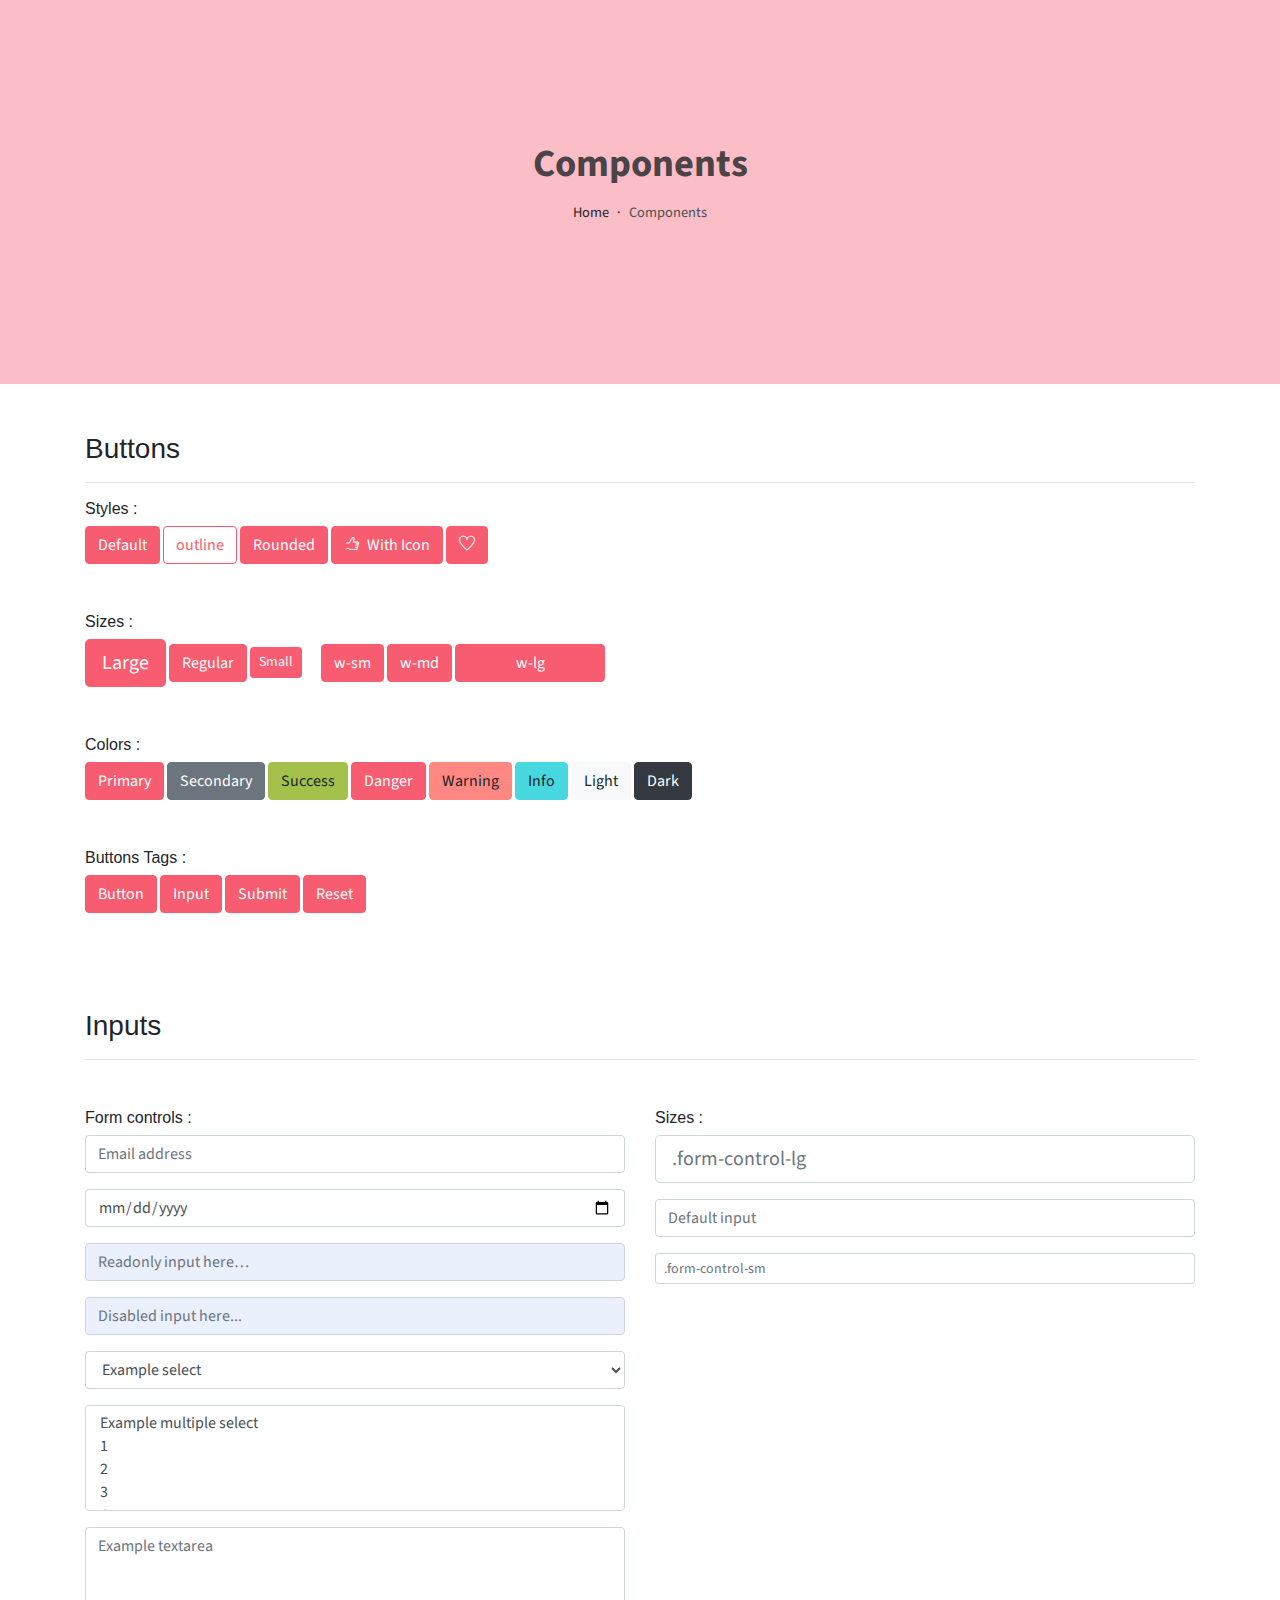
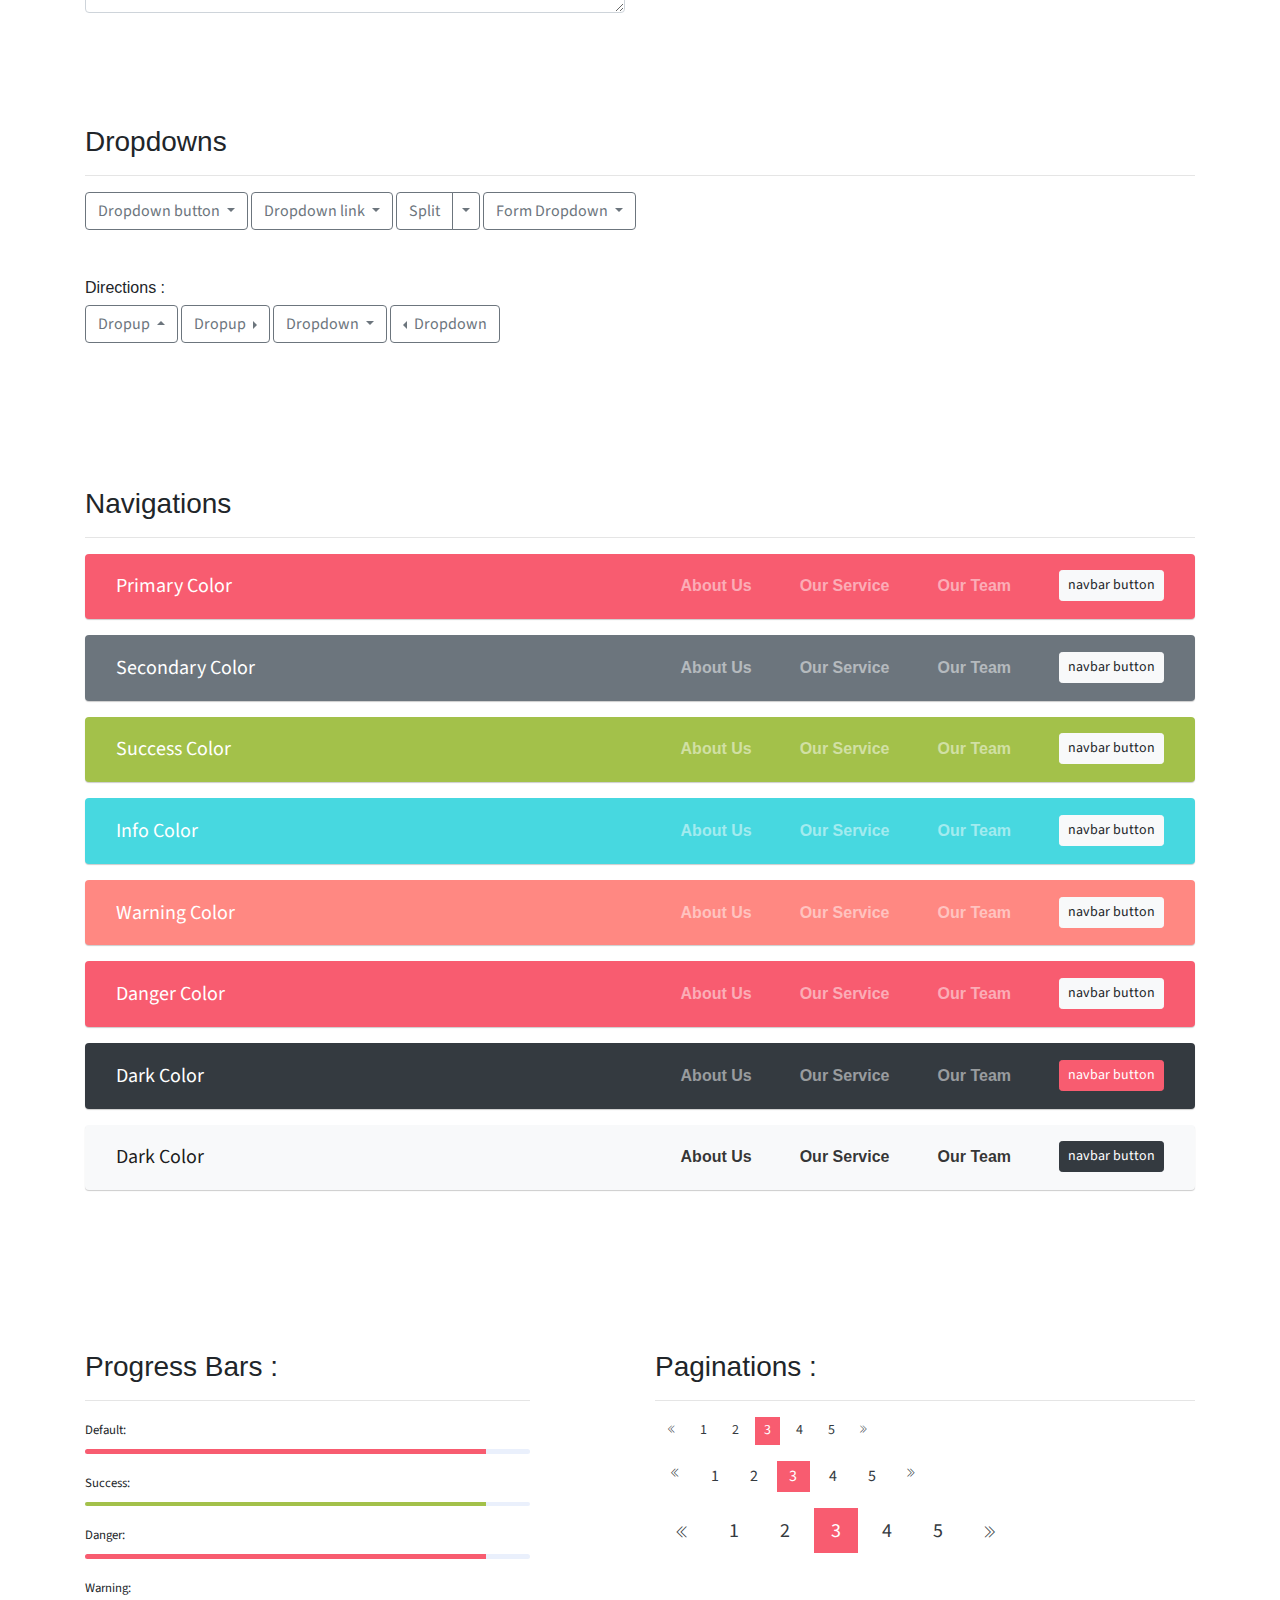
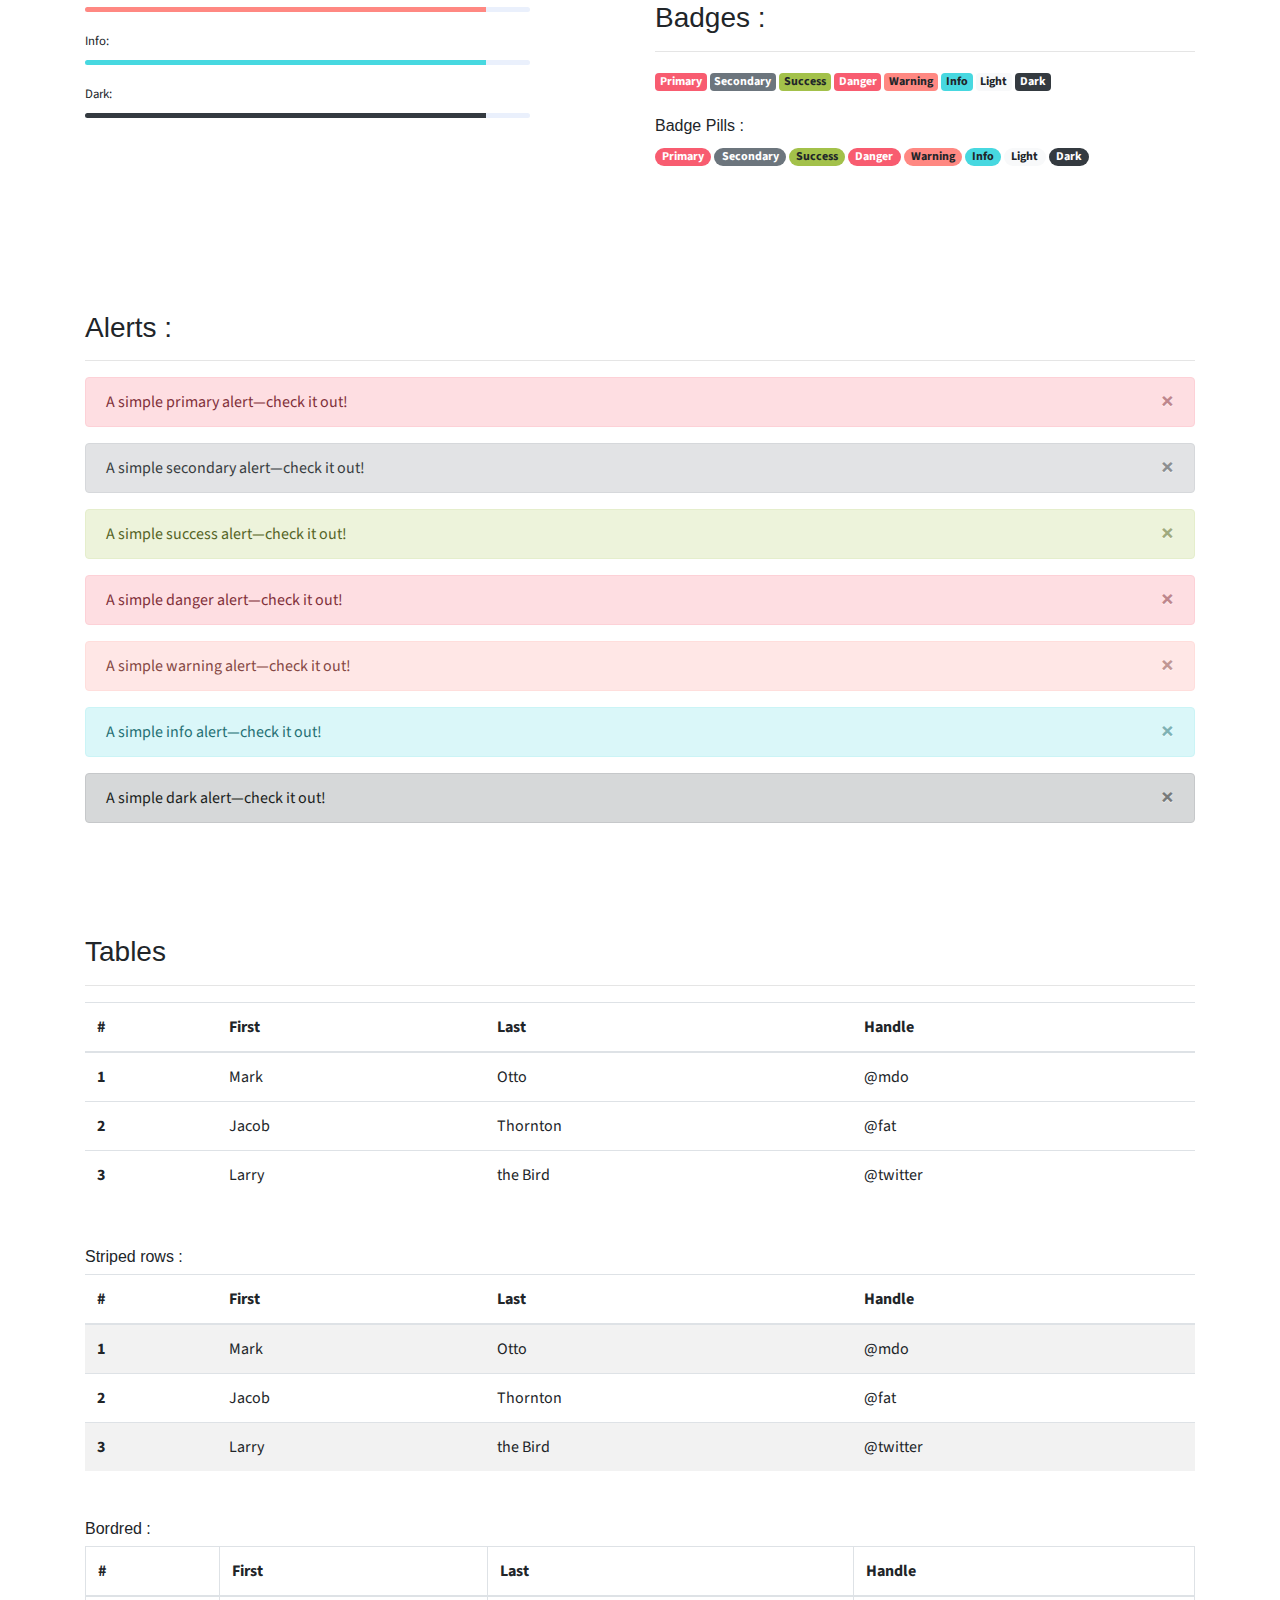
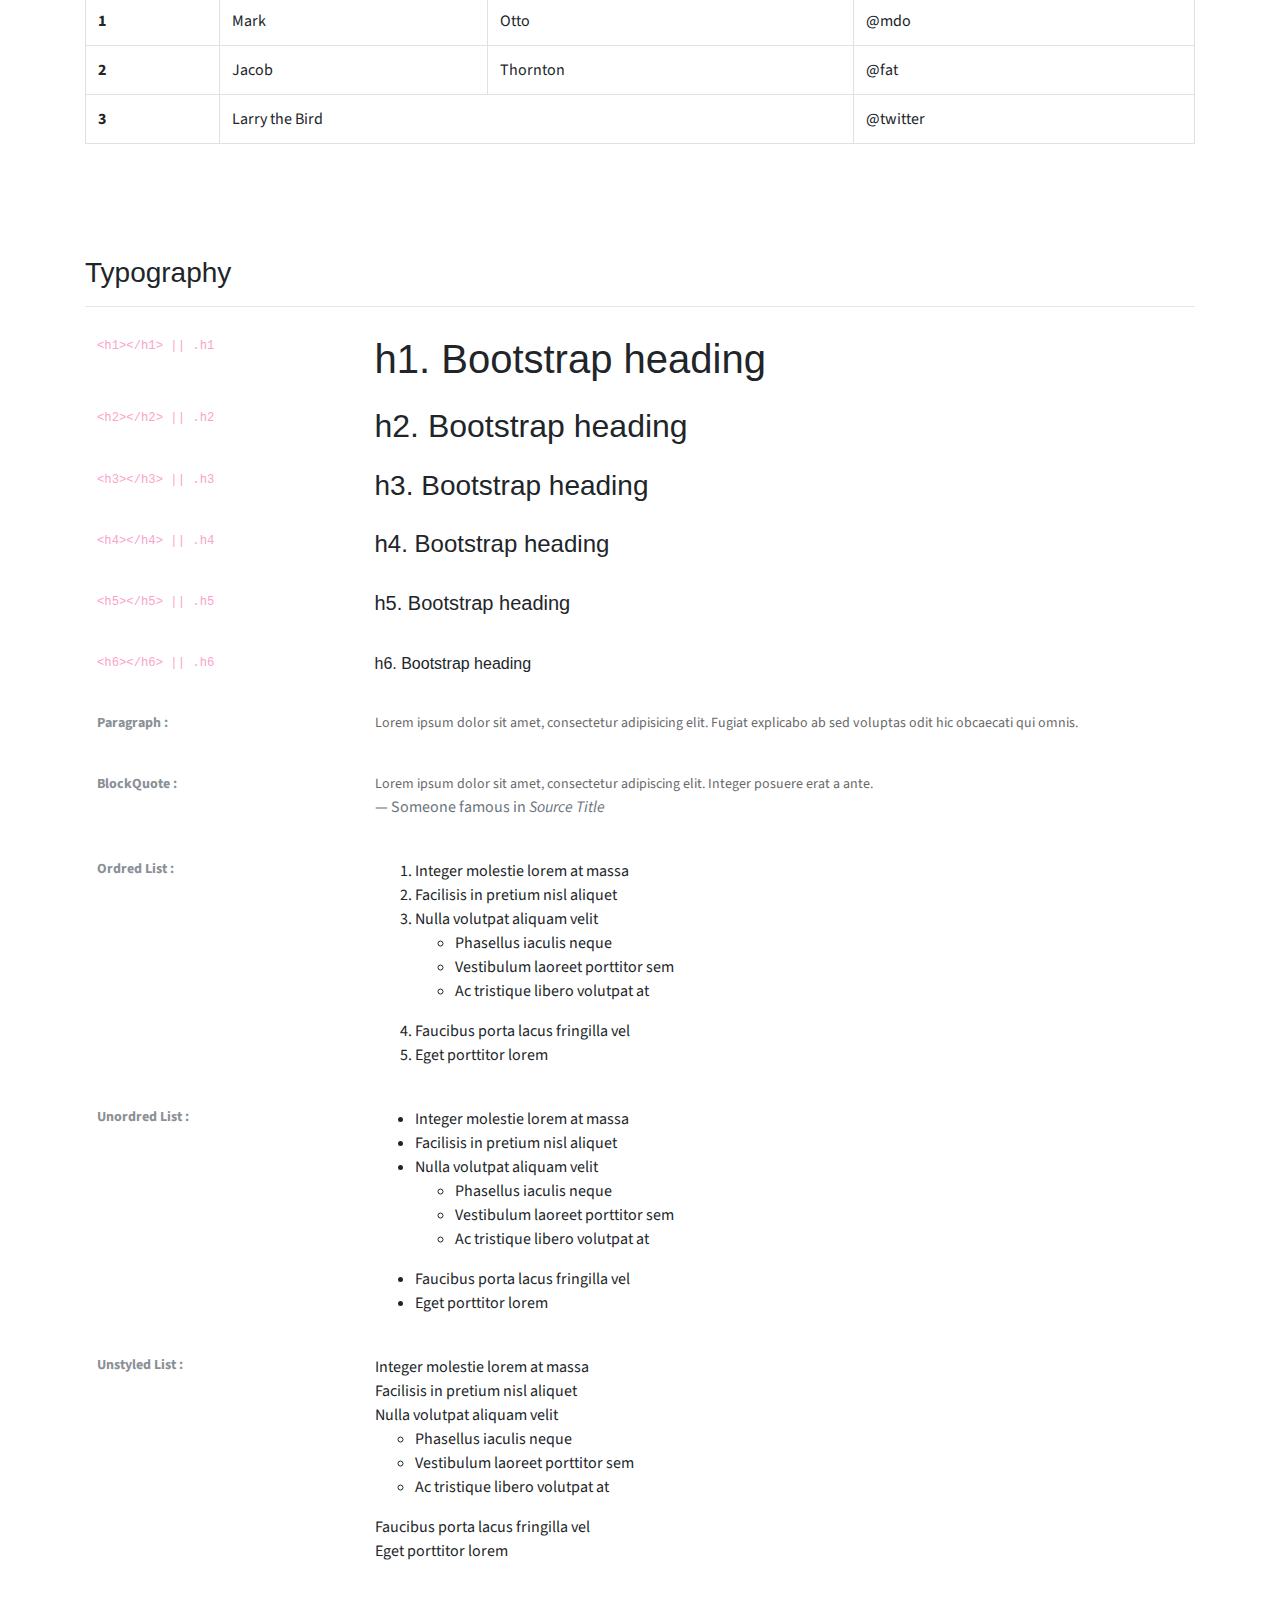
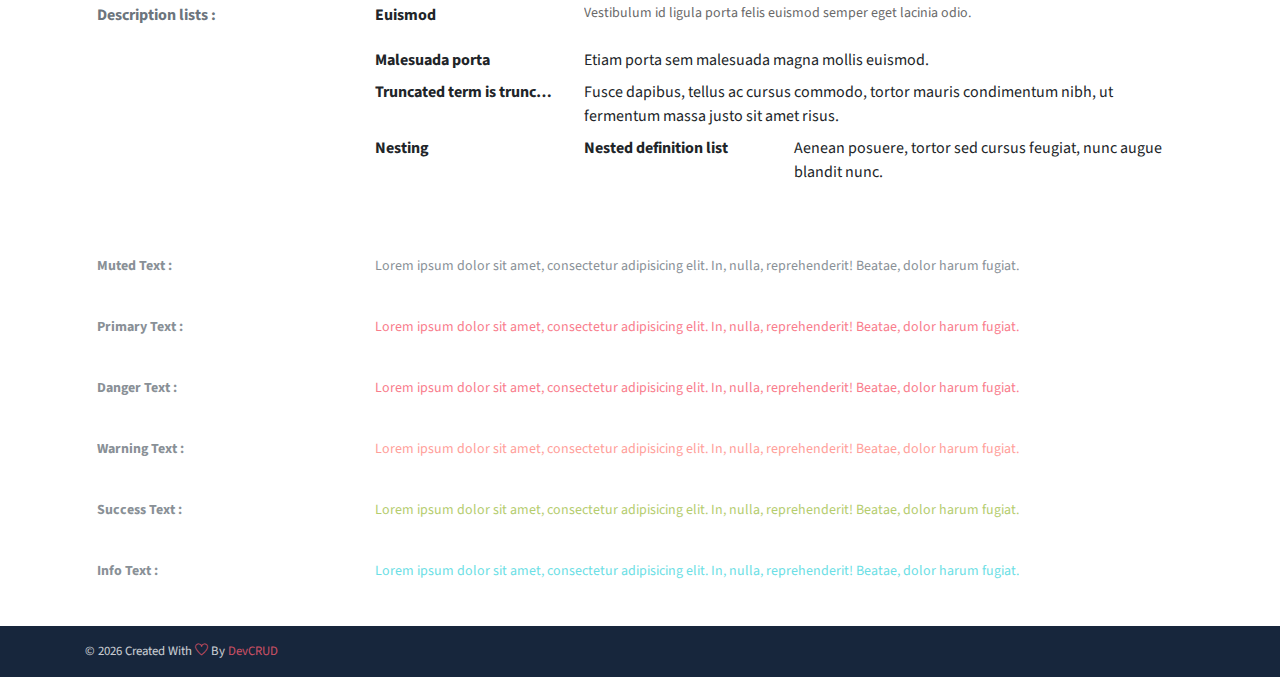
<file: components.html>
<!DOCTYPE html>
<html lang="en">
<head>
   <meta charset="utf-8">
   <meta name="viewport" content="width=device-width, initial-scale=1, shrink-to-fit=no">
   <meta name="description" content="Start your development with JohnDoe landing page.">
   <meta name="author" content="Devcrud">
   <title>JohnDoe Landing page | Components</title>
   <link rel="icon" href="favicon.png" type="image/png">
   <!-- font icons -->
   <link rel="stylesheet" href="vendors/themify-icons/css/themify-icons.css">
   <!-- Bootstrap + Steller  -->
   <link rel="stylesheet" href="style.css">
</head>
<body>

   <!-- Page Header -->
   <header class="header header-mini"> 
      <div class="header-title">Components</div> 
      <nav aria-label="breadcrumb">
         <ol class="breadcrumb">
            <li class="breadcrumb-item"><a href="/">Home</a></li>
            <li class="breadcrumb-item active" aria-current="page">Components</li>
         </ol>
      </nav>
   </header> <!-- End Of Page Header -->

   <!-- main content -->
   <div class="container">

      <!-- Buttons -->
      <h3 class="mt-5">Buttons</h3>
      <hr>
      <h6 class="section-secondary-title">Styles :</h6>
      <button class="btn btn-primary">Default</button>
      <button class="btn btn-outline-primary">outline</button>
      <button class="btn btn-primary rounded">Rounded</button>
      <button class="btn btn-primary rounded"><i class="ti-thumb-up pr-1"></i> With Icon</button>
      <button class="btn btn-primary circle"><i class="ti-heart"></i></button>

      <h6 class="section-secondary-title mt-5">Sizes :</h6>
      <button class="btn btn-primary btn-lg">Large</button>
      <button class="btn btn-primary ">Regular</button>
      <button class="btn btn-primary btn-sm">Small</button>
      <button class="btn btn-primary w-sm ml-3">w-sm</button>
      <button class="btn btn-primary w-md">w-md</button>
      <button class="btn btn-primary w-lg">w-lg</button>

      <h6 class="section-secondary-title mt-5">Colors :</h6>          
      <button type="button" class="btn btn-primary">Primary</button>
      <button type="button" class="btn btn-secondary">Secondary</button>
      <button type="button" class="btn btn-success">Success</button>
      <button type="button" class="btn btn-danger">Danger</button>
      <button type="button" class="btn btn-warning">Warning</button>
      <button type="button" class="btn btn-info">Info</button>
      <button type="button" class="btn btn-light">Light</button>
      <button type="button" class="btn btn-dark">Dark</button>

      <h6 class="section-secondary-title mt-5">Buttons Tags :</h6>
      <button class="btn btn-primary" type="submit">Button</button>
      <input class="btn btn-primary" type="button" value="Input">
      <input class="btn btn-primary" type="submit" value="Submit">
      <input class="btn btn-primary" type="reset" value="Reset">
      
      <!-- devider -->
      <div class="py-5"></div>

      <!-- Inputs -->
      <h3>Inputs</h3>
      <hr>
      <div class="row mt-5">
         <div class="col-md-6">
            <h6 class="section-secondary-title">Form controls :</h6>        
            <div class="form-group">
               <input type="email" class="form-control" id="exampleFormControlInput1" placeholder="Email address">
            </div>
            <div class="form-group">
               <input type="date" class="form-control" id="exampleFormControlInput1" placeholder="Date">
            </div>
            <div class="form-group">
               <input class="form-control" type="text" placeholder="Readonly input here…" readonly>
            </div>
            <div class="form-group">
               <input class="form-control" id="disabledInput" type="text" placeholder="Disabled input here..." disabled>
            </div>
            <div class="form-group">
               <select class="form-control" id="exampleFormControlSelect1">
                  <option>Example select</option>
                  <option>1</option>
                  <option>2</option>
                  <option>3</option>
                  <option>4</option>
                  <option>5</option>
               </select>
            </div>
            <div class="form-group">
               <select multiple class="form-control" id="exampleFormControlSelect2">
                  <option>Example multiple select</option>
                  <option>1</option>
                  <option>2</option>
                  <option>3</option>
                  <option>4</option>
                  <option>5</option>
               </select>
            </div>
            <div class="form-group">
               <textarea class="form-control" id="exampleFormControlTextarea1" rows="3" placeholder="Example textarea"></textarea>
            </div>
         </div>
         <div class="col-md-6">
            <h6 class="section-secondary-title">Sizes :</h6>    
            <div class="form-group">
               <input class="form-control form-control-lg" type="text" placeholder=".form-control-lg">             
            </div>
            <div class="form-group">
               <input class="form-control" type="text" placeholder="Default input">
            </div>
            <div class="form-group">
               <input class="form-control form-control-sm" type="text" placeholder=".form-control-sm"> 
            </div>
         </div>
      </div> <!-- end of inputs -->   

      <!-- devider -->
      <div class="py-5"></div>             

      <!-- Dropdowns -->
      <h3 class="components-section-title font-weight-normal">Dropdowns</h3>
      <hr>
      <div class="dropdown d-inline-block">
         <button class="btn btn-outline-secondary dropdown-toggle" type="button" id="dropdownMenuButton" data-toggle="dropdown" aria-haspopup="true" aria-expanded="false">
         Dropdown button
         </button>
         <div class="dropdown-menu" aria-labelledby="dropdownMenuButton">
         <a class="dropdown-item" href="#">Action</a>
         <a class="dropdown-item" href="#">Another action</a>
         <a class="dropdown-item" href="#">Something else here</a>
         </div>
      </div>
      <div class="dropdown d-inline-block">
         <a class="btn btn-outline-secondary dropdown-toggle" href="#" role="button" id="dropdownMenuLink" data-toggle="dropdown" aria-haspopup="true" aria-expanded="false">
            Dropdown link
         </a>
         <div class="dropdown-menu" aria-labelledby="dropdownMenuLink">
            <a class="dropdown-item" href="#">Action</a>
            <a class="dropdown-item" href="#">Another action</a>
            <a class="dropdown-item" href="#">Something else here</a>
         </div>
      </div>
      <div class="btn-group">
         <button type="button" class="btn btn-outline-secondary">Split</button>
         <button type="button" class="btn btn-outline-secondary dropdown-toggle dropdown-toggle-split" data-toggle="dropdown" aria-haspopup="true" aria-expanded="false">
         <span class="sr-only">Toggle Dropdown</span>
         </button>
         <div class="dropdown-menu">
            <a class="dropdown-item" href="#">Action</a>
            <a class="dropdown-item" href="#">Another action</a>
            <a class="dropdown-item" href="#">Something else here</a>
            <div class="dropdown-divider"></div>
            <a class="dropdown-item" href="#">Separated link</a>
         </div>
      </div>
      <div class="btn-group">
         <button class="btn btn-outline-secondary dropdown-toggle" type="button" id="dropdownMenuButton" data-toggle="dropdown" aria-haspopup="true" aria-expanded="false">
            Form Dropdown
         </button>
         <div class="dropdown-menu form">
            <form class="px-4 py-3">
               <div class="form-group">
                  <input type="email" class="form-control" id="exampleDropdownFormEmail1" placeholder="email@example.com">
               </div>
               <div class="form-group">
                  <input type="password" class="form-control" id="exampleDropdownFormPassword1" placeholder="Password">
               </div>
               <div class="form-check mb-3">
                  <input type="checkbox" class="form-check-input" id="dropdownCheck">
                  <label class="form-check-label" for="dropdownCheck">
                     Remember me
                  </label>
               </div>
               <button type="submit" class="btn btn-primary btn-block">Sign in</button>
            </form>
            <div class="dropdown-divider"></div>
            <a class="dropdown-item" href="#"><small>New around here? Sign up</small></a>
            <a class="dropdown-item" href="#"><small>Forgot password?</small></a>
         </div>
      </div>       
      <h6 class="section-secondary-title mt-5">Directions :</h6>  
      <div class="btn-group dropup">
         <button type="button" class="btn btn-outline-secondary dropdown-toggle" data-toggle="dropdown" aria-haspopup="true" aria-expanded="false">
            Dropup
         </button>
         <div class="dropdown-menu">
            <a class="dropdown-item" href="#">Action</a>
            <a class="dropdown-item" href="#">Another action</a>
            <a class="dropdown-item" href="#">Something else here</a>
            <div class="dropdown-divider"></div>
            <a class="dropdown-item" href="#">Separated link</a>
         </div>
      </div>
      <div class="btn-group dropright">
         <button type="button" class="btn btn-outline-secondary dropdown-toggle" data-toggle="dropdown" aria-haspopup="true" aria-expanded="false">
            Dropup
         </button>
         <div class="dropdown-menu">
            <a class="dropdown-item" href="#">Action</a>
            <a class="dropdown-item" href="#">Another action</a>
            <a class="dropdown-item" href="#">Something else here</a>
            <div class="dropdown-divider"></div>
            <a class="dropdown-item" href="#">Separated link</a>
         </div>
      </div>
      <div class="btn-group">
         <button type="button" class="btn btn-outline-secondary dropdown-toggle" data-toggle="dropdown" aria-haspopup="true" aria-expanded="false">
            Dropdown
         </button>
         <div class="dropdown-menu">
            <a class="dropdown-item" href="#">Action</a>
            <a class="dropdown-item" href="#">Another action</a>
            <a class="dropdown-item" href="#">Something else here</a>
            <div class="dropdown-divider"></div>
            <a class="dropdown-item" href="#">Separated link</a>
         </div>
      </div>
      <div class="btn-group dropleft">
         <button type="button" class="btn btn-outline-secondary dropdown-toggle" data-toggle="dropdown" aria-haspopup="true" aria-expanded="false">
            Dropdown
         </button>
         <div class="dropdown-menu">
            <a class="dropdown-item" href="#">Action</a>
            <a class="dropdown-item" href="#">Another action</a>
            <a class="dropdown-item" href="#">Something else here</a>
            <div class="dropdown-divider"></div>
            <a class="dropdown-item" href="#">Separated link</a>
         </div>
      </div> <!-- end of Dropdowns -->  

      <!-- devider -->
      <div class="py-5"></div>   

      <!-- navbars -->
      <h3 class="components-section-title font-weight-normal mt-5">Navigations</h3>
      <hr>
      <nav class="navbar navbar-expand-sm navbar-dark bg-primary rounded shadow mb-3">
         <div class="container">
            <a class="navbar-brand" href="#">Primary Color</a>
            <button class="navbar-toggler ml-auto" type="button" data-toggle="collapse" data-target="#navbarSupportedContent" aria-controls="navbarSupportedContent" aria-expanded="false" aria-label="Toggle navigation">
            <span class="navbar-toggler-icon"></span>
            </button>
            <div class="collapse navbar-collapse" id="navbarSupportedContent">
               <ul class="navbar-nav ml-auto"> 
                  <li class="nav-item">
                     <a class="nav-link" href="#about">About Us</a>
                  </li>
                  <li class="nav-item">
                     <a class="nav-link" href="#service">Our Service</a>
                  </li>
                  <li class="nav-item">
                     <a class="nav-link" href="#team">Our Team</a>
                  </li>
                  <li class="nav-item">
                     <a href="#book-table" class="ml-4 mt-1 btn btn-light btn-sm">navbar button</a>
                  </li>
               </ul>                       
            </div>
         </div>
      </nav>
      <nav class="navbar navbar-expand-sm navbar-dark bg-secondary rounded shadow mb-3">
         <div class="container">
            <a class="navbar-brand" href="#">Secondary Color</a>
            <button class="navbar-toggler ml-auto" type="button" data-toggle="collapse" data-target="#navbarSupportedContent" aria-controls="navbarSupportedContent" aria-expanded="false" aria-label="Toggle navigation">
            <span class="navbar-toggler-icon"></span>
            </button>
            <div class="collapse navbar-collapse" id="navbarSupportedContent">
               <ul class="navbar-nav ml-auto"> 
                  <li class="nav-item">
                     <a class="nav-link" href="#about">About Us</a>
                  </li>
                  <li class="nav-item">
                     <a class="nav-link" href="#service">Our Service</a>
                  </li>
                  <li class="nav-item">
                     <a class="nav-link" href="#team">Our Team</a>
                  </li>
                  <li class="nav-item">
                     <a href="#book-table" class="ml-4 mt-1 btn btn-light btn-sm">navbar button</a>
                  </li>
               </ul>                       
            </div>
         </div>
      </nav>
      <nav class="navbar navbar-expand-sm navbar-dark bg-success rounded shadow mb-3">
         <div class="container">
            <a class="navbar-brand" href="#">Success Color</a>
            <button class="navbar-toggler ml-auto" type="button" data-toggle="collapse" data-target="#navbarSupportedContent" aria-controls="navbarSupportedContent" aria-expanded="false" aria-label="Toggle navigation">
            <span class="navbar-toggler-icon"></span>
            </button>
            <div class="collapse navbar-collapse" id="navbarSupportedContent">
               <ul class="navbar-nav ml-auto"> 
                  <li class="nav-item">
                     <a class="nav-link" href="#about">About Us</a>
                  </li>
                  <li class="nav-item">
                     <a class="nav-link" href="#service">Our Service</a>
                  </li>
                  <li class="nav-item">
                     <a class="nav-link" href="#team">Our Team</a>
                  </li>
                  <li class="nav-item">
                     <a href="#book-table" class="ml-4 mt-1 btn btn-light btn-sm">navbar button</a>
                  </li>
               </ul>                       
            </div>
         </div>
      </nav>
      <nav class="navbar navbar-expand-sm navbar-dark bg-info rounded shadow mb-3">
         <div class="container">
            <a class="navbar-brand" href="#">Info Color</a>
            <button class="navbar-toggler ml-auto" type="button" data-toggle="collapse" data-target="#navbarSupportedContent" aria-controls="navbarSupportedContent" aria-expanded="false" aria-label="Toggle navigation">
            <span class="navbar-toggler-icon"></span>
            </button>
            <div class="collapse navbar-collapse" id="navbarSupportedContent">
               <ul class="navbar-nav ml-auto"> 
                  <li class="nav-item">
                     <a class="nav-link" href="#about">About Us</a>
                  </li>
                  <li class="nav-item">
                     <a class="nav-link" href="#service">Our Service</a>
                  </li>
                  <li class="nav-item">
                     <a class="nav-link" href="#team">Our Team</a>
                  </li>
                  <li class="nav-item">
                     <a href="#book-table" class="ml-4 mt-1 btn btn-light btn-sm">navbar button</a>
                  </li>
               </ul>                       
            </div>
         </div>
      </nav>
      <nav class="navbar navbar-expand-sm navbar-dark bg-warning rounded shadow mb-3">
         <div class="container">
            <a class="navbar-brand" href="#">Warning Color</a>
            <button class="navbar-toggler ml-auto" type="button" data-toggle="collapse" data-target="#navbarSupportedContent" aria-controls="navbarSupportedContent" aria-expanded="false" aria-label="Toggle navigation">
            <span class="navbar-toggler-icon"></span>
            </button>
            <div class="collapse navbar-collapse" id="navbarSupportedContent">
               <ul class="navbar-nav ml-auto"> 
                  <li class="nav-item">
                     <a class="nav-link" href="#about">About Us</a>
                  </li>
                  <li class="nav-item">
                     <a class="nav-link" href="#service">Our Service</a>
                  </li>
                  <li class="nav-item">
                     <a class="nav-link" href="#team">Our Team</a>
                  </li>
                  <li class="nav-item">
                     <a href="#book-table" class="ml-4 mt-1 btn btn-light btn-sm">navbar button</a>
                  </li>
               </ul>                       
            </div>
         </div>
      </nav>
      <nav class="navbar navbar-expand-sm navbar-dark bg-danger rounded shadow mb-3">
         <div class="container">
            <a class="navbar-brand" href="#">Danger Color</a>
            <button class="navbar-toggler ml-auto" type="button" data-toggle="collapse" data-target="#navbarSupportedContent" aria-controls="navbarSupportedContent" aria-expanded="false" aria-label="Toggle navigation">
            <span class="navbar-toggler-icon"></span>
            </button>
            <div class="collapse navbar-collapse" id="navbarSupportedContent">
               <ul class="navbar-nav ml-auto"> 
                  <li class="nav-item">
                     <a class="nav-link" href="#about">About Us</a>
                  </li>
                  <li class="nav-item">
                     <a class="nav-link" href="#service">Our Service</a>
                  </li>
                  <li class="nav-item">
                     <a class="nav-link" href="#team">Our Team</a>
                  </li>
                  <li class="nav-item">
                     <a href="#book-table" class="ml-4 mt-1 btn btn-light btn-sm">navbar button</a>
                  </li>
               </ul>                       
            </div>
         </div>
      </nav>
      <nav class="navbar navbar-expand-sm navbar-dark bg-dark rounded shadow mb-3">
         <div class="container">
            <a class="navbar-brand" href="#">Dark Color</a>
            <button class="navbar-toggler ml-auto" type="button" data-toggle="collapse" data-target="#navbarSupportedContent" aria-controls="navbarSupportedContent" aria-expanded="false" aria-label="Toggle navigation">
            <span class="navbar-toggler-icon"></span>
            </button>
            <div class="collapse navbar-collapse" id="navbarSupportedContent">
               <ul class="navbar-nav ml-auto"> 
                  <li class="nav-item">
                     <a class="nav-link" href="#about">About Us</a>
                  </li>
                  <li class="nav-item">
                     <a class="nav-link" href="#service">Our Service</a>
                  </li>
                  <li class="nav-item">
                     <a class="nav-link" href="#team">Our Team</a>
                  </li>
                  <li class="nav-item">
                     <a href="#book-table" class="ml-4 mt-1 btn btn-primary btn-sm">navbar button</a>
                  </li>
               </ul>                       
            </div>
         </div>
      </nav>
      <nav class="navbar navbar-expand-sm navbar-light bg-light rounded shadow mb-3">
         <div class="container">
            <a class="navbar-brand" href="#">Dark Color</a>
            <button class="navbar-toggler ml-auto" type="button" data-toggle="collapse" data-target="#navbarSupportedContent" aria-controls="navbarSupportedContent" aria-expanded="false" aria-label="Toggle navigation">
            <span class="navbar-toggler-icon"></span>
            </button>
            <div class="collapse navbar-collapse" id="navbarSupportedContent">
               <ul class="navbar-nav ml-auto"> 
                  <li class="nav-item">
                     <a class="nav-link" href="#about">About Us</a>
                  </li>
                  <li class="nav-item">
                     <a class="nav-link" href="#service">Our Service</a>
                  </li>
                  <li class="nav-item">
                     <a class="nav-link" href="#team">Our Team</a>
                  </li>
                  <li class="nav-item">
                     <a href="#book-table" class="ml-4 mt-1 btn btn-dark btn-sm">navbar button</a>
                  </li>
               </ul>                       
            </div>
         </div>
      </nav>
      <!-- End of navbars -->

      <!-- devider -->
      <div class="py-5"></div>   
      
      <!-- progress bars -->
      <div class="row justify-content-between">
         <div class="col-md-5">
            <h3 class="components-section-title font-weight-normal mt-5">Progress Bars :</h3>
            <hr>
            <small>Default: </small>
            <div class="progress mt-2 mb-3">
               <div class="progress-bar" role="progressbar" style="width: 90%" aria-valuenow="25" aria-valuemin="0" aria-valuemax="100"></div>
            </div>
            <small>Success:</small>
            <div class="progress mt-2 mb-3">
               <div class="progress-bar bg-success" role="progressbar" style="width: 90%" aria-valuenow="25" aria-valuemin="0" aria-valuemax="100"></div>
            </div>
            <small>Danger:</small>
            <div class="progress mt-2 mb-3">
               <div class="progress-bar bg-danger" role="progressbar" style="width: 90%" aria-valuenow="25" aria-valuemin="0" aria-valuemax="100"></div>
            </div>
            <small>Warning:</small>
            <div class="progress mt-2 mb-3">
               <div class="progress-bar bg-warning" role="progressbar" style="width: 90%" aria-valuenow="25" aria-valuemin="0" aria-valuemax="100"></div>
            </div>
            <small>Info:</small>
            <div class="progress mt-2 mb-3">
               <div class="progress-bar bg-info" role="progressbar" style="width: 90%" aria-valuenow="25" aria-valuemin="0" aria-valuemax="100"></div>
            </div>
            <small>Dark:</small>
            <div class="progress mt-2 mb-3">
               <div class="progress-bar bg-dark" role="progressbar" style="width: 90%" aria-valuenow="25" aria-valuemin="0" aria-valuemax="100"></div>
            </div>
         </div>
         <div class="col-md-6">
            <h3 class="components-section-title font-weight-normal mt-5">Paginations :</h3>
            <hr>
            <nav aria-label="Page navigation example">
               <ul class="pagination pagination-sm">
                  <li class="page-item"><a class="page-link" href="#"><i class="ti-angle-double-left"></i></a></li>
                  <li class="page-item"><a class="page-link" href="#">1</a></li>
                  <li class="page-item"><a class="page-link" href="#">2</a></li>
                  <li class="page-item active"><a class="page-link" href="#">3</a></li>
                  <li class="page-item"><a class="page-link" href="#">4</a></li>
                  <li class="page-item"><a class="page-link" href="#">5</a></li>
                  <li class="page-item"><a class="page-link" href="#"><i class="ti-angle-double-right"></i></a></li>
               </ul>
            </nav>
            <nav aria-label="Page navigation example">
               <ul class="pagination">
               <li class="page-item"><a class="page-link" href="#"><i class="ti-angle-double-left"></i></a></li>
                  <li class="page-item"><a class="page-link" href="#">1</a></li>
                  <li class="page-item"><a class="page-link" href="#">2</a></li>
                  <li class="page-item active"><a class="page-link" href="#">3</a></li>
                  <li class="page-item"><a class="page-link" href="#">4</a></li>
                  <li class="page-item"><a class="page-link" href="#">5</a></li>
                  <li class="page-item"><a class="page-link" href="#"><i class="ti-angle-double-right"></i></a></li>
               </ul>
            </nav>
            <nav aria-label="Page navigation example">
               <ul class="pagination pagination-lg">
                  <li class="page-item"><a class="page-link" href="#"><i class="ti-angle-double-left"></i></a></li>
                  <li class="page-item"><a class="page-link" href="#">1</a></li>
                  <li class="page-item"><a class="page-link" href="#">2</a></li>
                  <li class="page-item active"><a class="page-link" href="#">3</a></li>
                  <li class="page-item"><a class="page-link" href="#">4</a></li>
                  <li class="page-item"><a class="page-link" href="#">5</a></li>
                  <li class="page-item"><a class="page-link" href="#"><i class="ti-angle-double-right"></i></a></li>
               </ul>
            </nav>

            <!-- Badges -->
            <h3 class="components-section-title font-weight-normal mt-5">Badges :</h3>
            <hr>
            <span class="badge badge-primary">Primary</span>
            <span class="badge badge-secondary">Secondary</span>
            <span class="badge badge-success">Success</span>
            <span class="badge badge-danger">Danger</span>
            <span class="badge badge-warning">Warning</span>
            <span class="badge badge-info">Info</span>
            <span class="badge badge-light">Light</span>
            <span class="badge badge-dark">Dark</span>
            <h6 class="section-secondary-title mt-4 mb-2">Badge Pills :</h6>
            <span class="badge badge-pill badge-primary">Primary</span>
            <span class="badge badge-pill badge-secondary">Secondary</span>
            <span class="badge badge-pill badge-success">Success</span>
            <span class="badge badge-pill badge-danger">Danger</span>
            <span class="badge badge-pill badge-warning">Warning</span>
            <span class="badge badge-pill badge-info">Info</span>
            <span class="badge badge-pill badge-light">Light</span>
            <span class="badge badge-pill badge-dark">Dark</span>
         </div>
      </div> <!-- End of Progress bars -->

      <!-- devider -->
      <div class="py-5"></div>  

      <!-- Alerts -->
      <h3 class="components-section-title font-weight-normal mt-5">Alerts :</h3>
      <hr>
      <div class="alert alert-primary alert-dismissible fade show" role="alert">
         A simple primary alert—check it out!
         <button type="button" class="close" data-dismiss="alert" aria-label="Close">
            <span aria-hidden="true">&times;</span>
         </button>
      </div>
      <div class="alert alert-secondary alert-dismissible fade show" role="alert">
         A simple secondary alert—check it out!
         <button type="button" class="close" data-dismiss="alert" aria-label="Close">
            <span aria-hidden="true">&times;</span>
         </button>
      </div>
      <div class="alert alert-success alert-dismissible fade show" role="alert">
         A simple success alert—check it out!
         <button type="button" class="close" data-dismiss="alert" aria-label="Close">
            <span aria-hidden="true">&times;</span>
         </button>
      </div>
      <div class="alert alert-danger alert-dismissible fade show" role="alert">
         A simple danger alert—check it out!
         <button type="button" class="close" data-dismiss="alert" aria-label="Close">
            <span aria-hidden="true">&times;</span>
         </button>
      </div>
      <div class="alert alert-warning alert-dismissible fade show" role="alert">
         A simple warning alert—check it out!
         <button type="button" class="close" data-dismiss="alert" aria-label="Close">
            <span aria-hidden="true">&times;</span>
         </button>
      </div>
      <div class="alert alert-info alert-dismissible fade show" role="alert">
         A simple info alert—check it out!
         <button type="button" class="close" data-dismiss="alert" aria-label="Close">
            <span aria-hidden="true">&times;</span>
         </button>
      </div>
      <div class="alert alert-dark alert-dismissible fade show" role="alert">
         A simple dark alert—check it out!
         <button type="button" class="close" data-dismiss="alert" aria-label="Close">
            <span aria-hidden="true">&times;</span>
         </button>
      </div>
      <!-- end of alerts -->

      <!-- devider -->
      <div class="py-5"></div> 
   
      <!-- tables -->
      <h3 class="components-section-title">Tables</h3>
      <hr>
      <table class="table">
         <thead>
            <tr>
               <th scope="col">#</th>
               <th scope="col">First</th>
               <th scope="col">Last</th>
               <th scope="col">Handle</th>
            </tr>
         </thead>
         <tbody>
            <tr>
               <th scope="row">1</th>
               <td>Mark</td>
               <td>Otto</td>
               <td>@mdo</td>
            </tr>
            <tr>
               <th scope="row">2</th>
               <td>Jacob</td>
               <td>Thornton</td>
               <td>@fat</td>
            </tr>
            <tr>
               <th scope="row">3</th>
               <td>Larry</td>
               <td>the Bird</td>
               <td>@twitter</td>
            </tr>
         </tbody>
      </table>

      <h6 class="section-secondary-title mt-5">Striped rows :</h6>
      <table class="table table-striped">
         <thead>
            <tr>
               <th scope="col">#</th>
               <th scope="col">First</th>
               <th scope="col">Last</th>
               <th scope="col">Handle</th>
            </tr>
         </thead>
         <tbody>
            <tr>
               <th scope="row">1</th>
               <td>Mark</td>
               <td>Otto</td>
               <td>@mdo</td>
            </tr>
            <tr>
               <th scope="row">2</th>
               <td>Jacob</td>
               <td>Thornton</td>
               <td>@fat</td>
            </tr>
            <tr>
               <th scope="row">3</th>
               <td>Larry</td>
               <td>the Bird</td>
               <td>@twitter</td>
            </tr>
         </tbody>
      </table>

      <h6 class="section-secondary-title mt-5">Bordred :</h6>
      <table class="table table-bordered">
         <thead>
            <tr>
               <th scope="col">#</th>
               <th scope="col">First</th>
               <th scope="col">Last</th>
               <th scope="col">Handle</th>
            </tr>
         </thead>
         <tbody>
            <tr>
               <th scope="row">1</th>
               <td>Mark</td>
               <td>Otto</td>
               <td>@mdo</td>
            </tr>
            <tr>
               <th scope="row">2</th>
               <td>Jacob</td>
               <td>Thornton</td>
               <td>@fat</td>
            </tr>
            <tr>
               <th scope="row">3</th>
               <td colspan="2">Larry the Bird</td>
               <td>@twitter</td>
            </tr>
         </tbody>
      </table>
      <!-- end of tables -->

      <!-- devider -->
      <div class="py-5"></div> 

      <!-- typography -->
      <h3 class="components-section-title">Typography</h3>
      <hr>
     
      <table class="table table-borderless v-align-center">
         <tbody>
            <tr>
               <td>
                  <p><code class="highlighter-rouge">&lt;h1&gt;&lt;/h1&gt; || .h1</code></p>
               </td>
               <td class="w-75"><span class="h1">h1. Bootstrap heading</span></td>
            </tr>
            <tr>
               <td>
                  <p><code class="highlighter-rouge">&lt;h2&gt;&lt;/h2&gt; || .h2</code></p>
               </td>
               <td><span class="h2">h2. Bootstrap heading</span></td>
            </tr>
            <tr>
               <td>
                  <p><code class="highlighter-rouge">&lt;h3&gt;&lt;/h3&gt; || .h3</code></p>
               </td>
               <td><span class="h3">h3. Bootstrap heading</span></td>
            </tr>
            <tr>
               <td>
                  <p><code class="highlighter-rouge">&lt;h4&gt;&lt;/h4&gt; || .h4</code></p>
               </td>
               <td><span class="h4">h4. Bootstrap heading</span></td>
            </tr>
            <tr>
               <td>
                  <p><code class="highlighter-rouge">&lt;h5&gt;&lt;/h5&gt; || .h5</code></p>
               </td>
               <td><span class="h5">h5. Bootstrap heading</span></td>
            </tr>
            <tr>
               <td>
                  <p><code class="highlighter-rouge">&lt;h6&gt;&lt;/h6&gt; || .h6</code></p>
               </td>
               <td><span class="h6">h6. Bootstrap heading</span></td>
            </tr>
            <tr>
               <td>
                  <p class="font-weight-bold text-muted">Paragraph :</p>
               </td>
               <td><p>Lorem ipsum dolor sit amet, consectetur adipisicing elit. Fugiat explicabo ab sed voluptas odit hic obcaecati qui omnis.</p></td>
            </tr>
            <tr>
               <td>
                  <p class="font-weight-bold text-muted">BlockQuote :</p>
               </td>
               <td>
                  <blockquote class="blockquote">
                     <p class="mb-0">Lorem ipsum dolor sit amet, consectetur adipiscing elit. Integer posuere erat a ante.</p>
                     <footer class="blockquote-footer">Someone famous in <cite title="Source Title">Source Title</cite></footer>
                  </blockquote>
               </td>
            </tr>

            
            <tr>
               <td><p class="font-weight-bold text-muted">Ordred List :</p></td>
               <td>
                  <ol>
                     <li>Integer molestie lorem at massa</li>
                     <li>Facilisis in pretium nisl aliquet</li>
                     <li>Nulla volutpat aliquam velit
                        <ul>
                           <li>Phasellus iaculis neque</li>
                           <li>Vestibulum laoreet porttitor sem</li>
                           <li>Ac tristique libero volutpat at</li>
                        </ul>
                     </li>
                     <li>Faucibus porta lacus fringilla vel</li>
                     <li>Eget porttitor lorem</li>
                  </ol>
               </td>
            </tr>
            <tr>
               <td><p class="font-weight-bold text-muted">Unordred List :</p></td>
               <td>
                  <ul >
                     <li>Integer molestie lorem at massa</li>
                     <li>Facilisis in pretium nisl aliquet</li>
                     <li>Nulla volutpat aliquam velit
                        <ul>
                           <li>Phasellus iaculis neque</li>
                           <li>Vestibulum laoreet porttitor sem</li>
                           <li>Ac tristique libero volutpat at</li>
                        </ul>
                     </li>
                     <li>Faucibus porta lacus fringilla vel</li>
                     <li>Eget porttitor lorem</li>
                  </ul>
               </td>
            </tr>
            <tr>
               <td><p class="font-weight-bold text-muted">Unstyled List :</p></td>
               <td>
                  <ul class="list-unstyled">
                     <li>Integer molestie lorem at massa</li>
                     <li>Facilisis in pretium nisl aliquet</li>
                     <li>Nulla volutpat aliquam velit
                        <ul>
                           <li>Phasellus iaculis neque</li>
                           <li>Vestibulum laoreet porttitor sem</li>
                           <li>Ac tristique libero volutpat at</li>
                        </ul>
                     </li>
                     <li>Faucibus porta lacus fringilla vel</li>
                     <li>Eget porttitor lorem</li>
                  </ul>
               </td>
            </tr>
            <tr>
               <td class="font-weight-bold text-muted">Description lists : </td>
               <td>
                  <dl class="row">
                     <dt class="col-sm-3">Euismod</dt>
                     <dd class="col-sm-9">
                        <p>Vestibulum id ligula porta felis euismod semper eget lacinia odio.</p>
                     </dd>

                     <dt class="col-sm-3">Malesuada porta</dt>
                     <dd class="col-sm-9">Etiam porta sem malesuada magna mollis euismod.</dd>

                     <dt class="col-sm-3 text-truncate">Truncated term is truncated</dt>
                     <dd class="col-sm-9">Fusce dapibus, tellus ac cursus commodo, tortor mauris condimentum nibh, ut fermentum massa justo sit amet risus.</dd>

                     <dt class="col-sm-3">Nesting</dt>
                     <dd class="col-sm-9">
                        <dl class="row">
                           <dt class="col-sm-4">Nested definition list</dt>
                           <dd class="col-sm-8">Aenean posuere, tortor sed cursus feugiat, nunc augue blandit nunc.</dd>
                        </dl>
                     </dd>
                  </dl>
               </td>
            </tr>
            <tr>
               <td>
                  <p class="font-weight-bold text-muted">Muted Text :</p>
               </td>
               <td>
                  <p class="text-muted">Lorem ipsum dolor sit amet, consectetur adipisicing elit. In, nulla, reprehenderit! Beatae, dolor harum fugiat.</p>
               </td>
            </tr>
            <tr>
               <td>
                  <p class="font-weight-bold text-muted">Primary Text :</p>
               </td>
               <td>
                  <p class="text-primary">Lorem ipsum dolor sit amet, consectetur adipisicing elit. In, nulla, reprehenderit! Beatae, dolor harum fugiat.</p>
               </td>
            </tr>
            <tr>
               <td>
                  <p class="font-weight-bold text-muted">Danger Text :</p>
               </td>
               <td>
                  <p class="text-danger">Lorem ipsum dolor sit amet, consectetur adipisicing elit. In, nulla, reprehenderit! Beatae, dolor harum fugiat.</p>
               </td>
            </tr>
            <tr>
               <td>
                  <p class="font-weight-bold text-muted">Warning Text :</p>
               </td>
               <td>
                  <p class="text-warning">Lorem ipsum dolor sit amet, consectetur adipisicing elit. In, nulla, reprehenderit! Beatae, dolor harum fugiat.</p>
               </td>
            </tr>
            <tr>
               <td>
                  <p class="font-weight-bold text-muted">Success Text :</p>
               </td>
               <td>
                  <p class="text-success">Lorem ipsum dolor sit amet, consectetur adipisicing elit. In, nulla, reprehenderit! Beatae, dolor harum fugiat.</p>
               </td>
            </tr>
            <tr>
               <td>
                  <p class="font-weight-bold text-muted">Info Text :</p>
               </td>
               <td>
                  <p class="text-info">Lorem ipsum dolor sit amet, consectetur adipisicing elit. In, nulla, reprehenderit! Beatae, dolor harum fugiat.</p>
               </td>
            </tr>
         </tbody>
      </table>
   </div>
   <!-- end of typography -->

   <!-- Page Footer -->
   <footer class="footer py-3">
        <div class="container">
            <p class="small mb-0 text-light">
                &copy; <script>document.write(new Date().getFullYear())</script> Created With <i class="ti-heart text-danger"></i> By <a href="http://devcrud.com" target="_blank"><span class="text-danger" title="Bootstrap 4 Themes and Dashboards">DevCRUD</span></a> 
            </p>
        </div>
    </footer>
   <!-- End of Page Footer -->  
   
   <!-- core  -->
   <script src="vendors/jquery/jquery-3.4.1.js"></script>
   <script src="vendors/bootstrap/bootstrap.bundle.js"></script>

</body>
</html>
</file>
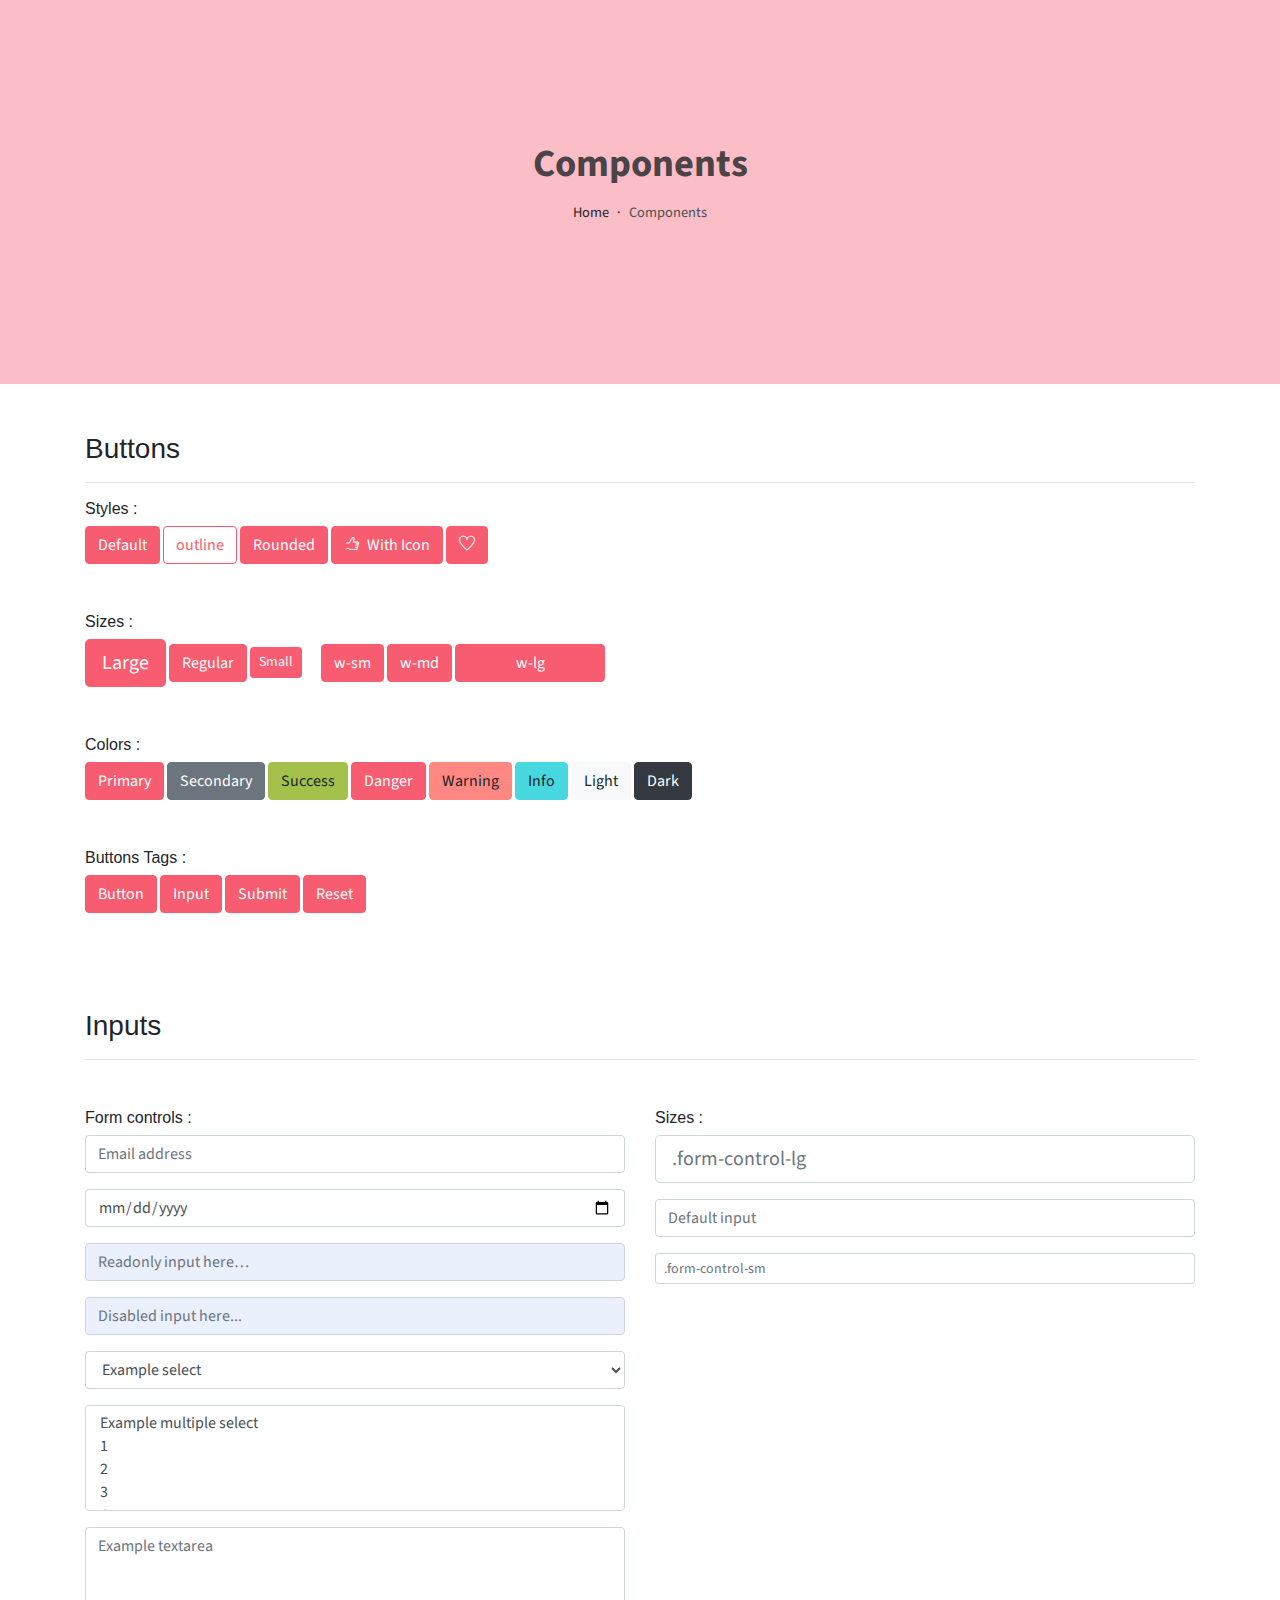
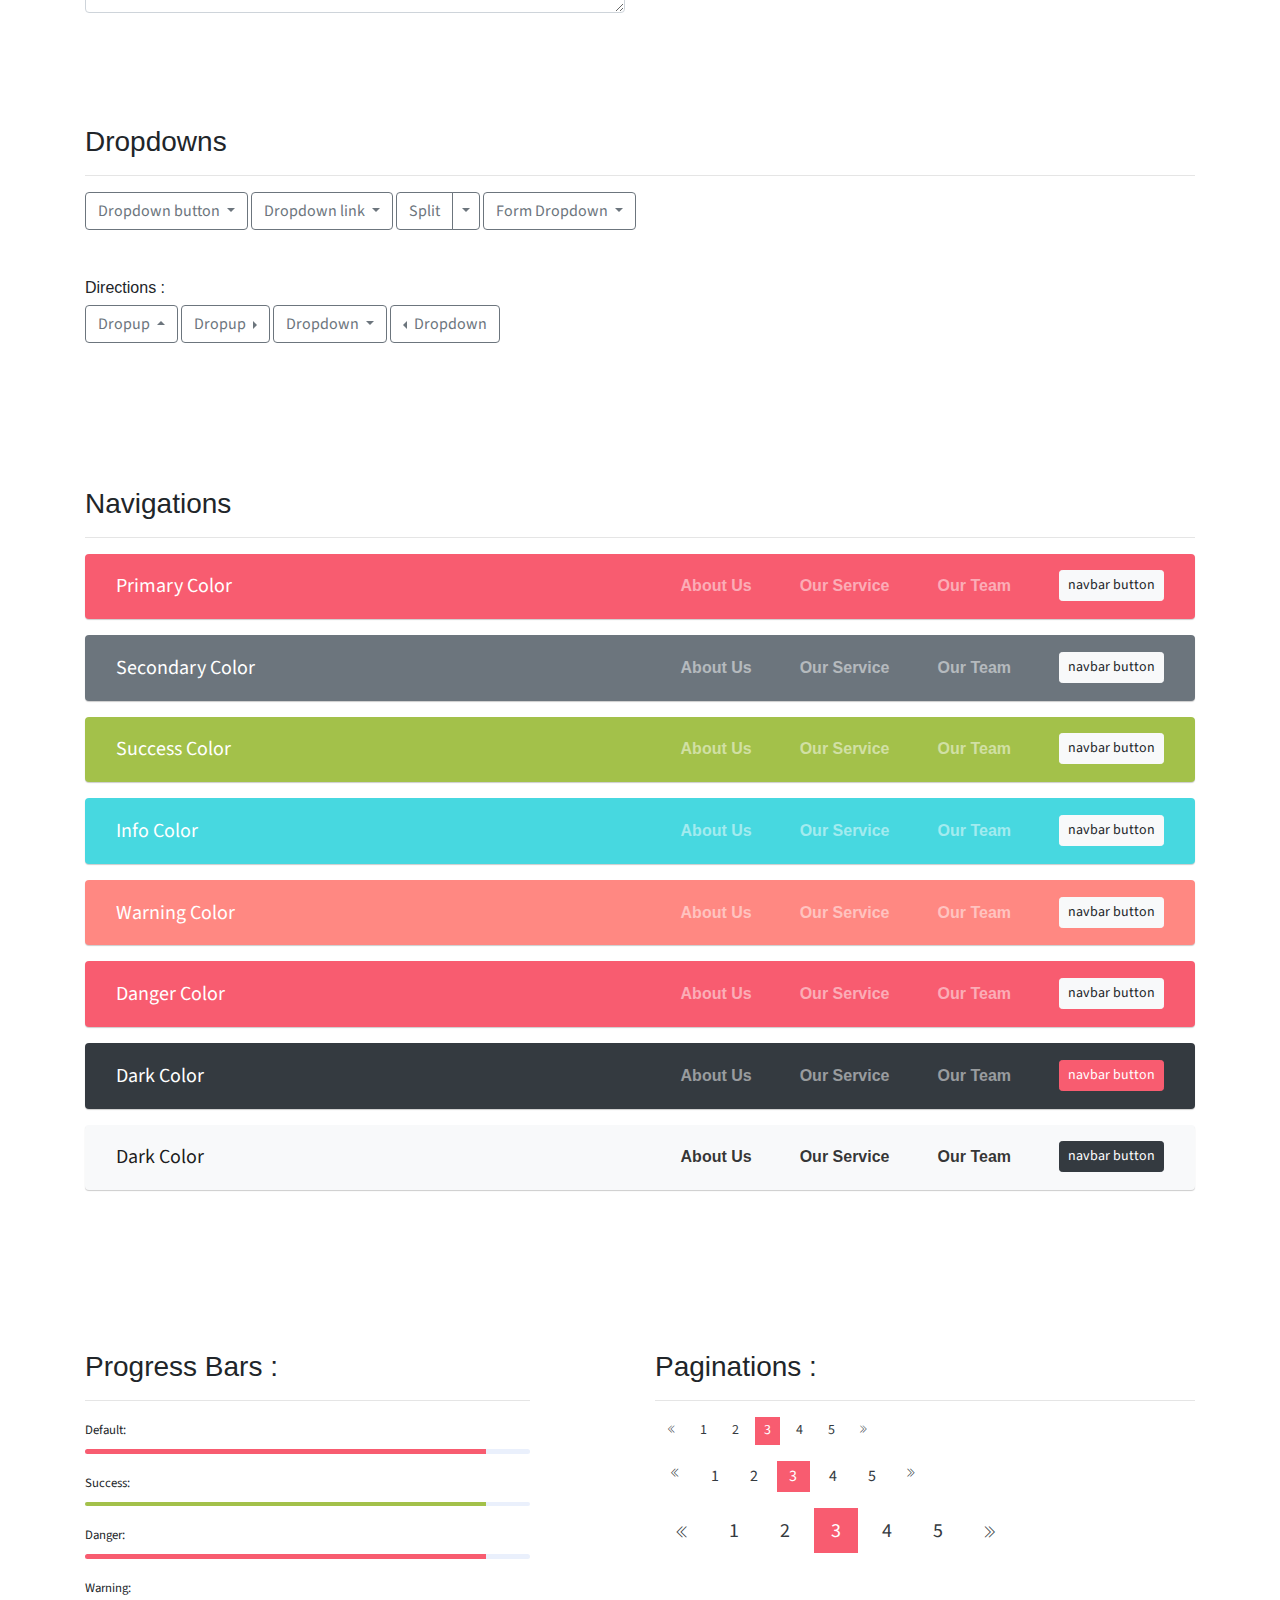
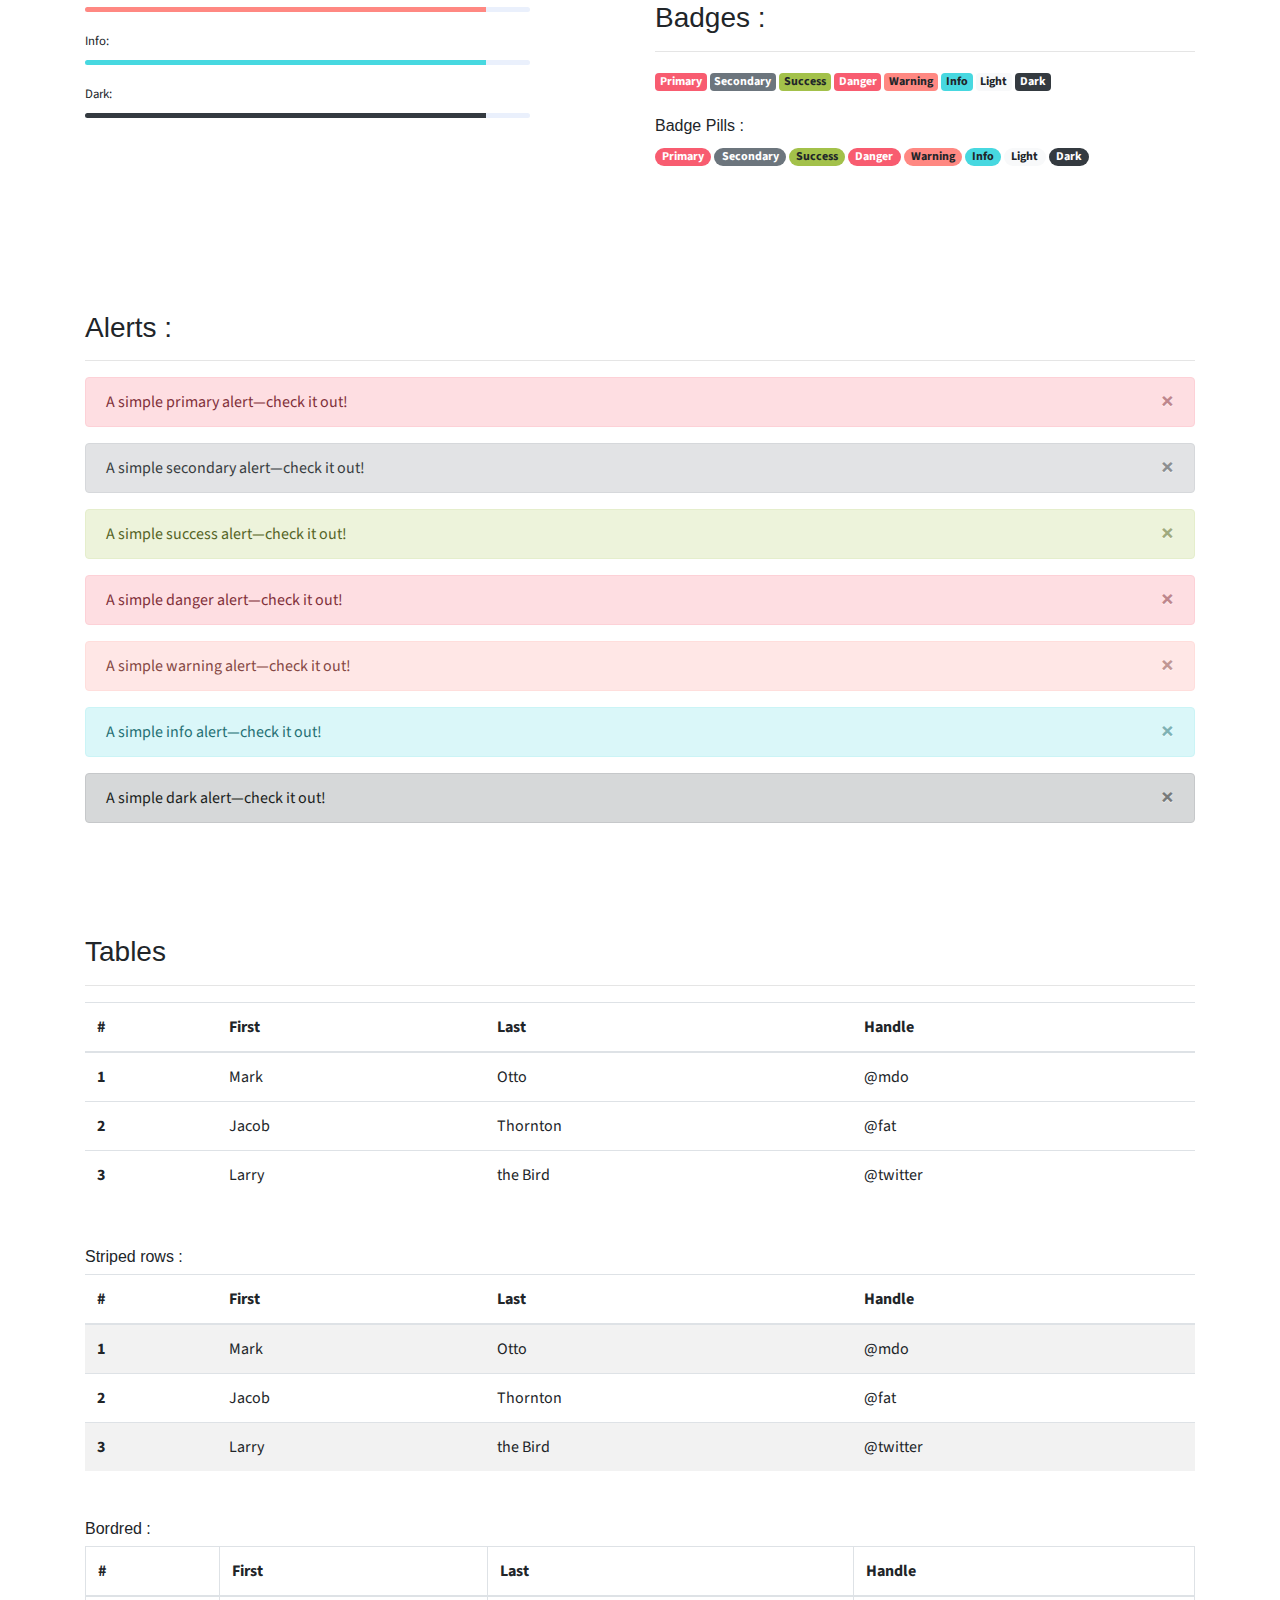
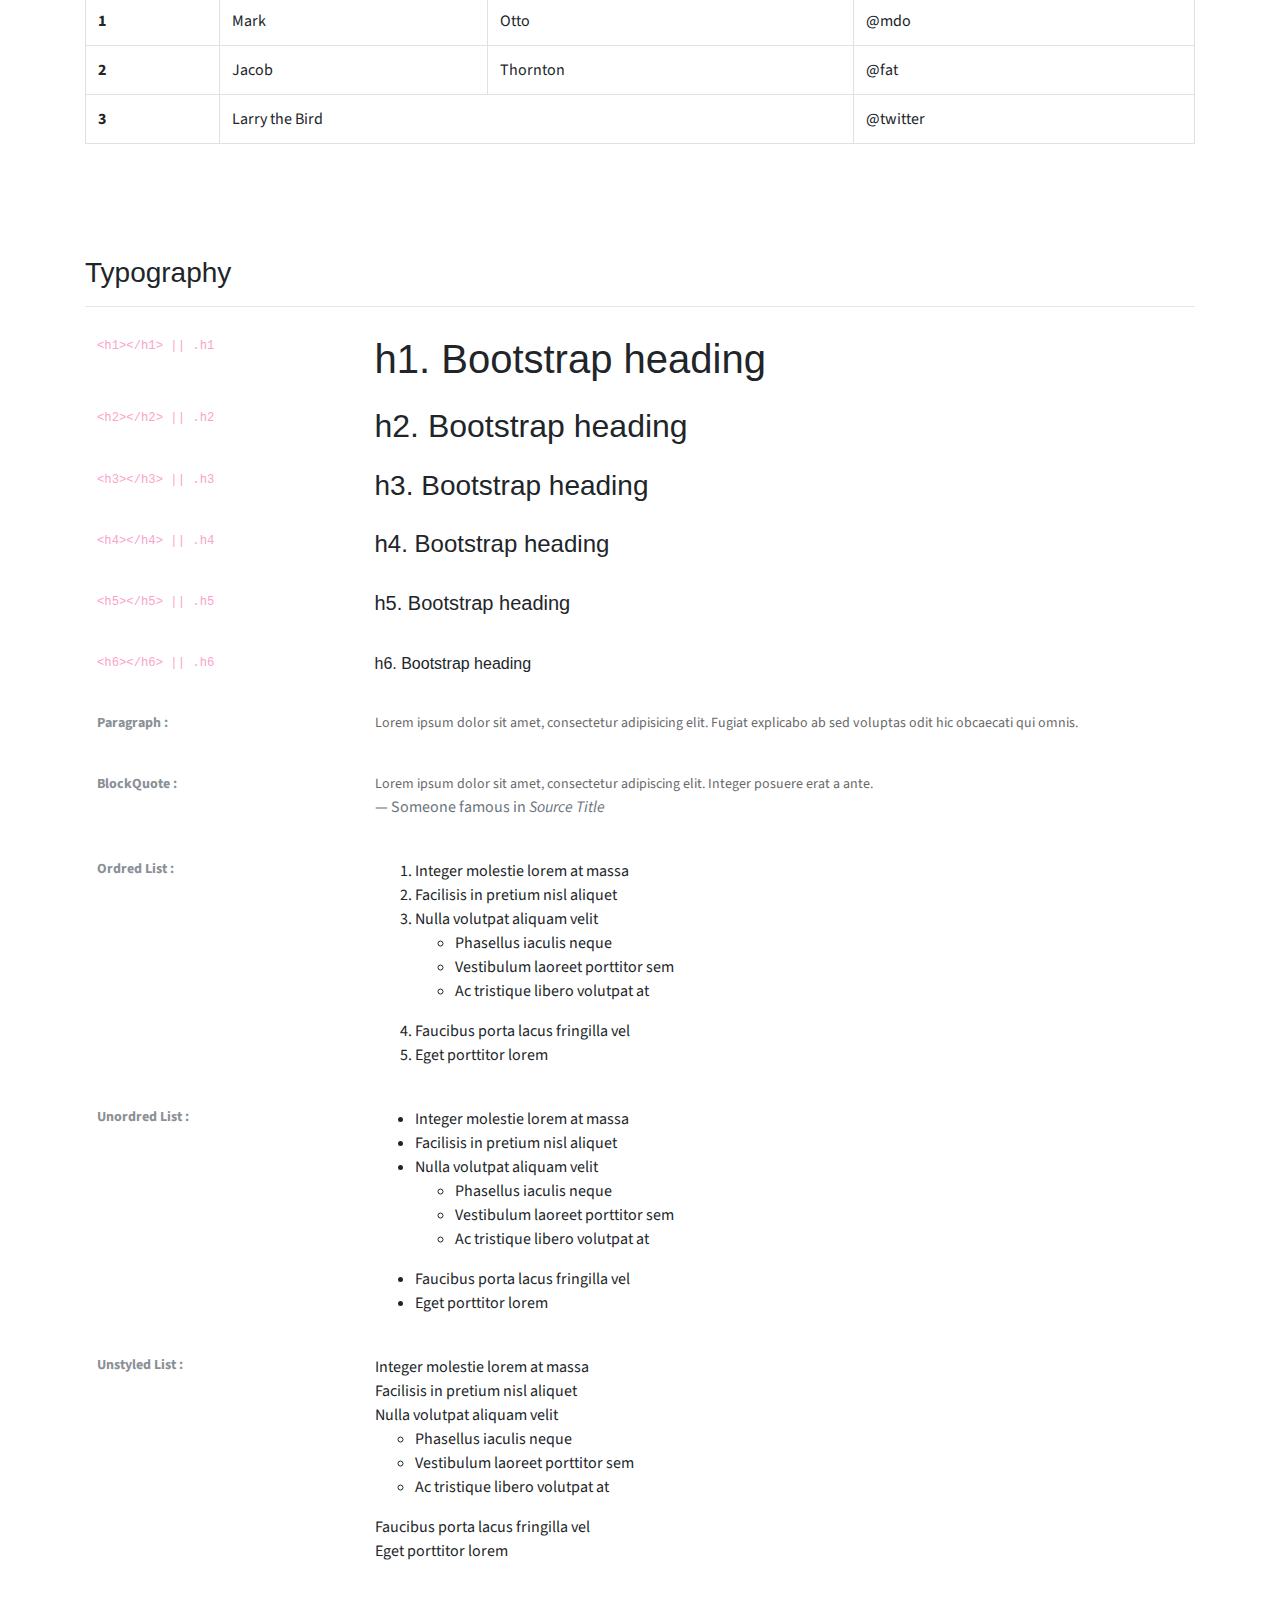
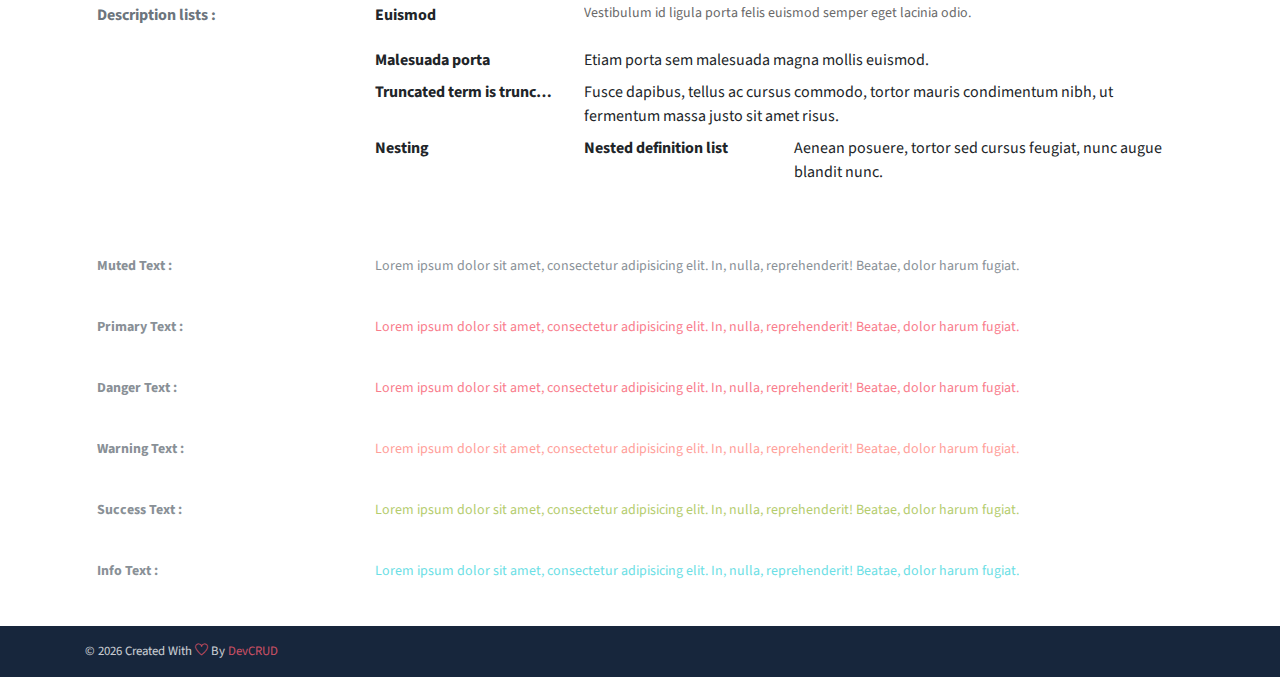
<file: public_html/components.html>
<!DOCTYPE html>
<html lang="en">
<head>
   <meta charset="utf-8">
   <meta name="viewport" content="width=device-width, initial-scale=1, shrink-to-fit=no">
   <meta name="description" content="Start your development with JohnDoe landing page.">
   <meta name="author" content="Devcrud">
   <title>JohnDoe Landing page | Components</title>
   <link rel="icon" href="assets/imgs/favicon.png" type="image/png">
   <!-- font icons -->
   <link rel="stylesheet" href="assets/vendors/themify-icons/css/themify-icons.css">
   <!-- Bootstrap + Steller  -->
   <link rel="stylesheet" href="assets/css/style.css">
</head>
<body>

   <!-- Page Header -->
   <header class="header header-mini"> 
      <div class="header-title">Components</div> 
      <nav aria-label="breadcrumb">
         <ol class="breadcrumb">
            <li class="breadcrumb-item"><a href="/">Home</a></li>
            <li class="breadcrumb-item active" aria-current="page">Components</li>
         </ol>
      </nav>
   </header> <!-- End Of Page Header -->

   <!-- main content -->
   <div class="container">

      <!-- Buttons -->
      <h3 class="mt-5">Buttons</h3>
      <hr>
      <h6 class="section-secondary-title">Styles :</h6>
      <button class="btn btn-primary">Default</button>
      <button class="btn btn-outline-primary">outline</button>
      <button class="btn btn-primary rounded">Rounded</button>
      <button class="btn btn-primary rounded"><i class="ti-thumb-up pr-1"></i> With Icon</button>
      <button class="btn btn-primary circle"><i class="ti-heart"></i></button>

      <h6 class="section-secondary-title mt-5">Sizes :</h6>
      <button class="btn btn-primary btn-lg">Large</button>
      <button class="btn btn-primary ">Regular</button>
      <button class="btn btn-primary btn-sm">Small</button>
      <button class="btn btn-primary w-sm ml-3">w-sm</button>
      <button class="btn btn-primary w-md">w-md</button>
      <button class="btn btn-primary w-lg">w-lg</button>

      <h6 class="section-secondary-title mt-5">Colors :</h6>          
      <button type="button" class="btn btn-primary">Primary</button>
      <button type="button" class="btn btn-secondary">Secondary</button>
      <button type="button" class="btn btn-success">Success</button>
      <button type="button" class="btn btn-danger">Danger</button>
      <button type="button" class="btn btn-warning">Warning</button>
      <button type="button" class="btn btn-info">Info</button>
      <button type="button" class="btn btn-light">Light</button>
      <button type="button" class="btn btn-dark">Dark</button>

      <h6 class="section-secondary-title mt-5">Buttons Tags :</h6>
      <button class="btn btn-primary" type="submit">Button</button>
      <input class="btn btn-primary" type="button" value="Input">
      <input class="btn btn-primary" type="submit" value="Submit">
      <input class="btn btn-primary" type="reset" value="Reset">
      
      <!-- devider -->
      <div class="py-5"></div>

      <!-- Inputs -->
      <h3>Inputs</h3>
      <hr>
      <div class="row mt-5">
         <div class="col-md-6">
            <h6 class="section-secondary-title">Form controls :</h6>        
            <div class="form-group">
               <input type="email" class="form-control" id="exampleFormControlInput1" placeholder="Email address">
            </div>
            <div class="form-group">
               <input type="date" class="form-control" id="exampleFormControlInput1" placeholder="Date">
            </div>
            <div class="form-group">
               <input class="form-control" type="text" placeholder="Readonly input here…" readonly>
            </div>
            <div class="form-group">
               <input class="form-control" id="disabledInput" type="text" placeholder="Disabled input here..." disabled>
            </div>
            <div class="form-group">
               <select class="form-control" id="exampleFormControlSelect1">
                  <option>Example select</option>
                  <option>1</option>
                  <option>2</option>
                  <option>3</option>
                  <option>4</option>
                  <option>5</option>
               </select>
            </div>
            <div class="form-group">
               <select multiple class="form-control" id="exampleFormControlSelect2">
                  <option>Example multiple select</option>
                  <option>1</option>
                  <option>2</option>
                  <option>3</option>
                  <option>4</option>
                  <option>5</option>
               </select>
            </div>
            <div class="form-group">
               <textarea class="form-control" id="exampleFormControlTextarea1" rows="3" placeholder="Example textarea"></textarea>
            </div>
         </div>
         <div class="col-md-6">
            <h6 class="section-secondary-title">Sizes :</h6>    
            <div class="form-group">
               <input class="form-control form-control-lg" type="text" placeholder=".form-control-lg">             
            </div>
            <div class="form-group">
               <input class="form-control" type="text" placeholder="Default input">
            </div>
            <div class="form-group">
               <input class="form-control form-control-sm" type="text" placeholder=".form-control-sm"> 
            </div>
         </div>
      </div> <!-- end of inputs -->   

      <!-- devider -->
      <div class="py-5"></div>             

      <!-- Dropdowns -->
      <h3 class="components-section-title font-weight-normal">Dropdowns</h3>
      <hr>
      <div class="dropdown d-inline-block">
         <button class="btn btn-outline-secondary dropdown-toggle" type="button" id="dropdownMenuButton" data-toggle="dropdown" aria-haspopup="true" aria-expanded="false">
         Dropdown button
         </button>
         <div class="dropdown-menu" aria-labelledby="dropdownMenuButton">
         <a class="dropdown-item" href="#">Action</a>
         <a class="dropdown-item" href="#">Another action</a>
         <a class="dropdown-item" href="#">Something else here</a>
         </div>
      </div>
      <div class="dropdown d-inline-block">
         <a class="btn btn-outline-secondary dropdown-toggle" href="#" role="button" id="dropdownMenuLink" data-toggle="dropdown" aria-haspopup="true" aria-expanded="false">
            Dropdown link
         </a>
         <div class="dropdown-menu" aria-labelledby="dropdownMenuLink">
            <a class="dropdown-item" href="#">Action</a>
            <a class="dropdown-item" href="#">Another action</a>
            <a class="dropdown-item" href="#">Something else here</a>
         </div>
      </div>
      <div class="btn-group">
         <button type="button" class="btn btn-outline-secondary">Split</button>
         <button type="button" class="btn btn-outline-secondary dropdown-toggle dropdown-toggle-split" data-toggle="dropdown" aria-haspopup="true" aria-expanded="false">
         <span class="sr-only">Toggle Dropdown</span>
         </button>
         <div class="dropdown-menu">
            <a class="dropdown-item" href="#">Action</a>
            <a class="dropdown-item" href="#">Another action</a>
            <a class="dropdown-item" href="#">Something else here</a>
            <div class="dropdown-divider"></div>
            <a class="dropdown-item" href="#">Separated link</a>
         </div>
      </div>
      <div class="btn-group">
         <button class="btn btn-outline-secondary dropdown-toggle" type="button" id="dropdownMenuButton" data-toggle="dropdown" aria-haspopup="true" aria-expanded="false">
            Form Dropdown
         </button>
         <div class="dropdown-menu form">
            <form class="px-4 py-3">
               <div class="form-group">
                  <input type="email" class="form-control" id="exampleDropdownFormEmail1" placeholder="email@example.com">
               </div>
               <div class="form-group">
                  <input type="password" class="form-control" id="exampleDropdownFormPassword1" placeholder="Password">
               </div>
               <div class="form-check mb-3">
                  <input type="checkbox" class="form-check-input" id="dropdownCheck">
                  <label class="form-check-label" for="dropdownCheck">
                     Remember me
                  </label>
               </div>
               <button type="submit" class="btn btn-primary btn-block">Sign in</button>
            </form>
            <div class="dropdown-divider"></div>
            <a class="dropdown-item" href="#"><small>New around here? Sign up</small></a>
            <a class="dropdown-item" href="#"><small>Forgot password?</small></a>
         </div>
      </div>       
      <h6 class="section-secondary-title mt-5">Directions :</h6>  
      <div class="btn-group dropup">
         <button type="button" class="btn btn-outline-secondary dropdown-toggle" data-toggle="dropdown" aria-haspopup="true" aria-expanded="false">
            Dropup
         </button>
         <div class="dropdown-menu">
            <a class="dropdown-item" href="#">Action</a>
            <a class="dropdown-item" href="#">Another action</a>
            <a class="dropdown-item" href="#">Something else here</a>
            <div class="dropdown-divider"></div>
            <a class="dropdown-item" href="#">Separated link</a>
         </div>
      </div>
      <div class="btn-group dropright">
         <button type="button" class="btn btn-outline-secondary dropdown-toggle" data-toggle="dropdown" aria-haspopup="true" aria-expanded="false">
            Dropup
         </button>
         <div class="dropdown-menu">
            <a class="dropdown-item" href="#">Action</a>
            <a class="dropdown-item" href="#">Another action</a>
            <a class="dropdown-item" href="#">Something else here</a>
            <div class="dropdown-divider"></div>
            <a class="dropdown-item" href="#">Separated link</a>
         </div>
      </div>
      <div class="btn-group">
         <button type="button" class="btn btn-outline-secondary dropdown-toggle" data-toggle="dropdown" aria-haspopup="true" aria-expanded="false">
            Dropdown
         </button>
         <div class="dropdown-menu">
            <a class="dropdown-item" href="#">Action</a>
            <a class="dropdown-item" href="#">Another action</a>
            <a class="dropdown-item" href="#">Something else here</a>
            <div class="dropdown-divider"></div>
            <a class="dropdown-item" href="#">Separated link</a>
         </div>
      </div>
      <div class="btn-group dropleft">
         <button type="button" class="btn btn-outline-secondary dropdown-toggle" data-toggle="dropdown" aria-haspopup="true" aria-expanded="false">
            Dropdown
         </button>
         <div class="dropdown-menu">
            <a class="dropdown-item" href="#">Action</a>
            <a class="dropdown-item" href="#">Another action</a>
            <a class="dropdown-item" href="#">Something else here</a>
            <div class="dropdown-divider"></div>
            <a class="dropdown-item" href="#">Separated link</a>
         </div>
      </div> <!-- end of Dropdowns -->  

      <!-- devider -->
      <div class="py-5"></div>   

      <!-- navbars -->
      <h3 class="components-section-title font-weight-normal mt-5">Navigations</h3>
      <hr>
      <nav class="navbar navbar-expand-sm navbar-dark bg-primary rounded shadow mb-3">
         <div class="container">
            <a class="navbar-brand" href="#">Primary Color</a>
            <button class="navbar-toggler ml-auto" type="button" data-toggle="collapse" data-target="#navbarSupportedContent" aria-controls="navbarSupportedContent" aria-expanded="false" aria-label="Toggle navigation">
            <span class="navbar-toggler-icon"></span>
            </button>
            <div class="collapse navbar-collapse" id="navbarSupportedContent">
               <ul class="navbar-nav ml-auto"> 
                  <li class="nav-item">
                     <a class="nav-link" href="#about">About Us</a>
                  </li>
                  <li class="nav-item">
                     <a class="nav-link" href="#service">Our Service</a>
                  </li>
                  <li class="nav-item">
                     <a class="nav-link" href="#team">Our Team</a>
                  </li>
                  <li class="nav-item">
                     <a href="#book-table" class="ml-4 mt-1 btn btn-light btn-sm">navbar button</a>
                  </li>
               </ul>                       
            </div>
         </div>
      </nav>
      <nav class="navbar navbar-expand-sm navbar-dark bg-secondary rounded shadow mb-3">
         <div class="container">
            <a class="navbar-brand" href="#">Secondary Color</a>
            <button class="navbar-toggler ml-auto" type="button" data-toggle="collapse" data-target="#navbarSupportedContent" aria-controls="navbarSupportedContent" aria-expanded="false" aria-label="Toggle navigation">
            <span class="navbar-toggler-icon"></span>
            </button>
            <div class="collapse navbar-collapse" id="navbarSupportedContent">
               <ul class="navbar-nav ml-auto"> 
                  <li class="nav-item">
                     <a class="nav-link" href="#about">About Us</a>
                  </li>
                  <li class="nav-item">
                     <a class="nav-link" href="#service">Our Service</a>
                  </li>
                  <li class="nav-item">
                     <a class="nav-link" href="#team">Our Team</a>
                  </li>
                  <li class="nav-item">
                     <a href="#book-table" class="ml-4 mt-1 btn btn-light btn-sm">navbar button</a>
                  </li>
               </ul>                       
            </div>
         </div>
      </nav>
      <nav class="navbar navbar-expand-sm navbar-dark bg-success rounded shadow mb-3">
         <div class="container">
            <a class="navbar-brand" href="#">Success Color</a>
            <button class="navbar-toggler ml-auto" type="button" data-toggle="collapse" data-target="#navbarSupportedContent" aria-controls="navbarSupportedContent" aria-expanded="false" aria-label="Toggle navigation">
            <span class="navbar-toggler-icon"></span>
            </button>
            <div class="collapse navbar-collapse" id="navbarSupportedContent">
               <ul class="navbar-nav ml-auto"> 
                  <li class="nav-item">
                     <a class="nav-link" href="#about">About Us</a>
                  </li>
                  <li class="nav-item">
                     <a class="nav-link" href="#service">Our Service</a>
                  </li>
                  <li class="nav-item">
                     <a class="nav-link" href="#team">Our Team</a>
                  </li>
                  <li class="nav-item">
                     <a href="#book-table" class="ml-4 mt-1 btn btn-light btn-sm">navbar button</a>
                  </li>
               </ul>                       
            </div>
         </div>
      </nav>
      <nav class="navbar navbar-expand-sm navbar-dark bg-info rounded shadow mb-3">
         <div class="container">
            <a class="navbar-brand" href="#">Info Color</a>
            <button class="navbar-toggler ml-auto" type="button" data-toggle="collapse" data-target="#navbarSupportedContent" aria-controls="navbarSupportedContent" aria-expanded="false" aria-label="Toggle navigation">
            <span class="navbar-toggler-icon"></span>
            </button>
            <div class="collapse navbar-collapse" id="navbarSupportedContent">
               <ul class="navbar-nav ml-auto"> 
                  <li class="nav-item">
                     <a class="nav-link" href="#about">About Us</a>
                  </li>
                  <li class="nav-item">
                     <a class="nav-link" href="#service">Our Service</a>
                  </li>
                  <li class="nav-item">
                     <a class="nav-link" href="#team">Our Team</a>
                  </li>
                  <li class="nav-item">
                     <a href="#book-table" class="ml-4 mt-1 btn btn-light btn-sm">navbar button</a>
                  </li>
               </ul>                       
            </div>
         </div>
      </nav>
      <nav class="navbar navbar-expand-sm navbar-dark bg-warning rounded shadow mb-3">
         <div class="container">
            <a class="navbar-brand" href="#">Warning Color</a>
            <button class="navbar-toggler ml-auto" type="button" data-toggle="collapse" data-target="#navbarSupportedContent" aria-controls="navbarSupportedContent" aria-expanded="false" aria-label="Toggle navigation">
            <span class="navbar-toggler-icon"></span>
            </button>
            <div class="collapse navbar-collapse" id="navbarSupportedContent">
               <ul class="navbar-nav ml-auto"> 
                  <li class="nav-item">
                     <a class="nav-link" href="#about">About Us</a>
                  </li>
                  <li class="nav-item">
                     <a class="nav-link" href="#service">Our Service</a>
                  </li>
                  <li class="nav-item">
                     <a class="nav-link" href="#team">Our Team</a>
                  </li>
                  <li class="nav-item">
                     <a href="#book-table" class="ml-4 mt-1 btn btn-light btn-sm">navbar button</a>
                  </li>
               </ul>                       
            </div>
         </div>
      </nav>
      <nav class="navbar navbar-expand-sm navbar-dark bg-danger rounded shadow mb-3">
         <div class="container">
            <a class="navbar-brand" href="#">Danger Color</a>
            <button class="navbar-toggler ml-auto" type="button" data-toggle="collapse" data-target="#navbarSupportedContent" aria-controls="navbarSupportedContent" aria-expanded="false" aria-label="Toggle navigation">
            <span class="navbar-toggler-icon"></span>
            </button>
            <div class="collapse navbar-collapse" id="navbarSupportedContent">
               <ul class="navbar-nav ml-auto"> 
                  <li class="nav-item">
                     <a class="nav-link" href="#about">About Us</a>
                  </li>
                  <li class="nav-item">
                     <a class="nav-link" href="#service">Our Service</a>
                  </li>
                  <li class="nav-item">
                     <a class="nav-link" href="#team">Our Team</a>
                  </li>
                  <li class="nav-item">
                     <a href="#book-table" class="ml-4 mt-1 btn btn-light btn-sm">navbar button</a>
                  </li>
               </ul>                       
            </div>
         </div>
      </nav>
      <nav class="navbar navbar-expand-sm navbar-dark bg-dark rounded shadow mb-3">
         <div class="container">
            <a class="navbar-brand" href="#">Dark Color</a>
            <button class="navbar-toggler ml-auto" type="button" data-toggle="collapse" data-target="#navbarSupportedContent" aria-controls="navbarSupportedContent" aria-expanded="false" aria-label="Toggle navigation">
            <span class="navbar-toggler-icon"></span>
            </button>
            <div class="collapse navbar-collapse" id="navbarSupportedContent">
               <ul class="navbar-nav ml-auto"> 
                  <li class="nav-item">
                     <a class="nav-link" href="#about">About Us</a>
                  </li>
                  <li class="nav-item">
                     <a class="nav-link" href="#service">Our Service</a>
                  </li>
                  <li class="nav-item">
                     <a class="nav-link" href="#team">Our Team</a>
                  </li>
                  <li class="nav-item">
                     <a href="#book-table" class="ml-4 mt-1 btn btn-primary btn-sm">navbar button</a>
                  </li>
               </ul>                       
            </div>
         </div>
      </nav>
      <nav class="navbar navbar-expand-sm navbar-light bg-light rounded shadow mb-3">
         <div class="container">
            <a class="navbar-brand" href="#">Dark Color</a>
            <button class="navbar-toggler ml-auto" type="button" data-toggle="collapse" data-target="#navbarSupportedContent" aria-controls="navbarSupportedContent" aria-expanded="false" aria-label="Toggle navigation">
            <span class="navbar-toggler-icon"></span>
            </button>
            <div class="collapse navbar-collapse" id="navbarSupportedContent">
               <ul class="navbar-nav ml-auto"> 
                  <li class="nav-item">
                     <a class="nav-link" href="#about">About Us</a>
                  </li>
                  <li class="nav-item">
                     <a class="nav-link" href="#service">Our Service</a>
                  </li>
                  <li class="nav-item">
                     <a class="nav-link" href="#team">Our Team</a>
                  </li>
                  <li class="nav-item">
                     <a href="#book-table" class="ml-4 mt-1 btn btn-dark btn-sm">navbar button</a>
                  </li>
               </ul>                       
            </div>
         </div>
      </nav>
      <!-- End of navbars -->

      <!-- devider -->
      <div class="py-5"></div>   
      
      <!-- progress bars -->
      <div class="row justify-content-between">
         <div class="col-md-5">
            <h3 class="components-section-title font-weight-normal mt-5">Progress Bars :</h3>
            <hr>
            <small>Default: </small>
            <div class="progress mt-2 mb-3">
               <div class="progress-bar" role="progressbar" style="width: 90%" aria-valuenow="25" aria-valuemin="0" aria-valuemax="100"></div>
            </div>
            <small>Success:</small>
            <div class="progress mt-2 mb-3">
               <div class="progress-bar bg-success" role="progressbar" style="width: 90%" aria-valuenow="25" aria-valuemin="0" aria-valuemax="100"></div>
            </div>
            <small>Danger:</small>
            <div class="progress mt-2 mb-3">
               <div class="progress-bar bg-danger" role="progressbar" style="width: 90%" aria-valuenow="25" aria-valuemin="0" aria-valuemax="100"></div>
            </div>
            <small>Warning:</small>
            <div class="progress mt-2 mb-3">
               <div class="progress-bar bg-warning" role="progressbar" style="width: 90%" aria-valuenow="25" aria-valuemin="0" aria-valuemax="100"></div>
            </div>
            <small>Info:</small>
            <div class="progress mt-2 mb-3">
               <div class="progress-bar bg-info" role="progressbar" style="width: 90%" aria-valuenow="25" aria-valuemin="0" aria-valuemax="100"></div>
            </div>
            <small>Dark:</small>
            <div class="progress mt-2 mb-3">
               <div class="progress-bar bg-dark" role="progressbar" style="width: 90%" aria-valuenow="25" aria-valuemin="0" aria-valuemax="100"></div>
            </div>
         </div>
         <div class="col-md-6">
            <h3 class="components-section-title font-weight-normal mt-5">Paginations :</h3>
            <hr>
            <nav aria-label="Page navigation example">
               <ul class="pagination pagination-sm">
                  <li class="page-item"><a class="page-link" href="#"><i class="ti-angle-double-left"></i></a></li>
                  <li class="page-item"><a class="page-link" href="#">1</a></li>
                  <li class="page-item"><a class="page-link" href="#">2</a></li>
                  <li class="page-item active"><a class="page-link" href="#">3</a></li>
                  <li class="page-item"><a class="page-link" href="#">4</a></li>
                  <li class="page-item"><a class="page-link" href="#">5</a></li>
                  <li class="page-item"><a class="page-link" href="#"><i class="ti-angle-double-right"></i></a></li>
               </ul>
            </nav>
            <nav aria-label="Page navigation example">
               <ul class="pagination">
               <li class="page-item"><a class="page-link" href="#"><i class="ti-angle-double-left"></i></a></li>
                  <li class="page-item"><a class="page-link" href="#">1</a></li>
                  <li class="page-item"><a class="page-link" href="#">2</a></li>
                  <li class="page-item active"><a class="page-link" href="#">3</a></li>
                  <li class="page-item"><a class="page-link" href="#">4</a></li>
                  <li class="page-item"><a class="page-link" href="#">5</a></li>
                  <li class="page-item"><a class="page-link" href="#"><i class="ti-angle-double-right"></i></a></li>
               </ul>
            </nav>
            <nav aria-label="Page navigation example">
               <ul class="pagination pagination-lg">
                  <li class="page-item"><a class="page-link" href="#"><i class="ti-angle-double-left"></i></a></li>
                  <li class="page-item"><a class="page-link" href="#">1</a></li>
                  <li class="page-item"><a class="page-link" href="#">2</a></li>
                  <li class="page-item active"><a class="page-link" href="#">3</a></li>
                  <li class="page-item"><a class="page-link" href="#">4</a></li>
                  <li class="page-item"><a class="page-link" href="#">5</a></li>
                  <li class="page-item"><a class="page-link" href="#"><i class="ti-angle-double-right"></i></a></li>
               </ul>
            </nav>

            <!-- Badges -->
            <h3 class="components-section-title font-weight-normal mt-5">Badges :</h3>
            <hr>
            <span class="badge badge-primary">Primary</span>
            <span class="badge badge-secondary">Secondary</span>
            <span class="badge badge-success">Success</span>
            <span class="badge badge-danger">Danger</span>
            <span class="badge badge-warning">Warning</span>
            <span class="badge badge-info">Info</span>
            <span class="badge badge-light">Light</span>
            <span class="badge badge-dark">Dark</span>
            <h6 class="section-secondary-title mt-4 mb-2">Badge Pills :</h6>
            <span class="badge badge-pill badge-primary">Primary</span>
            <span class="badge badge-pill badge-secondary">Secondary</span>
            <span class="badge badge-pill badge-success">Success</span>
            <span class="badge badge-pill badge-danger">Danger</span>
            <span class="badge badge-pill badge-warning">Warning</span>
            <span class="badge badge-pill badge-info">Info</span>
            <span class="badge badge-pill badge-light">Light</span>
            <span class="badge badge-pill badge-dark">Dark</span>
         </div>
      </div> <!-- End of Progress bars -->

      <!-- devider -->
      <div class="py-5"></div>  

      <!-- Alerts -->
      <h3 class="components-section-title font-weight-normal mt-5">Alerts :</h3>
      <hr>
      <div class="alert alert-primary alert-dismissible fade show" role="alert">
         A simple primary alert—check it out!
         <button type="button" class="close" data-dismiss="alert" aria-label="Close">
            <span aria-hidden="true">&times;</span>
         </button>
      </div>
      <div class="alert alert-secondary alert-dismissible fade show" role="alert">
         A simple secondary alert—check it out!
         <button type="button" class="close" data-dismiss="alert" aria-label="Close">
            <span aria-hidden="true">&times;</span>
         </button>
      </div>
      <div class="alert alert-success alert-dismissible fade show" role="alert">
         A simple success alert—check it out!
         <button type="button" class="close" data-dismiss="alert" aria-label="Close">
            <span aria-hidden="true">&times;</span>
         </button>
      </div>
      <div class="alert alert-danger alert-dismissible fade show" role="alert">
         A simple danger alert—check it out!
         <button type="button" class="close" data-dismiss="alert" aria-label="Close">
            <span aria-hidden="true">&times;</span>
         </button>
      </div>
      <div class="alert alert-warning alert-dismissible fade show" role="alert">
         A simple warning alert—check it out!
         <button type="button" class="close" data-dismiss="alert" aria-label="Close">
            <span aria-hidden="true">&times;</span>
         </button>
      </div>
      <div class="alert alert-info alert-dismissible fade show" role="alert">
         A simple info alert—check it out!
         <button type="button" class="close" data-dismiss="alert" aria-label="Close">
            <span aria-hidden="true">&times;</span>
         </button>
      </div>
      <div class="alert alert-dark alert-dismissible fade show" role="alert">
         A simple dark alert—check it out!
         <button type="button" class="close" data-dismiss="alert" aria-label="Close">
            <span aria-hidden="true">&times;</span>
         </button>
      </div>
      <!-- end of alerts -->

      <!-- devider -->
      <div class="py-5"></div> 
   
      <!-- tables -->
      <h3 class="components-section-title">Tables</h3>
      <hr>
      <table class="table">
         <thead>
            <tr>
               <th scope="col">#</th>
               <th scope="col">First</th>
               <th scope="col">Last</th>
               <th scope="col">Handle</th>
            </tr>
         </thead>
         <tbody>
            <tr>
               <th scope="row">1</th>
               <td>Mark</td>
               <td>Otto</td>
               <td>@mdo</td>
            </tr>
            <tr>
               <th scope="row">2</th>
               <td>Jacob</td>
               <td>Thornton</td>
               <td>@fat</td>
            </tr>
            <tr>
               <th scope="row">3</th>
               <td>Larry</td>
               <td>the Bird</td>
               <td>@twitter</td>
            </tr>
         </tbody>
      </table>

      <h6 class="section-secondary-title mt-5">Striped rows :</h6>
      <table class="table table-striped">
         <thead>
            <tr>
               <th scope="col">#</th>
               <th scope="col">First</th>
               <th scope="col">Last</th>
               <th scope="col">Handle</th>
            </tr>
         </thead>
         <tbody>
            <tr>
               <th scope="row">1</th>
               <td>Mark</td>
               <td>Otto</td>
               <td>@mdo</td>
            </tr>
            <tr>
               <th scope="row">2</th>
               <td>Jacob</td>
               <td>Thornton</td>
               <td>@fat</td>
            </tr>
            <tr>
               <th scope="row">3</th>
               <td>Larry</td>
               <td>the Bird</td>
               <td>@twitter</td>
            </tr>
         </tbody>
      </table>

      <h6 class="section-secondary-title mt-5">Bordred :</h6>
      <table class="table table-bordered">
         <thead>
            <tr>
               <th scope="col">#</th>
               <th scope="col">First</th>
               <th scope="col">Last</th>
               <th scope="col">Handle</th>
            </tr>
         </thead>
         <tbody>
            <tr>
               <th scope="row">1</th>
               <td>Mark</td>
               <td>Otto</td>
               <td>@mdo</td>
            </tr>
            <tr>
               <th scope="row">2</th>
               <td>Jacob</td>
               <td>Thornton</td>
               <td>@fat</td>
            </tr>
            <tr>
               <th scope="row">3</th>
               <td colspan="2">Larry the Bird</td>
               <td>@twitter</td>
            </tr>
         </tbody>
      </table>
      <!-- end of tables -->

      <!-- devider -->
      <div class="py-5"></div> 

      <!-- typography -->
      <h3 class="components-section-title">Typography</h3>
      <hr>
     
      <table class="table table-borderless v-align-center">
         <tbody>
            <tr>
               <td>
                  <p><code class="highlighter-rouge">&lt;h1&gt;&lt;/h1&gt; || .h1</code></p>
               </td>
               <td class="w-75"><span class="h1">h1. Bootstrap heading</span></td>
            </tr>
            <tr>
               <td>
                  <p><code class="highlighter-rouge">&lt;h2&gt;&lt;/h2&gt; || .h2</code></p>
               </td>
               <td><span class="h2">h2. Bootstrap heading</span></td>
            </tr>
            <tr>
               <td>
                  <p><code class="highlighter-rouge">&lt;h3&gt;&lt;/h3&gt; || .h3</code></p>
               </td>
               <td><span class="h3">h3. Bootstrap heading</span></td>
            </tr>
            <tr>
               <td>
                  <p><code class="highlighter-rouge">&lt;h4&gt;&lt;/h4&gt; || .h4</code></p>
               </td>
               <td><span class="h4">h4. Bootstrap heading</span></td>
            </tr>
            <tr>
               <td>
                  <p><code class="highlighter-rouge">&lt;h5&gt;&lt;/h5&gt; || .h5</code></p>
               </td>
               <td><span class="h5">h5. Bootstrap heading</span></td>
            </tr>
            <tr>
               <td>
                  <p><code class="highlighter-rouge">&lt;h6&gt;&lt;/h6&gt; || .h6</code></p>
               </td>
               <td><span class="h6">h6. Bootstrap heading</span></td>
            </tr>
            <tr>
               <td>
                  <p class="font-weight-bold text-muted">Paragraph :</p>
               </td>
               <td><p>Lorem ipsum dolor sit amet, consectetur adipisicing elit. Fugiat explicabo ab sed voluptas odit hic obcaecati qui omnis.</p></td>
            </tr>
            <tr>
               <td>
                  <p class="font-weight-bold text-muted">BlockQuote :</p>
               </td>
               <td>
                  <blockquote class="blockquote">
                     <p class="mb-0">Lorem ipsum dolor sit amet, consectetur adipiscing elit. Integer posuere erat a ante.</p>
                     <footer class="blockquote-footer">Someone famous in <cite title="Source Title">Source Title</cite></footer>
                  </blockquote>
               </td>
            </tr>

            
            <tr>
               <td><p class="font-weight-bold text-muted">Ordred List :</p></td>
               <td>
                  <ol>
                     <li>Integer molestie lorem at massa</li>
                     <li>Facilisis in pretium nisl aliquet</li>
                     <li>Nulla volutpat aliquam velit
                        <ul>
                           <li>Phasellus iaculis neque</li>
                           <li>Vestibulum laoreet porttitor sem</li>
                           <li>Ac tristique libero volutpat at</li>
                        </ul>
                     </li>
                     <li>Faucibus porta lacus fringilla vel</li>
                     <li>Eget porttitor lorem</li>
                  </ol>
               </td>
            </tr>
            <tr>
               <td><p class="font-weight-bold text-muted">Unordred List :</p></td>
               <td>
                  <ul >
                     <li>Integer molestie lorem at massa</li>
                     <li>Facilisis in pretium nisl aliquet</li>
                     <li>Nulla volutpat aliquam velit
                        <ul>
                           <li>Phasellus iaculis neque</li>
                           <li>Vestibulum laoreet porttitor sem</li>
                           <li>Ac tristique libero volutpat at</li>
                        </ul>
                     </li>
                     <li>Faucibus porta lacus fringilla vel</li>
                     <li>Eget porttitor lorem</li>
                  </ul>
               </td>
            </tr>
            <tr>
               <td><p class="font-weight-bold text-muted">Unstyled List :</p></td>
               <td>
                  <ul class="list-unstyled">
                     <li>Integer molestie lorem at massa</li>
                     <li>Facilisis in pretium nisl aliquet</li>
                     <li>Nulla volutpat aliquam velit
                        <ul>
                           <li>Phasellus iaculis neque</li>
                           <li>Vestibulum laoreet porttitor sem</li>
                           <li>Ac tristique libero volutpat at</li>
                        </ul>
                     </li>
                     <li>Faucibus porta lacus fringilla vel</li>
                     <li>Eget porttitor lorem</li>
                  </ul>
               </td>
            </tr>
            <tr>
               <td class="font-weight-bold text-muted">Description lists : </td>
               <td>
                  <dl class="row">
                     <dt class="col-sm-3">Euismod</dt>
                     <dd class="col-sm-9">
                        <p>Vestibulum id ligula porta felis euismod semper eget lacinia odio.</p>
                     </dd>

                     <dt class="col-sm-3">Malesuada porta</dt>
                     <dd class="col-sm-9">Etiam porta sem malesuada magna mollis euismod.</dd>

                     <dt class="col-sm-3 text-truncate">Truncated term is truncated</dt>
                     <dd class="col-sm-9">Fusce dapibus, tellus ac cursus commodo, tortor mauris condimentum nibh, ut fermentum massa justo sit amet risus.</dd>

                     <dt class="col-sm-3">Nesting</dt>
                     <dd class="col-sm-9">
                        <dl class="row">
                           <dt class="col-sm-4">Nested definition list</dt>
                           <dd class="col-sm-8">Aenean posuere, tortor sed cursus feugiat, nunc augue blandit nunc.</dd>
                        </dl>
                     </dd>
                  </dl>
               </td>
            </tr>
            <tr>
               <td>
                  <p class="font-weight-bold text-muted">Muted Text :</p>
               </td>
               <td>
                  <p class="text-muted">Lorem ipsum dolor sit amet, consectetur adipisicing elit. In, nulla, reprehenderit! Beatae, dolor harum fugiat.</p>
               </td>
            </tr>
            <tr>
               <td>
                  <p class="font-weight-bold text-muted">Primary Text :</p>
               </td>
               <td>
                  <p class="text-primary">Lorem ipsum dolor sit amet, consectetur adipisicing elit. In, nulla, reprehenderit! Beatae, dolor harum fugiat.</p>
               </td>
            </tr>
            <tr>
               <td>
                  <p class="font-weight-bold text-muted">Danger Text :</p>
               </td>
               <td>
                  <p class="text-danger">Lorem ipsum dolor sit amet, consectetur adipisicing elit. In, nulla, reprehenderit! Beatae, dolor harum fugiat.</p>
               </td>
            </tr>
            <tr>
               <td>
                  <p class="font-weight-bold text-muted">Warning Text :</p>
               </td>
               <td>
                  <p class="text-warning">Lorem ipsum dolor sit amet, consectetur adipisicing elit. In, nulla, reprehenderit! Beatae, dolor harum fugiat.</p>
               </td>
            </tr>
            <tr>
               <td>
                  <p class="font-weight-bold text-muted">Success Text :</p>
               </td>
               <td>
                  <p class="text-success">Lorem ipsum dolor sit amet, consectetur adipisicing elit. In, nulla, reprehenderit! Beatae, dolor harum fugiat.</p>
               </td>
            </tr>
            <tr>
               <td>
                  <p class="font-weight-bold text-muted">Info Text :</p>
               </td>
               <td>
                  <p class="text-info">Lorem ipsum dolor sit amet, consectetur adipisicing elit. In, nulla, reprehenderit! Beatae, dolor harum fugiat.</p>
               </td>
            </tr>
         </tbody>
      </table>
   </div>
   <!-- end of typography -->

   <!-- Page Footer -->
   <footer class="footer py-3">
        <div class="container">
            <p class="small mb-0 text-light">
                &copy; <script>document.write(new Date().getFullYear())</script> Created With <i class="ti-heart text-danger"></i> By <a href="http://devcrud.com" target="_blank"><span class="text-danger" title="Bootstrap 4 Themes and Dashboards">DevCRUD</span></a> 
            </p>
        </div>
    </footer>
   <!-- End of Page Footer -->  
   
   <!-- core  -->
   <script src="assets/vendors/jquery/jquery-3.4.1.js"></script>
   <script src="assets/vendors/bootstrap/bootstrap.bundle.js"></script>

</body>
</html>
</file>
<file: vendors/themify-icons/css/themify-icons.css>
@font-face {
	font-family: 'themify';
	src:url("../fonts/themify.eot?-fvbane");
	src:url("../fonts/themify.eot?#iefix-fvbane") format("embedded-opentype"),
		url("../fonts/themify.woff?-fvbane") format("woff"),
		url("../fonts/themify.ttf?-fvbane") format("truetype"),
		url("../fonts/themify.svg?-fvbane#themify") format("svg");
	font-weight: normal;
	font-style: normal;
}

[class^="ti-"], [class*=" ti-"] {
	font-family: 'themify';
	speak: none;
	font-style: normal;
	font-weight: normal;
	font-variant: normal;
	text-transform: none;
	line-height: 1;

	/* Better Font Rendering =========== */
	-webkit-font-smoothing: antialiased;
	-moz-osx-font-smoothing: grayscale;
}

.ti-wand:before {
	content: "\e600";
}
.ti-volume:before {
	content: "\e601";
}
.ti-user:before {
	content: "\e602";
}
.ti-unlock:before {
	content: "\e603";
}
.ti-unlink:before {
	content: "\e604";
}
.ti-trash:before {
	content: "\e605";
}
.ti-thought:before {
	content: "\e606";
}
.ti-target:before {
	content: "\e607";
}
.ti-tag:before {
	content: "\e608";
}
.ti-tablet:before {
	content: "\e609";
}
.ti-star:before {
	content: "\e60a";
}
.ti-spray:before {
	content: "\e60b";
}
.ti-signal:before {
	content: "\e60c";
}
.ti-shopping-cart:before {
	content: "\e60d";
}
.ti-shopping-cart-full:before {
	content: "\e60e";
}
.ti-settings:before {
	content: "\e60f";
}
.ti-search:before {
	content: "\e610";
}
.ti-zoom-in:before {
	content: "\e611";
}
.ti-zoom-out:before {
	content: "\e612";
}
.ti-cut:before {
	content: "\e613";
}
.ti-ruler:before {
	content: "\e614";
}
.ti-ruler-pencil:before {
	content: "\e615";
}
.ti-ruler-alt:before {
	content: "\e616";
}
.ti-bookmark:before {
	content: "\e617";
}
.ti-bookmark-alt:before {
	content: "\e618";
}
.ti-reload:before {
	content: "\e619";
}
.ti-plus:before {
	content: "\e61a";
}
.ti-pin:before {
	content: "\e61b";
}
.ti-pencil:before {
	content: "\e61c";
}
.ti-pencil-alt:before {
	content: "\e61d";
}
.ti-paint-roller:before {
	content: "\e61e";
}
.ti-paint-bucket:before {
	content: "\e61f";
}
.ti-na:before {
	content: "\e620";
}
.ti-mobile:before {
	content: "\e621";
}
.ti-minus:before {
	content: "\e622";
}
.ti-medall:before {
	content: "\e623";
}
.ti-medall-alt:before {
	content: "\e624";
}
.ti-marker:before {
	content: "\e625";
}
.ti-marker-alt:before {
	content: "\e626";
}
.ti-arrow-up:before {
	content: "\e627";
}
.ti-arrow-right:before {
	content: "\e628";
}
.ti-arrow-left:before {
	content: "\e629";
}
.ti-arrow-down:before {
	content: "\e62a";
}
.ti-lock:before {
	content: "\e62b";
}
.ti-location-arrow:before {
	content: "\e62c";
}
.ti-link:before {
	content: "\e62d";
}
.ti-layout:before {
	content: "\e62e";
}
.ti-layers:before {
	content: "\e62f";
}
.ti-layers-alt:before {
	content: "\e630";
}
.ti-key:before {
	content: "\e631";
}
.ti-import:before {
	content: "\e632";
}
.ti-image:before {
	content: "\e633";
}
.ti-heart:before {
	content: "\e634";
}
.ti-heart-broken:before {
	content: "\e635";
}
.ti-hand-stop:before {
	content: "\e636";
}
.ti-hand-open:before {
	content: "\e637";
}
.ti-hand-drag:before {
	content: "\e638";
}
.ti-folder:before {
	content: "\e639";
}
.ti-flag:before {
	content: "\e63a";
}
.ti-flag-alt:before {
	content: "\e63b";
}
.ti-flag-alt-2:before {
	content: "\e63c";
}
.ti-eye:before {
	content: "\e63d";
}
.ti-export:before {
	content: "\e63e";
}
.ti-exchange-vertical:before {
	content: "\e63f";
}
.ti-desktop:before {
	content: "\e640";
}
.ti-cup:before {
	content: "\e641";
}
.ti-crown:before {
	content: "\e642";
}
.ti-comments:before {
	content: "\e643";
}
.ti-comment:before {
	content: "\e644";
}
.ti-comment-alt:before {
	content: "\e645";
}
.ti-close:before {
	content: "\e646";
}
.ti-clip:before {
	content: "\e647";
}
.ti-angle-up:before {
	content: "\e648";
}
.ti-angle-right:before {
	content: "\e649";
}
.ti-angle-left:before {
	content: "\e64a";
}
.ti-angle-down:before {
	content: "\e64b";
}
.ti-check:before {
	content: "\e64c";
}
.ti-check-box:before {
	content: "\e64d";
}
.ti-camera:before {
	content: "\e64e";
}
.ti-announcement:before {
	content: "\e64f";
}
.ti-brush:before {
	content: "\e650";
}
.ti-briefcase:before {
	content: "\e651";
}
.ti-bolt:before {
	content: "\e652";
}
.ti-bolt-alt:before {
	content: "\e653";
}
.ti-blackboard:before {
	content: "\e654";
}
.ti-bag:before {
	content: "\e655";
}
.ti-move:before {
	content: "\e656";
}
.ti-arrows-vertical:before {
	content: "\e657";
}
.ti-arrows-horizontal:before {
	content: "\e658";
}
.ti-fullscreen:before {
	content: "\e659";
}
.ti-arrow-top-right:before {
	content: "\e65a";
}
.ti-arrow-top-left:before {
	content: "\e65b";
}
.ti-arrow-circle-up:before {
	content: "\e65c";
}
.ti-arrow-circle-right:before {
	content: "\e65d";
}
.ti-arrow-circle-left:before {
	content: "\e65e";
}
.ti-arrow-circle-down:before {
	content: "\e65f";
}
.ti-angle-double-up:before {
	content: "\e660";
}
.ti-angle-double-right:before {
	content: "\e661";
}
.ti-angle-double-left:before {
	content: "\e662";
}
.ti-angle-double-down:before {
	content: "\e663";
}
.ti-zip:before {
	content: "\e664";
}
.ti-world:before {
	content: "\e665";
}
.ti-wheelchair:before {
	content: "\e666";
}
.ti-view-list:before {
	content: "\e667";
}
.ti-view-list-alt:before {
	content: "\e668";
}
.ti-view-grid:before {
	content: "\e669";
}
.ti-uppercase:before {
	content: "\e66a";
}
.ti-upload:before {
	content: "\e66b";
}
.ti-underline:before {
	content: "\e66c";
}
.ti-truck:before {
	content: "\e66d";
}
.ti-timer:before {
	content: "\e66e";
}
.ti-ticket:before {
	content: "\e66f";
}
.ti-thumb-up:before {
	content: "\e670";
}
.ti-thumb-down:before {
	content: "\e671";
}
.ti-text:before {
	content: "\e672";
}
.ti-stats-up:before {
	content: "\e673";
}
.ti-stats-down:before {
	content: "\e674";
}
.ti-split-v:before {
	content: "\e675";
}
.ti-split-h:before {
	content: "\e676";
}
.ti-smallcap:before {
	content: "\e677";
}
.ti-shine:before {
	content: "\e678";
}
.ti-shift-right:before {
	content: "\e679";
}
.ti-shift-left:before {
	content: "\e67a";
}
.ti-shield:before {
	content: "\e67b";
}
.ti-notepad:before {
	content: "\e67c";
}
.ti-server:before {
	content: "\e67d";
}
.ti-quote-right:before {
	content: "\e67e";
}
.ti-quote-left:before {
	content: "\e67f";
}
.ti-pulse:before {
	content: "\e680";
}
.ti-printer:before {
	content: "\e681";
}
.ti-power-off:before {
	content: "\e682";
}
.ti-plug:before {
	content: "\e683";
}
.ti-pie-chart:before {
	content: "\e684";
}
.ti-paragraph:before {
	content: "\e685";
}
.ti-panel:before {
	content: "\e686";
}
.ti-package:before {
	content: "\e687";
}
.ti-music:before {
	content: "\e688";
}
.ti-music-alt:before {
	content: "\e689";
}
.ti-mouse:before {
	content: "\e68a";
}
.ti-mouse-alt:before {
	content: "\e68b";
}
.ti-money:before {
	content: "\e68c";
}
.ti-microphone:before {
	content: "\e68d";
}
.ti-menu:before {
	content: "\e68e";
}
.ti-menu-alt:before {
	content: "\e68f";
}
.ti-map:before {
	content: "\e690";
}
.ti-map-alt:before {
	content: "\e691";
}
.ti-loop:before {
	content: "\e692";
}
.ti-location-pin:before {
	content: "\e693";
}
.ti-list:before {
	content: "\e694";
}
.ti-light-bulb:before {
	content: "\e695";
}
.ti-Italic:before {
	content: "\e696";
}
.ti-info:before {
	content: "\e697";
}
.ti-infinite:before {
	content: "\e698";
}
.ti-id-badge:before {
	content: "\e699";
}
.ti-hummer:before {
	content: "\e69a";
}
.ti-home:before {
	content: "\e69b";
}
.ti-help:before {
	content: "\e69c";
}
.ti-headphone:before {
	content: "\e69d";
}
.ti-harddrives:before {
	content: "\e69e";
}
.ti-harddrive:before {
	content: "\e69f";
}
.ti-gift:before {
	content: "\e6a0";
}
.ti-game:before {
	content: "\e6a1";
}
.ti-filter:before {
	content: "\e6a2";
}
.ti-files:before {
	content: "\e6a3";
}
.ti-file:before {
	content: "\e6a4";
}
.ti-eraser:before {
	content: "\e6a5";
}
.ti-envelope:before {
	content: "\e6a6";
}
.ti-download:before {
	content: "\e6a7";
}
.ti-direction:before {
	content: "\e6a8";
}
.ti-direction-alt:before {
	content: "\e6a9";
}
.ti-dashboard:before {
	content: "\e6aa";
}
.ti-control-stop:before {
	content: "\e6ab";
}
.ti-control-shuffle:before {
	content: "\e6ac";
}
.ti-control-play:before {
	content: "\e6ad";
}
.ti-control-pause:before {
	content: "\e6ae";
}
.ti-control-forward:before {
	content: "\e6af";
}
.ti-control-backward:before {
	content: "\e6b0";
}
.ti-cloud:before {
	content: "\e6b1";
}
.ti-cloud-up:before {
	content: "\e6b2";
}
.ti-cloud-down:before {
	content: "\e6b3";
}
.ti-clipboard:before {
	content: "\e6b4";
}
.ti-car:before {
	content: "\e6b5";
}
.ti-calendar:before {
	content: "\e6b6";
}
.ti-book:before {
	content: "\e6b7";
}
.ti-bell:before {
	content: "\e6b8";
}
.ti-basketball:before {
	content: "\e6b9";
}
.ti-bar-chart:before {
	content: "\e6ba";
}
.ti-bar-chart-alt:before {
	content: "\e6bb";
}
.ti-back-right:before {
	content: "\e6bc";
}
.ti-back-left:before {
	content: "\e6bd";
}
.ti-arrows-corner:before {
	content: "\e6be";
}
.ti-archive:before {
	content: "\e6bf";
}
.ti-anchor:before {
	content: "\e6c0";
}
.ti-align-right:before {
	content: "\e6c1";
}
.ti-align-left:before {
	content: "\e6c2";
}
.ti-align-justify:before {
	content: "\e6c3";
}
.ti-align-center:before {
	content: "\e6c4";
}
.ti-alert:before {
	content: "\e6c5";
}
.ti-alarm-clock:before {
	content: "\e6c6";
}
.ti-agenda:before {
	content: "\e6c7";
}
.ti-write:before {
	content: "\e6c8";
}
.ti-window:before {
	content: "\e6c9";
}
.ti-widgetized:before {
	content: "\e6ca";
}
.ti-widget:before {
	content: "\e6cb";
}
.ti-widget-alt:before {
	content: "\e6cc";
}
.ti-wallet:before {
	content: "\e6cd";
}
.ti-video-clapper:before {
	content: "\e6ce";
}
.ti-video-camera:before {
	content: "\e6cf";
}
.ti-vector:before {
	content: "\e6d0";
}
.ti-themify-logo:before {
	content: "\e6d1";
}
.ti-themify-favicon:before {
	content: "\e6d2";
}
.ti-themify-favicon-alt:before {
	content: "\e6d3";
}
.ti-support:before {
	content: "\e6d4";
}
.ti-stamp:before {
	content: "\e6d5";
}
.ti-split-v-alt:before {
	content: "\e6d6";
}
.ti-slice:before {
	content: "\e6d7";
}
.ti-shortcode:before {
	content: "\e6d8";
}
.ti-shift-right-alt:before {
	content: "\e6d9";
}
.ti-shift-left-alt:before {
	content: "\e6da";
}
.ti-ruler-alt-2:before {
	content: "\e6db";
}
.ti-receipt:before {
	content: "\e6dc";
}
.ti-pin2:before {
	content: "\e6dd";
}
.ti-pin-alt:before {
	content: "\e6de";
}
.ti-pencil-alt2:before {
	content: "\e6df";
}
.ti-palette:before {
	content: "\e6e0";
}
.ti-more:before {
	content: "\e6e1";
}
.ti-more-alt:before {
	content: "\e6e2";
}
.ti-microphone-alt:before {
	content: "\e6e3";
}
.ti-magnet:before {
	content: "\e6e4";
}
.ti-line-double:before {
	content: "\e6e5";
}
.ti-line-dotted:before {
	content: "\e6e6";
}
.ti-line-dashed:before {
	content: "\e6e7";
}
.ti-layout-width-full:before {
	content: "\e6e8";
}
.ti-layout-width-default:before {
	content: "\e6e9";
}
.ti-layout-width-default-alt:before {
	content: "\e6ea";
}
.ti-layout-tab:before {
	content: "\e6eb";
}
.ti-layout-tab-window:before {
	content: "\e6ec";
}
.ti-layout-tab-v:before {
	content: "\e6ed";
}
.ti-layout-tab-min:before {
	content: "\e6ee";
}
.ti-layout-slider:before {
	content: "\e6ef";
}
.ti-layout-slider-alt:before {
	content: "\e6f0";
}
.ti-layout-sidebar-right:before {
	content: "\e6f1";
}
.ti-layout-sidebar-none:before {
	content: "\e6f2";
}
.ti-layout-sidebar-left:before {
	content: "\e6f3";
}
.ti-layout-placeholder:before {
	content: "\e6f4";
}
.ti-layout-menu:before {
	content: "\e6f5";
}
.ti-layout-menu-v:before {
	content: "\e6f6";
}
.ti-layout-menu-separated:before {
	content: "\e6f7";
}
.ti-layout-menu-full:before {
	content: "\e6f8";
}
.ti-layout-media-right-alt:before {
	content: "\e6f9";
}
.ti-layout-media-right:before {
	content: "\e6fa";
}
.ti-layout-media-overlay:before {
	content: "\e6fb";
}
.ti-layout-media-overlay-alt:before {
	content: "\e6fc";
}
.ti-layout-media-overlay-alt-2:before {
	content: "\e6fd";
}
.ti-layout-media-left-alt:before {
	content: "\e6fe";
}
.ti-layout-media-left:before {
	content: "\e6ff";
}
.ti-layout-media-center-alt:before {
	content: "\e700";
}
.ti-layout-media-center:before {
	content: "\e701";
}
.ti-layout-list-thumb:before {
	content: "\e702";
}
.ti-layout-list-thumb-alt:before {
	content: "\e703";
}
.ti-layout-list-post:before {
	content: "\e704";
}
.ti-layout-list-large-image:before {
	content: "\e705";
}
.ti-layout-line-solid:before {
	content: "\e706";
}
.ti-layout-grid4:before {
	content: "\e707";
}
.ti-layout-grid3:before {
	content: "\e708";
}
.ti-layout-grid2:before {
	content: "\e709";
}
.ti-layout-grid2-thumb:before {
	content: "\e70a";
}
.ti-layout-cta-right:before {
	content: "\e70b";
}
.ti-layout-cta-left:before {
	content: "\e70c";
}
.ti-layout-cta-center:before {
	content: "\e70d";
}
.ti-layout-cta-btn-right:before {
	content: "\e70e";
}
.ti-layout-cta-btn-left:before {
	content: "\e70f";
}
.ti-layout-column4:before {
	content: "\e710";
}
.ti-layout-column3:before {
	content: "\e711";
}
.ti-layout-column2:before {
	content: "\e712";
}
.ti-layout-accordion-separated:before {
	content: "\e713";
}
.ti-layout-accordion-merged:before {
	content: "\e714";
}
.ti-layout-accordion-list:before {
	content: "\e715";
}
.ti-ink-pen:before {
	content: "\e716";
}
.ti-info-alt:before {
	content: "\e717";
}
.ti-help-alt:before {
	content: "\e718";
}
.ti-headphone-alt:before {
	content: "\e719";
}
.ti-hand-point-up:before {
	content: "\e71a";
}
.ti-hand-point-right:before {
	content: "\e71b";
}
.ti-hand-point-left:before {
	content: "\e71c";
}
.ti-hand-point-down:before {
	content: "\e71d";
}
.ti-gallery:before {
	content: "\e71e";
}
.ti-face-smile:before {
	content: "\e71f";
}
.ti-face-sad:before {
	content: "\e720";
}
.ti-credit-card:before {
	content: "\e721";
}
.ti-control-skip-forward:before {
	content: "\e722";
}
.ti-control-skip-backward:before {
	content: "\e723";
}
.ti-control-record:before {
	content: "\e724";
}
.ti-control-eject:before {
	content: "\e725";
}
.ti-comments-smiley:before {
	content: "\e726";
}
.ti-brush-alt:before {
	content: "\e727";
}
.ti-youtube:before {
	content: "\e728";
}
.ti-vimeo:before {
	content: "\e729";
}
.ti-twitter:before {
	content: "\e72a";
}
.ti-time:before {
	content: "\e72b";
}
.ti-tumblr:before {
	content: "\e72c";
}
.ti-skype:before {
	content: "\e72d";
}
.ti-share:before {
	content: "\e72e";
}
.ti-share-alt:before {
	content: "\e72f";
}
.ti-rocket:before {
	content: "\e730";
}
.ti-pinterest:before {
	content: "\e731";
}
.ti-new-window:before {
	content: "\e732";
}
.ti-microsoft:before {
	content: "\e733";
}
.ti-list-ol:before {
	content: "\e734";
}
.ti-linkedin:before {
	content: "\e735";
}
.ti-layout-sidebar-2:before {
	content: "\e736";
}
.ti-layout-grid4-alt:before {
	content: "\e737";
}
.ti-layout-grid3-alt:before {
	content: "\e738";
}
.ti-layout-grid2-alt:before {
	content: "\e739";
}
.ti-layout-column4-alt:before {
	content: "\e73a";
}
.ti-layout-column3-alt:before {
	content: "\e73b";
}
.ti-layout-column2-alt:before {
	content: "\e73c";
}
.ti-instagram:before {
	content: "\e73d";
}
.ti-google:before {
	content: "\e73e";
}
.ti-github:before {
	content: "\e73f";
}
.ti-flickr:before {
	content: "\e740";
}
.ti-facebook:before {
	content: "\e741";
}
.ti-dropbox:before {
	content: "\e742";
}
.ti-dribbble:before {
	content: "\e743";
}
.ti-apple:before {
	content: "\e744";
}
.ti-android:before {
	content: "\e745";
}
.ti-save:before {
	content: "\e746";
}
.ti-save-alt:before {
	content: "\e747";
}
.ti-yahoo:before {
	content: "\e748";
}
.ti-wordpress:before {
	content: "\e749";
}
.ti-vimeo-alt:before {
	content: "\e74a";
}
.ti-twitter-alt:before {
	content: "\e74b";
}
.ti-tumblr-alt:before {
	content: "\e74c";
}
.ti-trello:before {
	content: "\e74d";
}
.ti-stack-overflow:before {
	content: "\e74e";
}
.ti-soundcloud:before {
	content: "\e74f";
}
.ti-sharethis:before {
	content: "\e750";
}
.ti-sharethis-alt:before {
	content: "\e751";
}
.ti-reddit:before {
	content: "\e752";
}
.ti-pinterest-alt:before {
	content: "\e753";
}
.ti-microsoft-alt:before {
	content: "\e754";
}
.ti-linux:before {
	content: "\e755";
}
.ti-jsfiddle:before {
	content: "\e756";
}
.ti-joomla:before {
	content: "\e757";
}
.ti-html5:before {
	content: "\e758";
}
.ti-flickr-alt:before {
	content: "\e759";
}
.ti-email:before {
	content: "\e75a";
}
.ti-drupal:before {
	content: "\e75b";
}
.ti-dropbox-alt:before {
	content: "\e75c";
}
.ti-css3:before {
	content: "\e75d";
}
.ti-rss:before {
	content: "\e75e";
}
.ti-rss-alt:before {
	content: "\e75f";
}
</file>
<file: style.css>
@charset "UTF-8";
/*!
=========================================================
* JohnDoe Landing page
=========================================================

* Copyright: 2019 DevCRUD (https://devcrud.com)
* Licensed: (https://devcrud.com/licenses)
* Coded by www.devcrud.com

=========================================================

* The above copyright notice and this permission notice shall be included in all copies or substantial portions of the Software.
*/
@import url("https://fonts.googleapis.com/css?family=Source+Sans+Pro:200,200i,300,300i,400,400i,600,600i,700,700i,900,900i&display=swap");
:root {
  --blue: #79A9F5;
  --indigo: #C45F90;
  --purple: #A16AE8;
  --pink: #FC8BC0;
  --red: #F85C70;
  --orange: #FF8882;
  --yellow: #FAD02C;
  --green: #A3C14A;
  --teal: #20c997;
  --cyan: #47D8E0;
  --white: #fff;
  --gray: #6c757d;
  --gray-dark: #343a40;
  --primary: #F85C70;
  --secondary: #6c757d;
  --success: #A3C14A;
  --info: #47D8E0;
  --warning: #FF8882;
  --danger: #F85C70;
  --light: #f8f9fa;
  --dark: #343a40;
  --breakpoint-xs: 0;
  --breakpoint-sm: 576px;
  --breakpoint-md: 768px;
  --breakpoint-lg: 992px;
  --breakpoint-xl: 1200px;
  --font-family-sans-serif: "Source Sans Pro", sans-serif;
  --font-family-monospace: SFMono-Regular, Menlo, Monaco, Consolas, "Liberation Mono", "Courier New", monospace;
}

*,
*::before,
*::after {
  box-sizing: border-box;
}

html {
  font-family: sans-serif;
  line-height: 1.15;
  -webkit-text-size-adjust: 100%;
  -webkit-tap-highlight-color: rgba(0, 0, 0, 0);
}

article, aside, figcaption, figure, footer, header, hgroup, main, nav, section {
  display: block;
}

body {
  margin: 0;
  font-family: "Source Sans Pro", sans-serif;
  font-size: 1rem;
  font-weight: 400;
  line-height: 1.5;
  color: #212529;
  text-align: left;
  background-color: #fff;
}

[tabindex="-1"]:focus {
  outline: 0 !important;
}

hr {
  box-sizing: content-box;
  height: 0;
  overflow: visible;
}

h1, h2, h3, h4, h5, h6 {
  margin-top: 0;
  margin-bottom: 0.5rem;
}

p {
  margin-top: 0;
  margin-bottom: 1rem;
}

abbr[title],
abbr[data-original-title] {
  text-decoration: underline;
  -webkit-text-decoration: underline dotted;
          text-decoration: underline dotted;
  cursor: help;
  border-bottom: 0;
  -webkit-text-decoration-skip-ink: none;
          text-decoration-skip-ink: none;
}

address {
  margin-bottom: 1rem;
  font-style: normal;
  line-height: inherit;
}

ol,
ul,
dl {
  margin-top: 0;
  margin-bottom: 1rem;
}

ol ol,
ul ul,
ol ul,
ul ol {
  margin-bottom: 200;
}

dt {
  font-weight: 700;
}

dd {
  margin-bottom: .5rem;
  margin-left: 0;
}

blockquote {
  margin: 0 0 1rem;
}

b,
strong {
  font-weight: bolder;
}

small {
  font-size: 80%;
}

sub,
sup {
  position: relative;
  font-size: 75%;
  line-height: 0;
  vertical-align: baseline;
}

sub {
  bottom: -.25em;
}

sup {
  top: -.5em;
}

a {
  color: #F85C70;
  text-decoration: none;
  background-color: transparent;
}

a:hover {
  color: #f51330;
  text-decoration: none;
}

a:not([href]):not([tabindex]) {
  color: inherit;
  text-decoration: none;
}

a:not([href]):not([tabindex]):hover, a:not([href]):not([tabindex]):focus {
  color: inherit;
  text-decoration: none;
}

a:not([href]):not([tabindex]):focus {
  outline: 0;
}

pre,
code,
kbd,
samp {
  font-family: SFMono-Regular, Menlo, Monaco, Consolas, "Liberation Mono", "Courier New", monospace;
  font-size: 1em;
}

pre {
  margin-top: 0;
  margin-bottom: 1rem;
  overflow: auto;
}

figure {
  margin: 0 0 1rem;
}

img {
  vertical-align: middle;
  border-style: none;
}

svg {
  overflow: hidden;
  vertical-align: middle;
}

table {
  border-collapse: collapse;
}

caption {
  padding-top: 0.75rem;
  padding-bottom: 0.75rem;
  color: #6c757d;
  text-align: left;
  caption-side: bottom;
}

th {
  text-align: inherit;
}

label {
  display: inline-block;
  margin-bottom: 0.5rem;
}

button {
  border-radius: 0;
}

button:focus {
  outline: 1px dotted;
  outline: 5px auto -webkit-focus-ring-color;
}

input,
button,
select,
optgroup,
textarea {
  margin: 0;
  font-family: inherit;
  font-size: inherit;
  line-height: inherit;
}

button,
input {
  overflow: visible;
}

button,
select {
  text-transform: none;
}

select {
  word-wrap: normal;
}

button,
[type="button"],
[type="reset"],
[type="submit"] {
  -webkit-appearance: button;
}

button:not(:disabled),
[type="button"]:not(:disabled),
[type="reset"]:not(:disabled),
[type="submit"]:not(:disabled) {
  cursor: pointer;
}

button::-moz-focus-inner,
[type="button"]::-moz-focus-inner,
[type="reset"]::-moz-focus-inner,
[type="submit"]::-moz-focus-inner {
  padding: 0;
  border-style: none;
}

input[type="radio"],
input[type="checkbox"] {
  box-sizing: border-box;
  padding: 0;
}

input[type="date"],
input[type="time"],
input[type="datetime-local"],
input[type="month"] {
  -webkit-appearance: listbox;
}

textarea {
  overflow: auto;
  resize: vertical;
}

fieldset {
  min-width: 0;
  padding: 0;
  margin: 0;
  border: 0;
}

legend {
  display: block;
  width: 100%;
  max-width: 100%;
  padding: 0;
  margin-bottom: .5rem;
  font-size: 1.5rem;
  line-height: inherit;
  color: inherit;
  white-space: normal;
}

progress {
  vertical-align: baseline;
}

[type="number"]::-webkit-inner-spin-button,
[type="number"]::-webkit-outer-spin-button {
  height: auto;
}

[type="search"] {
  outline-offset: -2px;
  -webkit-appearance: none;
}

[type="search"]::-webkit-search-decoration {
  -webkit-appearance: none;
}

::-webkit-file-upload-button {
  font: inherit;
  -webkit-appearance: button;
}

output {
  display: inline-block;
}

summary {
  display: list-item;
  cursor: pointer;
}

template {
  display: none;
}

[hidden] {
  display: none !important;
}

h1, h2, h3, h4, h5, h6,
.h1, .h2, .h3, .h4, .h5, .h6 {
  margin-bottom: 0.5rem;
  font-family: "Dosis", sans-serif;
  font-weight: 500;
  line-height: 1.2;
}

h1, .h1 {
  font-size: 2.5rem;
}

h2, .h2 {
  font-size: 2rem;
}

h3, .h3 {
  font-size: 1.75rem;
}

h4, .h4 {
  font-size: 1.5rem;
}

h5, .h5 {
  font-size: 1.25rem;
}

h6, .h6 {
  font-size: 1rem;
}

.lead {
  font-size: 1.25rem;
  font-weight: 300;
}

.display-1 {
  font-size: 6rem;
  font-weight: 300;
  line-height: 1.2;
}

.display-2 {
  font-size: 5.5rem;
  font-weight: 300;
  line-height: 1.2;
}

.display-3 {
  font-size: 4.5rem;
  font-weight: 300;
  line-height: 1.2;
}

.display-4 {
  font-size: 3.5rem;
  font-weight: 300;
  line-height: 1.2;
}

hr {
  margin-top: 1rem;
  margin-bottom: 1rem;
  border: 0;
  border-top: 1px solid rgba(0, 0, 0, 0.1);
}

small,
.small {
  font-size: 80%;
  font-weight: 400;
}

mark,
.mark {
  padding: 0.2em;
  background-color: #fcf8e3;
}

.list-unstyled {
  padding-left: 0;
  list-style: none;
}

.list-inline {
  padding-left: 0;
  list-style: none;
}

.list-inline-item {
  display: inline-block;
}

.list-inline-item:not(:last-child) {
  margin-right: 0.5rem;
}

.initialism {
  font-size: 90%;
  text-transform: uppercase;
}

.blockquote {
  margin-bottom: 1rem;
  font-size: 1.25rem;
}

.blockquote-footer {
  display: block;
  font-size: 80%;
  color: #6c757d;
}

.blockquote-footer::before {
  content: "\2014\00A0";
}

.img-fluid {
  max-width: 100%;
  height: auto;
}

.img-thumbnail {
  padding: 0.25rem;
  background-color: #fff;
  border: 1px solid #dee2e6;
  border-radius: 0.25rem;
  max-width: 100%;
  height: auto;
}

.figure {
  display: inline-block;
}

.figure-img {
  margin-bottom: 0.5rem;
  line-height: 1;
}

.figure-caption {
  font-size: 90%;
  color: #6c757d;
}

code {
  font-size: 87.5%;
  color: #FC8BC0;
  word-break: break-word;
}

a > code {
  color: inherit;
}

kbd {
  padding: 0.2rem 0.4rem;
  font-size: 87.5%;
  color: #fff;
  background-color: #212529;
  border-radius: 0.2rem;
}

kbd kbd {
  padding: 0;
  font-size: 100%;
  font-weight: 700;
}

pre {
  display: block;
  font-size: 87.5%;
  color: #212529;
}

pre code {
  font-size: inherit;
  color: inherit;
  word-break: normal;
}

.pre-scrollable {
  max-height: 340px;
  overflow-y: scroll;
}

.container {
  width: 100%;
  padding-right: 15px;
  padding-left: 15px;
  margin-right: auto;
  margin-left: auto;
}

@media (min-width: 576px) {
  .container {
    max-width: 540px;
  }
}

@media (min-width: 768px) {
  .container {
    max-width: 720px;
  }
}

@media (min-width: 992px) {
  .container {
    max-width: 960px;
  }
}

@media (min-width: 1200px) {
  .container {
    max-width: 1140px;
  }
}

.container-fluid {
  width: 100%;
  padding-right: 15px;
  padding-left: 15px;
  margin-right: auto;
  margin-left: auto;
}

.row {
  display: -webkit-box;
  display: -webkit-flex;
  display: -ms-flexbox;
  display: flex;
  -webkit-flex-wrap: wrap;
      -ms-flex-wrap: wrap;
          flex-wrap: wrap;
  margin-right: -15px;
  margin-left: -15px;
}

.no-gutters {
  margin-right: 0;
  margin-left: 0;
}

.no-gutters > .col,
.no-gutters > [class*="col-"] {
  padding-right: 0;
  padding-left: 0;
}

.col-1, .col-2, .col-3, .col-4, .col-5, .col-6, .col-7, .col-8, .col-9, .col-10, .col-11, .col-12, .col,
.col-auto, .col-sm-1, .col-sm-2, .col-sm-3, .col-sm-4, .col-sm-5, .col-sm-6, .col-sm-7, .col-sm-8, .col-sm-9, .col-sm-10, .col-sm-11, .col-sm-12, .col-sm,
.col-sm-auto, .col-md-1, .col-md-2, .col-md-3, .col-md-4, .col-md-5, .col-md-6, .col-md-7, .col-md-8, .col-md-9, .col-md-10, .col-md-11, .col-md-12, .col-md,
.col-md-auto, .col-lg-1, .col-lg-2, .col-lg-3, .col-lg-4, .col-lg-5, .col-lg-6, .col-lg-7, .col-lg-8, .col-lg-9, .col-lg-10, .col-lg-11, .col-lg-12, .col-lg,
.col-lg-auto, .col-xl-1, .col-xl-2, .col-xl-3, .col-xl-4, .col-xl-5, .col-xl-6, .col-xl-7, .col-xl-8, .col-xl-9, .col-xl-10, .col-xl-11, .col-xl-12, .col-xl,
.col-xl-auto {
  position: relative;
  width: 100%;
  padding-right: 15px;
  padding-left: 15px;
}

.col {
  -webkit-flex-basis: 0;
      -ms-flex-preferred-size: 0;
          flex-basis: 0;
  -webkit-box-flex: 1;
  -webkit-flex-grow: 1;
      -ms-flex-positive: 1;
          flex-grow: 1;
  max-width: 100%;
}

.col-auto {
  -webkit-box-flex: 0;
  -webkit-flex: 0 0 auto;
      -ms-flex: 0 0 auto;
          flex: 0 0 auto;
  width: auto;
  max-width: 100%;
}

.col-1 {
  -webkit-box-flex: 0;
  -webkit-flex: 0 0 8.33333%;
      -ms-flex: 0 0 8.33333%;
          flex: 0 0 8.33333%;
  max-width: 8.33333%;
}

.col-2 {
  -webkit-box-flex: 0;
  -webkit-flex: 0 0 16.66667%;
      -ms-flex: 0 0 16.66667%;
          flex: 0 0 16.66667%;
  max-width: 16.66667%;
}

.col-3 {
  -webkit-box-flex: 0;
  -webkit-flex: 0 0 25%;
      -ms-flex: 0 0 25%;
          flex: 0 0 25%;
  max-width: 25%;
}

.col-4 {
  -webkit-box-flex: 0;
  -webkit-flex: 0 0 33.33333%;
      -ms-flex: 0 0 33.33333%;
          flex: 0 0 33.33333%;
  max-width: 33.33333%;
}

.col-5 {
  -webkit-box-flex: 0;
  -webkit-flex: 0 0 41.66667%;
      -ms-flex: 0 0 41.66667%;
          flex: 0 0 41.66667%;
  max-width: 41.66667%;
}

.col-6 {
  -webkit-box-flex: 0;
  -webkit-flex: 0 0 50%;
      -ms-flex: 0 0 50%;
          flex: 0 0 50%;
  max-width: 50%;
}

.col-7 {
  -webkit-box-flex: 0;
  -webkit-flex: 0 0 58.33333%;
      -ms-flex: 0 0 58.33333%;
          flex: 0 0 58.33333%;
  max-width: 58.33333%;
}

.col-8 {
  -webkit-box-flex: 0;
  -webkit-flex: 0 0 66.66667%;
      -ms-flex: 0 0 66.66667%;
          flex: 0 0 66.66667%;
  max-width: 66.66667%;
}

.col-9 {
  -webkit-box-flex: 0;
  -webkit-flex: 0 0 75%;
      -ms-flex: 0 0 75%;
          flex: 0 0 75%;
  max-width: 75%;
}

.col-10 {
  -webkit-box-flex: 0;
  -webkit-flex: 0 0 83.33333%;
      -ms-flex: 0 0 83.33333%;
          flex: 0 0 83.33333%;
  max-width: 83.33333%;
}

.col-11 {
  -webkit-box-flex: 0;
  -webkit-flex: 0 0 91.66667%;
      -ms-flex: 0 0 91.66667%;
          flex: 0 0 91.66667%;
  max-width: 91.66667%;
}

.col-12 {
  -webkit-box-flex: 0;
  -webkit-flex: 0 0 100%;
      -ms-flex: 0 0 100%;
          flex: 0 0 100%;
  max-width: 100%;
}

.order-first {
  -webkit-box-ordinal-group: 0;
  -webkit-order: -1;
      -ms-flex-order: -1;
          order: -1;
}

.order-last {
  -webkit-box-ordinal-group: 14;
  -webkit-order: 13;
      -ms-flex-order: 13;
          order: 13;
}

.order-0 {
  -webkit-box-ordinal-group: 1;
  -webkit-order: 0;
      -ms-flex-order: 0;
          order: 0;
}

.order-1 {
  -webkit-box-ordinal-group: 2;
  -webkit-order: 1;
      -ms-flex-order: 1;
          order: 1;
}

.order-2 {
  -webkit-box-ordinal-group: 3;
  -webkit-order: 2;
      -ms-flex-order: 2;
          order: 2;
}

.order-3 {
  -webkit-box-ordinal-group: 4;
  -webkit-order: 3;
      -ms-flex-order: 3;
          order: 3;
}

.order-4 {
  -webkit-box-ordinal-group: 5;
  -webkit-order: 4;
      -ms-flex-order: 4;
          order: 4;
}

.order-5 {
  -webkit-box-ordinal-group: 6;
  -webkit-order: 5;
      -ms-flex-order: 5;
          order: 5;
}

.order-6 {
  -webkit-box-ordinal-group: 7;
  -webkit-order: 6;
      -ms-flex-order: 6;
          order: 6;
}

.order-7 {
  -webkit-box-ordinal-group: 8;
  -webkit-order: 7;
      -ms-flex-order: 7;
          order: 7;
}

.order-8 {
  -webkit-box-ordinal-group: 9;
  -webkit-order: 8;
      -ms-flex-order: 8;
          order: 8;
}

.order-9 {
  -webkit-box-ordinal-group: 10;
  -webkit-order: 9;
      -ms-flex-order: 9;
          order: 9;
}

.order-10 {
  -webkit-box-ordinal-group: 11;
  -webkit-order: 10;
      -ms-flex-order: 10;
          order: 10;
}

.order-11 {
  -webkit-box-ordinal-group: 12;
  -webkit-order: 11;
      -ms-flex-order: 11;
          order: 11;
}

.order-12 {
  -webkit-box-ordinal-group: 13;
  -webkit-order: 12;
      -ms-flex-order: 12;
          order: 12;
}

.offset-1 {
  margin-left: 8.33333%;
}

.offset-2 {
  margin-left: 16.66667%;
}

.offset-3 {
  margin-left: 25%;
}

.offset-4 {
  margin-left: 33.33333%;
}

.offset-5 {
  margin-left: 41.66667%;
}

.offset-6 {
  margin-left: 50%;
}

.offset-7 {
  margin-left: 58.33333%;
}

.offset-8 {
  margin-left: 66.66667%;
}

.offset-9 {
  margin-left: 75%;
}

.offset-10 {
  margin-left: 83.33333%;
}

.offset-11 {
  margin-left: 91.66667%;
}

@media (min-width: 576px) {
  .col-sm {
    -webkit-flex-basis: 0;
        -ms-flex-preferred-size: 0;
            flex-basis: 0;
    -webkit-box-flex: 1;
    -webkit-flex-grow: 1;
        -ms-flex-positive: 1;
            flex-grow: 1;
    max-width: 100%;
  }
  .col-sm-auto {
    -webkit-box-flex: 0;
    -webkit-flex: 0 0 auto;
        -ms-flex: 0 0 auto;
            flex: 0 0 auto;
    width: auto;
    max-width: 100%;
  }
  .col-sm-1 {
    -webkit-box-flex: 0;
    -webkit-flex: 0 0 8.33333%;
        -ms-flex: 0 0 8.33333%;
            flex: 0 0 8.33333%;
    max-width: 8.33333%;
  }
  .col-sm-2 {
    -webkit-box-flex: 0;
    -webkit-flex: 0 0 16.66667%;
        -ms-flex: 0 0 16.66667%;
            flex: 0 0 16.66667%;
    max-width: 16.66667%;
  }
  .col-sm-3 {
    -webkit-box-flex: 0;
    -webkit-flex: 0 0 25%;
        -ms-flex: 0 0 25%;
            flex: 0 0 25%;
    max-width: 25%;
  }
  .col-sm-4 {
    -webkit-box-flex: 0;
    -webkit-flex: 0 0 33.33333%;
        -ms-flex: 0 0 33.33333%;
            flex: 0 0 33.33333%;
    max-width: 33.33333%;
  }
  .col-sm-5 {
    -webkit-box-flex: 0;
    -webkit-flex: 0 0 41.66667%;
        -ms-flex: 0 0 41.66667%;
            flex: 0 0 41.66667%;
    max-width: 41.66667%;
  }
  .col-sm-6 {
    -webkit-box-flex: 0;
    -webkit-flex: 0 0 50%;
        -ms-flex: 0 0 50%;
            flex: 0 0 50%;
    max-width: 50%;
  }
  .col-sm-7 {
    -webkit-box-flex: 0;
    -webkit-flex: 0 0 58.33333%;
        -ms-flex: 0 0 58.33333%;
            flex: 0 0 58.33333%;
    max-width: 58.33333%;
  }
  .col-sm-8 {
    -webkit-box-flex: 0;
    -webkit-flex: 0 0 66.66667%;
        -ms-flex: 0 0 66.66667%;
            flex: 0 0 66.66667%;
    max-width: 66.66667%;
  }
  .col-sm-9 {
    -webkit-box-flex: 0;
    -webkit-flex: 0 0 75%;
        -ms-flex: 0 0 75%;
            flex: 0 0 75%;
    max-width: 75%;
  }
  .col-sm-10 {
    -webkit-box-flex: 0;
    -webkit-flex: 0 0 83.33333%;
        -ms-flex: 0 0 83.33333%;
            flex: 0 0 83.33333%;
    max-width: 83.33333%;
  }
  .col-sm-11 {
    -webkit-box-flex: 0;
    -webkit-flex: 0 0 91.66667%;
        -ms-flex: 0 0 91.66667%;
            flex: 0 0 91.66667%;
    max-width: 91.66667%;
  }
  .col-sm-12 {
    -webkit-box-flex: 0;
    -webkit-flex: 0 0 100%;
        -ms-flex: 0 0 100%;
            flex: 0 0 100%;
    max-width: 100%;
  }
  .order-sm-first {
    -webkit-box-ordinal-group: 0;
    -webkit-order: -1;
        -ms-flex-order: -1;
            order: -1;
  }
  .order-sm-last {
    -webkit-box-ordinal-group: 14;
    -webkit-order: 13;
        -ms-flex-order: 13;
            order: 13;
  }
  .order-sm-0 {
    -webkit-box-ordinal-group: 1;
    -webkit-order: 0;
        -ms-flex-order: 0;
            order: 0;
  }
  .order-sm-1 {
    -webkit-box-ordinal-group: 2;
    -webkit-order: 1;
        -ms-flex-order: 1;
            order: 1;
  }
  .order-sm-2 {
    -webkit-box-ordinal-group: 3;
    -webkit-order: 2;
        -ms-flex-order: 2;
            order: 2;
  }
  .order-sm-3 {
    -webkit-box-ordinal-group: 4;
    -webkit-order: 3;
        -ms-flex-order: 3;
            order: 3;
  }
  .order-sm-4 {
    -webkit-box-ordinal-group: 5;
    -webkit-order: 4;
        -ms-flex-order: 4;
            order: 4;
  }
  .order-sm-5 {
    -webkit-box-ordinal-group: 6;
    -webkit-order: 5;
        -ms-flex-order: 5;
            order: 5;
  }
  .order-sm-6 {
    -webkit-box-ordinal-group: 7;
    -webkit-order: 6;
        -ms-flex-order: 6;
            order: 6;
  }
  .order-sm-7 {
    -webkit-box-ordinal-group: 8;
    -webkit-order: 7;
        -ms-flex-order: 7;
            order: 7;
  }
  .order-sm-8 {
    -webkit-box-ordinal-group: 9;
    -webkit-order: 8;
        -ms-flex-order: 8;
            order: 8;
  }
  .order-sm-9 {
    -webkit-box-ordinal-group: 10;
    -webkit-order: 9;
        -ms-flex-order: 9;
            order: 9;
  }
  .order-sm-10 {
    -webkit-box-ordinal-group: 11;
    -webkit-order: 10;
        -ms-flex-order: 10;
            order: 10;
  }
  .order-sm-11 {
    -webkit-box-ordinal-group: 12;
    -webkit-order: 11;
        -ms-flex-order: 11;
            order: 11;
  }
  .order-sm-12 {
    -webkit-box-ordinal-group: 13;
    -webkit-order: 12;
        -ms-flex-order: 12;
            order: 12;
  }
  .offset-sm-0 {
    margin-left: 0;
  }
  .offset-sm-1 {
    margin-left: 8.33333%;
  }
  .offset-sm-2 {
    margin-left: 16.66667%;
  }
  .offset-sm-3 {
    margin-left: 25%;
  }
  .offset-sm-4 {
    margin-left: 33.33333%;
  }
  .offset-sm-5 {
    margin-left: 41.66667%;
  }
  .offset-sm-6 {
    margin-left: 50%;
  }
  .offset-sm-7 {
    margin-left: 58.33333%;
  }
  .offset-sm-8 {
    margin-left: 66.66667%;
  }
  .offset-sm-9 {
    margin-left: 75%;
  }
  .offset-sm-10 {
    margin-left: 83.33333%;
  }
  .offset-sm-11 {
    margin-left: 91.66667%;
  }
}

@media (min-width: 768px) {
  .col-md {
    -webkit-flex-basis: 0;
        -ms-flex-preferred-size: 0;
            flex-basis: 0;
    -webkit-box-flex: 1;
    -webkit-flex-grow: 1;
        -ms-flex-positive: 1;
            flex-grow: 1;
    max-width: 100%;
  }
  .col-md-auto {
    -webkit-box-flex: 0;
    -webkit-flex: 0 0 auto;
        -ms-flex: 0 0 auto;
            flex: 0 0 auto;
    width: auto;
    max-width: 100%;
  }
  .col-md-1 {
    -webkit-box-flex: 0;
    -webkit-flex: 0 0 8.33333%;
        -ms-flex: 0 0 8.33333%;
            flex: 0 0 8.33333%;
    max-width: 8.33333%;
  }
  .col-md-2 {
    -webkit-box-flex: 0;
    -webkit-flex: 0 0 16.66667%;
        -ms-flex: 0 0 16.66667%;
            flex: 0 0 16.66667%;
    max-width: 16.66667%;
  }
  .col-md-3 {
    -webkit-box-flex: 0;
    -webkit-flex: 0 0 25%;
        -ms-flex: 0 0 25%;
            flex: 0 0 25%;
    max-width: 25%;
  }
  .col-md-4 {
    -webkit-box-flex: 0;
    -webkit-flex: 0 0 33.33333%;
        -ms-flex: 0 0 33.33333%;
            flex: 0 0 33.33333%;
    max-width: 33.33333%;
  }
  .col-md-5 {
    -webkit-box-flex: 0;
    -webkit-flex: 0 0 41.66667%;
        -ms-flex: 0 0 41.66667%;
            flex: 0 0 41.66667%;
    max-width: 41.66667%;
  }
  .col-md-6 {
    -webkit-box-flex: 0;
    -webkit-flex: 0 0 50%;
        -ms-flex: 0 0 50%;
            flex: 0 0 50%;
    max-width: 50%;
  }
  .col-md-7 {
    -webkit-box-flex: 0;
    -webkit-flex: 0 0 58.33333%;
        -ms-flex: 0 0 58.33333%;
            flex: 0 0 58.33333%;
    max-width: 58.33333%;
  }
  .col-md-8 {
    -webkit-box-flex: 0;
    -webkit-flex: 0 0 66.66667%;
        -ms-flex: 0 0 66.66667%;
            flex: 0 0 66.66667%;
    max-width: 66.66667%;
  }
  .col-md-9 {
    -webkit-box-flex: 0;
    -webkit-flex: 0 0 75%;
        -ms-flex: 0 0 75%;
            flex: 0 0 75%;
    max-width: 75%;
  }
  .col-md-10 {
    -webkit-box-flex: 0;
    -webkit-flex: 0 0 83.33333%;
        -ms-flex: 0 0 83.33333%;
            flex: 0 0 83.33333%;
    max-width: 83.33333%;
  }
  .col-md-11 {
    -webkit-box-flex: 0;
    -webkit-flex: 0 0 91.66667%;
        -ms-flex: 0 0 91.66667%;
            flex: 0 0 91.66667%;
    max-width: 91.66667%;
  }
  .col-md-12 {
    -webkit-box-flex: 0;
    -webkit-flex: 0 0 100%;
        -ms-flex: 0 0 100%;
            flex: 0 0 100%;
    max-width: 100%;
  }
  .order-md-first {
    -webkit-box-ordinal-group: 0;
    -webkit-order: -1;
        -ms-flex-order: -1;
            order: -1;
  }
  .order-md-last {
    -webkit-box-ordinal-group: 14;
    -webkit-order: 13;
        -ms-flex-order: 13;
            order: 13;
  }
  .order-md-0 {
    -webkit-box-ordinal-group: 1;
    -webkit-order: 0;
        -ms-flex-order: 0;
            order: 0;
  }
  .order-md-1 {
    -webkit-box-ordinal-group: 2;
    -webkit-order: 1;
        -ms-flex-order: 1;
            order: 1;
  }
  .order-md-2 {
    -webkit-box-ordinal-group: 3;
    -webkit-order: 2;
        -ms-flex-order: 2;
            order: 2;
  }
  .order-md-3 {
    -webkit-box-ordinal-group: 4;
    -webkit-order: 3;
        -ms-flex-order: 3;
            order: 3;
  }
  .order-md-4 {
    -webkit-box-ordinal-group: 5;
    -webkit-order: 4;
        -ms-flex-order: 4;
            order: 4;
  }
  .order-md-5 {
    -webkit-box-ordinal-group: 6;
    -webkit-order: 5;
        -ms-flex-order: 5;
            order: 5;
  }
  .order-md-6 {
    -webkit-box-ordinal-group: 7;
    -webkit-order: 6;
        -ms-flex-order: 6;
            order: 6;
  }
  .order-md-7 {
    -webkit-box-ordinal-group: 8;
    -webkit-order: 7;
        -ms-flex-order: 7;
            order: 7;
  }
  .order-md-8 {
    -webkit-box-ordinal-group: 9;
    -webkit-order: 8;
        -ms-flex-order: 8;
            order: 8;
  }
  .order-md-9 {
    -webkit-box-ordinal-group: 10;
    -webkit-order: 9;
        -ms-flex-order: 9;
            order: 9;
  }
  .order-md-10 {
    -webkit-box-ordinal-group: 11;
    -webkit-order: 10;
        -ms-flex-order: 10;
            order: 10;
  }
  .order-md-11 {
    -webkit-box-ordinal-group: 12;
    -webkit-order: 11;
        -ms-flex-order: 11;
            order: 11;
  }
  .order-md-12 {
    -webkit-box-ordinal-group: 13;
    -webkit-order: 12;
        -ms-flex-order: 12;
            order: 12;
  }
  .offset-md-0 {
    margin-left: 0;
  }
  .offset-md-1 {
    margin-left: 8.33333%;
  }
  .offset-md-2 {
    margin-left: 16.66667%;
  }
  .offset-md-3 {
    margin-left: 25%;
  }
  .offset-md-4 {
    margin-left: 33.33333%;
  }
  .offset-md-5 {
    margin-left: 41.66667%;
  }
  .offset-md-6 {
    margin-left: 50%;
  }
  .offset-md-7 {
    margin-left: 58.33333%;
  }
  .offset-md-8 {
    margin-left: 66.66667%;
  }
  .offset-md-9 {
    margin-left: 75%;
  }
  .offset-md-10 {
    margin-left: 83.33333%;
  }
  .offset-md-11 {
    margin-left: 91.66667%;
  }
}

@media (min-width: 992px) {
  .col-lg {
    -webkit-flex-basis: 0;
        -ms-flex-preferred-size: 0;
            flex-basis: 0;
    -webkit-box-flex: 1;
    -webkit-flex-grow: 1;
        -ms-flex-positive: 1;
            flex-grow: 1;
    max-width: 100%;
  }
  .col-lg-auto {
    -webkit-box-flex: 0;
    -webkit-flex: 0 0 auto;
        -ms-flex: 0 0 auto;
            flex: 0 0 auto;
    width: auto;
    max-width: 100%;
  }
  .col-lg-1 {
    -webkit-box-flex: 0;
    -webkit-flex: 0 0 8.33333%;
        -ms-flex: 0 0 8.33333%;
            flex: 0 0 8.33333%;
    max-width: 8.33333%;
  }
  .col-lg-2 {
    -webkit-box-flex: 0;
    -webkit-flex: 0 0 16.66667%;
        -ms-flex: 0 0 16.66667%;
            flex: 0 0 16.66667%;
    max-width: 16.66667%;
  }
  .col-lg-3 {
    -webkit-box-flex: 0;
    -webkit-flex: 0 0 25%;
        -ms-flex: 0 0 25%;
            flex: 0 0 25%;
    max-width: 25%;
  }
  .col-lg-4 {
    -webkit-box-flex: 0;
    -webkit-flex: 0 0 33.33333%;
        -ms-flex: 0 0 33.33333%;
            flex: 0 0 33.33333%;
    max-width: 33.33333%;
  }
  .col-lg-5 {
    -webkit-box-flex: 0;
    -webkit-flex: 0 0 41.66667%;
        -ms-flex: 0 0 41.66667%;
            flex: 0 0 41.66667%;
    max-width: 41.66667%;
  }
  .col-lg-6 {
    -webkit-box-flex: 0;
    -webkit-flex: 0 0 50%;
        -ms-flex: 0 0 50%;
            flex: 0 0 50%;
    max-width: 50%;
  }
  .col-lg-7 {
    -webkit-box-flex: 0;
    -webkit-flex: 0 0 58.33333%;
        -ms-flex: 0 0 58.33333%;
            flex: 0 0 58.33333%;
    max-width: 58.33333%;
  }
  .col-lg-8 {
    -webkit-box-flex: 0;
    -webkit-flex: 0 0 66.66667%;
        -ms-flex: 0 0 66.66667%;
            flex: 0 0 66.66667%;
    max-width: 66.66667%;
  }
  .col-lg-9 {
    -webkit-box-flex: 0;
    -webkit-flex: 0 0 75%;
        -ms-flex: 0 0 75%;
            flex: 0 0 75%;
    max-width: 75%;
  }
  .col-lg-10 {
    -webkit-box-flex: 0;
    -webkit-flex: 0 0 83.33333%;
        -ms-flex: 0 0 83.33333%;
            flex: 0 0 83.33333%;
    max-width: 83.33333%;
  }
  .col-lg-11 {
    -webkit-box-flex: 0;
    -webkit-flex: 0 0 91.66667%;
        -ms-flex: 0 0 91.66667%;
            flex: 0 0 91.66667%;
    max-width: 91.66667%;
  }
  .col-lg-12 {
    -webkit-box-flex: 0;
    -webkit-flex: 0 0 100%;
        -ms-flex: 0 0 100%;
            flex: 0 0 100%;
    max-width: 100%;
  }
  .order-lg-first {
    -webkit-box-ordinal-group: 0;
    -webkit-order: -1;
        -ms-flex-order: -1;
            order: -1;
  }
  .order-lg-last {
    -webkit-box-ordinal-group: 14;
    -webkit-order: 13;
        -ms-flex-order: 13;
            order: 13;
  }
  .order-lg-0 {
    -webkit-box-ordinal-group: 1;
    -webkit-order: 0;
        -ms-flex-order: 0;
            order: 0;
  }
  .order-lg-1 {
    -webkit-box-ordinal-group: 2;
    -webkit-order: 1;
        -ms-flex-order: 1;
            order: 1;
  }
  .order-lg-2 {
    -webkit-box-ordinal-group: 3;
    -webkit-order: 2;
        -ms-flex-order: 2;
            order: 2;
  }
  .order-lg-3 {
    -webkit-box-ordinal-group: 4;
    -webkit-order: 3;
        -ms-flex-order: 3;
            order: 3;
  }
  .order-lg-4 {
    -webkit-box-ordinal-group: 5;
    -webkit-order: 4;
        -ms-flex-order: 4;
            order: 4;
  }
  .order-lg-5 {
    -webkit-box-ordinal-group: 6;
    -webkit-order: 5;
        -ms-flex-order: 5;
            order: 5;
  }
  .order-lg-6 {
    -webkit-box-ordinal-group: 7;
    -webkit-order: 6;
        -ms-flex-order: 6;
            order: 6;
  }
  .order-lg-7 {
    -webkit-box-ordinal-group: 8;
    -webkit-order: 7;
        -ms-flex-order: 7;
            order: 7;
  }
  .order-lg-8 {
    -webkit-box-ordinal-group: 9;
    -webkit-order: 8;
        -ms-flex-order: 8;
            order: 8;
  }
  .order-lg-9 {
    -webkit-box-ordinal-group: 10;
    -webkit-order: 9;
        -ms-flex-order: 9;
            order: 9;
  }
  .order-lg-10 {
    -webkit-box-ordinal-group: 11;
    -webkit-order: 10;
        -ms-flex-order: 10;
            order: 10;
  }
  .order-lg-11 {
    -webkit-box-ordinal-group: 12;
    -webkit-order: 11;
        -ms-flex-order: 11;
            order: 11;
  }
  .order-lg-12 {
    -webkit-box-ordinal-group: 13;
    -webkit-order: 12;
        -ms-flex-order: 12;
            order: 12;
  }
  .offset-lg-0 {
    margin-left: 0;
  }
  .offset-lg-1 {
    margin-left: 8.33333%;
  }
  .offset-lg-2 {
    margin-left: 16.66667%;
  }
  .offset-lg-3 {
    margin-left: 25%;
  }
  .offset-lg-4 {
    margin-left: 33.33333%;
  }
  .offset-lg-5 {
    margin-left: 41.66667%;
  }
  .offset-lg-6 {
    margin-left: 50%;
  }
  .offset-lg-7 {
    margin-left: 58.33333%;
  }
  .offset-lg-8 {
    margin-left: 66.66667%;
  }
  .offset-lg-9 {
    margin-left: 75%;
  }
  .offset-lg-10 {
    margin-left: 83.33333%;
  }
  .offset-lg-11 {
    margin-left: 91.66667%;
  }
}

@media (min-width: 1200px) {
  .col-xl {
    -webkit-flex-basis: 0;
        -ms-flex-preferred-size: 0;
            flex-basis: 0;
    -webkit-box-flex: 1;
    -webkit-flex-grow: 1;
        -ms-flex-positive: 1;
            flex-grow: 1;
    max-width: 100%;
  }
  .col-xl-auto {
    -webkit-box-flex: 0;
    -webkit-flex: 0 0 auto;
        -ms-flex: 0 0 auto;
            flex: 0 0 auto;
    width: auto;
    max-width: 100%;
  }
  .col-xl-1 {
    -webkit-box-flex: 0;
    -webkit-flex: 0 0 8.33333%;
        -ms-flex: 0 0 8.33333%;
            flex: 0 0 8.33333%;
    max-width: 8.33333%;
  }
  .col-xl-2 {
    -webkit-box-flex: 0;
    -webkit-flex: 0 0 16.66667%;
        -ms-flex: 0 0 16.66667%;
            flex: 0 0 16.66667%;
    max-width: 16.66667%;
  }
  .col-xl-3 {
    -webkit-box-flex: 0;
    -webkit-flex: 0 0 25%;
        -ms-flex: 0 0 25%;
            flex: 0 0 25%;
    max-width: 25%;
  }
  .col-xl-4 {
    -webkit-box-flex: 0;
    -webkit-flex: 0 0 33.33333%;
        -ms-flex: 0 0 33.33333%;
            flex: 0 0 33.33333%;
    max-width: 33.33333%;
  }
  .col-xl-5 {
    -webkit-box-flex: 0;
    -webkit-flex: 0 0 41.66667%;
        -ms-flex: 0 0 41.66667%;
            flex: 0 0 41.66667%;
    max-width: 41.66667%;
  }
  .col-xl-6 {
    -webkit-box-flex: 0;
    -webkit-flex: 0 0 50%;
        -ms-flex: 0 0 50%;
            flex: 0 0 50%;
    max-width: 50%;
  }
  .col-xl-7 {
    -webkit-box-flex: 0;
    -webkit-flex: 0 0 58.33333%;
        -ms-flex: 0 0 58.33333%;
            flex: 0 0 58.33333%;
    max-width: 58.33333%;
  }
  .col-xl-8 {
    -webkit-box-flex: 0;
    -webkit-flex: 0 0 66.66667%;
        -ms-flex: 0 0 66.66667%;
            flex: 0 0 66.66667%;
    max-width: 66.66667%;
  }
  .col-xl-9 {
    -webkit-box-flex: 0;
    -webkit-flex: 0 0 75%;
        -ms-flex: 0 0 75%;
            flex: 0 0 75%;
    max-width: 75%;
  }
  .col-xl-10 {
    -webkit-box-flex: 0;
    -webkit-flex: 0 0 83.33333%;
        -ms-flex: 0 0 83.33333%;
            flex: 0 0 83.33333%;
    max-width: 83.33333%;
  }
  .col-xl-11 {
    -webkit-box-flex: 0;
    -webkit-flex: 0 0 91.66667%;
        -ms-flex: 0 0 91.66667%;
            flex: 0 0 91.66667%;
    max-width: 91.66667%;
  }
  .col-xl-12 {
    -webkit-box-flex: 0;
    -webkit-flex: 0 0 100%;
        -ms-flex: 0 0 100%;
            flex: 0 0 100%;
    max-width: 100%;
  }
  .order-xl-first {
    -webkit-box-ordinal-group: 0;
    -webkit-order: -1;
        -ms-flex-order: -1;
            order: -1;
  }
  .order-xl-last {
    -webkit-box-ordinal-group: 14;
    -webkit-order: 13;
        -ms-flex-order: 13;
            order: 13;
  }
  .order-xl-0 {
    -webkit-box-ordinal-group: 1;
    -webkit-order: 0;
        -ms-flex-order: 0;
            order: 0;
  }
  .order-xl-1 {
    -webkit-box-ordinal-group: 2;
    -webkit-order: 1;
        -ms-flex-order: 1;
            order: 1;
  }
  .order-xl-2 {
    -webkit-box-ordinal-group: 3;
    -webkit-order: 2;
        -ms-flex-order: 2;
            order: 2;
  }
  .order-xl-3 {
    -webkit-box-ordinal-group: 4;
    -webkit-order: 3;
        -ms-flex-order: 3;
            order: 3;
  }
  .order-xl-4 {
    -webkit-box-ordinal-group: 5;
    -webkit-order: 4;
        -ms-flex-order: 4;
            order: 4;
  }
  .order-xl-5 {
    -webkit-box-ordinal-group: 6;
    -webkit-order: 5;
        -ms-flex-order: 5;
            order: 5;
  }
  .order-xl-6 {
    -webkit-box-ordinal-group: 7;
    -webkit-order: 6;
        -ms-flex-order: 6;
            order: 6;
  }
  .order-xl-7 {
    -webkit-box-ordinal-group: 8;
    -webkit-order: 7;
        -ms-flex-order: 7;
            order: 7;
  }
  .order-xl-8 {
    -webkit-box-ordinal-group: 9;
    -webkit-order: 8;
        -ms-flex-order: 8;
            order: 8;
  }
  .order-xl-9 {
    -webkit-box-ordinal-group: 10;
    -webkit-order: 9;
        -ms-flex-order: 9;
            order: 9;
  }
  .order-xl-10 {
    -webkit-box-ordinal-group: 11;
    -webkit-order: 10;
        -ms-flex-order: 10;
            order: 10;
  }
  .order-xl-11 {
    -webkit-box-ordinal-group: 12;
    -webkit-order: 11;
        -ms-flex-order: 11;
            order: 11;
  }
  .order-xl-12 {
    -webkit-box-ordinal-group: 13;
    -webkit-order: 12;
        -ms-flex-order: 12;
            order: 12;
  }
  .offset-xl-0 {
    margin-left: 0;
  }
  .offset-xl-1 {
    margin-left: 8.33333%;
  }
  .offset-xl-2 {
    margin-left: 16.66667%;
  }
  .offset-xl-3 {
    margin-left: 25%;
  }
  .offset-xl-4 {
    margin-left: 33.33333%;
  }
  .offset-xl-5 {
    margin-left: 41.66667%;
  }
  .offset-xl-6 {
    margin-left: 50%;
  }
  .offset-xl-7 {
    margin-left: 58.33333%;
  }
  .offset-xl-8 {
    margin-left: 66.66667%;
  }
  .offset-xl-9 {
    margin-left: 75%;
  }
  .offset-xl-10 {
    margin-left: 83.33333%;
  }
  .offset-xl-11 {
    margin-left: 91.66667%;
  }
}

.table {
  width: 100%;
  margin-bottom: 1rem;
  color: #212529;
}

.table th,
.table td {
  padding: 0.75rem;
  vertical-align: top;
  border-top: 1px solid #dee2e6;
}

.table thead th {
  vertical-align: bottom;
  border-bottom: 2px solid #dee2e6;
}

.table tbody + tbody {
  border-top: 2px solid #dee2e6;
}

.table-sm th,
.table-sm td {
  padding: 0.3rem;
}

.table-bordered {
  border: 1px solid #dee2e6;
}

.table-bordered th,
.table-bordered td {
  border: 1px solid #dee2e6;
}

.table-bordered thead th,
.table-bordered thead td {
  border-bottom-width: 2px;
}

.table-borderless th,
.table-borderless td,
.table-borderless thead th,
.table-borderless tbody + tbody {
  border: 0;
}

.table-striped tbody tr:nth-of-type(odd) {
  background-color: rgba(0, 0, 0, 0.05);
}

.table-hover tbody tr:hover {
  color: #212529;
  background-color: rgba(0, 0, 0, 0.075);
}

.table-primary,
.table-primary > th,
.table-primary > td {
  background-color: #fdd1d7;
}

.table-primary th,
.table-primary td,
.table-primary thead th,
.table-primary tbody + tbody {
  border-color: #fbaab5;
}

.table-hover .table-primary:hover {
  background-color: #fcb9c2;
}

.table-hover .table-primary:hover > td,
.table-hover .table-primary:hover > th {
  background-color: #fcb9c2;
}

.table-secondary,
.table-secondary > th,
.table-secondary > td {
  background-color: #d6d8db;
}

.table-secondary th,
.table-secondary td,
.table-secondary thead th,
.table-secondary tbody + tbody {
  border-color: #b3b7bb;
}

.table-hover .table-secondary:hover {
  background-color: #c8cbcf;
}

.table-hover .table-secondary:hover > td,
.table-hover .table-secondary:hover > th {
  background-color: #c8cbcf;
}

.table-success,
.table-success > th,
.table-success > td {
  background-color: #e5eecc;
}

.table-success th,
.table-success td,
.table-success thead th,
.table-success tbody + tbody {
  border-color: #cfdfa1;
}

.table-hover .table-success:hover {
  background-color: #dbe8b9;
}

.table-hover .table-success:hover > td,
.table-hover .table-success:hover > th {
  background-color: #dbe8b9;
}

.table-info,
.table-info > th,
.table-info > td {
  background-color: #cbf4f6;
}

.table-info th,
.table-info td,
.table-info thead th,
.table-info tbody + tbody {
  border-color: #9febef;
}

.table-hover .table-info:hover {
  background-color: #b5eff2;
}

.table-hover .table-info:hover > td,
.table-hover .table-info:hover > th {
  background-color: #b5eff2;
}

.table-warning,
.table-warning > th,
.table-warning > td {
  background-color: #ffdedc;
}

.table-warning th,
.table-warning td,
.table-warning thead th,
.table-warning tbody + tbody {
  border-color: #ffc1be;
}

.table-hover .table-warning:hover {
  background-color: #ffc6c3;
}

.table-hover .table-warning:hover > td,
.table-hover .table-warning:hover > th {
  background-color: #ffc6c3;
}

.table-danger,
.table-danger > th,
.table-danger > td {
  background-color: #fdd1d7;
}

.table-danger th,
.table-danger td,
.table-danger thead th,
.table-danger tbody + tbody {
  border-color: #fbaab5;
}

.table-hover .table-danger:hover {
  background-color: #fcb9c2;
}

.table-hover .table-danger:hover > td,
.table-hover .table-danger:hover > th {
  background-color: #fcb9c2;
}

.table-light,
.table-light > th,
.table-light > td {
  background-color: #fdfdfe;
}

.table-light th,
.table-light td,
.table-light thead th,
.table-light tbody + tbody {
  border-color: #fbfcfc;
}

.table-hover .table-light:hover {
  background-color: #ececf6;
}

.table-hover .table-light:hover > td,
.table-hover .table-light:hover > th {
  background-color: #ececf6;
}

.table-dark,
.table-dark > th,
.table-dark > td {
  background-color: #c6c8ca;
}

.table-dark th,
.table-dark td,
.table-dark thead th,
.table-dark tbody + tbody {
  border-color: #95999c;
}

.table-hover .table-dark:hover {
  background-color: #b9bbbe;
}

.table-hover .table-dark:hover > td,
.table-hover .table-dark:hover > th {
  background-color: #b9bbbe;
}

.table-active,
.table-active > th,
.table-active > td {
  background-color: rgba(0, 0, 0, 0.075);
}

.table-hover .table-active:hover {
  background-color: rgba(0, 0, 0, 0.075);
}

.table-hover .table-active:hover > td,
.table-hover .table-active:hover > th {
  background-color: rgba(0, 0, 0, 0.075);
}

.table .thead-dark th {
  color: #fff;
  background-color: #343a40;
  border-color: #454d55;
}

.table .thead-light th {
  color: #495057;
  background-color: #eaf0fc;
  border-color: #dee2e6;
}

.table-dark {
  color: #fff;
  background-color: #343a40;
}

.table-dark th,
.table-dark td,
.table-dark thead th {
  border-color: #454d55;
}

.table-dark.table-bordered {
  border: 0;
}

.table-dark.table-striped tbody tr:nth-of-type(odd) {
  background-color: rgba(255, 255, 255, 0.05);
}

.table-dark.table-hover tbody tr:hover {
  color: #fff;
  background-color: rgba(255, 255, 255, 0.075);
}

@media (max-width: 575.98px) {
  .table-responsive-sm {
    display: block;
    width: 100%;
    overflow-x: auto;
    -webkit-overflow-scrolling: touch;
  }
  .table-responsive-sm > .table-bordered {
    border: 0;
  }
}

@media (max-width: 767.98px) {
  .table-responsive-md {
    display: block;
    width: 100%;
    overflow-x: auto;
    -webkit-overflow-scrolling: touch;
  }
  .table-responsive-md > .table-bordered {
    border: 0;
  }
}

@media (max-width: 991.98px) {
  .table-responsive-lg {
    display: block;
    width: 100%;
    overflow-x: auto;
    -webkit-overflow-scrolling: touch;
  }
  .table-responsive-lg > .table-bordered {
    border: 0;
  }
}

@media (max-width: 1199.98px) {
  .table-responsive-xl {
    display: block;
    width: 100%;
    overflow-x: auto;
    -webkit-overflow-scrolling: touch;
  }
  .table-responsive-xl > .table-bordered {
    border: 0;
  }
}

.table-responsive {
  display: block;
  width: 100%;
  overflow-x: auto;
  -webkit-overflow-scrolling: touch;
}

.table-responsive > .table-bordered {
  border: 0;
}

.form-control {
  display: block;
  width: 100%;
  height: calc(1.5em + 0.75rem + 2px);
  padding: 0.375rem 0.75rem;
  font-size: 1rem;
  font-weight: 400;
  line-height: 1.5;
  color: #495057;
  background-color: #fff;
  background-clip: padding-box;
  border: 1px solid #ced4da;
  border-radius: 0.25rem;
  -webkit-transition: border-color 0.15s ease-in-out, box-shadow 0.15s ease-in-out;
  transition: border-color 0.15s ease-in-out, box-shadow 0.15s ease-in-out;
}

@media (prefers-reduced-motion: reduce) {
  .form-control {
    -webkit-transition: none;
    transition: none;
  }
}

.form-control::-ms-expand {
  background-color: transparent;
  border: 0;
}

.form-control:focus {
  color: #495057;
  background-color: #fff;
  border-color: #fdd6db;
  outline: 0;
  box-shadow: 0 0 0 0.2rem rgba(248, 92, 112, 0.25);
}

.form-control::-webkit-input-placeholder {
  color: #6c757d;
  opacity: 1;
}

.form-control::-moz-placeholder {
  color: #6c757d;
  opacity: 1;
}

.form-control:-ms-input-placeholder {
  color: #6c757d;
  opacity: 1;
}

.form-control::-ms-input-placeholder {
  color: #6c757d;
  opacity: 1;
}

.form-control::placeholder {
  color: #6c757d;
  opacity: 1;
}

.form-control:disabled, .form-control[readonly] {
  background-color: #eaf0fc;
  opacity: 1;
}

select.form-control:focus::-ms-value {
  color: #495057;
  background-color: #fff;
}

.form-control-file,
.form-control-range {
  display: block;
  width: 100%;
}

.col-form-label {
  padding-top: calc(0.375rem + 1px);
  padding-bottom: calc(0.375rem + 1px);
  margin-bottom: 0;
  font-size: inherit;
  line-height: 1.5;
}

.col-form-label-lg {
  padding-top: calc(0.5rem + 1px);
  padding-bottom: calc(0.5rem + 1px);
  font-size: 1.25rem;
  line-height: 1.5;
}

.col-form-label-sm {
  padding-top: calc(0.25rem + 1px);
  padding-bottom: calc(0.25rem + 1px);
  font-size: 0.875rem;
  line-height: 1.5;
}

.form-control-plaintext {
  display: block;
  width: 100%;
  padding-top: 0.375rem;
  padding-bottom: 0.375rem;
  margin-bottom: 0;
  line-height: 1.5;
  color: #212529;
  background-color: transparent;
  border: solid transparent;
  border-width: 1px 0;
}

.form-control-plaintext.form-control-sm, .form-control-plaintext.form-control-lg {
  padding-right: 0;
  padding-left: 0;
}

.form-control-sm {
  height: calc(1.5em + 0.5rem + 2px);
  padding: 0.25rem 0.5rem;
  font-size: 0.875rem;
  line-height: 1.5;
  border-radius: 0.2rem;
}

.form-control-lg {
  height: calc(1.5em + 1rem + 2px);
  padding: 0.5rem 1rem;
  font-size: 1.25rem;
  line-height: 1.5;
  border-radius: 0.3rem;
}

select.form-control[size], select.form-control[multiple] {
  height: auto;
}

textarea.form-control {
  height: auto;
}

.form-group {
  margin-bottom: 1rem;
}

.form-text {
  display: block;
  margin-top: 0.25rem;
}

.form-row {
  display: -webkit-box;
  display: -webkit-flex;
  display: -ms-flexbox;
  display: flex;
  -webkit-flex-wrap: wrap;
      -ms-flex-wrap: wrap;
          flex-wrap: wrap;
  margin-right: -5px;
  margin-left: -5px;
}

.form-row > .col,
.form-row > [class*="col-"] {
  padding-right: 5px;
  padding-left: 5px;
}

.form-check {
  position: relative;
  display: block;
  padding-left: 1.25rem;
}

.form-check-input {
  position: absolute;
  margin-top: 0.3rem;
  margin-left: -1.25rem;
}

.form-check-input:disabled ~ .form-check-label {
  color: #6c757d;
}

.form-check-label {
  margin-bottom: 0;
}

.form-check-inline {
  display: -webkit-inline-box;
  display: -webkit-inline-flex;
  display: -ms-inline-flexbox;
  display: inline-flex;
  -webkit-box-align: center;
  -webkit-align-items: center;
      -ms-flex-align: center;
          align-items: center;
  padding-left: 0;
  margin-right: 0.75rem;
}

.form-check-inline .form-check-input {
  position: static;
  margin-top: 0;
  margin-right: 0.3125rem;
  margin-left: 0;
}

.valid-feedback {
  display: none;
  width: 100%;
  margin-top: 0.25rem;
  font-size: 80%;
  color: #A3C14A;
}

.valid-tooltip {
  position: absolute;
  top: 100%;
  z-index: 5;
  display: none;
  max-width: 100%;
  padding: 0.25rem 0.5rem;
  margin-top: .1rem;
  font-size: 0.875rem;
  line-height: 1.5;
  color: #212529;
  background-color: rgba(163, 193, 74, 0.9);
  border-radius: 0.25rem;
}

.was-validated .form-control:valid, .form-control.is-valid {
  border-color: #A3C14A;
  padding-right: calc(1.5em + 0.75rem);
  background-image: url("data:image/svg+xml,%3csvg xmlns='http://www.w3.org/2000/svg' viewBox='0 0 8 8'%3e%3cpath fill='%23A3C14A' d='M2.3 6.73L.6 4.53c-.4-1.04.46-1.4 1.1-.8l1.1 1.4 3.4-3.8c.6-.63 1.6-.27 1.2.7l-4 4.6c-.43.5-.8.4-1.1.1z'/%3e%3c/svg%3e");
  background-repeat: no-repeat;
  background-position: center right calc(0.375em + 0.1875rem);
  background-size: calc(0.75em + 0.375rem) calc(0.75em + 0.375rem);
}

.was-validated .form-control:valid:focus, .form-control.is-valid:focus {
  border-color: #A3C14A;
  box-shadow: 0 0 0 0.2rem rgba(163, 193, 74, 0.25);
}

.was-validated .form-control:valid ~ .valid-feedback,
.was-validated .form-control:valid ~ .valid-tooltip, .form-control.is-valid ~ .valid-feedback,
.form-control.is-valid ~ .valid-tooltip {
  display: block;
}

.was-validated textarea.form-control:valid, textarea.form-control.is-valid {
  padding-right: calc(1.5em + 0.75rem);
  background-position: top calc(0.375em + 0.1875rem) right calc(0.375em + 0.1875rem);
}

.was-validated .custom-select:valid, .custom-select.is-valid {
  border-color: #A3C14A;
  padding-right: calc((1em + 0.75rem) * 3 / 4 + 1.75rem);
  background: url("data:image/svg+xml,%3csvg xmlns='http://www.w3.org/2000/svg' viewBox='0 0 4 5'%3e%3cpath fill='%23343a40' d='M2 0L0 2h4zm0 5L0 3h4z'/%3e%3c/svg%3e") no-repeat right 0.75rem center/8px 10px, url("data:image/svg+xml,%3csvg xmlns='http://www.w3.org/2000/svg' viewBox='0 0 8 8'%3e%3cpath fill='%23A3C14A' d='M2.3 6.73L.6 4.53c-.4-1.04.46-1.4 1.1-.8l1.1 1.4 3.4-3.8c.6-.63 1.6-.27 1.2.7l-4 4.6c-.43.5-.8.4-1.1.1z'/%3e%3c/svg%3e") #fff no-repeat center right 1.75rem/calc(0.75em + 0.375rem) calc(0.75em + 0.375rem);
}

.was-validated .custom-select:valid:focus, .custom-select.is-valid:focus {
  border-color: #A3C14A;
  box-shadow: 0 0 0 0.2rem rgba(163, 193, 74, 0.25);
}

.was-validated .custom-select:valid ~ .valid-feedback,
.was-validated .custom-select:valid ~ .valid-tooltip, .custom-select.is-valid ~ .valid-feedback,
.custom-select.is-valid ~ .valid-tooltip {
  display: block;
}

.was-validated .form-control-file:valid ~ .valid-feedback,
.was-validated .form-control-file:valid ~ .valid-tooltip, .form-control-file.is-valid ~ .valid-feedback,
.form-control-file.is-valid ~ .valid-tooltip {
  display: block;
}

.was-validated .form-check-input:valid ~ .form-check-label, .form-check-input.is-valid ~ .form-check-label {
  color: #A3C14A;
}

.was-validated .form-check-input:valid ~ .valid-feedback,
.was-validated .form-check-input:valid ~ .valid-tooltip, .form-check-input.is-valid ~ .valid-feedback,
.form-check-input.is-valid ~ .valid-tooltip {
  display: block;
}

.was-validated .custom-control-input:valid ~ .custom-control-label, .custom-control-input.is-valid ~ .custom-control-label {
  color: #A3C14A;
}

.was-validated .custom-control-input:valid ~ .custom-control-label::before, .custom-control-input.is-valid ~ .custom-control-label::before {
  border-color: #A3C14A;
}

.was-validated .custom-control-input:valid ~ .valid-feedback,
.was-validated .custom-control-input:valid ~ .valid-tooltip, .custom-control-input.is-valid ~ .valid-feedback,
.custom-control-input.is-valid ~ .valid-tooltip {
  display: block;
}

.was-validated .custom-control-input:valid:checked ~ .custom-control-label::before, .custom-control-input.is-valid:checked ~ .custom-control-label::before {
  border-color: #b6ce70;
  background-color: #b6ce70;
}

.was-validated .custom-control-input:valid:focus ~ .custom-control-label::before, .custom-control-input.is-valid:focus ~ .custom-control-label::before {
  box-shadow: 0 0 0 0.2rem rgba(163, 193, 74, 0.25);
}

.was-validated .custom-control-input:valid:focus:not(:checked) ~ .custom-control-label::before, .custom-control-input.is-valid:focus:not(:checked) ~ .custom-control-label::before {
  border-color: #A3C14A;
}

.was-validated .custom-file-input:valid ~ .custom-file-label, .custom-file-input.is-valid ~ .custom-file-label {
  border-color: #A3C14A;
}

.was-validated .custom-file-input:valid ~ .valid-feedback,
.was-validated .custom-file-input:valid ~ .valid-tooltip, .custom-file-input.is-valid ~ .valid-feedback,
.custom-file-input.is-valid ~ .valid-tooltip {
  display: block;
}

.was-validated .custom-file-input:valid:focus ~ .custom-file-label, .custom-file-input.is-valid:focus ~ .custom-file-label {
  border-color: #A3C14A;
  box-shadow: 0 0 0 0.2rem rgba(163, 193, 74, 0.25);
}

.invalid-feedback {
  display: none;
  width: 100%;
  margin-top: 0.25rem;
  font-size: 80%;
  color: #F85C70;
}

.invalid-tooltip {
  position: absolute;
  top: 100%;
  z-index: 5;
  display: none;
  max-width: 100%;
  padding: 0.25rem 0.5rem;
  margin-top: .1rem;
  font-size: 0.875rem;
  line-height: 1.5;
  color: #fff;
  background-color: rgba(248, 92, 112, 0.9);
  border-radius: 0.25rem;
}

.was-validated .form-control:invalid, .form-control.is-invalid {
  border-color: #F85C70;
  padding-right: calc(1.5em + 0.75rem);
  background-image: url("data:image/svg+xml,%3csvg xmlns='http://www.w3.org/2000/svg' fill='%23F85C70' viewBox='-2 -2 7 7'%3e%3cpath stroke='%23F85C70' d='M0 0l3 3m0-3L0 3'/%3e%3ccircle r='.5'/%3e%3ccircle cx='3' r='.5'/%3e%3ccircle cy='3' r='.5'/%3e%3ccircle cx='3' cy='3' r='.5'/%3e%3c/svg%3E");
  background-repeat: no-repeat;
  background-position: center right calc(0.375em + 0.1875rem);
  background-size: calc(0.75em + 0.375rem) calc(0.75em + 0.375rem);
}

.was-validated .form-control:invalid:focus, .form-control.is-invalid:focus {
  border-color: #F85C70;
  box-shadow: 0 0 0 0.2rem rgba(248, 92, 112, 0.25);
}

.was-validated .form-control:invalid ~ .invalid-feedback,
.was-validated .form-control:invalid ~ .invalid-tooltip, .form-control.is-invalid ~ .invalid-feedback,
.form-control.is-invalid ~ .invalid-tooltip {
  display: block;
}

.was-validated textarea.form-control:invalid, textarea.form-control.is-invalid {
  padding-right: calc(1.5em + 0.75rem);
  background-position: top calc(0.375em + 0.1875rem) right calc(0.375em + 0.1875rem);
}

.was-validated .custom-select:invalid, .custom-select.is-invalid {
  border-color: #F85C70;
  padding-right: calc((1em + 0.75rem) * 3 / 4 + 1.75rem);
  background: url("data:image/svg+xml,%3csvg xmlns='http://www.w3.org/2000/svg' viewBox='0 0 4 5'%3e%3cpath fill='%23343a40' d='M2 0L0 2h4zm0 5L0 3h4z'/%3e%3c/svg%3e") no-repeat right 0.75rem center/8px 10px, url("data:image/svg+xml,%3csvg xmlns='http://www.w3.org/2000/svg' fill='%23F85C70' viewBox='-2 -2 7 7'%3e%3cpath stroke='%23F85C70' d='M0 0l3 3m0-3L0 3'/%3e%3ccircle r='.5'/%3e%3ccircle cx='3' r='.5'/%3e%3ccircle cy='3' r='.5'/%3e%3ccircle cx='3' cy='3' r='.5'/%3e%3c/svg%3E") #fff no-repeat center right 1.75rem/calc(0.75em + 0.375rem) calc(0.75em + 0.375rem);
}

.was-validated .custom-select:invalid:focus, .custom-select.is-invalid:focus {
  border-color: #F85C70;
  box-shadow: 0 0 0 0.2rem rgba(248, 92, 112, 0.25);
}

.was-validated .custom-select:invalid ~ .invalid-feedback,
.was-validated .custom-select:invalid ~ .invalid-tooltip, .custom-select.is-invalid ~ .invalid-feedback,
.custom-select.is-invalid ~ .invalid-tooltip {
  display: block;
}

.was-validated .form-control-file:invalid ~ .invalid-feedback,
.was-validated .form-control-file:invalid ~ .invalid-tooltip, .form-control-file.is-invalid ~ .invalid-feedback,
.form-control-file.is-invalid ~ .invalid-tooltip {
  display: block;
}

.was-validated .form-check-input:invalid ~ .form-check-label, .form-check-input.is-invalid ~ .form-check-label {
  color: #F85C70;
}

.was-validated .form-check-input:invalid ~ .invalid-feedback,
.was-validated .form-check-input:invalid ~ .invalid-tooltip, .form-check-input.is-invalid ~ .invalid-feedback,
.form-check-input.is-invalid ~ .invalid-tooltip {
  display: block;
}

.was-validated .custom-control-input:invalid ~ .custom-control-label, .custom-control-input.is-invalid ~ .custom-control-label {
  color: #F85C70;
}

.was-validated .custom-control-input:invalid ~ .custom-control-label::before, .custom-control-input.is-invalid ~ .custom-control-label::before {
  border-color: #F85C70;
}

.was-validated .custom-control-input:invalid ~ .invalid-feedback,
.was-validated .custom-control-input:invalid ~ .invalid-tooltip, .custom-control-input.is-invalid ~ .invalid-feedback,
.custom-control-input.is-invalid ~ .invalid-tooltip {
  display: block;
}

.was-validated .custom-control-input:invalid:checked ~ .custom-control-label::before, .custom-control-input.is-invalid:checked ~ .custom-control-label::before {
  border-color: #fa8d9b;
  background-color: #fa8d9b;
}

.was-validated .custom-control-input:invalid:focus ~ .custom-control-label::before, .custom-control-input.is-invalid:focus ~ .custom-control-label::before {
  box-shadow: 0 0 0 0.2rem rgba(248, 92, 112, 0.25);
}

.was-validated .custom-control-input:invalid:focus:not(:checked) ~ .custom-control-label::before, .custom-control-input.is-invalid:focus:not(:checked) ~ .custom-control-label::before {
  border-color: #F85C70;
}

.was-validated .custom-file-input:invalid ~ .custom-file-label, .custom-file-input.is-invalid ~ .custom-file-label {
  border-color: #F85C70;
}

.was-validated .custom-file-input:invalid ~ .invalid-feedback,
.was-validated .custom-file-input:invalid ~ .invalid-tooltip, .custom-file-input.is-invalid ~ .invalid-feedback,
.custom-file-input.is-invalid ~ .invalid-tooltip {
  display: block;
}

.was-validated .custom-file-input:invalid:focus ~ .custom-file-label, .custom-file-input.is-invalid:focus ~ .custom-file-label {
  border-color: #F85C70;
  box-shadow: 0 0 0 0.2rem rgba(248, 92, 112, 0.25);
}

.form-inline {
  display: -webkit-box;
  display: -webkit-flex;
  display: -ms-flexbox;
  display: flex;
  -webkit-box-orient: horizontal;
  -webkit-box-direction: normal;
  -webkit-flex-flow: row wrap;
      -ms-flex-flow: row wrap;
          flex-flow: row wrap;
  -webkit-box-align: center;
  -webkit-align-items: center;
      -ms-flex-align: center;
          align-items: center;
}

.form-inline .form-check {
  width: 100%;
}

@media (min-width: 576px) {
  .form-inline label {
    display: -webkit-box;
    display: -webkit-flex;
    display: -ms-flexbox;
    display: flex;
    -webkit-box-align: center;
    -webkit-align-items: center;
        -ms-flex-align: center;
            align-items: center;
    -webkit-box-pack: center;
    -webkit-justify-content: center;
        -ms-flex-pack: center;
            justify-content: center;
    margin-bottom: 0;
  }
  .form-inline .form-group {
    display: -webkit-box;
    display: -webkit-flex;
    display: -ms-flexbox;
    display: flex;
    -webkit-box-flex: 0;
    -webkit-flex: 0 0 auto;
        -ms-flex: 0 0 auto;
            flex: 0 0 auto;
    -webkit-box-orient: horizontal;
    -webkit-box-direction: normal;
    -webkit-flex-flow: row wrap;
        -ms-flex-flow: row wrap;
            flex-flow: row wrap;
    -webkit-box-align: center;
    -webkit-align-items: center;
        -ms-flex-align: center;
            align-items: center;
    margin-bottom: 0;
  }
  .form-inline .form-control {
    display: inline-block;
    width: auto;
    vertical-align: middle;
  }
  .form-inline .form-control-plaintext {
    display: inline-block;
  }
  .form-inline .input-group,
  .form-inline .custom-select {
    width: auto;
  }
  .form-inline .form-check {
    display: -webkit-box;
    display: -webkit-flex;
    display: -ms-flexbox;
    display: flex;
    -webkit-box-align: center;
    -webkit-align-items: center;
        -ms-flex-align: center;
            align-items: center;
    -webkit-box-pack: center;
    -webkit-justify-content: center;
        -ms-flex-pack: center;
            justify-content: center;
    width: auto;
    padding-left: 0;
  }
  .form-inline .form-check-input {
    position: relative;
    -webkit-flex-shrink: 0;
        -ms-flex-negative: 0;
            flex-shrink: 0;
    margin-top: 0;
    margin-right: 0.25rem;
    margin-left: 0;
  }
  .form-inline .custom-control {
    -webkit-box-align: center;
    -webkit-align-items: center;
        -ms-flex-align: center;
            align-items: center;
    -webkit-box-pack: center;
    -webkit-justify-content: center;
        -ms-flex-pack: center;
            justify-content: center;
  }
  .form-inline .custom-control-label {
    margin-bottom: 0;
  }
}

.btn {
  display: inline-block;
  font-weight: 400;
  color: #212529;
  text-align: center;
  vertical-align: middle;
  -webkit-user-select: none;
     -moz-user-select: none;
      -ms-user-select: none;
          user-select: none;
  background-color: transparent;
  border: 1px solid transparent;
  padding: 0.375rem 0.75rem;
  font-size: 1rem;
  line-height: 1.5;
  border-radius: 0.25rem;
  -webkit-transition: color 0.15s ease-in-out, background-color 0.15s ease-in-out, border-color 0.15s ease-in-out, box-shadow 0.15s ease-in-out;
  transition: color 0.15s ease-in-out, background-color 0.15s ease-in-out, border-color 0.15s ease-in-out, box-shadow 0.15s ease-in-out;
}

@media (prefers-reduced-motion: reduce) {
  .btn {
    -webkit-transition: none;
    transition: none;
  }
}

.btn:hover {
  color: #212529;
  text-decoration: none;
}

.btn:focus, .btn.focus {
  outline: 0;
  box-shadow: 0 0 0 0.2rem rgba(248, 92, 112, 0.25);
}

.btn.disabled, .btn:disabled {
  opacity: 0.65;
}

a.btn.disabled,
fieldset:disabled a.btn {
  pointer-events: none;
}

.btn-primary {
  color: #fff;
  background-color: #F85C70;
  border-color: #F85C70;
}

.btn-primary:hover {
  color: #fff;
  background-color: #f63750;
  border-color: #f62b45;
}

.btn-primary:focus, .btn-primary.focus {
  box-shadow: 0 0 0 0.2rem rgba(249, 116, 133, 0.5);
}

.btn-primary.disabled, .btn-primary:disabled {
  color: #fff;
  background-color: #F85C70;
  border-color: #F85C70;
}

.btn-primary:not(:disabled):not(.disabled):active, .btn-primary:not(:disabled):not(.disabled).active,
.show > .btn-primary.dropdown-toggle {
  color: #fff;
  background-color: #f62b45;
  border-color: #f51f3a;
}

.btn-primary:not(:disabled):not(.disabled):active:focus, .btn-primary:not(:disabled):not(.disabled).active:focus,
.show > .btn-primary.dropdown-toggle:focus {
  box-shadow: 0 0 0 0.2rem rgba(249, 116, 133, 0.5);
}

.btn-secondary {
  color: #fff;
  background-color: #6c757d;
  border-color: #6c757d;
}

.btn-secondary:hover {
  color: #fff;
  background-color: #5a6268;
  border-color: #545b62;
}

.btn-secondary:focus, .btn-secondary.focus {
  box-shadow: 0 0 0 0.2rem rgba(130, 138, 145, 0.5);
}

.btn-secondary.disabled, .btn-secondary:disabled {
  color: #fff;
  background-color: #6c757d;
  border-color: #6c757d;
}

.btn-secondary:not(:disabled):not(.disabled):active, .btn-secondary:not(:disabled):not(.disabled).active,
.show > .btn-secondary.dropdown-toggle {
  color: #fff;
  background-color: #545b62;
  border-color: #4e555b;
}

.btn-secondary:not(:disabled):not(.disabled):active:focus, .btn-secondary:not(:disabled):not(.disabled).active:focus,
.show > .btn-secondary.dropdown-toggle:focus {
  box-shadow: 0 0 0 0.2rem rgba(130, 138, 145, 0.5);
}

.btn-success {
  color: #212529;
  background-color: #A3C14A;
  border-color: #A3C14A;
}

.btn-success:hover {
  color: #fff;
  background-color: #8eaa3a;
  border-color: #86a137;
}

.btn-success:focus, .btn-success.focus {
  box-shadow: 0 0 0 0.2rem rgba(144, 170, 69, 0.5);
}

.btn-success.disabled, .btn-success:disabled {
  color: #212529;
  background-color: #A3C14A;
  border-color: #A3C14A;
}

.btn-success:not(:disabled):not(.disabled):active, .btn-success:not(:disabled):not(.disabled).active,
.show > .btn-success.dropdown-toggle {
  color: #fff;
  background-color: #86a137;
  border-color: #7e9734;
}

.btn-success:not(:disabled):not(.disabled):active:focus, .btn-success:not(:disabled):not(.disabled).active:focus,
.show > .btn-success.dropdown-toggle:focus {
  box-shadow: 0 0 0 0.2rem rgba(144, 170, 69, 0.5);
}

.btn-info {
  color: #212529;
  background-color: #47D8E0;
  border-color: #47D8E0;
}

.btn-info:hover {
  color: #212529;
  background-color: #26d1da;
  border-color: #23c8d1;
}

.btn-info:focus, .btn-info.focus {
  box-shadow: 0 0 0 0.2rem rgba(65, 189, 197, 0.5);
}

.btn-info.disabled, .btn-info:disabled {
  color: #212529;
  background-color: #47D8E0;
  border-color: #47D8E0;
}

.btn-info:not(:disabled):not(.disabled):active, .btn-info:not(:disabled):not(.disabled).active,
.show > .btn-info.dropdown-toggle {
  color: #212529;
  background-color: #23c8d1;
  border-color: #21bdc6;
}

.btn-info:not(:disabled):not(.disabled):active:focus, .btn-info:not(:disabled):not(.disabled).active:focus,
.show > .btn-info.dropdown-toggle:focus {
  box-shadow: 0 0 0 0.2rem rgba(65, 189, 197, 0.5);
}

.btn-warning {
  color: #212529;
  background-color: #FF8882;
  border-color: #FF8882;
}

.btn-warning:hover {
  color: #fff;
  background-color: #ff645c;
  border-color: #ff574f;
}

.btn-warning:focus, .btn-warning.focus {
  box-shadow: 0 0 0 0.2rem rgba(222, 121, 117, 0.5);
}

.btn-warning.disabled, .btn-warning:disabled {
  color: #212529;
  background-color: #FF8882;
  border-color: #FF8882;
}

.btn-warning:not(:disabled):not(.disabled):active, .btn-warning:not(:disabled):not(.disabled).active,
.show > .btn-warning.dropdown-toggle {
  color: #fff;
  background-color: #ff574f;
  border-color: #ff4b42;
}

.btn-warning:not(:disabled):not(.disabled):active:focus, .btn-warning:not(:disabled):not(.disabled).active:focus,
.show > .btn-warning.dropdown-toggle:focus {
  box-shadow: 0 0 0 0.2rem rgba(222, 121, 117, 0.5);
}

.btn-danger {
  color: #fff;
  background-color: #F85C70;
  border-color: #F85C70;
}

.btn-danger:hover {
  color: #fff;
  background-color: #f63750;
  border-color: #f62b45;
}

.btn-danger:focus, .btn-danger.focus {
  box-shadow: 0 0 0 0.2rem rgba(249, 116, 133, 0.5);
}

.btn-danger.disabled, .btn-danger:disabled {
  color: #fff;
  background-color: #F85C70;
  border-color: #F85C70;
}

.btn-danger:not(:disabled):not(.disabled):active, .btn-danger:not(:disabled):not(.disabled).active,
.show > .btn-danger.dropdown-toggle {
  color: #fff;
  background-color: #f62b45;
  border-color: #f51f3a;
}

.btn-danger:not(:disabled):not(.disabled):active:focus, .btn-danger:not(:disabled):not(.disabled).active:focus,
.show > .btn-danger.dropdown-toggle:focus {
  box-shadow: 0 0 0 0.2rem rgba(249, 116, 133, 0.5);
}

.btn-light {
  color: #212529;
  background-color: #f8f9fa;
  border-color: #f8f9fa;
}

.btn-light:hover {
  color: #212529;
  background-color: #e2e6ea;
  border-color: #dae0e5;
}

.btn-light:focus, .btn-light.focus {
  box-shadow: 0 0 0 0.2rem rgba(216, 217, 219, 0.5);
}

.btn-light.disabled, .btn-light:disabled {
  color: #212529;
  background-color: #f8f9fa;
  border-color: #f8f9fa;
}

.btn-light:not(:disabled):not(.disabled):active, .btn-light:not(:disabled):not(.disabled).active,
.show > .btn-light.dropdown-toggle {
  color: #212529;
  background-color: #dae0e5;
  border-color: #d3d9df;
}

.btn-light:not(:disabled):not(.disabled):active:focus, .btn-light:not(:disabled):not(.disabled).active:focus,
.show > .btn-light.dropdown-toggle:focus {
  box-shadow: 0 0 0 0.2rem rgba(216, 217, 219, 0.5);
}

.btn-dark {
  color: #fff;
  background-color: #343a40;
  border-color: #343a40;
}

.btn-dark:hover {
  color: #fff;
  background-color: #23272b;
  border-color: #1d2124;
}

.btn-dark:focus, .btn-dark.focus {
  box-shadow: 0 0 0 0.2rem rgba(82, 88, 93, 0.5);
}

.btn-dark.disabled, .btn-dark:disabled {
  color: #fff;
  background-color: #343a40;
  border-color: #343a40;
}

.btn-dark:not(:disabled):not(.disabled):active, .btn-dark:not(:disabled):not(.disabled).active,
.show > .btn-dark.dropdown-toggle {
  color: #fff;
  background-color: #1d2124;
  border-color: #171a1d;
}

.btn-dark:not(:disabled):not(.disabled):active:focus, .btn-dark:not(:disabled):not(.disabled).active:focus,
.show > .btn-dark.dropdown-toggle:focus {
  box-shadow: 0 0 0 0.2rem rgba(82, 88, 93, 0.5);
}

.btn-outline-primary {
  color: #F85C70;
  border-color: #F85C70;
}

.btn-outline-primary:hover {
  color: #fff;
  background-color: #F85C70;
  border-color: #F85C70;
}

.btn-outline-primary:focus, .btn-outline-primary.focus {
  box-shadow: 0 0 0 0.2rem rgba(248, 92, 112, 0.5);
}

.btn-outline-primary.disabled, .btn-outline-primary:disabled {
  color: #F85C70;
  background-color: transparent;
}

.btn-outline-primary:not(:disabled):not(.disabled):active, .btn-outline-primary:not(:disabled):not(.disabled).active,
.show > .btn-outline-primary.dropdown-toggle {
  color: #fff;
  background-color: #F85C70;
  border-color: #F85C70;
}

.btn-outline-primary:not(:disabled):not(.disabled):active:focus, .btn-outline-primary:not(:disabled):not(.disabled).active:focus,
.show > .btn-outline-primary.dropdown-toggle:focus {
  box-shadow: 0 0 0 0.2rem rgba(248, 92, 112, 0.5);
}

.btn-outline-secondary {
  color: #6c757d;
  border-color: #6c757d;
}

.btn-outline-secondary:hover {
  color: #fff;
  background-color: #6c757d;
  border-color: #6c757d;
}

.btn-outline-secondary:focus, .btn-outline-secondary.focus {
  box-shadow: 0 0 0 0.2rem rgba(108, 117, 125, 0.5);
}

.btn-outline-secondary.disabled, .btn-outline-secondary:disabled {
  color: #6c757d;
  background-color: transparent;
}

.btn-outline-secondary:not(:disabled):not(.disabled):active, .btn-outline-secondary:not(:disabled):not(.disabled).active,
.show > .btn-outline-secondary.dropdown-toggle {
  color: #fff;
  background-color: #6c757d;
  border-color: #6c757d;
}

.btn-outline-secondary:not(:disabled):not(.disabled):active:focus, .btn-outline-secondary:not(:disabled):not(.disabled).active:focus,
.show > .btn-outline-secondary.dropdown-toggle:focus {
  box-shadow: 0 0 0 0.2rem rgba(108, 117, 125, 0.5);
}

.btn-outline-success {
  color: #A3C14A;
  border-color: #A3C14A;
}

.btn-outline-success:hover {
  color: #212529;
  background-color: #A3C14A;
  border-color: #A3C14A;
}

.btn-outline-success:focus, .btn-outline-success.focus {
  box-shadow: 0 0 0 0.2rem rgba(163, 193, 74, 0.5);
}

.btn-outline-success.disabled, .btn-outline-success:disabled {
  color: #A3C14A;
  background-color: transparent;
}

.btn-outline-success:not(:disabled):not(.disabled):active, .btn-outline-success:not(:disabled):not(.disabled).active,
.show > .btn-outline-success.dropdown-toggle {
  color: #212529;
  background-color: #A3C14A;
  border-color: #A3C14A;
}

.btn-outline-success:not(:disabled):not(.disabled):active:focus, .btn-outline-success:not(:disabled):not(.disabled).active:focus,
.show > .btn-outline-success.dropdown-toggle:focus {
  box-shadow: 0 0 0 0.2rem rgba(163, 193, 74, 0.5);
}

.btn-outline-info {
  color: #47D8E0;
  border-color: #47D8E0;
}

.btn-outline-info:hover {
  color: #212529;
  background-color: #47D8E0;
  border-color: #47D8E0;
}

.btn-outline-info:focus, .btn-outline-info.focus {
  box-shadow: 0 0 0 0.2rem rgba(71, 216, 224, 0.5);
}

.btn-outline-info.disabled, .btn-outline-info:disabled {
  color: #47D8E0;
  background-color: transparent;
}

.btn-outline-info:not(:disabled):not(.disabled):active, .btn-outline-info:not(:disabled):not(.disabled).active,
.show > .btn-outline-info.dropdown-toggle {
  color: #212529;
  background-color: #47D8E0;
  border-color: #47D8E0;
}

.btn-outline-info:not(:disabled):not(.disabled):active:focus, .btn-outline-info:not(:disabled):not(.disabled).active:focus,
.show > .btn-outline-info.dropdown-toggle:focus {
  box-shadow: 0 0 0 0.2rem rgba(71, 216, 224, 0.5);
}

.btn-outline-warning {
  color: #FF8882;
  border-color: #FF8882;
}

.btn-outline-warning:hover {
  color: #212529;
  background-color: #FF8882;
  border-color: #FF8882;
}

.btn-outline-warning:focus, .btn-outline-warning.focus {
  box-shadow: 0 0 0 0.2rem rgba(255, 136, 130, 0.5);
}

.btn-outline-warning.disabled, .btn-outline-warning:disabled {
  color: #FF8882;
  background-color: transparent;
}

.btn-outline-warning:not(:disabled):not(.disabled):active, .btn-outline-warning:not(:disabled):not(.disabled).active,
.show > .btn-outline-warning.dropdown-toggle {
  color: #212529;
  background-color: #FF8882;
  border-color: #FF8882;
}

.btn-outline-warning:not(:disabled):not(.disabled):active:focus, .btn-outline-warning:not(:disabled):not(.disabled).active:focus,
.show > .btn-outline-warning.dropdown-toggle:focus {
  box-shadow: 0 0 0 0.2rem rgba(255, 136, 130, 0.5);
}

.btn-outline-danger {
  color: #F85C70;
  border-color: #F85C70;
}

.btn-outline-danger:hover {
  color: #fff;
  background-color: #F85C70;
  border-color: #F85C70;
}

.btn-outline-danger:focus, .btn-outline-danger.focus {
  box-shadow: 0 0 0 0.2rem rgba(248, 92, 112, 0.5);
}

.btn-outline-danger.disabled, .btn-outline-danger:disabled {
  color: #F85C70;
  background-color: transparent;
}

.btn-outline-danger:not(:disabled):not(.disabled):active, .btn-outline-danger:not(:disabled):not(.disabled).active,
.show > .btn-outline-danger.dropdown-toggle {
  color: #fff;
  background-color: #F85C70;
  border-color: #F85C70;
}

.btn-outline-danger:not(:disabled):not(.disabled):active:focus, .btn-outline-danger:not(:disabled):not(.disabled).active:focus,
.show > .btn-outline-danger.dropdown-toggle:focus {
  box-shadow: 0 0 0 0.2rem rgba(248, 92, 112, 0.5);
}

.btn-outline-light {
  color: #f8f9fa;
  border-color: #f8f9fa;
}

.btn-outline-light:hover {
  color: #212529;
  background-color: #f8f9fa;
  border-color: #f8f9fa;
}

.btn-outline-light:focus, .btn-outline-light.focus {
  box-shadow: 0 0 0 0.2rem rgba(248, 249, 250, 0.5);
}

.btn-outline-light.disabled, .btn-outline-light:disabled {
  color: #f8f9fa;
  background-color: transparent;
}

.btn-outline-light:not(:disabled):not(.disabled):active, .btn-outline-light:not(:disabled):not(.disabled).active,
.show > .btn-outline-light.dropdown-toggle {
  color: #212529;
  background-color: #f8f9fa;
  border-color: #f8f9fa;
}

.btn-outline-light:not(:disabled):not(.disabled):active:focus, .btn-outline-light:not(:disabled):not(.disabled).active:focus,
.show > .btn-outline-light.dropdown-toggle:focus {
  box-shadow: 0 0 0 0.2rem rgba(248, 249, 250, 0.5);
}

.btn-outline-dark {
  color: #343a40;
  border-color: #343a40;
}

.btn-outline-dark:hover {
  color: #fff;
  background-color: #343a40;
  border-color: #343a40;
}

.btn-outline-dark:focus, .btn-outline-dark.focus {
  box-shadow: 0 0 0 0.2rem rgba(52, 58, 64, 0.5);
}

.btn-outline-dark.disabled, .btn-outline-dark:disabled {
  color: #343a40;
  background-color: transparent;
}

.btn-outline-dark:not(:disabled):not(.disabled):active, .btn-outline-dark:not(:disabled):not(.disabled).active,
.show > .btn-outline-dark.dropdown-toggle {
  color: #fff;
  background-color: #343a40;
  border-color: #343a40;
}

.btn-outline-dark:not(:disabled):not(.disabled):active:focus, .btn-outline-dark:not(:disabled):not(.disabled).active:focus,
.show > .btn-outline-dark.dropdown-toggle:focus {
  box-shadow: 0 0 0 0.2rem rgba(52, 58, 64, 0.5);
}

.btn-link {
  font-weight: 400;
  color: #F85C70;
  text-decoration: none;
}

.btn-link:hover {
  color: #f51330;
  text-decoration: none;
}

.btn-link:focus, .btn-link.focus {
  text-decoration: none;
  box-shadow: none;
}

.btn-link:disabled, .btn-link.disabled {
  color: #6c757d;
  pointer-events: none;
}

.btn-lg, .btn-group-lg > .btn {
  padding: 0.5rem 1rem;
  font-size: 1.25rem;
  line-height: 1.5;
  border-radius: 0.3rem;
}

.btn-sm, .btn-group-sm > .btn {
  padding: 0.25rem 0.5rem;
  font-size: 0.875rem;
  line-height: 1.5;
  border-radius: 0.2rem;
}

.btn-block {
  display: block;
  width: 100%;
}

.btn-block + .btn-block {
  margin-top: 0.5rem;
}

input[type="submit"].btn-block,
input[type="reset"].btn-block,
input[type="button"].btn-block {
  width: 100%;
}

.fade {
  -webkit-transition: opacity 0.15s linear;
  transition: opacity 0.15s linear;
}

@media (prefers-reduced-motion: reduce) {
  .fade {
    -webkit-transition: none;
    transition: none;
  }
}

.fade:not(.show) {
  opacity: 0;
}

.collapse:not(.show) {
  display: none;
}

.collapsing {
  position: relative;
  height: 0;
  overflow: hidden;
  -webkit-transition: height 0.35s ease;
  transition: height 0.35s ease;
}

@media (prefers-reduced-motion: reduce) {
  .collapsing {
    -webkit-transition: none;
    transition: none;
  }
}

.dropup,
.dropright,
.dropdown,
.dropleft {
  position: relative;
}

.dropdown-toggle {
  white-space: nowrap;
}

.dropdown-toggle::after {
  display: inline-block;
  margin-left: 0.255em;
  vertical-align: 0.255em;
  content: "";
  border-top: 0.3em solid;
  border-right: 0.3em solid transparent;
  border-bottom: 0;
  border-left: 0.3em solid transparent;
}

.dropdown-toggle:empty::after {
  margin-left: 0;
}

.dropdown-menu {
  position: absolute;
  top: 100%;
  left: 0;
  z-index: 1000;
  display: none;
  float: left;
  min-width: 10rem;
  padding: 0.5rem 0;
  margin: 0.125rem 0 0;
  font-size: 1rem;
  color: #212529;
  text-align: left;
  list-style: none;
  background-color: #fff;
  background-clip: padding-box;
  border: 1px solid rgba(0, 0, 0, 0.15);
  border-radius: 0.25rem;
}

.dropdown-menu-left {
  right: auto;
  left: 0;
}

.dropdown-menu-right {
  right: 0;
  left: auto;
}

@media (min-width: 576px) {
  .dropdown-menu-sm-left {
    right: auto;
    left: 0;
  }
  .dropdown-menu-sm-right {
    right: 0;
    left: auto;
  }
}

@media (min-width: 768px) {
  .dropdown-menu-md-left {
    right: auto;
    left: 0;
  }
  .dropdown-menu-md-right {
    right: 0;
    left: auto;
  }
}

@media (min-width: 992px) {
  .dropdown-menu-lg-left {
    right: auto;
    left: 0;
  }
  .dropdown-menu-lg-right {
    right: 0;
    left: auto;
  }
}

@media (min-width: 1200px) {
  .dropdown-menu-xl-left {
    right: auto;
    left: 0;
  }
  .dropdown-menu-xl-right {
    right: 0;
    left: auto;
  }
}

.dropup .dropdown-menu {
  top: auto;
  bottom: 100%;
  margin-top: 0;
  margin-bottom: 0.125rem;
}

.dropup .dropdown-toggle::after {
  display: inline-block;
  margin-left: 0.255em;
  vertical-align: 0.255em;
  content: "";
  border-top: 0;
  border-right: 0.3em solid transparent;
  border-bottom: 0.3em solid;
  border-left: 0.3em solid transparent;
}

.dropup .dropdown-toggle:empty::after {
  margin-left: 0;
}

.dropright .dropdown-menu {
  top: 0;
  right: auto;
  left: 100%;
  margin-top: 0;
  margin-left: 0.125rem;
}

.dropright .dropdown-toggle::after {
  display: inline-block;
  margin-left: 0.255em;
  vertical-align: 0.255em;
  content: "";
  border-top: 0.3em solid transparent;
  border-right: 0;
  border-bottom: 0.3em solid transparent;
  border-left: 0.3em solid;
}

.dropright .dropdown-toggle:empty::after {
  margin-left: 0;
}

.dropright .dropdown-toggle::after {
  vertical-align: 0;
}

.dropleft .dropdown-menu {
  top: 0;
  right: 100%;
  left: auto;
  margin-top: 0;
  margin-right: 0.125rem;
}

.dropleft .dropdown-toggle::after {
  display: inline-block;
  margin-left: 0.255em;
  vertical-align: 0.255em;
  content: "";
}

.dropleft .dropdown-toggle::after {
  display: none;
}

.dropleft .dropdown-toggle::before {
  display: inline-block;
  margin-right: 0.255em;
  vertical-align: 0.255em;
  content: "";
  border-top: 0.3em solid transparent;
  border-right: 0.3em solid;
  border-bottom: 0.3em solid transparent;
}

.dropleft .dropdown-toggle:empty::after {
  margin-left: 0;
}

.dropleft .dropdown-toggle::before {
  vertical-align: 0;
}

.dropdown-menu[x-placement^="top"], .dropdown-menu[x-placement^="right"], .dropdown-menu[x-placement^="bottom"], .dropdown-menu[x-placement^="left"] {
  right: auto;
  bottom: auto;
}

.dropdown-divider {
  height: 0;
  margin: 0.5rem 0;
  overflow: hidden;
  border-top: 1px solid #eaf0fc;
}

.dropdown-item {
  display: block;
  width: 100%;
  padding: 0.25rem 1.5rem;
  clear: both;
  font-weight: 400;
  color: #212529;
  text-align: inherit;
  white-space: nowrap;
  background-color: transparent;
  border: 0;
}

.dropdown-item:hover, .dropdown-item:focus {
  color: #16181b;
  text-decoration: none;
  background-color: #f8f9fa;
}

.dropdown-item.active, .dropdown-item:active {
  color: #fff;
  text-decoration: none;
  background-color: #F85C70;
}

.dropdown-item.disabled, .dropdown-item:disabled {
  color: #6c757d;
  pointer-events: none;
  background-color: transparent;
}

.dropdown-menu.show {
  display: block;
}

.dropdown-header {
  display: block;
  padding: 0.5rem 1.5rem;
  margin-bottom: 0;
  font-size: 0.875rem;
  color: #6c757d;
  white-space: nowrap;
}

.dropdown-item-text {
  display: block;
  padding: 0.25rem 1.5rem;
  color: #212529;
}

.btn-group,
.btn-group-vertical {
  position: relative;
  display: -webkit-inline-box;
  display: -webkit-inline-flex;
  display: -ms-inline-flexbox;
  display: inline-flex;
  vertical-align: middle;
}

.btn-group > .btn,
.btn-group-vertical > .btn {
  position: relative;
  -webkit-box-flex: 1;
  -webkit-flex: 1 1 auto;
      -ms-flex: 1 1 auto;
          flex: 1 1 auto;
}

.btn-group > .btn:hover,
.btn-group-vertical > .btn:hover {
  z-index: 1;
}

.btn-group > .btn:focus, .btn-group > .btn:active, .btn-group > .btn.active,
.btn-group-vertical > .btn:focus,
.btn-group-vertical > .btn:active,
.btn-group-vertical > .btn.active {
  z-index: 1;
}

.btn-toolbar {
  display: -webkit-box;
  display: -webkit-flex;
  display: -ms-flexbox;
  display: flex;
  -webkit-flex-wrap: wrap;
      -ms-flex-wrap: wrap;
          flex-wrap: wrap;
  -webkit-box-pack: start;
  -webkit-justify-content: flex-start;
      -ms-flex-pack: start;
          justify-content: flex-start;
}

.btn-toolbar .input-group {
  width: auto;
}

.btn-group > .btn:not(:first-child),
.btn-group > .btn-group:not(:first-child) {
  margin-left: -1px;
}

.btn-group > .btn:not(:last-child):not(.dropdown-toggle),
.btn-group > .btn-group:not(:last-child) > .btn {
  border-top-right-radius: 0;
  border-bottom-right-radius: 0;
}

.btn-group > .btn:not(:first-child),
.btn-group > .btn-group:not(:first-child) > .btn {
  border-top-left-radius: 0;
  border-bottom-left-radius: 0;
}

.dropdown-toggle-split {
  padding-right: 0.5625rem;
  padding-left: 0.5625rem;
}

.dropdown-toggle-split::after,
.dropup .dropdown-toggle-split::after,
.dropright .dropdown-toggle-split::after {
  margin-left: 0;
}

.dropleft .dropdown-toggle-split::before {
  margin-right: 0;
}

.btn-sm + .dropdown-toggle-split, .btn-group-sm > .btn + .dropdown-toggle-split {
  padding-right: 0.375rem;
  padding-left: 0.375rem;
}

.btn-lg + .dropdown-toggle-split, .btn-group-lg > .btn + .dropdown-toggle-split {
  padding-right: 0.75rem;
  padding-left: 0.75rem;
}

.btn-group-vertical {
  -webkit-box-orient: vertical;
  -webkit-box-direction: normal;
  -webkit-flex-direction: column;
      -ms-flex-direction: column;
          flex-direction: column;
  -webkit-box-align: start;
  -webkit-align-items: flex-start;
      -ms-flex-align: start;
          align-items: flex-start;
  -webkit-box-pack: center;
  -webkit-justify-content: center;
      -ms-flex-pack: center;
          justify-content: center;
}

.btn-group-vertical > .btn,
.btn-group-vertical > .btn-group {
  width: 100%;
}

.btn-group-vertical > .btn:not(:first-child),
.btn-group-vertical > .btn-group:not(:first-child) {
  margin-top: -1px;
}

.btn-group-vertical > .btn:not(:last-child):not(.dropdown-toggle),
.btn-group-vertical > .btn-group:not(:last-child) > .btn {
  border-bottom-right-radius: 0;
  border-bottom-left-radius: 0;
}

.btn-group-vertical > .btn:not(:first-child),
.btn-group-vertical > .btn-group:not(:first-child) > .btn {
  border-top-left-radius: 0;
  border-top-right-radius: 0;
}

.btn-group-toggle > .btn,
.btn-group-toggle > .btn-group > .btn {
  margin-bottom: 0;
}

.btn-group-toggle > .btn input[type="radio"],
.btn-group-toggle > .btn input[type="checkbox"],
.btn-group-toggle > .btn-group > .btn input[type="radio"],
.btn-group-toggle > .btn-group > .btn input[type="checkbox"] {
  position: absolute;
  clip: rect(0, 0, 0, 0);
  pointer-events: none;
}

.input-group {
  position: relative;
  display: -webkit-box;
  display: -webkit-flex;
  display: -ms-flexbox;
  display: flex;
  -webkit-flex-wrap: wrap;
      -ms-flex-wrap: wrap;
          flex-wrap: wrap;
  -webkit-box-align: stretch;
  -webkit-align-items: stretch;
      -ms-flex-align: stretch;
          align-items: stretch;
  width: 100%;
}

.input-group > .form-control,
.input-group > .form-control-plaintext,
.input-group > .custom-select,
.input-group > .custom-file {
  position: relative;
  -webkit-box-flex: 1;
  -webkit-flex: 1 1 auto;
      -ms-flex: 1 1 auto;
          flex: 1 1 auto;
  width: 1%;
  margin-bottom: 0;
}

.input-group > .form-control + .form-control,
.input-group > .form-control + .custom-select,
.input-group > .form-control + .custom-file,
.input-group > .form-control-plaintext + .form-control,
.input-group > .form-control-plaintext + .custom-select,
.input-group > .form-control-plaintext + .custom-file,
.input-group > .custom-select + .form-control,
.input-group > .custom-select + .custom-select,
.input-group > .custom-select + .custom-file,
.input-group > .custom-file + .form-control,
.input-group > .custom-file + .custom-select,
.input-group > .custom-file + .custom-file {
  margin-left: -1px;
}

.input-group > .form-control:focus,
.input-group > .custom-select:focus,
.input-group > .custom-file .custom-file-input:focus ~ .custom-file-label {
  z-index: 3;
}

.input-group > .custom-file .custom-file-input:focus {
  z-index: 4;
}

.input-group > .form-control:not(:last-child),
.input-group > .custom-select:not(:last-child) {
  border-top-right-radius: 0;
  border-bottom-right-radius: 0;
}

.input-group > .form-control:not(:first-child),
.input-group > .custom-select:not(:first-child) {
  border-top-left-radius: 0;
  border-bottom-left-radius: 0;
}

.input-group > .custom-file {
  display: -webkit-box;
  display: -webkit-flex;
  display: -ms-flexbox;
  display: flex;
  -webkit-box-align: center;
  -webkit-align-items: center;
      -ms-flex-align: center;
          align-items: center;
}

.input-group > .custom-file:not(:last-child) .custom-file-label,
.input-group > .custom-file:not(:last-child) .custom-file-label::after {
  border-top-right-radius: 0;
  border-bottom-right-radius: 0;
}

.input-group > .custom-file:not(:first-child) .custom-file-label {
  border-top-left-radius: 0;
  border-bottom-left-radius: 0;
}

.input-group-prepend,
.input-group-append {
  display: -webkit-box;
  display: -webkit-flex;
  display: -ms-flexbox;
  display: flex;
}

.input-group-prepend .btn,
.input-group-append .btn {
  position: relative;
  z-index: 2;
}

.input-group-prepend .btn:focus,
.input-group-append .btn:focus {
  z-index: 3;
}

.input-group-prepend .btn + .btn,
.input-group-prepend .btn + .input-group-text,
.input-group-prepend .input-group-text + .input-group-text,
.input-group-prepend .input-group-text + .btn,
.input-group-append .btn + .btn,
.input-group-append .btn + .input-group-text,
.input-group-append .input-group-text + .input-group-text,
.input-group-append .input-group-text + .btn {
  margin-left: -1px;
}

.input-group-prepend {
  margin-right: -1px;
}

.input-group-append {
  margin-left: -1px;
}

.input-group-text {
  display: -webkit-box;
  display: -webkit-flex;
  display: -ms-flexbox;
  display: flex;
  -webkit-box-align: center;
  -webkit-align-items: center;
      -ms-flex-align: center;
          align-items: center;
  padding: 0.375rem 0.75rem;
  margin-bottom: 0;
  font-size: 1rem;
  font-weight: 400;
  line-height: 1.5;
  color: #495057;
  text-align: center;
  white-space: nowrap;
  background-color: #eaf0fc;
  border: 1px solid #ced4da;
  border-radius: 0.25rem;
}

.input-group-text input[type="radio"],
.input-group-text input[type="checkbox"] {
  margin-top: 0;
}

.input-group-lg > .form-control:not(textarea),
.input-group-lg > .custom-select {
  height: calc(1.5em + 1rem + 2px);
}

.input-group-lg > .form-control,
.input-group-lg > .custom-select,
.input-group-lg > .input-group-prepend > .input-group-text,
.input-group-lg > .input-group-append > .input-group-text,
.input-group-lg > .input-group-prepend > .btn,
.input-group-lg > .input-group-append > .btn {
  padding: 0.5rem 1rem;
  font-size: 1.25rem;
  line-height: 1.5;
  border-radius: 0.3rem;
}

.input-group-sm > .form-control:not(textarea),
.input-group-sm > .custom-select {
  height: calc(1.5em + 0.5rem + 2px);
}

.input-group-sm > .form-control,
.input-group-sm > .custom-select,
.input-group-sm > .input-group-prepend > .input-group-text,
.input-group-sm > .input-group-append > .input-group-text,
.input-group-sm > .input-group-prepend > .btn,
.input-group-sm > .input-group-append > .btn {
  padding: 0.25rem 0.5rem;
  font-size: 0.875rem;
  line-height: 1.5;
  border-radius: 0.2rem;
}

.input-group-lg > .custom-select,
.input-group-sm > .custom-select {
  padding-right: 1.75rem;
}

.input-group > .input-group-prepend > .btn,
.input-group > .input-group-prepend > .input-group-text,
.input-group > .input-group-append:not(:last-child) > .btn,
.input-group > .input-group-append:not(:last-child) > .input-group-text,
.input-group > .input-group-append:last-child > .btn:not(:last-child):not(.dropdown-toggle),
.input-group > .input-group-append:last-child > .input-group-text:not(:last-child) {
  border-top-right-radius: 0;
  border-bottom-right-radius: 0;
}

.input-group > .input-group-append > .btn,
.input-group > .input-group-append > .input-group-text,
.input-group > .input-group-prepend:not(:first-child) > .btn,
.input-group > .input-group-prepend:not(:first-child) > .input-group-text,
.input-group > .input-group-prepend:first-child > .btn:not(:first-child),
.input-group > .input-group-prepend:first-child > .input-group-text:not(:first-child) {
  border-top-left-radius: 0;
  border-bottom-left-radius: 0;
}

.custom-control {
  position: relative;
  display: block;
  min-height: 1.5rem;
  padding-left: 1.5rem;
}

.custom-control-inline {
  display: -webkit-inline-box;
  display: -webkit-inline-flex;
  display: -ms-inline-flexbox;
  display: inline-flex;
  margin-right: 1rem;
}

.custom-control-input {
  position: absolute;
  z-index: -1;
  opacity: 0;
}

.custom-control-input:checked ~ .custom-control-label::before {
  color: #fff;
  border-color: #F85C70;
  background-color: #F85C70;
}

.custom-control-input:focus ~ .custom-control-label::before {
  box-shadow: 0 0 0 0.2rem rgba(248, 92, 112, 0.25);
}

.custom-control-input:focus:not(:checked) ~ .custom-control-label::before {
  border-color: #fdd6db;
}

.custom-control-input:not(:disabled):active ~ .custom-control-label::before {
  color: #fff;
  background-color: white;
  border-color: white;
}

.custom-control-input:disabled ~ .custom-control-label {
  color: #6c757d;
}

.custom-control-input:disabled ~ .custom-control-label::before {
  background-color: #eaf0fc;
}

.custom-control-label {
  position: relative;
  margin-bottom: 0;
  vertical-align: top;
}

.custom-control-label::before {
  position: absolute;
  top: 0.25rem;
  left: -1.5rem;
  display: block;
  width: 1rem;
  height: 1rem;
  pointer-events: none;
  content: "";
  background-color: #fff;
  border: #adb5bd solid 1px;
}

.custom-control-label::after {
  position: absolute;
  top: 0.25rem;
  left: -1.5rem;
  display: block;
  width: 1rem;
  height: 1rem;
  content: "";
  background: no-repeat 50% / 50% 50%;
}

.custom-checkbox .custom-control-label::before {
  border-radius: 0.25rem;
}

.custom-checkbox .custom-control-input:checked ~ .custom-control-label::after {
  background-image: url("data:image/svg+xml,%3csvg xmlns='http://www.w3.org/2000/svg' viewBox='0 0 8 8'%3e%3cpath fill='%23fff' d='M6.564.75l-3.59 3.612-1.538-1.55L0 4.26 2.974 7.25 8 2.193z'/%3e%3c/svg%3e");
}

.custom-checkbox .custom-control-input:indeterminate ~ .custom-control-label::before {
  border-color: #F85C70;
  background-color: #F85C70;
}

.custom-checkbox .custom-control-input:indeterminate ~ .custom-control-label::after {
  background-image: url("data:image/svg+xml,%3csvg xmlns='http://www.w3.org/2000/svg' viewBox='0 0 4 4'%3e%3cpath stroke='%23fff' d='M0 2h4'/%3e%3c/svg%3e");
}

.custom-checkbox .custom-control-input:disabled:checked ~ .custom-control-label::before {
  background-color: rgba(248, 92, 112, 0.5);
}

.custom-checkbox .custom-control-input:disabled:indeterminate ~ .custom-control-label::before {
  background-color: rgba(248, 92, 112, 0.5);
}

.custom-radio .custom-control-label::before {
  border-radius: 50%;
}

.custom-radio .custom-control-input:checked ~ .custom-control-label::after {
  background-image: url("data:image/svg+xml,%3csvg xmlns='http://www.w3.org/2000/svg' viewBox='-4 -4 8 8'%3e%3ccircle r='3' fill='%23fff'/%3e%3c/svg%3e");
}

.custom-radio .custom-control-input:disabled:checked ~ .custom-control-label::before {
  background-color: rgba(248, 92, 112, 0.5);
}

.custom-switch {
  padding-left: 2.25rem;
}

.custom-switch .custom-control-label::before {
  left: -2.25rem;
  width: 1.75rem;
  pointer-events: all;
  border-radius: 0.5rem;
}

.custom-switch .custom-control-label::after {
  top: calc(0.25rem + 2px);
  left: calc(-2.25rem + 2px);
  width: calc(1rem - 4px);
  height: calc(1rem - 4px);
  background-color: #adb5bd;
  border-radius: 0.5rem;
  -webkit-transition: background-color 0.15s ease-in-out, border-color 0.15s ease-in-out, box-shadow 0.15s ease-in-out, -webkit-transform 0.15s ease-in-out;
  transition: background-color 0.15s ease-in-out, border-color 0.15s ease-in-out, box-shadow 0.15s ease-in-out, -webkit-transform 0.15s ease-in-out;
  transition: transform 0.15s ease-in-out, background-color 0.15s ease-in-out, border-color 0.15s ease-in-out, box-shadow 0.15s ease-in-out;
  transition: transform 0.15s ease-in-out, background-color 0.15s ease-in-out, border-color 0.15s ease-in-out, box-shadow 0.15s ease-in-out, -webkit-transform 0.15s ease-in-out;
}

@media (prefers-reduced-motion: reduce) {
  .custom-switch .custom-control-label::after {
    -webkit-transition: none;
    transition: none;
  }
}

.custom-switch .custom-control-input:checked ~ .custom-control-label::after {
  background-color: #fff;
  -webkit-transform: translateX(0.75rem);
      -ms-transform: translateX(0.75rem);
          transform: translateX(0.75rem);
}

.custom-switch .custom-control-input:disabled:checked ~ .custom-control-label::before {
  background-color: rgba(248, 92, 112, 0.5);
}

.custom-select {
  display: inline-block;
  width: 100%;
  height: calc(1.5em + 0.75rem + 2px);
  padding: 0.375rem 1.75rem 0.375rem 0.75rem;
  font-size: 1rem;
  font-weight: 400;
  line-height: 1.5;
  color: #495057;
  vertical-align: middle;
  background: url("data:image/svg+xml,%3csvg xmlns='http://www.w3.org/2000/svg' viewBox='0 0 4 5'%3e%3cpath fill='%23343a40' d='M2 0L0 2h4zm0 5L0 3h4z'/%3e%3c/svg%3e") no-repeat right 0.75rem center/8px 10px;
  background-color: #fff;
  border: 1px solid #ced4da;
  border-radius: 0.25rem;
  -webkit-appearance: none;
     -moz-appearance: none;
          appearance: none;
}

.custom-select:focus {
  border-color: #fdd6db;
  outline: 0;
  box-shadow: 0 0 0 0.2rem rgba(248, 92, 112, 0.25);
}

.custom-select:focus::-ms-value {
  color: #495057;
  background-color: #fff;
}

.custom-select[multiple], .custom-select[size]:not([size="1"]) {
  height: auto;
  padding-right: 0.75rem;
  background-image: none;
}

.custom-select:disabled {
  color: #6c757d;
  background-color: #eaf0fc;
}

.custom-select::-ms-expand {
  display: none;
}

.custom-select-sm {
  height: calc(1.5em + 0.5rem + 2px);
  padding-top: 0.25rem;
  padding-bottom: 0.25rem;
  padding-left: 0.5rem;
  font-size: 0.875rem;
}

.custom-select-lg {
  height: calc(1.5em + 1rem + 2px);
  padding-top: 0.5rem;
  padding-bottom: 0.5rem;
  padding-left: 1rem;
  font-size: 1.25rem;
}

.custom-file {
  position: relative;
  display: inline-block;
  width: 100%;
  height: calc(1.5em + 0.75rem + 2px);
  margin-bottom: 0;
}

.custom-file-input {
  position: relative;
  z-index: 2;
  width: 100%;
  height: calc(1.5em + 0.75rem + 2px);
  margin: 0;
  opacity: 0;
}

.custom-file-input:focus ~ .custom-file-label {
  border-color: #fdd6db;
  box-shadow: 0 0 0 0.2rem rgba(248, 92, 112, 0.25);
}

.custom-file-input:disabled ~ .custom-file-label {
  background-color: #eaf0fc;
}

.custom-file-input:lang(en) ~ .custom-file-label::after {
  content: "Browse";
}

.custom-file-input ~ .custom-file-label[data-browse]::after {
  content: attr(data-browse);
}

.custom-file-label {
  position: absolute;
  top: 0;
  right: 0;
  left: 0;
  z-index: 1;
  height: calc(1.5em + 0.75rem + 2px);
  padding: 0.375rem 0.75rem;
  font-weight: 400;
  line-height: 1.5;
  color: #495057;
  background-color: #fff;
  border: 1px solid #ced4da;
  border-radius: 0.25rem;
}

.custom-file-label::after {
  position: absolute;
  top: 0;
  right: 0;
  bottom: 0;
  z-index: 3;
  display: block;
  height: calc(1.5em + 0.75rem);
  padding: 0.375rem 0.75rem;
  line-height: 1.5;
  color: #495057;
  content: "Browse";
  background-color: #eaf0fc;
  border-left: inherit;
  border-radius: 0 0.25rem 0.25rem 0;
}

.custom-range {
  width: 100%;
  height: calc(1rem + 0.4rem);
  padding: 0;
  background-color: transparent;
  -webkit-appearance: none;
     -moz-appearance: none;
          appearance: none;
}

.custom-range:focus {
  outline: none;
}

.custom-range:focus::-webkit-slider-thumb {
  box-shadow: 0 0 0 1px #fff, 0 0 0 0.2rem rgba(248, 92, 112, 0.25);
}

.custom-range:focus::-moz-range-thumb {
  box-shadow: 0 0 0 1px #fff, 0 0 0 0.2rem rgba(248, 92, 112, 0.25);
}

.custom-range:focus::-ms-thumb {
  box-shadow: 0 0 0 1px #fff, 0 0 0 0.2rem rgba(248, 92, 112, 0.25);
}

.custom-range::-moz-focus-outer {
  border: 0;
}

.custom-range::-webkit-slider-thumb {
  width: 1rem;
  height: 1rem;
  margin-top: -0.25rem;
  background-color: #F85C70;
  border: 0;
  border-radius: 1rem;
  -webkit-transition: background-color 0.15s ease-in-out, border-color 0.15s ease-in-out, box-shadow 0.15s ease-in-out;
  transition: background-color 0.15s ease-in-out, border-color 0.15s ease-in-out, box-shadow 0.15s ease-in-out;
  -webkit-appearance: none;
          appearance: none;
}

@media (prefers-reduced-motion: reduce) {
  .custom-range::-webkit-slider-thumb {
    -webkit-transition: none;
    transition: none;
  }
}

.custom-range::-webkit-slider-thumb:active {
  background-color: white;
}

.custom-range::-webkit-slider-runnable-track {
  width: 100%;
  height: 0.5rem;
  color: transparent;
  cursor: pointer;
  background-color: #dee2e6;
  border-color: transparent;
  border-radius: 1rem;
}

.custom-range::-moz-range-thumb {
  width: 1rem;
  height: 1rem;
  background-color: #F85C70;
  border: 0;
  border-radius: 1rem;
  -webkit-transition: background-color 0.15s ease-in-out, border-color 0.15s ease-in-out, box-shadow 0.15s ease-in-out;
  transition: background-color 0.15s ease-in-out, border-color 0.15s ease-in-out, box-shadow 0.15s ease-in-out;
  -moz-appearance: none;
       appearance: none;
}

@media (prefers-reduced-motion: reduce) {
  .custom-range::-moz-range-thumb {
    -webkit-transition: none;
    transition: none;
  }
}

.custom-range::-moz-range-thumb:active {
  background-color: white;
}

.custom-range::-moz-range-track {
  width: 100%;
  height: 0.5rem;
  color: transparent;
  cursor: pointer;
  background-color: #dee2e6;
  border-color: transparent;
  border-radius: 1rem;
}

.custom-range::-ms-thumb {
  width: 1rem;
  height: 1rem;
  margin-top: 0;
  margin-right: 0.2rem;
  margin-left: 0.2rem;
  background-color: #F85C70;
  border: 0;
  border-radius: 1rem;
  -webkit-transition: background-color 0.15s ease-in-out, border-color 0.15s ease-in-out, box-shadow 0.15s ease-in-out;
  transition: background-color 0.15s ease-in-out, border-color 0.15s ease-in-out, box-shadow 0.15s ease-in-out;
  appearance: none;
}

@media (prefers-reduced-motion: reduce) {
  .custom-range::-ms-thumb {
    -webkit-transition: none;
    transition: none;
  }
}

.custom-range::-ms-thumb:active {
  background-color: white;
}

.custom-range::-ms-track {
  width: 100%;
  height: 0.5rem;
  color: transparent;
  cursor: pointer;
  background-color: transparent;
  border-color: transparent;
  border-width: 0.5rem;
}

.custom-range::-ms-fill-lower {
  background-color: #dee2e6;
  border-radius: 1rem;
}

.custom-range::-ms-fill-upper {
  margin-right: 15px;
  background-color: #dee2e6;
  border-radius: 1rem;
}

.custom-range:disabled::-webkit-slider-thumb {
  background-color: #adb5bd;
}

.custom-range:disabled::-webkit-slider-runnable-track {
  cursor: default;
}

.custom-range:disabled::-moz-range-thumb {
  background-color: #adb5bd;
}

.custom-range:disabled::-moz-range-track {
  cursor: default;
}

.custom-range:disabled::-ms-thumb {
  background-color: #adb5bd;
}

.custom-control-label::before,
.custom-file-label,
.custom-select {
  -webkit-transition: background-color 0.15s ease-in-out, border-color 0.15s ease-in-out, box-shadow 0.15s ease-in-out;
  transition: background-color 0.15s ease-in-out, border-color 0.15s ease-in-out, box-shadow 0.15s ease-in-out;
}

@media (prefers-reduced-motion: reduce) {
  .custom-control-label::before,
  .custom-file-label,
  .custom-select {
    -webkit-transition: none;
    transition: none;
  }
}

.nav {
  display: -webkit-box;
  display: -webkit-flex;
  display: -ms-flexbox;
  display: flex;
  -webkit-flex-wrap: wrap;
      -ms-flex-wrap: wrap;
          flex-wrap: wrap;
  padding-left: 0;
  margin-bottom: 0;
  list-style: none;
}

.nav-link {
  display: block;
  padding: 0.5rem 1rem;
}

.nav-link:hover, .nav-link:focus {
  text-decoration: none;
}

.nav-link.disabled {
  color: #6c757d;
  pointer-events: none;
  cursor: default;
}

.nav-tabs {
  border-bottom: 1px solid #dee2e6;
}

.nav-tabs .nav-item {
  margin-bottom: -1px;
}

.nav-tabs .nav-link {
  border: 1px solid transparent;
  border-top-left-radius: 0.25rem;
  border-top-right-radius: 0.25rem;
}

.nav-tabs .nav-link:hover, .nav-tabs .nav-link:focus {
  border-color: #eaf0fc #eaf0fc #dee2e6;
}

.nav-tabs .nav-link.disabled {
  color: #6c757d;
  background-color: transparent;
  border-color: transparent;
}

.nav-tabs .nav-link.active,
.nav-tabs .nav-item.show .nav-link {
  color: #495057;
  background-color: #fff;
  border-color: #dee2e6 #dee2e6 #fff;
}

.nav-tabs .dropdown-menu {
  margin-top: -1px;
  border-top-left-radius: 0;
  border-top-right-radius: 0;
}

.nav-pills .nav-link {
  border-radius: 0.25rem;
}

.nav-pills .nav-link.active,
.nav-pills .show > .nav-link {
  color: #fff;
  background-color: #F85C70;
}

.nav-fill .nav-item {
  -webkit-box-flex: 1;
  -webkit-flex: 1 1 auto;
      -ms-flex: 1 1 auto;
          flex: 1 1 auto;
  text-align: center;
}

.nav-justified .nav-item {
  -webkit-flex-basis: 0;
      -ms-flex-preferred-size: 0;
          flex-basis: 0;
  -webkit-box-flex: 1;
  -webkit-flex-grow: 1;
      -ms-flex-positive: 1;
          flex-grow: 1;
  text-align: center;
}

.tab-content > .tab-pane {
  display: none;
}

.tab-content > .active {
  display: block;
}

.navbar {
  position: relative;
  display: -webkit-box;
  display: -webkit-flex;
  display: -ms-flexbox;
  display: flex;
  -webkit-flex-wrap: wrap;
      -ms-flex-wrap: wrap;
          flex-wrap: wrap;
  -webkit-box-align: center;
  -webkit-align-items: center;
      -ms-flex-align: center;
          align-items: center;
  -webkit-box-pack: justify;
  -webkit-justify-content: space-between;
      -ms-flex-pack: justify;
          justify-content: space-between;
  padding: 0.8rem 1rem;
}

.navbar > .container,
.navbar > .container-fluid {
  display: -webkit-box;
  display: -webkit-flex;
  display: -ms-flexbox;
  display: flex;
  -webkit-flex-wrap: wrap;
      -ms-flex-wrap: wrap;
          flex-wrap: wrap;
  -webkit-box-align: center;
  -webkit-align-items: center;
      -ms-flex-align: center;
          align-items: center;
  -webkit-box-pack: justify;
  -webkit-justify-content: space-between;
      -ms-flex-pack: justify;
          justify-content: space-between;
}

.navbar-brand {
  display: inline-block;
  padding-top: 0.3125rem;
  padding-bottom: 0.3125rem;
  margin-right: 1rem;
  font-size: 1.25rem;
  line-height: inherit;
  white-space: nowrap;
}

.navbar-brand:hover, .navbar-brand:focus {
  text-decoration: none;
}

.navbar-nav {
  display: -webkit-box;
  display: -webkit-flex;
  display: -ms-flexbox;
  display: flex;
  -webkit-box-orient: vertical;
  -webkit-box-direction: normal;
  -webkit-flex-direction: column;
      -ms-flex-direction: column;
          flex-direction: column;
  padding-left: 0;
  margin-bottom: 0;
  list-style: none;
}

.navbar-nav .nav-link {
  padding-right: 0;
  padding-left: 0;
}

.navbar-nav .dropdown-menu {
  position: static;
  float: none;
}

.navbar-text {
  display: inline-block;
  padding-top: 0.5rem;
  padding-bottom: 0.5rem;
}

.navbar-collapse {
  -webkit-flex-basis: 100%;
      -ms-flex-preferred-size: 100%;
          flex-basis: 100%;
  -webkit-box-flex: 1;
  -webkit-flex-grow: 1;
      -ms-flex-positive: 1;
          flex-grow: 1;
  -webkit-box-align: center;
  -webkit-align-items: center;
      -ms-flex-align: center;
          align-items: center;
}

.navbar-toggler {
  padding: 0.25rem 0.75rem;
  font-size: 1.25rem;
  line-height: 1;
  background-color: transparent;
  border: 1px solid transparent;
  border-radius: 0.25rem;
}

.navbar-toggler:hover, .navbar-toggler:focus {
  text-decoration: none;
}

.navbar-toggler-icon {
  display: inline-block;
  width: 1.5em;
  height: 1.5em;
  vertical-align: middle;
  content: "";
  background: no-repeat center center;
  background-size: 100% 100%;
}

@media (max-width: 575.98px) {
  .navbar-expand-sm > .container,
  .navbar-expand-sm > .container-fluid {
    padding-right: 0;
    padding-left: 0;
  }
}

@media (min-width: 576px) {
  .navbar-expand-sm {
    -webkit-box-orient: horizontal;
    -webkit-box-direction: normal;
    -webkit-flex-flow: row nowrap;
        -ms-flex-flow: row nowrap;
            flex-flow: row nowrap;
    -webkit-box-pack: start;
    -webkit-justify-content: flex-start;
        -ms-flex-pack: start;
            justify-content: flex-start;
  }
  .navbar-expand-sm .navbar-nav {
    -webkit-box-orient: horizontal;
    -webkit-box-direction: normal;
    -webkit-flex-direction: row;
        -ms-flex-direction: row;
            flex-direction: row;
  }
  .navbar-expand-sm .navbar-nav .dropdown-menu {
    position: absolute;
  }
  .navbar-expand-sm .navbar-nav .nav-link {
    padding-right: 1.5rem;
    padding-left: 1.5rem;
  }
  .navbar-expand-sm > .container,
  .navbar-expand-sm > .container-fluid {
    -webkit-flex-wrap: nowrap;
        -ms-flex-wrap: nowrap;
            flex-wrap: nowrap;
  }
  .navbar-expand-sm .navbar-collapse {
    display: -webkit-box !important;
    display: -webkit-flex !important;
    display: -ms-flexbox !important;
    display: flex !important;
    -webkit-flex-basis: auto;
        -ms-flex-preferred-size: auto;
            flex-basis: auto;
  }
  .navbar-expand-sm .navbar-toggler {
    display: none;
  }
}

@media (max-width: 767.98px) {
  .navbar-expand-md > .container,
  .navbar-expand-md > .container-fluid {
    padding-right: 0;
    padding-left: 0;
  }
}

@media (min-width: 768px) {
  .navbar-expand-md {
    -webkit-box-orient: horizontal;
    -webkit-box-direction: normal;
    -webkit-flex-flow: row nowrap;
        -ms-flex-flow: row nowrap;
            flex-flow: row nowrap;
    -webkit-box-pack: start;
    -webkit-justify-content: flex-start;
        -ms-flex-pack: start;
            justify-content: flex-start;
  }
  .navbar-expand-md .navbar-nav {
    -webkit-box-orient: horizontal;
    -webkit-box-direction: normal;
    -webkit-flex-direction: row;
        -ms-flex-direction: row;
            flex-direction: row;
  }
  .navbar-expand-md .navbar-nav .dropdown-menu {
    position: absolute;
  }
  .navbar-expand-md .navbar-nav .nav-link {
    padding-right: 1.5rem;
    padding-left: 1.5rem;
  }
  .navbar-expand-md > .container,
  .navbar-expand-md > .container-fluid {
    -webkit-flex-wrap: nowrap;
        -ms-flex-wrap: nowrap;
            flex-wrap: nowrap;
  }
  .navbar-expand-md .navbar-collapse {
    display: -webkit-box !important;
    display: -webkit-flex !important;
    display: -ms-flexbox !important;
    display: flex !important;
    -webkit-flex-basis: auto;
        -ms-flex-preferred-size: auto;
            flex-basis: auto;
  }
  .navbar-expand-md .navbar-toggler {
    display: none;
  }
}

@media (max-width: 991.98px) {
  .navbar-expand-lg > .container,
  .navbar-expand-lg > .container-fluid {
    padding-right: 0;
    padding-left: 0;
  }
}

@media (min-width: 992px) {
  .navbar-expand-lg {
    -webkit-box-orient: horizontal;
    -webkit-box-direction: normal;
    -webkit-flex-flow: row nowrap;
        -ms-flex-flow: row nowrap;
            flex-flow: row nowrap;
    -webkit-box-pack: start;
    -webkit-justify-content: flex-start;
        -ms-flex-pack: start;
            justify-content: flex-start;
  }
  .navbar-expand-lg .navbar-nav {
    -webkit-box-orient: horizontal;
    -webkit-box-direction: normal;
    -webkit-flex-direction: row;
        -ms-flex-direction: row;
            flex-direction: row;
  }
  .navbar-expand-lg .navbar-nav .dropdown-menu {
    position: absolute;
  }
  .navbar-expand-lg .navbar-nav .nav-link {
    padding-right: 1.5rem;
    padding-left: 1.5rem;
  }
  .navbar-expand-lg > .container,
  .navbar-expand-lg > .container-fluid {
    -webkit-flex-wrap: nowrap;
        -ms-flex-wrap: nowrap;
            flex-wrap: nowrap;
  }
  .navbar-expand-lg .navbar-collapse {
    display: -webkit-box !important;
    display: -webkit-flex !important;
    display: -ms-flexbox !important;
    display: flex !important;
    -webkit-flex-basis: auto;
        -ms-flex-preferred-size: auto;
            flex-basis: auto;
  }
  .navbar-expand-lg .navbar-toggler {
    display: none;
  }
}

@media (max-width: 1199.98px) {
  .navbar-expand-xl > .container,
  .navbar-expand-xl > .container-fluid {
    padding-right: 0;
    padding-left: 0;
  }
}

@media (min-width: 1200px) {
  .navbar-expand-xl {
    -webkit-box-orient: horizontal;
    -webkit-box-direction: normal;
    -webkit-flex-flow: row nowrap;
        -ms-flex-flow: row nowrap;
            flex-flow: row nowrap;
    -webkit-box-pack: start;
    -webkit-justify-content: flex-start;
        -ms-flex-pack: start;
            justify-content: flex-start;
  }
  .navbar-expand-xl .navbar-nav {
    -webkit-box-orient: horizontal;
    -webkit-box-direction: normal;
    -webkit-flex-direction: row;
        -ms-flex-direction: row;
            flex-direction: row;
  }
  .navbar-expand-xl .navbar-nav .dropdown-menu {
    position: absolute;
  }
  .navbar-expand-xl .navbar-nav .nav-link {
    padding-right: 1.5rem;
    padding-left: 1.5rem;
  }
  .navbar-expand-xl > .container,
  .navbar-expand-xl > .container-fluid {
    -webkit-flex-wrap: nowrap;
        -ms-flex-wrap: nowrap;
            flex-wrap: nowrap;
  }
  .navbar-expand-xl .navbar-collapse {
    display: -webkit-box !important;
    display: -webkit-flex !important;
    display: -ms-flexbox !important;
    display: flex !important;
    -webkit-flex-basis: auto;
        -ms-flex-preferred-size: auto;
            flex-basis: auto;
  }
  .navbar-expand-xl .navbar-toggler {
    display: none;
  }
}

.navbar-expand {
  -webkit-box-orient: horizontal;
  -webkit-box-direction: normal;
  -webkit-flex-flow: row nowrap;
      -ms-flex-flow: row nowrap;
          flex-flow: row nowrap;
  -webkit-box-pack: start;
  -webkit-justify-content: flex-start;
      -ms-flex-pack: start;
          justify-content: flex-start;
}

.navbar-expand > .container,
.navbar-expand > .container-fluid {
  padding-right: 0;
  padding-left: 0;
}

.navbar-expand .navbar-nav {
  -webkit-box-orient: horizontal;
  -webkit-box-direction: normal;
  -webkit-flex-direction: row;
      -ms-flex-direction: row;
          flex-direction: row;
}

.navbar-expand .navbar-nav .dropdown-menu {
  position: absolute;
}

.navbar-expand .navbar-nav .nav-link {
  padding-right: 1.5rem;
  padding-left: 1.5rem;
}

.navbar-expand > .container,
.navbar-expand > .container-fluid {
  -webkit-flex-wrap: nowrap;
      -ms-flex-wrap: nowrap;
          flex-wrap: nowrap;
}

.navbar-expand .navbar-collapse {
  display: -webkit-box !important;
  display: -webkit-flex !important;
  display: -ms-flexbox !important;
  display: flex !important;
  -webkit-flex-basis: auto;
      -ms-flex-preferred-size: auto;
          flex-basis: auto;
}

.navbar-expand .navbar-toggler {
  display: none;
}

.navbar-light .navbar-brand {
  color: rgba(0, 0, 0, 0.9);
}

.navbar-light .navbar-brand:hover, .navbar-light .navbar-brand:focus {
  color: rgba(0, 0, 0, 0.9);
}

.navbar-light .navbar-nav .nav-link {
  color: rgba(0, 0, 0, 0.8);
}

.navbar-light .navbar-nav .nav-link:hover, .navbar-light .navbar-nav .nav-link:focus {
  color: rgba(0, 0, 0, 0.7);
}

.navbar-light .navbar-nav .nav-link.disabled {
  color: rgba(0, 0, 0, 0.3);
}

.navbar-light .navbar-nav .show > .nav-link,
.navbar-light .navbar-nav .active > .nav-link,
.navbar-light .navbar-nav .nav-link.show,
.navbar-light .navbar-nav .nav-link.active {
  color: rgba(0, 0, 0, 0.9);
}

.navbar-light .navbar-toggler {
  color: rgba(0, 0, 0, 0.8);
  border-color: rgba(0, 0, 0, 0.1);
}

.navbar-light .navbar-toggler-icon {
  background-image: url("data:image/svg+xml,%3csvg viewBox='0 0 30 30' xmlns='http://www.w3.org/2000/svg'%3e%3cpath stroke='rgba(0, 0, 0, 0.8)' stroke-width='2' stroke-linecap='round' stroke-miterlimit='10' d='M4 7h22M4 15h22M4 23h22'/%3e%3c/svg%3e");
}

.navbar-light .navbar-text {
  color: rgba(0, 0, 0, 0.8);
}

.navbar-light .navbar-text a {
  color: rgba(0, 0, 0, 0.9);
}

.navbar-light .navbar-text a:hover, .navbar-light .navbar-text a:focus {
  color: rgba(0, 0, 0, 0.9);
}

.navbar-dark .navbar-brand {
  color: #fff;
}

.navbar-dark .navbar-brand:hover, .navbar-dark .navbar-brand:focus {
  color: #fff;
}

.navbar-dark .navbar-nav .nav-link {
  color: rgba(255, 255, 255, 0.5);
}

.navbar-dark .navbar-nav .nav-link:hover, .navbar-dark .navbar-nav .nav-link:focus {
  color: rgba(255, 255, 255, 0.75);
}

.navbar-dark .navbar-nav .nav-link.disabled {
  color: rgba(255, 255, 255, 0.25);
}

.navbar-dark .navbar-nav .show > .nav-link,
.navbar-dark .navbar-nav .active > .nav-link,
.navbar-dark .navbar-nav .nav-link.show,
.navbar-dark .navbar-nav .nav-link.active {
  color: #fff;
}

.navbar-dark .navbar-toggler {
  color: rgba(255, 255, 255, 0.5);
  border-color: rgba(255, 255, 255, 0.1);
}

.navbar-dark .navbar-toggler-icon {
  background-image: url("data:image/svg+xml,%3csvg viewBox='0 0 30 30' xmlns='http://www.w3.org/2000/svg'%3e%3cpath stroke='rgba(255, 255, 255, 0.5)' stroke-width='2' stroke-linecap='round' stroke-miterlimit='10' d='M4 7h22M4 15h22M4 23h22'/%3e%3c/svg%3e");
}

.navbar-dark .navbar-text {
  color: rgba(255, 255, 255, 0.5);
}

.navbar-dark .navbar-text a {
  color: #fff;
}

.navbar-dark .navbar-text a:hover, .navbar-dark .navbar-text a:focus {
  color: #fff;
}

.card {
  position: relative;
  display: -webkit-box;
  display: -webkit-flex;
  display: -ms-flexbox;
  display: flex;
  -webkit-box-orient: vertical;
  -webkit-box-direction: normal;
  -webkit-flex-direction: column;
      -ms-flex-direction: column;
          flex-direction: column;
  min-width: 0;
  word-wrap: break-word;
  background-color: #fff;
  background-clip: border-box;
  border: 1px solid rgba(0, 0, 0, 0.125);
  border-radius: 0;
}

.card > hr {
  margin-right: 0;
  margin-left: 0;
}

.card > .list-group:first-child .list-group-item:first-child {
  border-top-left-radius: 0;
  border-top-right-radius: 0;
}

.card > .list-group:last-child .list-group-item:last-child {
  border-bottom-right-radius: 0;
  border-bottom-left-radius: 0;
}

.card-body {
  -webkit-box-flex: 1;
  -webkit-flex: 1 1 auto;
      -ms-flex: 1 1 auto;
          flex: 1 1 auto;
  padding: 1.25rem;
}

.card-title {
  margin-bottom: 0.75rem;
}

.card-subtitle {
  margin-top: -0.375rem;
  margin-bottom: 0;
}

.card-text:last-child {
  margin-bottom: 0;
}

.card-link:hover {
  text-decoration: none;
}

.card-link + .card-link {
  margin-left: 1.25rem;
}

.card-header {
  padding: 0.75rem 1.25rem;
  margin-bottom: 0;
  background-color: rgba(0, 0, 0, 0.03);
  border-bottom: 1px solid rgba(0, 0, 0, 0.125);
}

.card-header:first-child {
  border-radius: calc(0 - 1px) calc(0 - 1px) 0 0;
}

.card-header + .list-group .list-group-item:first-child {
  border-top: 0;
}

.card-footer {
  padding: 0.75rem 1.25rem;
  background-color: rgba(0, 0, 0, 0.03);
  border-top: 1px solid rgba(0, 0, 0, 0.125);
}

.card-footer:last-child {
  border-radius: 0 0 calc(0 - 1px) calc(0 - 1px);
}

.card-header-tabs {
  margin-right: -0.625rem;
  margin-bottom: -0.75rem;
  margin-left: -0.625rem;
  border-bottom: 0;
}

.card-header-pills {
  margin-right: -0.625rem;
  margin-left: -0.625rem;
}

.card-img-overlay {
  position: absolute;
  top: 0;
  right: 0;
  bottom: 0;
  left: 0;
  padding: 1.25rem;
}

.card-img {
  width: 100%;
  border-radius: calc(0 - 1px);
}

.card-img-top {
  width: 100%;
  border-top-left-radius: calc(0 - 1px);
  border-top-right-radius: calc(0 - 1px);
}

.card-img-bottom {
  width: 100%;
  border-bottom-right-radius: calc(0 - 1px);
  border-bottom-left-radius: calc(0 - 1px);
}

.card-deck {
  display: -webkit-box;
  display: -webkit-flex;
  display: -ms-flexbox;
  display: flex;
  -webkit-box-orient: vertical;
  -webkit-box-direction: normal;
  -webkit-flex-direction: column;
      -ms-flex-direction: column;
          flex-direction: column;
}

.card-deck .card {
  margin-bottom: 15px;
}

@media (min-width: 576px) {
  .card-deck {
    -webkit-box-orient: horizontal;
    -webkit-box-direction: normal;
    -webkit-flex-flow: row wrap;
        -ms-flex-flow: row wrap;
            flex-flow: row wrap;
    margin-right: -15px;
    margin-left: -15px;
  }
  .card-deck .card {
    display: -webkit-box;
    display: -webkit-flex;
    display: -ms-flexbox;
    display: flex;
    -webkit-box-flex: 1;
    -webkit-flex: 1 0 0%;
        -ms-flex: 1 0 0%;
            flex: 1 0 0%;
    -webkit-box-orient: vertical;
    -webkit-box-direction: normal;
    -webkit-flex-direction: column;
        -ms-flex-direction: column;
            flex-direction: column;
    margin-right: 15px;
    margin-bottom: 0;
    margin-left: 15px;
  }
}

.card-group {
  display: -webkit-box;
  display: -webkit-flex;
  display: -ms-flexbox;
  display: flex;
  -webkit-box-orient: vertical;
  -webkit-box-direction: normal;
  -webkit-flex-direction: column;
      -ms-flex-direction: column;
          flex-direction: column;
}

.card-group > .card {
  margin-bottom: 15px;
}

@media (min-width: 576px) {
  .card-group {
    -webkit-box-orient: horizontal;
    -webkit-box-direction: normal;
    -webkit-flex-flow: row wrap;
        -ms-flex-flow: row wrap;
            flex-flow: row wrap;
  }
  .card-group > .card {
    -webkit-box-flex: 1;
    -webkit-flex: 1 0 0%;
        -ms-flex: 1 0 0%;
            flex: 1 0 0%;
    margin-bottom: 0;
  }
  .card-group > .card + .card {
    margin-left: 0;
    border-left: 0;
  }
  .card-group > .card:not(:last-child) {
    border-top-right-radius: 0;
    border-bottom-right-radius: 0;
  }
  .card-group > .card:not(:last-child) .card-img-top,
  .card-group > .card:not(:last-child) .card-header {
    border-top-right-radius: 0;
  }
  .card-group > .card:not(:last-child) .card-img-bottom,
  .card-group > .card:not(:last-child) .card-footer {
    border-bottom-right-radius: 0;
  }
  .card-group > .card:not(:first-child) {
    border-top-left-radius: 0;
    border-bottom-left-radius: 0;
  }
  .card-group > .card:not(:first-child) .card-img-top,
  .card-group > .card:not(:first-child) .card-header {
    border-top-left-radius: 0;
  }
  .card-group > .card:not(:first-child) .card-img-bottom,
  .card-group > .card:not(:first-child) .card-footer {
    border-bottom-left-radius: 0;
  }
}

.card-columns .card {
  margin-bottom: 0.75rem;
}

@media (min-width: 576px) {
  .card-columns {
    -webkit-column-count: 3;
       -moz-column-count: 3;
            column-count: 3;
    -webkit-column-gap: 1.25rem;
       -moz-column-gap: 1.25rem;
            column-gap: 1.25rem;
    orphans: 1;
    widows: 1;
  }
  .card-columns .card {
    display: inline-block;
    width: 100%;
  }
}

.accordion > .card {
  overflow: hidden;
}

.accordion > .card:not(:first-of-type) .card-header:first-child {
  border-radius: 0;
}

.accordion > .card:not(:first-of-type):not(:last-of-type) {
  border-bottom: 0;
  border-radius: 0;
}

.accordion > .card:first-of-type {
  border-bottom: 0;
  border-bottom-right-radius: 0;
  border-bottom-left-radius: 0;
}

.accordion > .card:last-of-type {
  border-top-left-radius: 0;
  border-top-right-radius: 0;
}

.accordion > .card .card-header {
  margin-bottom: -1px;
}

.breadcrumb {
  display: -webkit-box;
  display: -webkit-flex;
  display: -ms-flexbox;
  display: flex;
  -webkit-flex-wrap: wrap;
      -ms-flex-wrap: wrap;
          flex-wrap: wrap;
  padding: 0.55rem 1rem;
  margin-bottom: 1rem;
  list-style: none;
  background-color: transparent;
  border-radius: 0.25rem;
}

.breadcrumb-item + .breadcrumb-item {
  padding-left: 0.5rem;
}

.breadcrumb-item + .breadcrumb-item::before {
  display: inline-block;
  padding-right: 0.5rem;
  color: #212529;
  content: "·";
}

.breadcrumb-item + .breadcrumb-item:hover::before {
  text-decoration: underline;
}

.breadcrumb-item + .breadcrumb-item:hover::before {
  text-decoration: none;
}

.breadcrumb-item.active {
  color: #495057;
}

.pagination {
  display: -webkit-box;
  display: -webkit-flex;
  display: -ms-flexbox;
  display: flex;
  padding-left: 0;
  list-style: none;
  border-radius: 0.25rem;
}

.page-link {
  position: relative;
  display: block;
  padding: 0.3rem 0.7rem;
  margin-left: -1px;
  line-height: 1.25;
  color: #343a40;
  background-color: #fff;
  border: 1px solid transparent;
}

.page-link:hover {
  z-index: 2;
  color: #f51330;
  text-decoration: none;
  background-color: rgba(248, 92, 112, 0.3);
  border-color: transparent;
}

.page-link:focus {
  z-index: 2;
  outline: 0;
  box-shadow: 0 0 0 0.2rem rgba(248, 92, 112, 0.25);
}

.page-item:first-child .page-link {
  margin-left: 0;
  border-top-left-radius: 0.25rem;
  border-bottom-left-radius: 0.25rem;
}

.page-item:last-child .page-link {
  border-top-right-radius: 0.25rem;
  border-bottom-right-radius: 0.25rem;
}

.page-item.active .page-link {
  z-index: 1;
  color: #fff;
  background-color: #F85C70;
  border-color: #F85C70;
}

.page-item.disabled .page-link {
  color: #6c757d;
  pointer-events: none;
  cursor: auto;
  background-color: #fff;
  border-color: #dee2e6;
}

.pagination-lg .page-link {
  padding: 0.4rem 1rem;
  font-size: 1.25rem;
  line-height: 1.5;
}

.pagination-lg .page-item:first-child .page-link {
  border-top-left-radius: 0.3rem;
  border-bottom-left-radius: 0.3rem;
}

.pagination-lg .page-item:last-child .page-link {
  border-top-right-radius: 0.3rem;
  border-bottom-right-radius: 0.3rem;
}

.pagination-sm .page-link {
  padding: 0.15rem 0.5rem;
  font-size: 0.875rem;
  line-height: 1.5;
}

.pagination-sm .page-item:first-child .page-link {
  border-top-left-radius: 0.2rem;
  border-bottom-left-radius: 0.2rem;
}

.pagination-sm .page-item:last-child .page-link {
  border-top-right-radius: 0.2rem;
  border-bottom-right-radius: 0.2rem;
}

.badge {
  display: inline-block;
  padding: 0.25em 0.4em;
  font-size: 75%;
  font-weight: 700;
  line-height: 1;
  text-align: center;
  white-space: nowrap;
  vertical-align: baseline;
  border-radius: 0.25rem;
  -webkit-transition: color 0.15s ease-in-out, background-color 0.15s ease-in-out, border-color 0.15s ease-in-out, box-shadow 0.15s ease-in-out;
  transition: color 0.15s ease-in-out, background-color 0.15s ease-in-out, border-color 0.15s ease-in-out, box-shadow 0.15s ease-in-out;
}

@media (prefers-reduced-motion: reduce) {
  .badge {
    -webkit-transition: none;
    transition: none;
  }
}

a.badge:hover, a.badge:focus {
  text-decoration: none;
}

.badge:empty {
  display: none;
}

.btn .badge {
  position: relative;
  top: -1px;
}

.badge-pill {
  padding-right: 0.6em;
  padding-left: 0.6em;
  border-radius: 10rem;
}

.badge-primary {
  color: #fff;
  background-color: #F85C70;
}

a.badge-primary:hover, a.badge-primary:focus {
  color: #fff;
  background-color: #f62b45;
}

a.badge-primary:focus, a.badge-primary.focus {
  outline: 0;
  box-shadow: 0 0 0 0.2rem rgba(248, 92, 112, 0.5);
}

.badge-secondary {
  color: #fff;
  background-color: #6c757d;
}

a.badge-secondary:hover, a.badge-secondary:focus {
  color: #fff;
  background-color: #545b62;
}

a.badge-secondary:focus, a.badge-secondary.focus {
  outline: 0;
  box-shadow: 0 0 0 0.2rem rgba(108, 117, 125, 0.5);
}

.badge-success {
  color: #212529;
  background-color: #A3C14A;
}

a.badge-success:hover, a.badge-success:focus {
  color: #212529;
  background-color: #86a137;
}

a.badge-success:focus, a.badge-success.focus {
  outline: 0;
  box-shadow: 0 0 0 0.2rem rgba(163, 193, 74, 0.5);
}

.badge-info {
  color: #212529;
  background-color: #47D8E0;
}

a.badge-info:hover, a.badge-info:focus {
  color: #212529;
  background-color: #23c8d1;
}

a.badge-info:focus, a.badge-info.focus {
  outline: 0;
  box-shadow: 0 0 0 0.2rem rgba(71, 216, 224, 0.5);
}

.badge-warning {
  color: #212529;
  background-color: #FF8882;
}

a.badge-warning:hover, a.badge-warning:focus {
  color: #212529;
  background-color: #ff574f;
}

a.badge-warning:focus, a.badge-warning.focus {
  outline: 0;
  box-shadow: 0 0 0 0.2rem rgba(255, 136, 130, 0.5);
}

.badge-danger {
  color: #fff;
  background-color: #F85C70;
}

a.badge-danger:hover, a.badge-danger:focus {
  color: #fff;
  background-color: #f62b45;
}

a.badge-danger:focus, a.badge-danger.focus {
  outline: 0;
  box-shadow: 0 0 0 0.2rem rgba(248, 92, 112, 0.5);
}

.badge-light {
  color: #212529;
  background-color: #f8f9fa;
}

a.badge-light:hover, a.badge-light:focus {
  color: #212529;
  background-color: #dae0e5;
}

a.badge-light:focus, a.badge-light.focus {
  outline: 0;
  box-shadow: 0 0 0 0.2rem rgba(248, 249, 250, 0.5);
}

.badge-dark {
  color: #fff;
  background-color: #343a40;
}

a.badge-dark:hover, a.badge-dark:focus {
  color: #fff;
  background-color: #1d2124;
}

a.badge-dark:focus, a.badge-dark.focus {
  outline: 0;
  box-shadow: 0 0 0 0.2rem rgba(52, 58, 64, 0.5);
}

.jumbotron {
  padding: 2rem 1rem;
  margin-bottom: 2rem;
  background-color: #eaf0fc;
  border-radius: 0.3rem;
}

@media (min-width: 576px) {
  .jumbotron {
    padding: 4rem 2rem;
  }
}

.jumbotron-fluid {
  padding-right: 0;
  padding-left: 0;
  border-radius: 0;
}

.alert {
  position: relative;
  padding: 0.75rem 1.25rem;
  margin-bottom: 1rem;
  border: 1px solid transparent;
  border-radius: 0.25rem;
}

.alert-heading {
  color: inherit;
}

.alert-link {
  font-weight: 700;
}

.alert-dismissible {
  padding-right: 4rem;
}

.alert-dismissible .close {
  position: absolute;
  top: 0;
  right: 0;
  padding: 0.75rem 1.25rem;
  color: inherit;
}

.alert-primary {
  color: #81303a;
  background-color: #fedee2;
  border-color: #fdd1d7;
}

.alert-primary hr {
  border-top-color: #fcb9c2;
}

.alert-primary .alert-link {
  color: #5c2229;
}

.alert-secondary {
  color: #383d41;
  background-color: #e2e3e5;
  border-color: #d6d8db;
}

.alert-secondary hr {
  border-top-color: #c8cbcf;
}

.alert-secondary .alert-link {
  color: #202326;
}

.alert-success {
  color: #556426;
  background-color: #edf3db;
  border-color: #e5eecc;
}

.alert-success hr {
  border-top-color: #dbe8b9;
}

.alert-success .alert-link {
  color: #363f18;
}

.alert-info {
  color: #257074;
  background-color: #daf7f9;
  border-color: #cbf4f6;
}

.alert-info hr {
  border-top-color: #b5eff2;
}

.alert-info .alert-link {
  color: #194b4d;
}

.alert-warning {
  color: #854744;
  background-color: #ffe7e6;
  border-color: #ffdedc;
}

.alert-warning hr {
  border-top-color: #ffc6c3;
}

.alert-warning .alert-link {
  color: #633533;
}

.alert-danger {
  color: #81303a;
  background-color: #fedee2;
  border-color: #fdd1d7;
}

.alert-danger hr {
  border-top-color: #fcb9c2;
}

.alert-danger .alert-link {
  color: #5c2229;
}

.alert-light {
  color: #818182;
  background-color: #fefefe;
  border-color: #fdfdfe;
}

.alert-light hr {
  border-top-color: #ececf6;
}

.alert-light .alert-link {
  color: #686868;
}

.alert-dark {
  color: #1b1e21;
  background-color: #d6d8d9;
  border-color: #c6c8ca;
}

.alert-dark hr {
  border-top-color: #b9bbbe;
}

.alert-dark .alert-link {
  color: #040505;
}

@-webkit-keyframes progress-bar-stripes {
  from {
    background-position: 0.3rem 0;
  }
  to {
    background-position: 0 0;
  }
}

@keyframes progress-bar-stripes {
  from {
    background-position: 0.3rem 0;
  }
  to {
    background-position: 0 0;
  }
}

.progress {
  display: -webkit-box;
  display: -webkit-flex;
  display: -ms-flexbox;
  display: flex;
  height: 0.3rem;
  overflow: hidden;
  font-size: 0.75rem;
  background-color: #eaf0fc;
  border-radius: 0.25rem;
}

.progress-bar {
  display: -webkit-box;
  display: -webkit-flex;
  display: -ms-flexbox;
  display: flex;
  -webkit-box-orient: vertical;
  -webkit-box-direction: normal;
  -webkit-flex-direction: column;
      -ms-flex-direction: column;
          flex-direction: column;
  -webkit-box-pack: center;
  -webkit-justify-content: center;
      -ms-flex-pack: center;
          justify-content: center;
  color: #fff;
  text-align: center;
  white-space: nowrap;
  background-color: #F85C70;
  -webkit-transition: width 0.6s ease;
  transition: width 0.6s ease;
}

@media (prefers-reduced-motion: reduce) {
  .progress-bar {
    -webkit-transition: none;
    transition: none;
  }
}

.progress-bar-striped {
  background-image: -webkit-linear-gradient(45deg, rgba(255, 255, 255, 0.15) 25%, transparent 25%, transparent 50%, rgba(255, 255, 255, 0.15) 50%, rgba(255, 255, 255, 0.15) 75%, transparent 75%, transparent);
  background-image: linear-gradient(45deg, rgba(255, 255, 255, 0.15) 25%, transparent 25%, transparent 50%, rgba(255, 255, 255, 0.15) 50%, rgba(255, 255, 255, 0.15) 75%, transparent 75%, transparent);
  background-size: 0.3rem 0.3rem;
}

.progress-bar-animated {
  -webkit-animation: progress-bar-stripes 1s linear infinite;
          animation: progress-bar-stripes 1s linear infinite;
}

@media (prefers-reduced-motion: reduce) {
  .progress-bar-animated {
    -webkit-animation: none;
            animation: none;
  }
}

.media {
  display: -webkit-box;
  display: -webkit-flex;
  display: -ms-flexbox;
  display: flex;
  -webkit-box-align: start;
  -webkit-align-items: flex-start;
      -ms-flex-align: start;
          align-items: flex-start;
}

.media-body {
  -webkit-box-flex: 1;
  -webkit-flex: 1;
      -ms-flex: 1;
          flex: 1;
}

.list-group {
  display: -webkit-box;
  display: -webkit-flex;
  display: -ms-flexbox;
  display: flex;
  -webkit-box-orient: vertical;
  -webkit-box-direction: normal;
  -webkit-flex-direction: column;
      -ms-flex-direction: column;
          flex-direction: column;
  padding-left: 0;
  margin-bottom: 0;
}

.list-group-item-action {
  width: 100%;
  color: #495057;
  text-align: inherit;
}

.list-group-item-action:hover, .list-group-item-action:focus {
  z-index: 1;
  color: #495057;
  text-decoration: none;
  background-color: #f8f9fa;
}

.list-group-item-action:active {
  color: #212529;
  background-color: #eaf0fc;
}

.list-group-item {
  position: relative;
  display: block;
  padding: 0.75rem 1.25rem;
  margin-bottom: -1px;
  background-color: #fff;
  border: 1px solid rgba(0, 0, 0, 0.125);
}

.list-group-item:first-child {
  border-top-left-radius: 0.25rem;
  border-top-right-radius: 0.25rem;
}

.list-group-item:last-child {
  margin-bottom: 0;
  border-bottom-right-radius: 0.25rem;
  border-bottom-left-radius: 0.25rem;
}

.list-group-item.disabled, .list-group-item:disabled {
  color: #6c757d;
  pointer-events: none;
  background-color: #fff;
}

.list-group-item.active {
  z-index: 2;
  color: #fff;
  background-color: #F85C70;
  border-color: #F85C70;
}

.list-group-horizontal {
  -webkit-box-orient: horizontal;
  -webkit-box-direction: normal;
  -webkit-flex-direction: row;
      -ms-flex-direction: row;
          flex-direction: row;
}

.list-group-horizontal .list-group-item {
  margin-right: -1px;
  margin-bottom: 0;
}

.list-group-horizontal .list-group-item:first-child {
  border-top-left-radius: 0.25rem;
  border-bottom-left-radius: 0.25rem;
  border-top-right-radius: 0;
}

.list-group-horizontal .list-group-item:last-child {
  margin-right: 0;
  border-top-right-radius: 0.25rem;
  border-bottom-right-radius: 0.25rem;
  border-bottom-left-radius: 0;
}

@media (min-width: 576px) {
  .list-group-horizontal-sm {
    -webkit-box-orient: horizontal;
    -webkit-box-direction: normal;
    -webkit-flex-direction: row;
        -ms-flex-direction: row;
            flex-direction: row;
  }
  .list-group-horizontal-sm .list-group-item {
    margin-right: -1px;
    margin-bottom: 0;
  }
  .list-group-horizontal-sm .list-group-item:first-child {
    border-top-left-radius: 0.25rem;
    border-bottom-left-radius: 0.25rem;
    border-top-right-radius: 0;
  }
  .list-group-horizontal-sm .list-group-item:last-child {
    margin-right: 0;
    border-top-right-radius: 0.25rem;
    border-bottom-right-radius: 0.25rem;
    border-bottom-left-radius: 0;
  }
}

@media (min-width: 768px) {
  .list-group-horizontal-md {
    -webkit-box-orient: horizontal;
    -webkit-box-direction: normal;
    -webkit-flex-direction: row;
        -ms-flex-direction: row;
            flex-direction: row;
  }
  .list-group-horizontal-md .list-group-item {
    margin-right: -1px;
    margin-bottom: 0;
  }
  .list-group-horizontal-md .list-group-item:first-child {
    border-top-left-radius: 0.25rem;
    border-bottom-left-radius: 0.25rem;
    border-top-right-radius: 0;
  }
  .list-group-horizontal-md .list-group-item:last-child {
    margin-right: 0;
    border-top-right-radius: 0.25rem;
    border-bottom-right-radius: 0.25rem;
    border-bottom-left-radius: 0;
  }
}

@media (min-width: 992px) {
  .list-group-horizontal-lg {
    -webkit-box-orient: horizontal;
    -webkit-box-direction: normal;
    -webkit-flex-direction: row;
        -ms-flex-direction: row;
            flex-direction: row;
  }
  .list-group-horizontal-lg .list-group-item {
    margin-right: -1px;
    margin-bottom: 0;
  }
  .list-group-horizontal-lg .list-group-item:first-child {
    border-top-left-radius: 0.25rem;
    border-bottom-left-radius: 0.25rem;
    border-top-right-radius: 0;
  }
  .list-group-horizontal-lg .list-group-item:last-child {
    margin-right: 0;
    border-top-right-radius: 0.25rem;
    border-bottom-right-radius: 0.25rem;
    border-bottom-left-radius: 0;
  }
}

@media (min-width: 1200px) {
  .list-group-horizontal-xl {
    -webkit-box-orient: horizontal;
    -webkit-box-direction: normal;
    -webkit-flex-direction: row;
        -ms-flex-direction: row;
            flex-direction: row;
  }
  .list-group-horizontal-xl .list-group-item {
    margin-right: -1px;
    margin-bottom: 0;
  }
  .list-group-horizontal-xl .list-group-item:first-child {
    border-top-left-radius: 0.25rem;
    border-bottom-left-radius: 0.25rem;
    border-top-right-radius: 0;
  }
  .list-group-horizontal-xl .list-group-item:last-child {
    margin-right: 0;
    border-top-right-radius: 0.25rem;
    border-bottom-right-radius: 0.25rem;
    border-bottom-left-radius: 0;
  }
}

.list-group-flush .list-group-item {
  border-right: 0;
  border-left: 0;
  border-radius: 0;
}

.list-group-flush .list-group-item:last-child {
  margin-bottom: -1px;
}

.list-group-flush:first-child .list-group-item:first-child {
  border-top: 0;
}

.list-group-flush:last-child .list-group-item:last-child {
  margin-bottom: 0;
  border-bottom: 0;
}

.list-group-item-primary {
  color: #81303a;
  background-color: #fdd1d7;
}

.list-group-item-primary.list-group-item-action:hover, .list-group-item-primary.list-group-item-action:focus {
  color: #81303a;
  background-color: #fcb9c2;
}

.list-group-item-primary.list-group-item-action.active {
  color: #fff;
  background-color: #81303a;
  border-color: #81303a;
}

.list-group-item-secondary {
  color: #383d41;
  background-color: #d6d8db;
}

.list-group-item-secondary.list-group-item-action:hover, .list-group-item-secondary.list-group-item-action:focus {
  color: #383d41;
  background-color: #c8cbcf;
}

.list-group-item-secondary.list-group-item-action.active {
  color: #fff;
  background-color: #383d41;
  border-color: #383d41;
}

.list-group-item-success {
  color: #556426;
  background-color: #e5eecc;
}

.list-group-item-success.list-group-item-action:hover, .list-group-item-success.list-group-item-action:focus {
  color: #556426;
  background-color: #dbe8b9;
}

.list-group-item-success.list-group-item-action.active {
  color: #fff;
  background-color: #556426;
  border-color: #556426;
}

.list-group-item-info {
  color: #257074;
  background-color: #cbf4f6;
}

.list-group-item-info.list-group-item-action:hover, .list-group-item-info.list-group-item-action:focus {
  color: #257074;
  background-color: #b5eff2;
}

.list-group-item-info.list-group-item-action.active {
  color: #fff;
  background-color: #257074;
  border-color: #257074;
}

.list-group-item-warning {
  color: #854744;
  background-color: #ffdedc;
}

.list-group-item-warning.list-group-item-action:hover, .list-group-item-warning.list-group-item-action:focus {
  color: #854744;
  background-color: #ffc6c3;
}

.list-group-item-warning.list-group-item-action.active {
  color: #fff;
  background-color: #854744;
  border-color: #854744;
}

.list-group-item-danger {
  color: #81303a;
  background-color: #fdd1d7;
}

.list-group-item-danger.list-group-item-action:hover, .list-group-item-danger.list-group-item-action:focus {
  color: #81303a;
  background-color: #fcb9c2;
}

.list-group-item-danger.list-group-item-action.active {
  color: #fff;
  background-color: #81303a;
  border-color: #81303a;
}

.list-group-item-light {
  color: #818182;
  background-color: #fdfdfe;
}

.list-group-item-light.list-group-item-action:hover, .list-group-item-light.list-group-item-action:focus {
  color: #818182;
  background-color: #ececf6;
}

.list-group-item-light.list-group-item-action.active {
  color: #fff;
  background-color: #818182;
  border-color: #818182;
}

.list-group-item-dark {
  color: #1b1e21;
  background-color: #c6c8ca;
}

.list-group-item-dark.list-group-item-action:hover, .list-group-item-dark.list-group-item-action:focus {
  color: #1b1e21;
  background-color: #b9bbbe;
}

.list-group-item-dark.list-group-item-action.active {
  color: #fff;
  background-color: #1b1e21;
  border-color: #1b1e21;
}

.close {
  float: right;
  font-size: 1.5rem;
  font-weight: 700;
  line-height: 1;
  color: #000;
  text-shadow: 0 1px 0 #fff;
  opacity: .5;
}

.close:hover {
  color: #000;
  text-decoration: none;
}

.close:not(:disabled):not(.disabled):hover, .close:not(:disabled):not(.disabled):focus {
  opacity: .75;
}

button.close {
  padding: 0;
  background-color: transparent;
  border: 0;
  -webkit-appearance: none;
     -moz-appearance: none;
          appearance: none;
}

a.close.disabled {
  pointer-events: none;
}

.toast {
  max-width: 350px;
  overflow: hidden;
  font-size: 0.875rem;
  background-color: rgba(255, 255, 255, 0.85);
  background-clip: padding-box;
  border: 1px solid rgba(0, 0, 0, 0.1);
  box-shadow: 0 0.25rem 0.75rem rgba(0, 0, 0, 0.1);
  -webkit-backdrop-filter: blur(10px);
          backdrop-filter: blur(10px);
  opacity: 0;
  border-radius: 0.25rem;
}

.toast:not(:last-child) {
  margin-bottom: 0.75rem;
}

.toast.showing {
  opacity: 1;
}

.toast.show {
  display: block;
  opacity: 1;
}

.toast.hide {
  display: none;
}

.toast-header {
  display: -webkit-box;
  display: -webkit-flex;
  display: -ms-flexbox;
  display: flex;
  -webkit-box-align: center;
  -webkit-align-items: center;
      -ms-flex-align: center;
          align-items: center;
  padding: 0.25rem 0.75rem;
  color: #6c757d;
  background-color: rgba(255, 255, 255, 0.85);
  background-clip: padding-box;
  border-bottom: 1px solid rgba(0, 0, 0, 0.05);
}

.toast-body {
  padding: 0.75rem;
}

.modal-open {
  overflow: hidden;
}

.modal-open .modal {
  overflow-x: hidden;
  overflow-y: auto;
}

.modal {
  position: fixed;
  top: 0;
  left: 0;
  z-index: 1050;
  display: none;
  width: 100%;
  height: 100%;
  overflow: hidden;
  outline: 0;
}

.modal-dialog {
  position: relative;
  width: auto;
  margin: 0.5rem;
  pointer-events: none;
}

.modal.fade .modal-dialog {
  -webkit-transition: -webkit-transform 0.3s ease-out;
  transition: -webkit-transform 0.3s ease-out;
  transition: transform 0.3s ease-out;
  transition: transform 0.3s ease-out, -webkit-transform 0.3s ease-out;
  -webkit-transform: translate(0, -50px);
      -ms-transform: translate(0, -50px);
          transform: translate(0, -50px);
}

@media (prefers-reduced-motion: reduce) {
  .modal.fade .modal-dialog {
    -webkit-transition: none;
    transition: none;
  }
}

.modal.show .modal-dialog {
  -webkit-transform: none;
      -ms-transform: none;
          transform: none;
}

.modal-dialog-scrollable {
  display: -webkit-box;
  display: -webkit-flex;
  display: -ms-flexbox;
  display: flex;
  max-height: calc(100% - 1rem);
}

.modal-dialog-scrollable .modal-content {
  max-height: calc(100vh - 1rem);
  overflow: hidden;
}

.modal-dialog-scrollable .modal-header,
.modal-dialog-scrollable .modal-footer {
  -webkit-flex-shrink: 0;
      -ms-flex-negative: 0;
          flex-shrink: 0;
}

.modal-dialog-scrollable .modal-body {
  overflow-y: auto;
}

.modal-dialog-centered {
  display: -webkit-box;
  display: -webkit-flex;
  display: -ms-flexbox;
  display: flex;
  -webkit-box-align: center;
  -webkit-align-items: center;
      -ms-flex-align: center;
          align-items: center;
  min-height: calc(100% - 1rem);
}

.modal-dialog-centered::before {
  display: block;
  height: calc(100vh - 1rem);
  content: "";
}

.modal-dialog-centered.modal-dialog-scrollable {
  -webkit-box-orient: vertical;
  -webkit-box-direction: normal;
  -webkit-flex-direction: column;
      -ms-flex-direction: column;
          flex-direction: column;
  -webkit-box-pack: center;
  -webkit-justify-content: center;
      -ms-flex-pack: center;
          justify-content: center;
  height: 100%;
}

.modal-dialog-centered.modal-dialog-scrollable .modal-content {
  max-height: none;
}

.modal-dialog-centered.modal-dialog-scrollable::before {
  content: none;
}

.modal-content {
  position: relative;
  display: -webkit-box;
  display: -webkit-flex;
  display: -ms-flexbox;
  display: flex;
  -webkit-box-orient: vertical;
  -webkit-box-direction: normal;
  -webkit-flex-direction: column;
      -ms-flex-direction: column;
          flex-direction: column;
  width: 100%;
  pointer-events: auto;
  background-color: #fff;
  background-clip: padding-box;
  border: 1px solid rgba(0, 0, 0, 0.2);
  border-radius: 0.3rem;
  outline: 0;
}

.modal-backdrop {
  position: fixed;
  top: 0;
  left: 0;
  z-index: 1040;
  width: 100vw;
  height: 100vh;
  background-color: #000;
}

.modal-backdrop.fade {
  opacity: 0;
}

.modal-backdrop.show {
  opacity: 0.5;
}

.modal-header {
  display: -webkit-box;
  display: -webkit-flex;
  display: -ms-flexbox;
  display: flex;
  -webkit-box-align: start;
  -webkit-align-items: flex-start;
      -ms-flex-align: start;
          align-items: flex-start;
  -webkit-box-pack: justify;
  -webkit-justify-content: space-between;
      -ms-flex-pack: justify;
          justify-content: space-between;
  padding: 1rem 1rem;
  border-bottom: 1px solid #dee2e6;
  border-top-left-radius: 0.3rem;
  border-top-right-radius: 0.3rem;
}

.modal-header .close {
  padding: 1rem 1rem;
  margin: -1rem -1rem -1rem auto;
}

.modal-title {
  margin-bottom: 0;
  line-height: 1.5;
}

.modal-body {
  position: relative;
  -webkit-box-flex: 1;
  -webkit-flex: 1 1 auto;
      -ms-flex: 1 1 auto;
          flex: 1 1 auto;
  padding: 1rem;
}

.modal-footer {
  display: -webkit-box;
  display: -webkit-flex;
  display: -ms-flexbox;
  display: flex;
  -webkit-box-align: center;
  -webkit-align-items: center;
      -ms-flex-align: center;
          align-items: center;
  -webkit-box-pack: end;
  -webkit-justify-content: flex-end;
      -ms-flex-pack: end;
          justify-content: flex-end;
  padding: 1rem;
  border-top: 1px solid #dee2e6;
  border-bottom-right-radius: 0.3rem;
  border-bottom-left-radius: 0.3rem;
}

.modal-footer > :not(:first-child) {
  margin-left: .25rem;
}

.modal-footer > :not(:last-child) {
  margin-right: .25rem;
}

.modal-scrollbar-measure {
  position: absolute;
  top: -9999px;
  width: 50px;
  height: 50px;
  overflow: scroll;
}

@media (min-width: 576px) {
  .modal-dialog {
    max-width: 500px;
    margin: 1.75rem auto;
  }
  .modal-dialog-scrollable {
    max-height: calc(100% - 3.5rem);
  }
  .modal-dialog-scrollable .modal-content {
    max-height: calc(100vh - 3.5rem);
  }
  .modal-dialog-centered {
    min-height: calc(100% - 3.5rem);
  }
  .modal-dialog-centered::before {
    height: calc(100vh - 3.5rem);
  }
  .modal-sm {
    max-width: 300px;
  }
}

@media (min-width: 992px) {
  .modal-lg,
  .modal-xl {
    max-width: 800px;
  }
}

@media (min-width: 1200px) {
  .modal-xl {
    max-width: 1140px;
  }
}

.tooltip {
  position: absolute;
  z-index: 1070;
  display: block;
  margin: 0;
  font-family: "Source Sans Pro", sans-serif;
  font-style: normal;
  font-weight: 400;
  line-height: 1.5;
  text-align: left;
  text-align: start;
  text-decoration: none;
  text-shadow: none;
  text-transform: none;
  letter-spacing: normal;
  word-break: normal;
  word-spacing: normal;
  white-space: normal;
  line-break: auto;
  font-size: 0.875rem;
  word-wrap: break-word;
  opacity: 0;
}

.tooltip.show {
  opacity: 0.9;
}

.tooltip .arrow {
  position: absolute;
  display: block;
  width: 0.8rem;
  height: 0.4rem;
}

.tooltip .arrow::before {
  position: absolute;
  content: "";
  border-color: transparent;
  border-style: solid;
}

.bs-tooltip-top, .bs-tooltip-auto[x-placement^="top"] {
  padding: 0.4rem 0;
}

.bs-tooltip-top .arrow, .bs-tooltip-auto[x-placement^="top"] .arrow {
  bottom: 0;
}

.bs-tooltip-top .arrow::before, .bs-tooltip-auto[x-placement^="top"] .arrow::before {
  top: 0;
  border-width: 0.4rem 0.4rem 0;
  border-top-color: #000;
}

.bs-tooltip-right, .bs-tooltip-auto[x-placement^="right"] {
  padding: 0 0.4rem;
}

.bs-tooltip-right .arrow, .bs-tooltip-auto[x-placement^="right"] .arrow {
  left: 0;
  width: 0.4rem;
  height: 0.8rem;
}

.bs-tooltip-right .arrow::before, .bs-tooltip-auto[x-placement^="right"] .arrow::before {
  right: 0;
  border-width: 0.4rem 0.4rem 0.4rem 0;
  border-right-color: #000;
}

.bs-tooltip-bottom, .bs-tooltip-auto[x-placement^="bottom"] {
  padding: 0.4rem 0;
}

.bs-tooltip-bottom .arrow, .bs-tooltip-auto[x-placement^="bottom"] .arrow {
  top: 0;
}

.bs-tooltip-bottom .arrow::before, .bs-tooltip-auto[x-placement^="bottom"] .arrow::before {
  bottom: 0;
  border-width: 0 0.4rem 0.4rem;
  border-bottom-color: #000;
}

.bs-tooltip-left, .bs-tooltip-auto[x-placement^="left"] {
  padding: 0 0.4rem;
}

.bs-tooltip-left .arrow, .bs-tooltip-auto[x-placement^="left"] .arrow {
  right: 0;
  width: 0.4rem;
  height: 0.8rem;
}

.bs-tooltip-left .arrow::before, .bs-tooltip-auto[x-placement^="left"] .arrow::before {
  left: 0;
  border-width: 0.4rem 0 0.4rem 0.4rem;
  border-left-color: #000;
}

.tooltip-inner {
  max-width: 200px;
  padding: 0.25rem 0.5rem;
  color: #fff;
  text-align: center;
  background-color: #000;
  border-radius: 0.25rem;
}

.popover {
  position: absolute;
  top: 0;
  left: 0;
  z-index: 1060;
  display: block;
  max-width: 276px;
  font-family: "Source Sans Pro", sans-serif;
  font-style: normal;
  font-weight: 400;
  line-height: 1.5;
  text-align: left;
  text-align: start;
  text-decoration: none;
  text-shadow: none;
  text-transform: none;
  letter-spacing: normal;
  word-break: normal;
  word-spacing: normal;
  white-space: normal;
  line-break: auto;
  font-size: 0.875rem;
  word-wrap: break-word;
  background-color: #fff;
  background-clip: padding-box;
  border: 1px solid rgba(0, 0, 0, 0.2);
  border-radius: 0.3rem;
}

.popover .arrow {
  position: absolute;
  display: block;
  width: 1rem;
  height: 0.5rem;
  margin: 0 0.3rem;
}

.popover .arrow::before, .popover .arrow::after {
  position: absolute;
  display: block;
  content: "";
  border-color: transparent;
  border-style: solid;
}

.bs-popover-top, .bs-popover-auto[x-placement^="top"] {
  margin-bottom: 0.5rem;
}

.bs-popover-top > .arrow, .bs-popover-auto[x-placement^="top"] > .arrow {
  bottom: calc((0.5rem + 1px) * -1);
}

.bs-popover-top > .arrow::before, .bs-popover-auto[x-placement^="top"] > .arrow::before {
  bottom: 0;
  border-width: 0.5rem 0.5rem 0;
  border-top-color: rgba(0, 0, 0, 0.25);
}

.bs-popover-top > .arrow::after, .bs-popover-auto[x-placement^="top"] > .arrow::after {
  bottom: 1px;
  border-width: 0.5rem 0.5rem 0;
  border-top-color: #fff;
}

.bs-popover-right, .bs-popover-auto[x-placement^="right"] {
  margin-left: 0.5rem;
}

.bs-popover-right > .arrow, .bs-popover-auto[x-placement^="right"] > .arrow {
  left: calc((0.5rem + 1px) * -1);
  width: 0.5rem;
  height: 1rem;
  margin: 0.3rem 0;
}

.bs-popover-right > .arrow::before, .bs-popover-auto[x-placement^="right"] > .arrow::before {
  left: 0;
  border-width: 0.5rem 0.5rem 0.5rem 0;
  border-right-color: rgba(0, 0, 0, 0.25);
}

.bs-popover-right > .arrow::after, .bs-popover-auto[x-placement^="right"] > .arrow::after {
  left: 1px;
  border-width: 0.5rem 0.5rem 0.5rem 0;
  border-right-color: #fff;
}

.bs-popover-bottom, .bs-popover-auto[x-placement^="bottom"] {
  margin-top: 0.5rem;
}

.bs-popover-bottom > .arrow, .bs-popover-auto[x-placement^="bottom"] > .arrow {
  top: calc((0.5rem + 1px) * -1);
}

.bs-popover-bottom > .arrow::before, .bs-popover-auto[x-placement^="bottom"] > .arrow::before {
  top: 0;
  border-width: 0 0.5rem 0.5rem 0.5rem;
  border-bottom-color: rgba(0, 0, 0, 0.25);
}

.bs-popover-bottom > .arrow::after, .bs-popover-auto[x-placement^="bottom"] > .arrow::after {
  top: 1px;
  border-width: 0 0.5rem 0.5rem 0.5rem;
  border-bottom-color: #fff;
}

.bs-popover-bottom .popover-header::before, .bs-popover-auto[x-placement^="bottom"] .popover-header::before {
  position: absolute;
  top: 0;
  left: 50%;
  display: block;
  width: 1rem;
  margin-left: -0.5rem;
  content: "";
  border-bottom: 1px solid #f7f7f7;
}

.bs-popover-left, .bs-popover-auto[x-placement^="left"] {
  margin-right: 0.5rem;
}

.bs-popover-left > .arrow, .bs-popover-auto[x-placement^="left"] > .arrow {
  right: calc((0.5rem + 1px) * -1);
  width: 0.5rem;
  height: 1rem;
  margin: 0.3rem 0;
}

.bs-popover-left > .arrow::before, .bs-popover-auto[x-placement^="left"] > .arrow::before {
  right: 0;
  border-width: 0.5rem 0 0.5rem 0.5rem;
  border-left-color: rgba(0, 0, 0, 0.25);
}

.bs-popover-left > .arrow::after, .bs-popover-auto[x-placement^="left"] > .arrow::after {
  right: 1px;
  border-width: 0.5rem 0 0.5rem 0.5rem;
  border-left-color: #fff;
}

.popover-header {
  padding: 0.5rem 0.75rem;
  margin-bottom: 0;
  font-size: 1rem;
  background-color: #f7f7f7;
  border-bottom: 1px solid #ebebeb;
  border-top-left-radius: calc(0.3rem - 1px);
  border-top-right-radius: calc(0.3rem - 1px);
}

.popover-header:empty {
  display: none;
}

.popover-body {
  padding: 0.5rem 0.75rem;
  color: #212529;
}

.carousel {
  position: relative;
}

.carousel.pointer-event {
  -ms-touch-action: pan-y;
      touch-action: pan-y;
}

.carousel-inner {
  position: relative;
  width: 100%;
  overflow: hidden;
}

.carousel-inner::after {
  display: block;
  clear: both;
  content: "";
}

.carousel-item {
  position: relative;
  display: none;
  float: left;
  width: 100%;
  margin-right: -100%;
  -webkit-backface-visibility: hidden;
          backface-visibility: hidden;
  -webkit-transition: -webkit-transform 0.6s ease-in-out;
  transition: -webkit-transform 0.6s ease-in-out;
  transition: transform 0.6s ease-in-out;
  transition: transform 0.6s ease-in-out, -webkit-transform 0.6s ease-in-out;
}

@media (prefers-reduced-motion: reduce) {
  .carousel-item {
    -webkit-transition: none;
    transition: none;
  }
}

.carousel-item.active,
.carousel-item-next,
.carousel-item-prev {
  display: block;
}

.carousel-item-next:not(.carousel-item-left),
.active.carousel-item-right {
  -webkit-transform: translateX(100%);
      -ms-transform: translateX(100%);
          transform: translateX(100%);
}

.carousel-item-prev:not(.carousel-item-right),
.active.carousel-item-left {
  -webkit-transform: translateX(-100%);
      -ms-transform: translateX(-100%);
          transform: translateX(-100%);
}

.carousel-fade .carousel-item {
  opacity: 0;
  -webkit-transition-property: opacity;
  transition-property: opacity;
  -webkit-transform: none;
      -ms-transform: none;
          transform: none;
}

.carousel-fade .carousel-item.active,
.carousel-fade .carousel-item-next.carousel-item-left,
.carousel-fade .carousel-item-prev.carousel-item-right {
  z-index: 1;
  opacity: 1;
}

.carousel-fade .active.carousel-item-left,
.carousel-fade .active.carousel-item-right {
  z-index: 0;
  opacity: 0;
  -webkit-transition: 0s 0.6s opacity;
  transition: 0s 0.6s opacity;
}

@media (prefers-reduced-motion: reduce) {
  .carousel-fade .active.carousel-item-left,
  .carousel-fade .active.carousel-item-right {
    -webkit-transition: none;
    transition: none;
  }
}

.carousel-control-prev,
.carousel-control-next {
  position: absolute;
  top: 0;
  bottom: 0;
  z-index: 1;
  display: -webkit-box;
  display: -webkit-flex;
  display: -ms-flexbox;
  display: flex;
  -webkit-box-align: center;
  -webkit-align-items: center;
      -ms-flex-align: center;
          align-items: center;
  -webkit-box-pack: center;
  -webkit-justify-content: center;
      -ms-flex-pack: center;
          justify-content: center;
  width: 15%;
  color: #fff;
  text-align: center;
  opacity: 0.5;
  -webkit-transition: opacity 0.15s ease;
  transition: opacity 0.15s ease;
}

@media (prefers-reduced-motion: reduce) {
  .carousel-control-prev,
  .carousel-control-next {
    -webkit-transition: none;
    transition: none;
  }
}

.carousel-control-prev:hover, .carousel-control-prev:focus,
.carousel-control-next:hover,
.carousel-control-next:focus {
  color: #fff;
  text-decoration: none;
  outline: 0;
  opacity: 0.9;
}

.carousel-control-prev {
  left: 0;
}

.carousel-control-next {
  right: 0;
}

.carousel-control-prev-icon,
.carousel-control-next-icon {
  display: inline-block;
  width: 20px;
  height: 20px;
  background: no-repeat 50% / 100% 100%;
}

.carousel-control-prev-icon {
  background-image: url("data:image/svg+xml,%3csvg xmlns='http://www.w3.org/2000/svg' fill='%23fff' viewBox='0 0 8 8'%3e%3cpath d='M5.25 0l-4 4 4 4 1.5-1.5-2.5-2.5 2.5-2.5-1.5-1.5z'/%3e%3c/svg%3e");
}

.carousel-control-next-icon {
  background-image: url("data:image/svg+xml,%3csvg xmlns='http://www.w3.org/2000/svg' fill='%23fff' viewBox='0 0 8 8'%3e%3cpath d='M2.75 0l-1.5 1.5 2.5 2.5-2.5 2.5 1.5 1.5 4-4-4-4z'/%3e%3c/svg%3e");
}

.carousel-indicators {
  position: absolute;
  right: 0;
  bottom: 0;
  left: 0;
  z-index: 15;
  display: -webkit-box;
  display: -webkit-flex;
  display: -ms-flexbox;
  display: flex;
  -webkit-box-pack: center;
  -webkit-justify-content: center;
      -ms-flex-pack: center;
          justify-content: center;
  padding-left: 0;
  margin-right: 15%;
  margin-left: 15%;
  list-style: none;
}

.carousel-indicators li {
  box-sizing: content-box;
  -webkit-box-flex: 0;
  -webkit-flex: 0 1 auto;
      -ms-flex: 0 1 auto;
          flex: 0 1 auto;
  width: 30px;
  height: 3px;
  margin-right: 3px;
  margin-left: 3px;
  text-indent: -999px;
  cursor: pointer;
  background-color: #fff;
  background-clip: padding-box;
  border-top: 10px solid transparent;
  border-bottom: 10px solid transparent;
  opacity: .5;
  -webkit-transition: opacity 0.6s ease;
  transition: opacity 0.6s ease;
}

@media (prefers-reduced-motion: reduce) {
  .carousel-indicators li {
    -webkit-transition: none;
    transition: none;
  }
}

.carousel-indicators .active {
  opacity: 1;
}

.carousel-caption {
  position: absolute;
  right: 15%;
  bottom: 20px;
  left: 15%;
  z-index: 10;
  padding-top: 20px;
  padding-bottom: 20px;
  color: #fff;
  text-align: center;
}

@-webkit-keyframes spinner-border {
  to {
    -webkit-transform: rotate(360deg);
            transform: rotate(360deg);
  }
}

@keyframes spinner-border {
  to {
    -webkit-transform: rotate(360deg);
            transform: rotate(360deg);
  }
}

.spinner-border {
  display: inline-block;
  width: 2rem;
  height: 2rem;
  vertical-align: text-bottom;
  border: 0.25em solid currentColor;
  border-right-color: transparent;
  border-radius: 50%;
  -webkit-animation: spinner-border .75s linear infinite;
          animation: spinner-border .75s linear infinite;
}

.spinner-border-sm {
  width: 1rem;
  height: 1rem;
  border-width: 0.2em;
}

@-webkit-keyframes spinner-grow {
  0% {
    -webkit-transform: scale(0);
            transform: scale(0);
  }
  50% {
    opacity: 1;
  }
}

@keyframes spinner-grow {
  0% {
    -webkit-transform: scale(0);
            transform: scale(0);
  }
  50% {
    opacity: 1;
  }
}

.spinner-grow {
  display: inline-block;
  width: 2rem;
  height: 2rem;
  vertical-align: text-bottom;
  background-color: currentColor;
  border-radius: 50%;
  opacity: 0;
  -webkit-animation: spinner-grow .75s linear infinite;
          animation: spinner-grow .75s linear infinite;
}

.spinner-grow-sm {
  width: 1rem;
  height: 1rem;
}

.align-baseline {
  vertical-align: baseline !important;
}

.align-top {
  vertical-align: top !important;
}

.align-middle {
  vertical-align: middle !important;
}

.align-bottom {
  vertical-align: bottom !important;
}

.align-text-bottom {
  vertical-align: text-bottom !important;
}

.align-text-top {
  vertical-align: text-top !important;
}

.bg-primary {
  background-color: #F85C70 !important;
}

a.bg-primary:hover, a.bg-primary:focus,
button.bg-primary:hover,
button.bg-primary:focus {
  background-color: #f62b45 !important;
}

.bg-secondary {
  background-color: #6c757d !important;
}

a.bg-secondary:hover, a.bg-secondary:focus,
button.bg-secondary:hover,
button.bg-secondary:focus {
  background-color: #545b62 !important;
}

.bg-success {
  background-color: #A3C14A !important;
}

a.bg-success:hover, a.bg-success:focus,
button.bg-success:hover,
button.bg-success:focus {
  background-color: #86a137 !important;
}

.bg-info {
  background-color: #47D8E0 !important;
}

a.bg-info:hover, a.bg-info:focus,
button.bg-info:hover,
button.bg-info:focus {
  background-color: #23c8d1 !important;
}

.bg-warning {
  background-color: #FF8882 !important;
}

a.bg-warning:hover, a.bg-warning:focus,
button.bg-warning:hover,
button.bg-warning:focus {
  background-color: #ff574f !important;
}

.bg-danger {
  background-color: #F85C70 !important;
}

a.bg-danger:hover, a.bg-danger:focus,
button.bg-danger:hover,
button.bg-danger:focus {
  background-color: #f62b45 !important;
}

.bg-light {
  background-color: #f8f9fa !important;
}

a.bg-light:hover, a.bg-light:focus,
button.bg-light:hover,
button.bg-light:focus {
  background-color: #dae0e5 !important;
}

.bg-dark {
  background-color: #343a40 !important;
}

a.bg-dark:hover, a.bg-dark:focus,
button.bg-dark:hover,
button.bg-dark:focus {
  background-color: #1d2124 !important;
}

.bg-white {
  background-color: #fff !important;
}

.bg-transparent {
  background-color: transparent !important;
}

.border {
  border: 1px solid #dee2e6 !important;
}

.border-top {
  border-top: 1px solid #dee2e6 !important;
}

.border-right {
  border-right: 1px solid #dee2e6 !important;
}

.border-bottom {
  border-bottom: 1px solid #dee2e6 !important;
}

.border-left {
  border-left: 1px solid #dee2e6 !important;
}

.border-0 {
  border: 0 !important;
}

.border-top-0 {
  border-top: 0 !important;
}

.border-right-0 {
  border-right: 0 !important;
}

.border-bottom-0 {
  border-bottom: 0 !important;
}

.border-left-0 {
  border-left: 0 !important;
}

.border-primary {
  border-color: #F85C70 !important;
}

.border-secondary {
  border-color: #6c757d !important;
}

.border-success {
  border-color: #A3C14A !important;
}

.border-info {
  border-color: #47D8E0 !important;
}

.border-warning {
  border-color: #FF8882 !important;
}

.border-danger {
  border-color: #F85C70 !important;
}

.border-light {
  border-color: #f8f9fa !important;
}

.border-dark {
  border-color: #343a40 !important;
}

.border-white {
  border-color: #fff !important;
}

.rounded-sm {
  border-radius: 0.2rem !important;
}

.rounded {
  border-radius: 0.25rem !important;
}

.rounded-top {
  border-top-left-radius: 0.25rem !important;
  border-top-right-radius: 0.25rem !important;
}

.rounded-right {
  border-top-right-radius: 0.25rem !important;
  border-bottom-right-radius: 0.25rem !important;
}

.rounded-bottom {
  border-bottom-right-radius: 0.25rem !important;
  border-bottom-left-radius: 0.25rem !important;
}

.rounded-left {
  border-top-left-radius: 0.25rem !important;
  border-bottom-left-radius: 0.25rem !important;
}

.rounded-lg {
  border-radius: 0.3rem !important;
}

.rounded-circle {
  border-radius: 50% !important;
}

.rounded-pill {
  border-radius: 50rem !important;
}

.rounded-0 {
  border-radius: 0 !important;
}

.clearfix::after {
  display: block;
  clear: both;
  content: "";
}

.d-none {
  display: none !important;
}

.d-inline {
  display: inline !important;
}

.d-inline-block {
  display: inline-block !important;
}

.d-block {
  display: block !important;
}

.d-table {
  display: table !important;
}

.d-table-row {
  display: table-row !important;
}

.d-table-cell {
  display: table-cell !important;
}

.d-flex {
  display: -webkit-box !important;
  display: -webkit-flex !important;
  display: -ms-flexbox !important;
  display: flex !important;
}

.d-inline-flex {
  display: -webkit-inline-box !important;
  display: -webkit-inline-flex !important;
  display: -ms-inline-flexbox !important;
  display: inline-flex !important;
}

@media (min-width: 576px) {
  .d-sm-none {
    display: none !important;
  }
  .d-sm-inline {
    display: inline !important;
  }
  .d-sm-inline-block {
    display: inline-block !important;
  }
  .d-sm-block {
    display: block !important;
  }
  .d-sm-table {
    display: table !important;
  }
  .d-sm-table-row {
    display: table-row !important;
  }
  .d-sm-table-cell {
    display: table-cell !important;
  }
  .d-sm-flex {
    display: -webkit-box !important;
    display: -webkit-flex !important;
    display: -ms-flexbox !important;
    display: flex !important;
  }
  .d-sm-inline-flex {
    display: -webkit-inline-box !important;
    display: -webkit-inline-flex !important;
    display: -ms-inline-flexbox !important;
    display: inline-flex !important;
  }
}

@media (min-width: 768px) {
  .d-md-none {
    display: none !important;
  }
  .d-md-inline {
    display: inline !important;
  }
  .d-md-inline-block {
    display: inline-block !important;
  }
  .d-md-block {
    display: block !important;
  }
  .d-md-table {
    display: table !important;
  }
  .d-md-table-row {
    display: table-row !important;
  }
  .d-md-table-cell {
    display: table-cell !important;
  }
  .d-md-flex {
    display: -webkit-box !important;
    display: -webkit-flex !important;
    display: -ms-flexbox !important;
    display: flex !important;
  }
  .d-md-inline-flex {
    display: -webkit-inline-box !important;
    display: -webkit-inline-flex !important;
    display: -ms-inline-flexbox !important;
    display: inline-flex !important;
  }
}

@media (min-width: 992px) {
  .d-lg-none {
    display: none !important;
  }
  .d-lg-inline {
    display: inline !important;
  }
  .d-lg-inline-block {
    display: inline-block !important;
  }
  .d-lg-block {
    display: block !important;
  }
  .d-lg-table {
    display: table !important;
  }
  .d-lg-table-row {
    display: table-row !important;
  }
  .d-lg-table-cell {
    display: table-cell !important;
  }
  .d-lg-flex {
    display: -webkit-box !important;
    display: -webkit-flex !important;
    display: -ms-flexbox !important;
    display: flex !important;
  }
  .d-lg-inline-flex {
    display: -webkit-inline-box !important;
    display: -webkit-inline-flex !important;
    display: -ms-inline-flexbox !important;
    display: inline-flex !important;
  }
}

@media (min-width: 1200px) {
  .d-xl-none {
    display: none !important;
  }
  .d-xl-inline {
    display: inline !important;
  }
  .d-xl-inline-block {
    display: inline-block !important;
  }
  .d-xl-block {
    display: block !important;
  }
  .d-xl-table {
    display: table !important;
  }
  .d-xl-table-row {
    display: table-row !important;
  }
  .d-xl-table-cell {
    display: table-cell !important;
  }
  .d-xl-flex {
    display: -webkit-box !important;
    display: -webkit-flex !important;
    display: -ms-flexbox !important;
    display: flex !important;
  }
  .d-xl-inline-flex {
    display: -webkit-inline-box !important;
    display: -webkit-inline-flex !important;
    display: -ms-inline-flexbox !important;
    display: inline-flex !important;
  }
}

@media print {
  .d-print-none {
    display: none !important;
  }
  .d-print-inline {
    display: inline !important;
  }
  .d-print-inline-block {
    display: inline-block !important;
  }
  .d-print-block {
    display: block !important;
  }
  .d-print-table {
    display: table !important;
  }
  .d-print-table-row {
    display: table-row !important;
  }
  .d-print-table-cell {
    display: table-cell !important;
  }
  .d-print-flex {
    display: -webkit-box !important;
    display: -webkit-flex !important;
    display: -ms-flexbox !important;
    display: flex !important;
  }
  .d-print-inline-flex {
    display: -webkit-inline-box !important;
    display: -webkit-inline-flex !important;
    display: -ms-inline-flexbox !important;
    display: inline-flex !important;
  }
}

.embed-responsive {
  position: relative;
  display: block;
  width: 100%;
  padding: 0;
  overflow: hidden;
}

.embed-responsive::before {
  display: block;
  content: "";
}

.embed-responsive .embed-responsive-item,
.embed-responsive iframe,
.embed-responsive embed,
.embed-responsive object,
.embed-responsive video {
  position: absolute;
  top: 0;
  bottom: 0;
  left: 0;
  width: 100%;
  height: 100%;
  border: 0;
}

.embed-responsive-21by9::before {
  padding-top: 42.85714%;
}

.embed-responsive-16by9::before {
  padding-top: 56.25%;
}

.embed-responsive-4by3::before {
  padding-top: 75%;
}

.embed-responsive-1by1::before {
  padding-top: 100%;
}

.flex-row {
  -webkit-box-orient: horizontal !important;
  -webkit-box-direction: normal !important;
  -webkit-flex-direction: row !important;
      -ms-flex-direction: row !important;
          flex-direction: row !important;
}

.flex-column {
  -webkit-box-orient: vertical !important;
  -webkit-box-direction: normal !important;
  -webkit-flex-direction: column !important;
      -ms-flex-direction: column !important;
          flex-direction: column !important;
}

.flex-row-reverse {
  -webkit-box-orient: horizontal !important;
  -webkit-box-direction: reverse !important;
  -webkit-flex-direction: row-reverse !important;
      -ms-flex-direction: row-reverse !important;
          flex-direction: row-reverse !important;
}

.flex-column-reverse {
  -webkit-box-orient: vertical !important;
  -webkit-box-direction: reverse !important;
  -webkit-flex-direction: column-reverse !important;
      -ms-flex-direction: column-reverse !important;
          flex-direction: column-reverse !important;
}

.flex-wrap {
  -webkit-flex-wrap: wrap !important;
      -ms-flex-wrap: wrap !important;
          flex-wrap: wrap !important;
}

.flex-nowrap {
  -webkit-flex-wrap: nowrap !important;
      -ms-flex-wrap: nowrap !important;
          flex-wrap: nowrap !important;
}

.flex-wrap-reverse {
  -webkit-flex-wrap: wrap-reverse !important;
      -ms-flex-wrap: wrap-reverse !important;
          flex-wrap: wrap-reverse !important;
}

.flex-fill {
  -webkit-box-flex: 1 !important;
  -webkit-flex: 1 1 auto !important;
      -ms-flex: 1 1 auto !important;
          flex: 1 1 auto !important;
}

.flex-grow-0 {
  -webkit-box-flex: 0 !important;
  -webkit-flex-grow: 0 !important;
      -ms-flex-positive: 0 !important;
          flex-grow: 0 !important;
}

.flex-grow-1 {
  -webkit-box-flex: 1 !important;
  -webkit-flex-grow: 1 !important;
      -ms-flex-positive: 1 !important;
          flex-grow: 1 !important;
}

.flex-shrink-0 {
  -webkit-flex-shrink: 0 !important;
      -ms-flex-negative: 0 !important;
          flex-shrink: 0 !important;
}

.flex-shrink-1 {
  -webkit-flex-shrink: 1 !important;
      -ms-flex-negative: 1 !important;
          flex-shrink: 1 !important;
}

.justify-content-start {
  -webkit-box-pack: start !important;
  -webkit-justify-content: flex-start !important;
      -ms-flex-pack: start !important;
          justify-content: flex-start !important;
}

.justify-content-end {
  -webkit-box-pack: end !important;
  -webkit-justify-content: flex-end !important;
      -ms-flex-pack: end !important;
          justify-content: flex-end !important;
}

.justify-content-center {
  -webkit-box-pack: center !important;
  -webkit-justify-content: center !important;
      -ms-flex-pack: center !important;
          justify-content: center !important;
}

.justify-content-between {
  -webkit-box-pack: justify !important;
  -webkit-justify-content: space-between !important;
      -ms-flex-pack: justify !important;
          justify-content: space-between !important;
}

.justify-content-around {
  -webkit-justify-content: space-around !important;
      -ms-flex-pack: distribute !important;
          justify-content: space-around !important;
}

.align-items-start {
  -webkit-box-align: start !important;
  -webkit-align-items: flex-start !important;
      -ms-flex-align: start !important;
          align-items: flex-start !important;
}

.align-items-end {
  -webkit-box-align: end !important;
  -webkit-align-items: flex-end !important;
      -ms-flex-align: end !important;
          align-items: flex-end !important;
}

.align-items-center {
  -webkit-box-align: center !important;
  -webkit-align-items: center !important;
      -ms-flex-align: center !important;
          align-items: center !important;
}

.align-items-baseline {
  -webkit-box-align: baseline !important;
  -webkit-align-items: baseline !important;
      -ms-flex-align: baseline !important;
          align-items: baseline !important;
}

.align-items-stretch {
  -webkit-box-align: stretch !important;
  -webkit-align-items: stretch !important;
      -ms-flex-align: stretch !important;
          align-items: stretch !important;
}

.align-content-start {
  -webkit-align-content: flex-start !important;
      -ms-flex-line-pack: start !important;
          align-content: flex-start !important;
}

.align-content-end {
  -webkit-align-content: flex-end !important;
      -ms-flex-line-pack: end !important;
          align-content: flex-end !important;
}

.align-content-center {
  -webkit-align-content: center !important;
      -ms-flex-line-pack: center !important;
          align-content: center !important;
}

.align-content-between {
  -webkit-align-content: space-between !important;
      -ms-flex-line-pack: justify !important;
          align-content: space-between !important;
}

.align-content-around {
  -webkit-align-content: space-around !important;
      -ms-flex-line-pack: distribute !important;
          align-content: space-around !important;
}

.align-content-stretch {
  -webkit-align-content: stretch !important;
      -ms-flex-line-pack: stretch !important;
          align-content: stretch !important;
}

.align-self-auto {
  -webkit-align-self: auto !important;
      -ms-flex-item-align: auto !important;
          align-self: auto !important;
}

.align-self-start {
  -webkit-align-self: flex-start !important;
      -ms-flex-item-align: start !important;
          align-self: flex-start !important;
}

.align-self-end {
  -webkit-align-self: flex-end !important;
      -ms-flex-item-align: end !important;
          align-self: flex-end !important;
}

.align-self-center {
  -webkit-align-self: center !important;
      -ms-flex-item-align: center !important;
          align-self: center !important;
}

.align-self-baseline {
  -webkit-align-self: baseline !important;
      -ms-flex-item-align: baseline !important;
          align-self: baseline !important;
}

.align-self-stretch {
  -webkit-align-self: stretch !important;
      -ms-flex-item-align: stretch !important;
          align-self: stretch !important;
}

@media (min-width: 576px) {
  .flex-sm-row {
    -webkit-box-orient: horizontal !important;
    -webkit-box-direction: normal !important;
    -webkit-flex-direction: row !important;
        -ms-flex-direction: row !important;
            flex-direction: row !important;
  }
  .flex-sm-column {
    -webkit-box-orient: vertical !important;
    -webkit-box-direction: normal !important;
    -webkit-flex-direction: column !important;
        -ms-flex-direction: column !important;
            flex-direction: column !important;
  }
  .flex-sm-row-reverse {
    -webkit-box-orient: horizontal !important;
    -webkit-box-direction: reverse !important;
    -webkit-flex-direction: row-reverse !important;
        -ms-flex-direction: row-reverse !important;
            flex-direction: row-reverse !important;
  }
  .flex-sm-column-reverse {
    -webkit-box-orient: vertical !important;
    -webkit-box-direction: reverse !important;
    -webkit-flex-direction: column-reverse !important;
        -ms-flex-direction: column-reverse !important;
            flex-direction: column-reverse !important;
  }
  .flex-sm-wrap {
    -webkit-flex-wrap: wrap !important;
        -ms-flex-wrap: wrap !important;
            flex-wrap: wrap !important;
  }
  .flex-sm-nowrap {
    -webkit-flex-wrap: nowrap !important;
        -ms-flex-wrap: nowrap !important;
            flex-wrap: nowrap !important;
  }
  .flex-sm-wrap-reverse {
    -webkit-flex-wrap: wrap-reverse !important;
        -ms-flex-wrap: wrap-reverse !important;
            flex-wrap: wrap-reverse !important;
  }
  .flex-sm-fill {
    -webkit-box-flex: 1 !important;
    -webkit-flex: 1 1 auto !important;
        -ms-flex: 1 1 auto !important;
            flex: 1 1 auto !important;
  }
  .flex-sm-grow-0 {
    -webkit-box-flex: 0 !important;
    -webkit-flex-grow: 0 !important;
        -ms-flex-positive: 0 !important;
            flex-grow: 0 !important;
  }
  .flex-sm-grow-1 {
    -webkit-box-flex: 1 !important;
    -webkit-flex-grow: 1 !important;
        -ms-flex-positive: 1 !important;
            flex-grow: 1 !important;
  }
  .flex-sm-shrink-0 {
    -webkit-flex-shrink: 0 !important;
        -ms-flex-negative: 0 !important;
            flex-shrink: 0 !important;
  }
  .flex-sm-shrink-1 {
    -webkit-flex-shrink: 1 !important;
        -ms-flex-negative: 1 !important;
            flex-shrink: 1 !important;
  }
  .justify-content-sm-start {
    -webkit-box-pack: start !important;
    -webkit-justify-content: flex-start !important;
        -ms-flex-pack: start !important;
            justify-content: flex-start !important;
  }
  .justify-content-sm-end {
    -webkit-box-pack: end !important;
    -webkit-justify-content: flex-end !important;
        -ms-flex-pack: end !important;
            justify-content: flex-end !important;
  }
  .justify-content-sm-center {
    -webkit-box-pack: center !important;
    -webkit-justify-content: center !important;
        -ms-flex-pack: center !important;
            justify-content: center !important;
  }
  .justify-content-sm-between {
    -webkit-box-pack: justify !important;
    -webkit-justify-content: space-between !important;
        -ms-flex-pack: justify !important;
            justify-content: space-between !important;
  }
  .justify-content-sm-around {
    -webkit-justify-content: space-around !important;
        -ms-flex-pack: distribute !important;
            justify-content: space-around !important;
  }
  .align-items-sm-start {
    -webkit-box-align: start !important;
    -webkit-align-items: flex-start !important;
        -ms-flex-align: start !important;
            align-items: flex-start !important;
  }
  .align-items-sm-end {
    -webkit-box-align: end !important;
    -webkit-align-items: flex-end !important;
        -ms-flex-align: end !important;
            align-items: flex-end !important;
  }
  .align-items-sm-center {
    -webkit-box-align: center !important;
    -webkit-align-items: center !important;
        -ms-flex-align: center !important;
            align-items: center !important;
  }
  .align-items-sm-baseline {
    -webkit-box-align: baseline !important;
    -webkit-align-items: baseline !important;
        -ms-flex-align: baseline !important;
            align-items: baseline !important;
  }
  .align-items-sm-stretch {
    -webkit-box-align: stretch !important;
    -webkit-align-items: stretch !important;
        -ms-flex-align: stretch !important;
            align-items: stretch !important;
  }
  .align-content-sm-start {
    -webkit-align-content: flex-start !important;
        -ms-flex-line-pack: start !important;
            align-content: flex-start !important;
  }
  .align-content-sm-end {
    -webkit-align-content: flex-end !important;
        -ms-flex-line-pack: end !important;
            align-content: flex-end !important;
  }
  .align-content-sm-center {
    -webkit-align-content: center !important;
        -ms-flex-line-pack: center !important;
            align-content: center !important;
  }
  .align-content-sm-between {
    -webkit-align-content: space-between !important;
        -ms-flex-line-pack: justify !important;
            align-content: space-between !important;
  }
  .align-content-sm-around {
    -webkit-align-content: space-around !important;
        -ms-flex-line-pack: distribute !important;
            align-content: space-around !important;
  }
  .align-content-sm-stretch {
    -webkit-align-content: stretch !important;
        -ms-flex-line-pack: stretch !important;
            align-content: stretch !important;
  }
  .align-self-sm-auto {
    -webkit-align-self: auto !important;
        -ms-flex-item-align: auto !important;
            align-self: auto !important;
  }
  .align-self-sm-start {
    -webkit-align-self: flex-start !important;
        -ms-flex-item-align: start !important;
            align-self: flex-start !important;
  }
  .align-self-sm-end {
    -webkit-align-self: flex-end !important;
        -ms-flex-item-align: end !important;
            align-self: flex-end !important;
  }
  .align-self-sm-center {
    -webkit-align-self: center !important;
        -ms-flex-item-align: center !important;
            align-self: center !important;
  }
  .align-self-sm-baseline {
    -webkit-align-self: baseline !important;
        -ms-flex-item-align: baseline !important;
            align-self: baseline !important;
  }
  .align-self-sm-stretch {
    -webkit-align-self: stretch !important;
        -ms-flex-item-align: stretch !important;
            align-self: stretch !important;
  }
}

@media (min-width: 768px) {
  .flex-md-row {
    -webkit-box-orient: horizontal !important;
    -webkit-box-direction: normal !important;
    -webkit-flex-direction: row !important;
        -ms-flex-direction: row !important;
            flex-direction: row !important;
  }
  .flex-md-column {
    -webkit-box-orient: vertical !important;
    -webkit-box-direction: normal !important;
    -webkit-flex-direction: column !important;
        -ms-flex-direction: column !important;
            flex-direction: column !important;
  }
  .flex-md-row-reverse {
    -webkit-box-orient: horizontal !important;
    -webkit-box-direction: reverse !important;
    -webkit-flex-direction: row-reverse !important;
        -ms-flex-direction: row-reverse !important;
            flex-direction: row-reverse !important;
  }
  .flex-md-column-reverse {
    -webkit-box-orient: vertical !important;
    -webkit-box-direction: reverse !important;
    -webkit-flex-direction: column-reverse !important;
        -ms-flex-direction: column-reverse !important;
            flex-direction: column-reverse !important;
  }
  .flex-md-wrap {
    -webkit-flex-wrap: wrap !important;
        -ms-flex-wrap: wrap !important;
            flex-wrap: wrap !important;
  }
  .flex-md-nowrap {
    -webkit-flex-wrap: nowrap !important;
        -ms-flex-wrap: nowrap !important;
            flex-wrap: nowrap !important;
  }
  .flex-md-wrap-reverse {
    -webkit-flex-wrap: wrap-reverse !important;
        -ms-flex-wrap: wrap-reverse !important;
            flex-wrap: wrap-reverse !important;
  }
  .flex-md-fill {
    -webkit-box-flex: 1 !important;
    -webkit-flex: 1 1 auto !important;
        -ms-flex: 1 1 auto !important;
            flex: 1 1 auto !important;
  }
  .flex-md-grow-0 {
    -webkit-box-flex: 0 !important;
    -webkit-flex-grow: 0 !important;
        -ms-flex-positive: 0 !important;
            flex-grow: 0 !important;
  }
  .flex-md-grow-1 {
    -webkit-box-flex: 1 !important;
    -webkit-flex-grow: 1 !important;
        -ms-flex-positive: 1 !important;
            flex-grow: 1 !important;
  }
  .flex-md-shrink-0 {
    -webkit-flex-shrink: 0 !important;
        -ms-flex-negative: 0 !important;
            flex-shrink: 0 !important;
  }
  .flex-md-shrink-1 {
    -webkit-flex-shrink: 1 !important;
        -ms-flex-negative: 1 !important;
            flex-shrink: 1 !important;
  }
  .justify-content-md-start {
    -webkit-box-pack: start !important;
    -webkit-justify-content: flex-start !important;
        -ms-flex-pack: start !important;
            justify-content: flex-start !important;
  }
  .justify-content-md-end {
    -webkit-box-pack: end !important;
    -webkit-justify-content: flex-end !important;
        -ms-flex-pack: end !important;
            justify-content: flex-end !important;
  }
  .justify-content-md-center {
    -webkit-box-pack: center !important;
    -webkit-justify-content: center !important;
        -ms-flex-pack: center !important;
            justify-content: center !important;
  }
  .justify-content-md-between {
    -webkit-box-pack: justify !important;
    -webkit-justify-content: space-between !important;
        -ms-flex-pack: justify !important;
            justify-content: space-between !important;
  }
  .justify-content-md-around {
    -webkit-justify-content: space-around !important;
        -ms-flex-pack: distribute !important;
            justify-content: space-around !important;
  }
  .align-items-md-start {
    -webkit-box-align: start !important;
    -webkit-align-items: flex-start !important;
        -ms-flex-align: start !important;
            align-items: flex-start !important;
  }
  .align-items-md-end {
    -webkit-box-align: end !important;
    -webkit-align-items: flex-end !important;
        -ms-flex-align: end !important;
            align-items: flex-end !important;
  }
  .align-items-md-center {
    -webkit-box-align: center !important;
    -webkit-align-items: center !important;
        -ms-flex-align: center !important;
            align-items: center !important;
  }
  .align-items-md-baseline {
    -webkit-box-align: baseline !important;
    -webkit-align-items: baseline !important;
        -ms-flex-align: baseline !important;
            align-items: baseline !important;
  }
  .align-items-md-stretch {
    -webkit-box-align: stretch !important;
    -webkit-align-items: stretch !important;
        -ms-flex-align: stretch !important;
            align-items: stretch !important;
  }
  .align-content-md-start {
    -webkit-align-content: flex-start !important;
        -ms-flex-line-pack: start !important;
            align-content: flex-start !important;
  }
  .align-content-md-end {
    -webkit-align-content: flex-end !important;
        -ms-flex-line-pack: end !important;
            align-content: flex-end !important;
  }
  .align-content-md-center {
    -webkit-align-content: center !important;
        -ms-flex-line-pack: center !important;
            align-content: center !important;
  }
  .align-content-md-between {
    -webkit-align-content: space-between !important;
        -ms-flex-line-pack: justify !important;
            align-content: space-between !important;
  }
  .align-content-md-around {
    -webkit-align-content: space-around !important;
        -ms-flex-line-pack: distribute !important;
            align-content: space-around !important;
  }
  .align-content-md-stretch {
    -webkit-align-content: stretch !important;
        -ms-flex-line-pack: stretch !important;
            align-content: stretch !important;
  }
  .align-self-md-auto {
    -webkit-align-self: auto !important;
        -ms-flex-item-align: auto !important;
            align-self: auto !important;
  }
  .align-self-md-start {
    -webkit-align-self: flex-start !important;
        -ms-flex-item-align: start !important;
            align-self: flex-start !important;
  }
  .align-self-md-end {
    -webkit-align-self: flex-end !important;
        -ms-flex-item-align: end !important;
            align-self: flex-end !important;
  }
  .align-self-md-center {
    -webkit-align-self: center !important;
        -ms-flex-item-align: center !important;
            align-self: center !important;
  }
  .align-self-md-baseline {
    -webkit-align-self: baseline !important;
        -ms-flex-item-align: baseline !important;
            align-self: baseline !important;
  }
  .align-self-md-stretch {
    -webkit-align-self: stretch !important;
        -ms-flex-item-align: stretch !important;
            align-self: stretch !important;
  }
}

@media (min-width: 992px) {
  .flex-lg-row {
    -webkit-box-orient: horizontal !important;
    -webkit-box-direction: normal !important;
    -webkit-flex-direction: row !important;
        -ms-flex-direction: row !important;
            flex-direction: row !important;
  }
  .flex-lg-column {
    -webkit-box-orient: vertical !important;
    -webkit-box-direction: normal !important;
    -webkit-flex-direction: column !important;
        -ms-flex-direction: column !important;
            flex-direction: column !important;
  }
  .flex-lg-row-reverse {
    -webkit-box-orient: horizontal !important;
    -webkit-box-direction: reverse !important;
    -webkit-flex-direction: row-reverse !important;
        -ms-flex-direction: row-reverse !important;
            flex-direction: row-reverse !important;
  }
  .flex-lg-column-reverse {
    -webkit-box-orient: vertical !important;
    -webkit-box-direction: reverse !important;
    -webkit-flex-direction: column-reverse !important;
        -ms-flex-direction: column-reverse !important;
            flex-direction: column-reverse !important;
  }
  .flex-lg-wrap {
    -webkit-flex-wrap: wrap !important;
        -ms-flex-wrap: wrap !important;
            flex-wrap: wrap !important;
  }
  .flex-lg-nowrap {
    -webkit-flex-wrap: nowrap !important;
        -ms-flex-wrap: nowrap !important;
            flex-wrap: nowrap !important;
  }
  .flex-lg-wrap-reverse {
    -webkit-flex-wrap: wrap-reverse !important;
        -ms-flex-wrap: wrap-reverse !important;
            flex-wrap: wrap-reverse !important;
  }
  .flex-lg-fill {
    -webkit-box-flex: 1 !important;
    -webkit-flex: 1 1 auto !important;
        -ms-flex: 1 1 auto !important;
            flex: 1 1 auto !important;
  }
  .flex-lg-grow-0 {
    -webkit-box-flex: 0 !important;
    -webkit-flex-grow: 0 !important;
        -ms-flex-positive: 0 !important;
            flex-grow: 0 !important;
  }
  .flex-lg-grow-1 {
    -webkit-box-flex: 1 !important;
    -webkit-flex-grow: 1 !important;
        -ms-flex-positive: 1 !important;
            flex-grow: 1 !important;
  }
  .flex-lg-shrink-0 {
    -webkit-flex-shrink: 0 !important;
        -ms-flex-negative: 0 !important;
            flex-shrink: 0 !important;
  }
  .flex-lg-shrink-1 {
    -webkit-flex-shrink: 1 !important;
        -ms-flex-negative: 1 !important;
            flex-shrink: 1 !important;
  }
  .justify-content-lg-start {
    -webkit-box-pack: start !important;
    -webkit-justify-content: flex-start !important;
        -ms-flex-pack: start !important;
            justify-content: flex-start !important;
  }
  .justify-content-lg-end {
    -webkit-box-pack: end !important;
    -webkit-justify-content: flex-end !important;
        -ms-flex-pack: end !important;
            justify-content: flex-end !important;
  }
  .justify-content-lg-center {
    -webkit-box-pack: center !important;
    -webkit-justify-content: center !important;
        -ms-flex-pack: center !important;
            justify-content: center !important;
  }
  .justify-content-lg-between {
    -webkit-box-pack: justify !important;
    -webkit-justify-content: space-between !important;
        -ms-flex-pack: justify !important;
            justify-content: space-between !important;
  }
  .justify-content-lg-around {
    -webkit-justify-content: space-around !important;
        -ms-flex-pack: distribute !important;
            justify-content: space-around !important;
  }
  .align-items-lg-start {
    -webkit-box-align: start !important;
    -webkit-align-items: flex-start !important;
        -ms-flex-align: start !important;
            align-items: flex-start !important;
  }
  .align-items-lg-end {
    -webkit-box-align: end !important;
    -webkit-align-items: flex-end !important;
        -ms-flex-align: end !important;
            align-items: flex-end !important;
  }
  .align-items-lg-center {
    -webkit-box-align: center !important;
    -webkit-align-items: center !important;
        -ms-flex-align: center !important;
            align-items: center !important;
  }
  .align-items-lg-baseline {
    -webkit-box-align: baseline !important;
    -webkit-align-items: baseline !important;
        -ms-flex-align: baseline !important;
            align-items: baseline !important;
  }
  .align-items-lg-stretch {
    -webkit-box-align: stretch !important;
    -webkit-align-items: stretch !important;
        -ms-flex-align: stretch !important;
            align-items: stretch !important;
  }
  .align-content-lg-start {
    -webkit-align-content: flex-start !important;
        -ms-flex-line-pack: start !important;
            align-content: flex-start !important;
  }
  .align-content-lg-end {
    -webkit-align-content: flex-end !important;
        -ms-flex-line-pack: end !important;
            align-content: flex-end !important;
  }
  .align-content-lg-center {
    -webkit-align-content: center !important;
        -ms-flex-line-pack: center !important;
            align-content: center !important;
  }
  .align-content-lg-between {
    -webkit-align-content: space-between !important;
        -ms-flex-line-pack: justify !important;
            align-content: space-between !important;
  }
  .align-content-lg-around {
    -webkit-align-content: space-around !important;
        -ms-flex-line-pack: distribute !important;
            align-content: space-around !important;
  }
  .align-content-lg-stretch {
    -webkit-align-content: stretch !important;
        -ms-flex-line-pack: stretch !important;
            align-content: stretch !important;
  }
  .align-self-lg-auto {
    -webkit-align-self: auto !important;
        -ms-flex-item-align: auto !important;
            align-self: auto !important;
  }
  .align-self-lg-start {
    -webkit-align-self: flex-start !important;
        -ms-flex-item-align: start !important;
            align-self: flex-start !important;
  }
  .align-self-lg-end {
    -webkit-align-self: flex-end !important;
        -ms-flex-item-align: end !important;
            align-self: flex-end !important;
  }
  .align-self-lg-center {
    -webkit-align-self: center !important;
        -ms-flex-item-align: center !important;
            align-self: center !important;
  }
  .align-self-lg-baseline {
    -webkit-align-self: baseline !important;
        -ms-flex-item-align: baseline !important;
            align-self: baseline !important;
  }
  .align-self-lg-stretch {
    -webkit-align-self: stretch !important;
        -ms-flex-item-align: stretch !important;
            align-self: stretch !important;
  }
}

@media (min-width: 1200px) {
  .flex-xl-row {
    -webkit-box-orient: horizontal !important;
    -webkit-box-direction: normal !important;
    -webkit-flex-direction: row !important;
        -ms-flex-direction: row !important;
            flex-direction: row !important;
  }
  .flex-xl-column {
    -webkit-box-orient: vertical !important;
    -webkit-box-direction: normal !important;
    -webkit-flex-direction: column !important;
        -ms-flex-direction: column !important;
            flex-direction: column !important;
  }
  .flex-xl-row-reverse {
    -webkit-box-orient: horizontal !important;
    -webkit-box-direction: reverse !important;
    -webkit-flex-direction: row-reverse !important;
        -ms-flex-direction: row-reverse !important;
            flex-direction: row-reverse !important;
  }
  .flex-xl-column-reverse {
    -webkit-box-orient: vertical !important;
    -webkit-box-direction: reverse !important;
    -webkit-flex-direction: column-reverse !important;
        -ms-flex-direction: column-reverse !important;
            flex-direction: column-reverse !important;
  }
  .flex-xl-wrap {
    -webkit-flex-wrap: wrap !important;
        -ms-flex-wrap: wrap !important;
            flex-wrap: wrap !important;
  }
  .flex-xl-nowrap {
    -webkit-flex-wrap: nowrap !important;
        -ms-flex-wrap: nowrap !important;
            flex-wrap: nowrap !important;
  }
  .flex-xl-wrap-reverse {
    -webkit-flex-wrap: wrap-reverse !important;
        -ms-flex-wrap: wrap-reverse !important;
            flex-wrap: wrap-reverse !important;
  }
  .flex-xl-fill {
    -webkit-box-flex: 1 !important;
    -webkit-flex: 1 1 auto !important;
        -ms-flex: 1 1 auto !important;
            flex: 1 1 auto !important;
  }
  .flex-xl-grow-0 {
    -webkit-box-flex: 0 !important;
    -webkit-flex-grow: 0 !important;
        -ms-flex-positive: 0 !important;
            flex-grow: 0 !important;
  }
  .flex-xl-grow-1 {
    -webkit-box-flex: 1 !important;
    -webkit-flex-grow: 1 !important;
        -ms-flex-positive: 1 !important;
            flex-grow: 1 !important;
  }
  .flex-xl-shrink-0 {
    -webkit-flex-shrink: 0 !important;
        -ms-flex-negative: 0 !important;
            flex-shrink: 0 !important;
  }
  .flex-xl-shrink-1 {
    -webkit-flex-shrink: 1 !important;
        -ms-flex-negative: 1 !important;
            flex-shrink: 1 !important;
  }
  .justify-content-xl-start {
    -webkit-box-pack: start !important;
    -webkit-justify-content: flex-start !important;
        -ms-flex-pack: start !important;
            justify-content: flex-start !important;
  }
  .justify-content-xl-end {
    -webkit-box-pack: end !important;
    -webkit-justify-content: flex-end !important;
        -ms-flex-pack: end !important;
            justify-content: flex-end !important;
  }
  .justify-content-xl-center {
    -webkit-box-pack: center !important;
    -webkit-justify-content: center !important;
        -ms-flex-pack: center !important;
            justify-content: center !important;
  }
  .justify-content-xl-between {
    -webkit-box-pack: justify !important;
    -webkit-justify-content: space-between !important;
        -ms-flex-pack: justify !important;
            justify-content: space-between !important;
  }
  .justify-content-xl-around {
    -webkit-justify-content: space-around !important;
        -ms-flex-pack: distribute !important;
            justify-content: space-around !important;
  }
  .align-items-xl-start {
    -webkit-box-align: start !important;
    -webkit-align-items: flex-start !important;
        -ms-flex-align: start !important;
            align-items: flex-start !important;
  }
  .align-items-xl-end {
    -webkit-box-align: end !important;
    -webkit-align-items: flex-end !important;
        -ms-flex-align: end !important;
            align-items: flex-end !important;
  }
  .align-items-xl-center {
    -webkit-box-align: center !important;
    -webkit-align-items: center !important;
        -ms-flex-align: center !important;
            align-items: center !important;
  }
  .align-items-xl-baseline {
    -webkit-box-align: baseline !important;
    -webkit-align-items: baseline !important;
        -ms-flex-align: baseline !important;
            align-items: baseline !important;
  }
  .align-items-xl-stretch {
    -webkit-box-align: stretch !important;
    -webkit-align-items: stretch !important;
        -ms-flex-align: stretch !important;
            align-items: stretch !important;
  }
  .align-content-xl-start {
    -webkit-align-content: flex-start !important;
        -ms-flex-line-pack: start !important;
            align-content: flex-start !important;
  }
  .align-content-xl-end {
    -webkit-align-content: flex-end !important;
        -ms-flex-line-pack: end !important;
            align-content: flex-end !important;
  }
  .align-content-xl-center {
    -webkit-align-content: center !important;
        -ms-flex-line-pack: center !important;
            align-content: center !important;
  }
  .align-content-xl-between {
    -webkit-align-content: space-between !important;
        -ms-flex-line-pack: justify !important;
            align-content: space-between !important;
  }
  .align-content-xl-around {
    -webkit-align-content: space-around !important;
        -ms-flex-line-pack: distribute !important;
            align-content: space-around !important;
  }
  .align-content-xl-stretch {
    -webkit-align-content: stretch !important;
        -ms-flex-line-pack: stretch !important;
            align-content: stretch !important;
  }
  .align-self-xl-auto {
    -webkit-align-self: auto !important;
        -ms-flex-item-align: auto !important;
            align-self: auto !important;
  }
  .align-self-xl-start {
    -webkit-align-self: flex-start !important;
        -ms-flex-item-align: start !important;
            align-self: flex-start !important;
  }
  .align-self-xl-end {
    -webkit-align-self: flex-end !important;
        -ms-flex-item-align: end !important;
            align-self: flex-end !important;
  }
  .align-self-xl-center {
    -webkit-align-self: center !important;
        -ms-flex-item-align: center !important;
            align-self: center !important;
  }
  .align-self-xl-baseline {
    -webkit-align-self: baseline !important;
        -ms-flex-item-align: baseline !important;
            align-self: baseline !important;
  }
  .align-self-xl-stretch {
    -webkit-align-self: stretch !important;
        -ms-flex-item-align: stretch !important;
            align-self: stretch !important;
  }
}

.float-left {
  float: left !important;
}

.float-right {
  float: right !important;
}

.float-none {
  float: none !important;
}

@media (min-width: 576px) {
  .float-sm-left {
    float: left !important;
  }
  .float-sm-right {
    float: right !important;
  }
  .float-sm-none {
    float: none !important;
  }
}

@media (min-width: 768px) {
  .float-md-left {
    float: left !important;
  }
  .float-md-right {
    float: right !important;
  }
  .float-md-none {
    float: none !important;
  }
}

@media (min-width: 992px) {
  .float-lg-left {
    float: left !important;
  }
  .float-lg-right {
    float: right !important;
  }
  .float-lg-none {
    float: none !important;
  }
}

@media (min-width: 1200px) {
  .float-xl-left {
    float: left !important;
  }
  .float-xl-right {
    float: right !important;
  }
  .float-xl-none {
    float: none !important;
  }
}

.overflow-auto {
  overflow: auto !important;
}

.overflow-hidden {
  overflow: hidden !important;
}

.position-static {
  position: static !important;
}

.position-relative {
  position: relative !important;
}

.position-absolute {
  position: absolute !important;
}

.position-fixed {
  position: fixed !important;
}

.position-sticky {
  position: -webkit-sticky !important;
  position: sticky !important;
}

.fixed-top {
  position: fixed;
  top: 0;
  right: 0;
  left: 0;
  z-index: 1030;
}

.fixed-bottom {
  position: fixed;
  right: 0;
  bottom: 0;
  left: 0;
  z-index: 1030;
}

@supports ((position: -webkit-sticky) or (position: sticky)) {
  .sticky-top {
    position: -webkit-sticky;
    position: sticky;
    top: 0;
    z-index: 1020;
  }
}

.sr-only {
  position: absolute;
  width: 1px;
  height: 1px;
  padding: 0;
  overflow: hidden;
  clip: rect(0, 0, 0, 0);
  white-space: nowrap;
  border: 0;
}

.sr-only-focusable:active, .sr-only-focusable:focus {
  position: static;
  width: auto;
  height: auto;
  overflow: visible;
  clip: auto;
  white-space: normal;
}

.shadow-sm {
  box-shadow: 0 0.125rem 0.25rem rgba(0, 0, 0, 0.075) !important;
}

.shadow {
  box-shadow: 0 1px 1px rgba(0, 0, 0, 0.2) !important;
}

.shadow-lg {
  box-shadow: 0 1rem 3rem rgba(0, 0, 0, 0.175) !important;
}

.shadow-none {
  box-shadow: none !important;
}

.w-25 {
  width: 25% !important;
}

.w-50 {
  width: 50% !important;
}

.w-75 {
  width: 75% !important;
}

.w-100 {
  width: 100% !important;
}

.w-auto {
  width: auto !important;
}

.h-25 {
  height: 25% !important;
}

.h-50 {
  height: 50% !important;
}

.h-75 {
  height: 75% !important;
}

.h-100 {
  height: 100% !important;
}

.h-auto {
  height: auto !important;
}

.mw-100 {
  max-width: 100% !important;
}

.mh-100 {
  max-height: 100% !important;
}

.min-vw-100 {
  min-width: 100vw !important;
}

.min-vh-100 {
  min-height: 100vh !important;
}

.vw-100 {
  width: 100vw !important;
}

.vh-100 {
  height: 100vh !important;
}

.stretched-link::after {
  position: absolute;
  top: 0;
  right: 0;
  bottom: 0;
  left: 0;
  z-index: 1;
  pointer-events: auto;
  content: "";
  background-color: rgba(0, 0, 0, 0);
}

.m-0 {
  margin: 0 !important;
}

.mt-0,
.my-0 {
  margin-top: 0 !important;
}

.mr-0,
.mx-0 {
  margin-right: 0 !important;
}

.mb-0,
.my-0 {
  margin-bottom: 0 !important;
}

.ml-0,
.mx-0 {
  margin-left: 0 !important;
}

.m-1 {
  margin: 0.25rem !important;
}

.mt-1,
.my-1 {
  margin-top: 0.25rem !important;
}

.mr-1,
.mx-1 {
  margin-right: 0.25rem !important;
}

.mb-1,
.my-1 {
  margin-bottom: 0.25rem !important;
}

.ml-1,
.mx-1 {
  margin-left: 0.25rem !important;
}

.m-2 {
  margin: 0.5rem !important;
}

.mt-2,
.my-2 {
  margin-top: 0.5rem !important;
}

.mr-2,
.mx-2 {
  margin-right: 0.5rem !important;
}

.mb-2,
.my-2 {
  margin-bottom: 0.5rem !important;
}

.ml-2,
.mx-2 {
  margin-left: 0.5rem !important;
}

.m-3 {
  margin: 1rem !important;
}

.mt-3,
.my-3 {
  margin-top: 1rem !important;
}

.mr-3,
.mx-3 {
  margin-right: 1rem !important;
}

.mb-3,
.my-3 {
  margin-bottom: 1rem !important;
}

.ml-3,
.mx-3 {
  margin-left: 1rem !important;
}

.m-4 {
  margin: 1.5rem !important;
}

.mt-4,
.my-4 {
  margin-top: 1.5rem !important;
}

.mr-4,
.mx-4 {
  margin-right: 1.5rem !important;
}

.mb-4,
.my-4 {
  margin-bottom: 1.5rem !important;
}

.ml-4,
.mx-4 {
  margin-left: 1.5rem !important;
}

.m-5 {
  margin: 3rem !important;
}

.mt-5,
.my-5 {
  margin-top: 3rem !important;
}

.mr-5,
.mx-5 {
  margin-right: 3rem !important;
}

.mb-5,
.my-5 {
  margin-bottom: 3rem !important;
}

.ml-5,
.mx-5 {
  margin-left: 3rem !important;
}

.p-0 {
  padding: 0 !important;
}

.pt-0,
.py-0 {
  padding-top: 0 !important;
}

.pr-0,
.px-0 {
  padding-right: 0 !important;
}

.pb-0,
.py-0 {
  padding-bottom: 0 !important;
}

.pl-0,
.px-0 {
  padding-left: 0 !important;
}

.p-1 {
  padding: 0.25rem !important;
}

.pt-1,
.py-1 {
  padding-top: 0.25rem !important;
}

.pr-1,
.px-1 {
  padding-right: 0.25rem !important;
}

.pb-1,
.py-1 {
  padding-bottom: 0.25rem !important;
}

.pl-1,
.px-1 {
  padding-left: 0.25rem !important;
}

.p-2 {
  padding: 0.5rem !important;
}

.pt-2,
.py-2 {
  padding-top: 0.5rem !important;
}

.pr-2,
.px-2 {
  padding-right: 0.5rem !important;
}

.pb-2,
.py-2 {
  padding-bottom: 0.5rem !important;
}

.pl-2,
.px-2 {
  padding-left: 0.5rem !important;
}

.p-3 {
  padding: 1rem !important;
}

.pt-3,
.py-3 {
  padding-top: 1rem !important;
}

.pr-3,
.px-3 {
  padding-right: 1rem !important;
}

.pb-3,
.py-3 {
  padding-bottom: 1rem !important;
}

.pl-3,
.px-3 {
  padding-left: 1rem !important;
}

.p-4 {
  padding: 1.5rem !important;
}

.pt-4,
.py-4 {
  padding-top: 1.5rem !important;
}

.pr-4,
.px-4 {
  padding-right: 1.5rem !important;
}

.pb-4,
.py-4 {
  padding-bottom: 1.5rem !important;
}

.pl-4,
.px-4 {
  padding-left: 1.5rem !important;
}

.p-5 {
  padding: 3rem !important;
}

.pt-5,
.py-5 {
  padding-top: 3rem !important;
}

.pr-5,
.px-5 {
  padding-right: 3rem !important;
}

.pb-5,
.py-5 {
  padding-bottom: 3rem !important;
}

.pl-5,
.px-5 {
  padding-left: 3rem !important;
}

.m-n1 {
  margin: -0.25rem !important;
}

.mt-n1,
.my-n1 {
  margin-top: -0.25rem !important;
}

.mr-n1,
.mx-n1 {
  margin-right: -0.25rem !important;
}

.mb-n1,
.my-n1 {
  margin-bottom: -0.25rem !important;
}

.ml-n1,
.mx-n1 {
  margin-left: -0.25rem !important;
}

.m-n2 {
  margin: -0.5rem !important;
}

.mt-n2,
.my-n2 {
  margin-top: -0.5rem !important;
}

.mr-n2,
.mx-n2 {
  margin-right: -0.5rem !important;
}

.mb-n2,
.my-n2 {
  margin-bottom: -0.5rem !important;
}

.ml-n2,
.mx-n2 {
  margin-left: -0.5rem !important;
}

.m-n3 {
  margin: -1rem !important;
}

.mt-n3,
.my-n3 {
  margin-top: -1rem !important;
}

.mr-n3,
.mx-n3 {
  margin-right: -1rem !important;
}

.mb-n3,
.my-n3 {
  margin-bottom: -1rem !important;
}

.ml-n3,
.mx-n3 {
  margin-left: -1rem !important;
}

.m-n4 {
  margin: -1.5rem !important;
}

.mt-n4,
.my-n4 {
  margin-top: -1.5rem !important;
}

.mr-n4,
.mx-n4 {
  margin-right: -1.5rem !important;
}

.mb-n4,
.my-n4 {
  margin-bottom: -1.5rem !important;
}

.ml-n4,
.mx-n4 {
  margin-left: -1.5rem !important;
}

.m-n5 {
  margin: -3rem !important;
}

.mt-n5,
.my-n5 {
  margin-top: -3rem !important;
}

.mr-n5,
.mx-n5 {
  margin-right: -3rem !important;
}

.mb-n5,
.my-n5 {
  margin-bottom: -3rem !important;
}

.ml-n5,
.mx-n5 {
  margin-left: -3rem !important;
}

.m-auto {
  margin: auto !important;
}

.mt-auto,
.my-auto {
  margin-top: auto !important;
}

.mr-auto,
.mx-auto {
  margin-right: auto !important;
}

.mb-auto,
.my-auto {
  margin-bottom: auto !important;
}

.ml-auto,
.mx-auto {
  margin-left: auto !important;
}

@media (min-width: 576px) {
  .m-sm-0 {
    margin: 0 !important;
  }
  .mt-sm-0,
  .my-sm-0 {
    margin-top: 0 !important;
  }
  .mr-sm-0,
  .mx-sm-0 {
    margin-right: 0 !important;
  }
  .mb-sm-0,
  .my-sm-0 {
    margin-bottom: 0 !important;
  }
  .ml-sm-0,
  .mx-sm-0 {
    margin-left: 0 !important;
  }
  .m-sm-1 {
    margin: 0.25rem !important;
  }
  .mt-sm-1,
  .my-sm-1 {
    margin-top: 0.25rem !important;
  }
  .mr-sm-1,
  .mx-sm-1 {
    margin-right: 0.25rem !important;
  }
  .mb-sm-1,
  .my-sm-1 {
    margin-bottom: 0.25rem !important;
  }
  .ml-sm-1,
  .mx-sm-1 {
    margin-left: 0.25rem !important;
  }
  .m-sm-2 {
    margin: 0.5rem !important;
  }
  .mt-sm-2,
  .my-sm-2 {
    margin-top: 0.5rem !important;
  }
  .mr-sm-2,
  .mx-sm-2 {
    margin-right: 0.5rem !important;
  }
  .mb-sm-2,
  .my-sm-2 {
    margin-bottom: 0.5rem !important;
  }
  .ml-sm-2,
  .mx-sm-2 {
    margin-left: 0.5rem !important;
  }
  .m-sm-3 {
    margin: 1rem !important;
  }
  .mt-sm-3,
  .my-sm-3 {
    margin-top: 1rem !important;
  }
  .mr-sm-3,
  .mx-sm-3 {
    margin-right: 1rem !important;
  }
  .mb-sm-3,
  .my-sm-3 {
    margin-bottom: 1rem !important;
  }
  .ml-sm-3,
  .mx-sm-3 {
    margin-left: 1rem !important;
  }
  .m-sm-4 {
    margin: 1.5rem !important;
  }
  .mt-sm-4,
  .my-sm-4 {
    margin-top: 1.5rem !important;
  }
  .mr-sm-4,
  .mx-sm-4 {
    margin-right: 1.5rem !important;
  }
  .mb-sm-4,
  .my-sm-4 {
    margin-bottom: 1.5rem !important;
  }
  .ml-sm-4,
  .mx-sm-4 {
    margin-left: 1.5rem !important;
  }
  .m-sm-5 {
    margin: 3rem !important;
  }
  .mt-sm-5,
  .my-sm-5 {
    margin-top: 3rem !important;
  }
  .mr-sm-5,
  .mx-sm-5 {
    margin-right: 3rem !important;
  }
  .mb-sm-5,
  .my-sm-5 {
    margin-bottom: 3rem !important;
  }
  .ml-sm-5,
  .mx-sm-5 {
    margin-left: 3rem !important;
  }
  .p-sm-0 {
    padding: 0 !important;
  }
  .pt-sm-0,
  .py-sm-0 {
    padding-top: 0 !important;
  }
  .pr-sm-0,
  .px-sm-0 {
    padding-right: 0 !important;
  }
  .pb-sm-0,
  .py-sm-0 {
    padding-bottom: 0 !important;
  }
  .pl-sm-0,
  .px-sm-0 {
    padding-left: 0 !important;
  }
  .p-sm-1 {
    padding: 0.25rem !important;
  }
  .pt-sm-1,
  .py-sm-1 {
    padding-top: 0.25rem !important;
  }
  .pr-sm-1,
  .px-sm-1 {
    padding-right: 0.25rem !important;
  }
  .pb-sm-1,
  .py-sm-1 {
    padding-bottom: 0.25rem !important;
  }
  .pl-sm-1,
  .px-sm-1 {
    padding-left: 0.25rem !important;
  }
  .p-sm-2 {
    padding: 0.5rem !important;
  }
  .pt-sm-2,
  .py-sm-2 {
    padding-top: 0.5rem !important;
  }
  .pr-sm-2,
  .px-sm-2 {
    padding-right: 0.5rem !important;
  }
  .pb-sm-2,
  .py-sm-2 {
    padding-bottom: 0.5rem !important;
  }
  .pl-sm-2,
  .px-sm-2 {
    padding-left: 0.5rem !important;
  }
  .p-sm-3 {
    padding: 1rem !important;
  }
  .pt-sm-3,
  .py-sm-3 {
    padding-top: 1rem !important;
  }
  .pr-sm-3,
  .px-sm-3 {
    padding-right: 1rem !important;
  }
  .pb-sm-3,
  .py-sm-3 {
    padding-bottom: 1rem !important;
  }
  .pl-sm-3,
  .px-sm-3 {
    padding-left: 1rem !important;
  }
  .p-sm-4 {
    padding: 1.5rem !important;
  }
  .pt-sm-4,
  .py-sm-4 {
    padding-top: 1.5rem !important;
  }
  .pr-sm-4,
  .px-sm-4 {
    padding-right: 1.5rem !important;
  }
  .pb-sm-4,
  .py-sm-4 {
    padding-bottom: 1.5rem !important;
  }
  .pl-sm-4,
  .px-sm-4 {
    padding-left: 1.5rem !important;
  }
  .p-sm-5 {
    padding: 3rem !important;
  }
  .pt-sm-5,
  .py-sm-5 {
    padding-top: 3rem !important;
  }
  .pr-sm-5,
  .px-sm-5 {
    padding-right: 3rem !important;
  }
  .pb-sm-5,
  .py-sm-5 {
    padding-bottom: 3rem !important;
  }
  .pl-sm-5,
  .px-sm-5 {
    padding-left: 3rem !important;
  }
  .m-sm-n1 {
    margin: -0.25rem !important;
  }
  .mt-sm-n1,
  .my-sm-n1 {
    margin-top: -0.25rem !important;
  }
  .mr-sm-n1,
  .mx-sm-n1 {
    margin-right: -0.25rem !important;
  }
  .mb-sm-n1,
  .my-sm-n1 {
    margin-bottom: -0.25rem !important;
  }
  .ml-sm-n1,
  .mx-sm-n1 {
    margin-left: -0.25rem !important;
  }
  .m-sm-n2 {
    margin: -0.5rem !important;
  }
  .mt-sm-n2,
  .my-sm-n2 {
    margin-top: -0.5rem !important;
  }
  .mr-sm-n2,
  .mx-sm-n2 {
    margin-right: -0.5rem !important;
  }
  .mb-sm-n2,
  .my-sm-n2 {
    margin-bottom: -0.5rem !important;
  }
  .ml-sm-n2,
  .mx-sm-n2 {
    margin-left: -0.5rem !important;
  }
  .m-sm-n3 {
    margin: -1rem !important;
  }
  .mt-sm-n3,
  .my-sm-n3 {
    margin-top: -1rem !important;
  }
  .mr-sm-n3,
  .mx-sm-n3 {
    margin-right: -1rem !important;
  }
  .mb-sm-n3,
  .my-sm-n3 {
    margin-bottom: -1rem !important;
  }
  .ml-sm-n3,
  .mx-sm-n3 {
    margin-left: -1rem !important;
  }
  .m-sm-n4 {
    margin: -1.5rem !important;
  }
  .mt-sm-n4,
  .my-sm-n4 {
    margin-top: -1.5rem !important;
  }
  .mr-sm-n4,
  .mx-sm-n4 {
    margin-right: -1.5rem !important;
  }
  .mb-sm-n4,
  .my-sm-n4 {
    margin-bottom: -1.5rem !important;
  }
  .ml-sm-n4,
  .mx-sm-n4 {
    margin-left: -1.5rem !important;
  }
  .m-sm-n5 {
    margin: -3rem !important;
  }
  .mt-sm-n5,
  .my-sm-n5 {
    margin-top: -3rem !important;
  }
  .mr-sm-n5,
  .mx-sm-n5 {
    margin-right: -3rem !important;
  }
  .mb-sm-n5,
  .my-sm-n5 {
    margin-bottom: -3rem !important;
  }
  .ml-sm-n5,
  .mx-sm-n5 {
    margin-left: -3rem !important;
  }
  .m-sm-auto {
    margin: auto !important;
  }
  .mt-sm-auto,
  .my-sm-auto {
    margin-top: auto !important;
  }
  .mr-sm-auto,
  .mx-sm-auto {
    margin-right: auto !important;
  }
  .mb-sm-auto,
  .my-sm-auto {
    margin-bottom: auto !important;
  }
  .ml-sm-auto,
  .mx-sm-auto {
    margin-left: auto !important;
  }
}

@media (min-width: 768px) {
  .m-md-0 {
    margin: 0 !important;
  }
  .mt-md-0,
  .my-md-0 {
    margin-top: 0 !important;
  }
  .mr-md-0,
  .mx-md-0 {
    margin-right: 0 !important;
  }
  .mb-md-0,
  .my-md-0 {
    margin-bottom: 0 !important;
  }
  .ml-md-0,
  .mx-md-0 {
    margin-left: 0 !important;
  }
  .m-md-1 {
    margin: 0.25rem !important;
  }
  .mt-md-1,
  .my-md-1 {
    margin-top: 0.25rem !important;
  }
  .mr-md-1,
  .mx-md-1 {
    margin-right: 0.25rem !important;
  }
  .mb-md-1,
  .my-md-1 {
    margin-bottom: 0.25rem !important;
  }
  .ml-md-1,
  .mx-md-1 {
    margin-left: 0.25rem !important;
  }
  .m-md-2 {
    margin: 0.5rem !important;
  }
  .mt-md-2,
  .my-md-2 {
    margin-top: 0.5rem !important;
  }
  .mr-md-2,
  .mx-md-2 {
    margin-right: 0.5rem !important;
  }
  .mb-md-2,
  .my-md-2 {
    margin-bottom: 0.5rem !important;
  }
  .ml-md-2,
  .mx-md-2 {
    margin-left: 0.5rem !important;
  }
  .m-md-3 {
    margin: 1rem !important;
  }
  .mt-md-3,
  .my-md-3 {
    margin-top: 1rem !important;
  }
  .mr-md-3,
  .mx-md-3 {
    margin-right: 1rem !important;
  }
  .mb-md-3,
  .my-md-3 {
    margin-bottom: 1rem !important;
  }
  .ml-md-3,
  .mx-md-3 {
    margin-left: 1rem !important;
  }
  .m-md-4 {
    margin: 1.5rem !important;
  }
  .mt-md-4,
  .my-md-4 {
    margin-top: 1.5rem !important;
  }
  .mr-md-4,
  .mx-md-4 {
    margin-right: 1.5rem !important;
  }
  .mb-md-4,
  .my-md-4 {
    margin-bottom: 1.5rem !important;
  }
  .ml-md-4,
  .mx-md-4 {
    margin-left: 1.5rem !important;
  }
  .m-md-5 {
    margin: 3rem !important;
  }
  .mt-md-5,
  .my-md-5 {
    margin-top: 3rem !important;
  }
  .mr-md-5,
  .mx-md-5 {
    margin-right: 3rem !important;
  }
  .mb-md-5,
  .my-md-5 {
    margin-bottom: 3rem !important;
  }
  .ml-md-5,
  .mx-md-5 {
    margin-left: 3rem !important;
  }
  .p-md-0 {
    padding: 0 !important;
  }
  .pt-md-0,
  .py-md-0 {
    padding-top: 0 !important;
  }
  .pr-md-0,
  .px-md-0 {
    padding-right: 0 !important;
  }
  .pb-md-0,
  .py-md-0 {
    padding-bottom: 0 !important;
  }
  .pl-md-0,
  .px-md-0 {
    padding-left: 0 !important;
  }
  .p-md-1 {
    padding: 0.25rem !important;
  }
  .pt-md-1,
  .py-md-1 {
    padding-top: 0.25rem !important;
  }
  .pr-md-1,
  .px-md-1 {
    padding-right: 0.25rem !important;
  }
  .pb-md-1,
  .py-md-1 {
    padding-bottom: 0.25rem !important;
  }
  .pl-md-1,
  .px-md-1 {
    padding-left: 0.25rem !important;
  }
  .p-md-2 {
    padding: 0.5rem !important;
  }
  .pt-md-2,
  .py-md-2 {
    padding-top: 0.5rem !important;
  }
  .pr-md-2,
  .px-md-2 {
    padding-right: 0.5rem !important;
  }
  .pb-md-2,
  .py-md-2 {
    padding-bottom: 0.5rem !important;
  }
  .pl-md-2,
  .px-md-2 {
    padding-left: 0.5rem !important;
  }
  .p-md-3 {
    padding: 1rem !important;
  }
  .pt-md-3,
  .py-md-3 {
    padding-top: 1rem !important;
  }
  .pr-md-3,
  .px-md-3 {
    padding-right: 1rem !important;
  }
  .pb-md-3,
  .py-md-3 {
    padding-bottom: 1rem !important;
  }
  .pl-md-3,
  .px-md-3 {
    padding-left: 1rem !important;
  }
  .p-md-4 {
    padding: 1.5rem !important;
  }
  .pt-md-4,
  .py-md-4 {
    padding-top: 1.5rem !important;
  }
  .pr-md-4,
  .px-md-4 {
    padding-right: 1.5rem !important;
  }
  .pb-md-4,
  .py-md-4 {
    padding-bottom: 1.5rem !important;
  }
  .pl-md-4,
  .px-md-4 {
    padding-left: 1.5rem !important;
  }
  .p-md-5 {
    padding: 3rem !important;
  }
  .pt-md-5,
  .py-md-5 {
    padding-top: 3rem !important;
  }
  .pr-md-5,
  .px-md-5 {
    padding-right: 3rem !important;
  }
  .pb-md-5,
  .py-md-5 {
    padding-bottom: 3rem !important;
  }
  .pl-md-5,
  .px-md-5 {
    padding-left: 3rem !important;
  }
  .m-md-n1 {
    margin: -0.25rem !important;
  }
  .mt-md-n1,
  .my-md-n1 {
    margin-top: -0.25rem !important;
  }
  .mr-md-n1,
  .mx-md-n1 {
    margin-right: -0.25rem !important;
  }
  .mb-md-n1,
  .my-md-n1 {
    margin-bottom: -0.25rem !important;
  }
  .ml-md-n1,
  .mx-md-n1 {
    margin-left: -0.25rem !important;
  }
  .m-md-n2 {
    margin: -0.5rem !important;
  }
  .mt-md-n2,
  .my-md-n2 {
    margin-top: -0.5rem !important;
  }
  .mr-md-n2,
  .mx-md-n2 {
    margin-right: -0.5rem !important;
  }
  .mb-md-n2,
  .my-md-n2 {
    margin-bottom: -0.5rem !important;
  }
  .ml-md-n2,
  .mx-md-n2 {
    margin-left: -0.5rem !important;
  }
  .m-md-n3 {
    margin: -1rem !important;
  }
  .mt-md-n3,
  .my-md-n3 {
    margin-top: -1rem !important;
  }
  .mr-md-n3,
  .mx-md-n3 {
    margin-right: -1rem !important;
  }
  .mb-md-n3,
  .my-md-n3 {
    margin-bottom: -1rem !important;
  }
  .ml-md-n3,
  .mx-md-n3 {
    margin-left: -1rem !important;
  }
  .m-md-n4 {
    margin: -1.5rem !important;
  }
  .mt-md-n4,
  .my-md-n4 {
    margin-top: -1.5rem !important;
  }
  .mr-md-n4,
  .mx-md-n4 {
    margin-right: -1.5rem !important;
  }
  .mb-md-n4,
  .my-md-n4 {
    margin-bottom: -1.5rem !important;
  }
  .ml-md-n4,
  .mx-md-n4 {
    margin-left: -1.5rem !important;
  }
  .m-md-n5 {
    margin: -3rem !important;
  }
  .mt-md-n5,
  .my-md-n5 {
    margin-top: -3rem !important;
  }
  .mr-md-n5,
  .mx-md-n5 {
    margin-right: -3rem !important;
  }
  .mb-md-n5,
  .my-md-n5 {
    margin-bottom: -3rem !important;
  }
  .ml-md-n5,
  .mx-md-n5 {
    margin-left: -3rem !important;
  }
  .m-md-auto {
    margin: auto !important;
  }
  .mt-md-auto,
  .my-md-auto {
    margin-top: auto !important;
  }
  .mr-md-auto,
  .mx-md-auto {
    margin-right: auto !important;
  }
  .mb-md-auto,
  .my-md-auto {
    margin-bottom: auto !important;
  }
  .ml-md-auto,
  .mx-md-auto {
    margin-left: auto !important;
  }
}

@media (min-width: 992px) {
  .m-lg-0 {
    margin: 0 !important;
  }
  .mt-lg-0,
  .my-lg-0 {
    margin-top: 0 !important;
  }
  .mr-lg-0,
  .mx-lg-0 {
    margin-right: 0 !important;
  }
  .mb-lg-0,
  .my-lg-0 {
    margin-bottom: 0 !important;
  }
  .ml-lg-0,
  .mx-lg-0 {
    margin-left: 0 !important;
  }
  .m-lg-1 {
    margin: 0.25rem !important;
  }
  .mt-lg-1,
  .my-lg-1 {
    margin-top: 0.25rem !important;
  }
  .mr-lg-1,
  .mx-lg-1 {
    margin-right: 0.25rem !important;
  }
  .mb-lg-1,
  .my-lg-1 {
    margin-bottom: 0.25rem !important;
  }
  .ml-lg-1,
  .mx-lg-1 {
    margin-left: 0.25rem !important;
  }
  .m-lg-2 {
    margin: 0.5rem !important;
  }
  .mt-lg-2,
  .my-lg-2 {
    margin-top: 0.5rem !important;
  }
  .mr-lg-2,
  .mx-lg-2 {
    margin-right: 0.5rem !important;
  }
  .mb-lg-2,
  .my-lg-2 {
    margin-bottom: 0.5rem !important;
  }
  .ml-lg-2,
  .mx-lg-2 {
    margin-left: 0.5rem !important;
  }
  .m-lg-3 {
    margin: 1rem !important;
  }
  .mt-lg-3,
  .my-lg-3 {
    margin-top: 1rem !important;
  }
  .mr-lg-3,
  .mx-lg-3 {
    margin-right: 1rem !important;
  }
  .mb-lg-3,
  .my-lg-3 {
    margin-bottom: 1rem !important;
  }
  .ml-lg-3,
  .mx-lg-3 {
    margin-left: 1rem !important;
  }
  .m-lg-4 {
    margin: 1.5rem !important;
  }
  .mt-lg-4,
  .my-lg-4 {
    margin-top: 1.5rem !important;
  }
  .mr-lg-4,
  .mx-lg-4 {
    margin-right: 1.5rem !important;
  }
  .mb-lg-4,
  .my-lg-4 {
    margin-bottom: 1.5rem !important;
  }
  .ml-lg-4,
  .mx-lg-4 {
    margin-left: 1.5rem !important;
  }
  .m-lg-5 {
    margin: 3rem !important;
  }
  .mt-lg-5,
  .my-lg-5 {
    margin-top: 3rem !important;
  }
  .mr-lg-5,
  .mx-lg-5 {
    margin-right: 3rem !important;
  }
  .mb-lg-5,
  .my-lg-5 {
    margin-bottom: 3rem !important;
  }
  .ml-lg-5,
  .mx-lg-5 {
    margin-left: 3rem !important;
  }
  .p-lg-0 {
    padding: 0 !important;
  }
  .pt-lg-0,
  .py-lg-0 {
    padding-top: 0 !important;
  }
  .pr-lg-0,
  .px-lg-0 {
    padding-right: 0 !important;
  }
  .pb-lg-0,
  .py-lg-0 {
    padding-bottom: 0 !important;
  }
  .pl-lg-0,
  .px-lg-0 {
    padding-left: 0 !important;
  }
  .p-lg-1 {
    padding: 0.25rem !important;
  }
  .pt-lg-1,
  .py-lg-1 {
    padding-top: 0.25rem !important;
  }
  .pr-lg-1,
  .px-lg-1 {
    padding-right: 0.25rem !important;
  }
  .pb-lg-1,
  .py-lg-1 {
    padding-bottom: 0.25rem !important;
  }
  .pl-lg-1,
  .px-lg-1 {
    padding-left: 0.25rem !important;
  }
  .p-lg-2 {
    padding: 0.5rem !important;
  }
  .pt-lg-2,
  .py-lg-2 {
    padding-top: 0.5rem !important;
  }
  .pr-lg-2,
  .px-lg-2 {
    padding-right: 0.5rem !important;
  }
  .pb-lg-2,
  .py-lg-2 {
    padding-bottom: 0.5rem !important;
  }
  .pl-lg-2,
  .px-lg-2 {
    padding-left: 0.5rem !important;
  }
  .p-lg-3 {
    padding: 1rem !important;
  }
  .pt-lg-3,
  .py-lg-3 {
    padding-top: 1rem !important;
  }
  .pr-lg-3,
  .px-lg-3 {
    padding-right: 1rem !important;
  }
  .pb-lg-3,
  .py-lg-3 {
    padding-bottom: 1rem !important;
  }
  .pl-lg-3,
  .px-lg-3 {
    padding-left: 1rem !important;
  }
  .p-lg-4 {
    padding: 1.5rem !important;
  }
  .pt-lg-4,
  .py-lg-4 {
    padding-top: 1.5rem !important;
  }
  .pr-lg-4,
  .px-lg-4 {
    padding-right: 1.5rem !important;
  }
  .pb-lg-4,
  .py-lg-4 {
    padding-bottom: 1.5rem !important;
  }
  .pl-lg-4,
  .px-lg-4 {
    padding-left: 1.5rem !important;
  }
  .p-lg-5 {
    padding: 3rem !important;
  }
  .pt-lg-5,
  .py-lg-5 {
    padding-top: 3rem !important;
  }
  .pr-lg-5,
  .px-lg-5 {
    padding-right: 3rem !important;
  }
  .pb-lg-5,
  .py-lg-5 {
    padding-bottom: 3rem !important;
  }
  .pl-lg-5,
  .px-lg-5 {
    padding-left: 3rem !important;
  }
  .m-lg-n1 {
    margin: -0.25rem !important;
  }
  .mt-lg-n1,
  .my-lg-n1 {
    margin-top: -0.25rem !important;
  }
  .mr-lg-n1,
  .mx-lg-n1 {
    margin-right: -0.25rem !important;
  }
  .mb-lg-n1,
  .my-lg-n1 {
    margin-bottom: -0.25rem !important;
  }
  .ml-lg-n1,
  .mx-lg-n1 {
    margin-left: -0.25rem !important;
  }
  .m-lg-n2 {
    margin: -0.5rem !important;
  }
  .mt-lg-n2,
  .my-lg-n2 {
    margin-top: -0.5rem !important;
  }
  .mr-lg-n2,
  .mx-lg-n2 {
    margin-right: -0.5rem !important;
  }
  .mb-lg-n2,
  .my-lg-n2 {
    margin-bottom: -0.5rem !important;
  }
  .ml-lg-n2,
  .mx-lg-n2 {
    margin-left: -0.5rem !important;
  }
  .m-lg-n3 {
    margin: -1rem !important;
  }
  .mt-lg-n3,
  .my-lg-n3 {
    margin-top: -1rem !important;
  }
  .mr-lg-n3,
  .mx-lg-n3 {
    margin-right: -1rem !important;
  }
  .mb-lg-n3,
  .my-lg-n3 {
    margin-bottom: -1rem !important;
  }
  .ml-lg-n3,
  .mx-lg-n3 {
    margin-left: -1rem !important;
  }
  .m-lg-n4 {
    margin: -1.5rem !important;
  }
  .mt-lg-n4,
  .my-lg-n4 {
    margin-top: -1.5rem !important;
  }
  .mr-lg-n4,
  .mx-lg-n4 {
    margin-right: -1.5rem !important;
  }
  .mb-lg-n4,
  .my-lg-n4 {
    margin-bottom: -1.5rem !important;
  }
  .ml-lg-n4,
  .mx-lg-n4 {
    margin-left: -1.5rem !important;
  }
  .m-lg-n5 {
    margin: -3rem !important;
  }
  .mt-lg-n5,
  .my-lg-n5 {
    margin-top: -3rem !important;
  }
  .mr-lg-n5,
  .mx-lg-n5 {
    margin-right: -3rem !important;
  }
  .mb-lg-n5,
  .my-lg-n5 {
    margin-bottom: -3rem !important;
  }
  .ml-lg-n5,
  .mx-lg-n5 {
    margin-left: -3rem !important;
  }
  .m-lg-auto {
    margin: auto !important;
  }
  .mt-lg-auto,
  .my-lg-auto {
    margin-top: auto !important;
  }
  .mr-lg-auto,
  .mx-lg-auto {
    margin-right: auto !important;
  }
  .mb-lg-auto,
  .my-lg-auto {
    margin-bottom: auto !important;
  }
  .ml-lg-auto,
  .mx-lg-auto {
    margin-left: auto !important;
  }
}

@media (min-width: 1200px) {
  .m-xl-0 {
    margin: 0 !important;
  }
  .mt-xl-0,
  .my-xl-0 {
    margin-top: 0 !important;
  }
  .mr-xl-0,
  .mx-xl-0 {
    margin-right: 0 !important;
  }
  .mb-xl-0,
  .my-xl-0 {
    margin-bottom: 0 !important;
  }
  .ml-xl-0,
  .mx-xl-0 {
    margin-left: 0 !important;
  }
  .m-xl-1 {
    margin: 0.25rem !important;
  }
  .mt-xl-1,
  .my-xl-1 {
    margin-top: 0.25rem !important;
  }
  .mr-xl-1,
  .mx-xl-1 {
    margin-right: 0.25rem !important;
  }
  .mb-xl-1,
  .my-xl-1 {
    margin-bottom: 0.25rem !important;
  }
  .ml-xl-1,
  .mx-xl-1 {
    margin-left: 0.25rem !important;
  }
  .m-xl-2 {
    margin: 0.5rem !important;
  }
  .mt-xl-2,
  .my-xl-2 {
    margin-top: 0.5rem !important;
  }
  .mr-xl-2,
  .mx-xl-2 {
    margin-right: 0.5rem !important;
  }
  .mb-xl-2,
  .my-xl-2 {
    margin-bottom: 0.5rem !important;
  }
  .ml-xl-2,
  .mx-xl-2 {
    margin-left: 0.5rem !important;
  }
  .m-xl-3 {
    margin: 1rem !important;
  }
  .mt-xl-3,
  .my-xl-3 {
    margin-top: 1rem !important;
  }
  .mr-xl-3,
  .mx-xl-3 {
    margin-right: 1rem !important;
  }
  .mb-xl-3,
  .my-xl-3 {
    margin-bottom: 1rem !important;
  }
  .ml-xl-3,
  .mx-xl-3 {
    margin-left: 1rem !important;
  }
  .m-xl-4 {
    margin: 1.5rem !important;
  }
  .mt-xl-4,
  .my-xl-4 {
    margin-top: 1.5rem !important;
  }
  .mr-xl-4,
  .mx-xl-4 {
    margin-right: 1.5rem !important;
  }
  .mb-xl-4,
  .my-xl-4 {
    margin-bottom: 1.5rem !important;
  }
  .ml-xl-4,
  .mx-xl-4 {
    margin-left: 1.5rem !important;
  }
  .m-xl-5 {
    margin: 3rem !important;
  }
  .mt-xl-5,
  .my-xl-5 {
    margin-top: 3rem !important;
  }
  .mr-xl-5,
  .mx-xl-5 {
    margin-right: 3rem !important;
  }
  .mb-xl-5,
  .my-xl-5 {
    margin-bottom: 3rem !important;
  }
  .ml-xl-5,
  .mx-xl-5 {
    margin-left: 3rem !important;
  }
  .p-xl-0 {
    padding: 0 !important;
  }
  .pt-xl-0,
  .py-xl-0 {
    padding-top: 0 !important;
  }
  .pr-xl-0,
  .px-xl-0 {
    padding-right: 0 !important;
  }
  .pb-xl-0,
  .py-xl-0 {
    padding-bottom: 0 !important;
  }
  .pl-xl-0,
  .px-xl-0 {
    padding-left: 0 !important;
  }
  .p-xl-1 {
    padding: 0.25rem !important;
  }
  .pt-xl-1,
  .py-xl-1 {
    padding-top: 0.25rem !important;
  }
  .pr-xl-1,
  .px-xl-1 {
    padding-right: 0.25rem !important;
  }
  .pb-xl-1,
  .py-xl-1 {
    padding-bottom: 0.25rem !important;
  }
  .pl-xl-1,
  .px-xl-1 {
    padding-left: 0.25rem !important;
  }
  .p-xl-2 {
    padding: 0.5rem !important;
  }
  .pt-xl-2,
  .py-xl-2 {
    padding-top: 0.5rem !important;
  }
  .pr-xl-2,
  .px-xl-2 {
    padding-right: 0.5rem !important;
  }
  .pb-xl-2,
  .py-xl-2 {
    padding-bottom: 0.5rem !important;
  }
  .pl-xl-2,
  .px-xl-2 {
    padding-left: 0.5rem !important;
  }
  .p-xl-3 {
    padding: 1rem !important;
  }
  .pt-xl-3,
  .py-xl-3 {
    padding-top: 1rem !important;
  }
  .pr-xl-3,
  .px-xl-3 {
    padding-right: 1rem !important;
  }
  .pb-xl-3,
  .py-xl-3 {
    padding-bottom: 1rem !important;
  }
  .pl-xl-3,
  .px-xl-3 {
    padding-left: 1rem !important;
  }
  .p-xl-4 {
    padding: 1.5rem !important;
  }
  .pt-xl-4,
  .py-xl-4 {
    padding-top: 1.5rem !important;
  }
  .pr-xl-4,
  .px-xl-4 {
    padding-right: 1.5rem !important;
  }
  .pb-xl-4,
  .py-xl-4 {
    padding-bottom: 1.5rem !important;
  }
  .pl-xl-4,
  .px-xl-4 {
    padding-left: 1.5rem !important;
  }
  .p-xl-5 {
    padding: 3rem !important;
  }
  .pt-xl-5,
  .py-xl-5 {
    padding-top: 3rem !important;
  }
  .pr-xl-5,
  .px-xl-5 {
    padding-right: 3rem !important;
  }
  .pb-xl-5,
  .py-xl-5 {
    padding-bottom: 3rem !important;
  }
  .pl-xl-5,
  .px-xl-5 {
    padding-left: 3rem !important;
  }
  .m-xl-n1 {
    margin: -0.25rem !important;
  }
  .mt-xl-n1,
  .my-xl-n1 {
    margin-top: -0.25rem !important;
  }
  .mr-xl-n1,
  .mx-xl-n1 {
    margin-right: -0.25rem !important;
  }
  .mb-xl-n1,
  .my-xl-n1 {
    margin-bottom: -0.25rem !important;
  }
  .ml-xl-n1,
  .mx-xl-n1 {
    margin-left: -0.25rem !important;
  }
  .m-xl-n2 {
    margin: -0.5rem !important;
  }
  .mt-xl-n2,
  .my-xl-n2 {
    margin-top: -0.5rem !important;
  }
  .mr-xl-n2,
  .mx-xl-n2 {
    margin-right: -0.5rem !important;
  }
  .mb-xl-n2,
  .my-xl-n2 {
    margin-bottom: -0.5rem !important;
  }
  .ml-xl-n2,
  .mx-xl-n2 {
    margin-left: -0.5rem !important;
  }
  .m-xl-n3 {
    margin: -1rem !important;
  }
  .mt-xl-n3,
  .my-xl-n3 {
    margin-top: -1rem !important;
  }
  .mr-xl-n3,
  .mx-xl-n3 {
    margin-right: -1rem !important;
  }
  .mb-xl-n3,
  .my-xl-n3 {
    margin-bottom: -1rem !important;
  }
  .ml-xl-n3,
  .mx-xl-n3 {
    margin-left: -1rem !important;
  }
  .m-xl-n4 {
    margin: -1.5rem !important;
  }
  .mt-xl-n4,
  .my-xl-n4 {
    margin-top: -1.5rem !important;
  }
  .mr-xl-n4,
  .mx-xl-n4 {
    margin-right: -1.5rem !important;
  }
  .mb-xl-n4,
  .my-xl-n4 {
    margin-bottom: -1.5rem !important;
  }
  .ml-xl-n4,
  .mx-xl-n4 {
    margin-left: -1.5rem !important;
  }
  .m-xl-n5 {
    margin: -3rem !important;
  }
  .mt-xl-n5,
  .my-xl-n5 {
    margin-top: -3rem !important;
  }
  .mr-xl-n5,
  .mx-xl-n5 {
    margin-right: -3rem !important;
  }
  .mb-xl-n5,
  .my-xl-n5 {
    margin-bottom: -3rem !important;
  }
  .ml-xl-n5,
  .mx-xl-n5 {
    margin-left: -3rem !important;
  }
  .m-xl-auto {
    margin: auto !important;
  }
  .mt-xl-auto,
  .my-xl-auto {
    margin-top: auto !important;
  }
  .mr-xl-auto,
  .mx-xl-auto {
    margin-right: auto !important;
  }
  .mb-xl-auto,
  .my-xl-auto {
    margin-bottom: auto !important;
  }
  .ml-xl-auto,
  .mx-xl-auto {
    margin-left: auto !important;
  }
}

.text-monospace {
  font-family: SFMono-Regular, Menlo, Monaco, Consolas, "Liberation Mono", "Courier New", monospace !important;
}

.text-justify {
  text-align: justify !important;
}

.text-wrap {
  white-space: normal !important;
}

.text-nowrap {
  white-space: nowrap !important;
}

.text-truncate {
  overflow: hidden;
  text-overflow: ellipsis;
  white-space: nowrap;
}

.text-left {
  text-align: left !important;
}

.text-right {
  text-align: right !important;
}

.text-center {
  text-align: center !important;
}

@media (min-width: 576px) {
  .text-sm-left {
    text-align: left !important;
  }
  .text-sm-right {
    text-align: right !important;
  }
  .text-sm-center {
    text-align: center !important;
  }
}

@media (min-width: 768px) {
  .text-md-left {
    text-align: left !important;
  }
  .text-md-right {
    text-align: right !important;
  }
  .text-md-center {
    text-align: center !important;
  }
}

@media (min-width: 992px) {
  .text-lg-left {
    text-align: left !important;
  }
  .text-lg-right {
    text-align: right !important;
  }
  .text-lg-center {
    text-align: center !important;
  }
}

@media (min-width: 1200px) {
  .text-xl-left {
    text-align: left !important;
  }
  .text-xl-right {
    text-align: right !important;
  }
  .text-xl-center {
    text-align: center !important;
  }
}

.text-lowercase {
  text-transform: lowercase !important;
}

.text-uppercase {
  text-transform: uppercase !important;
}

.text-capitalize {
  text-transform: capitalize !important;
}

.font-weight-light {
  font-weight: 300 !important;
}

.font-weight-lighter {
  font-weight: lighter !important;
}

.font-weight-normal {
  font-weight: 400 !important;
}

.font-weight-bold {
  font-weight: 700 !important;
}

.font-weight-bolder {
  font-weight: bolder !important;
}

.font-italic {
  font-style: italic !important;
}

.text-white {
  color: #fff !important;
}

.text-primary {
  color: #F85C70 !important;
}

a.text-primary:hover, a.text-primary:focus {
  color: #f51330 !important;
}

.text-secondary {
  color: #6c757d !important;
}

a.text-secondary:hover, a.text-secondary:focus {
  color: #494f54 !important;
}

.text-success {
  color: #A3C14A !important;
}

a.text-success:hover, a.text-success:focus {
  color: #768e31 !important;
}

.text-info {
  color: #47D8E0 !important;
}

a.text-info:hover, a.text-info:focus {
  color: #20b3bb !important;
}

.text-warning {
  color: #FF8882 !important;
}

a.text-warning:hover, a.text-warning:focus {
  color: #ff3f36 !important;
}

.text-danger {
  color: #F85C70 !important;
}

a.text-danger:hover, a.text-danger:focus {
  color: #f51330 !important;
}

.text-light {
  color: #f8f9fa !important;
}

a.text-light:hover, a.text-light:focus {
  color: #cbd3da !important;
}

.text-dark {
  color: #343a40 !important;
}

a.text-dark:hover, a.text-dark:focus {
  color: #121416 !important;
}

.text-body {
  color: #212529 !important;
}

.text-muted {
  color: #6c757d !important;
}

.text-black-50 {
  color: rgba(0, 0, 0, 0.5) !important;
}

.text-white-50 {
  color: rgba(255, 255, 255, 0.5) !important;
}

.text-hide {
  font: 0/0 a;
  color: transparent;
  text-shadow: none;
  background-color: transparent;
  border: 0;
}

.text-decoration-none {
  text-decoration: none !important;
}

.text-break {
  word-break: break-word !important;
  overflow-wrap: break-word !important;
}

.text-reset {
  color: inherit !important;
}

.visible {
  visibility: visible !important;
}

.invisible {
  visibility: hidden !important;
}

@media print {
  *,
  *::before,
  *::after {
    text-shadow: none !important;
    box-shadow: none !important;
  }
  a:not(.btn) {
    text-decoration: underline;
  }
  abbr[title]::after {
    content: " (" attr(title) ")";
  }
  pre {
    white-space: pre-wrap !important;
  }
  pre,
  blockquote {
    border: 1px solid #adb5bd;
    page-break-inside: avoid;
  }
  thead {
    display: table-header-group;
  }
  tr,
  img {
    page-break-inside: avoid;
  }
  p,
  h2,
  h3 {
    orphans: 3;
    widows: 3;
  }
  h2,
  h3 {
    page-break-after: avoid;
  }
  @page {
    size: a3;
  }
  body {
    min-width: 992px !important;
  }
  .container {
    min-width: 992px !important;
  }
  .navbar {
    display: none;
  }
  .badge {
    border: 1px solid #000;
  }
  .table {
    border-collapse: collapse !important;
  }
  .table td,
  .table th {
    background-color: #fff !important;
  }
  .table-bordered th,
  .table-bordered td {
    border: 1px solid #dee2e6 !important;
  }
  .table-dark {
    color: inherit;
  }
  .table-dark th,
  .table-dark td,
  .table-dark thead th,
  .table-dark tbody + tbody {
    border-color: #dee2e6;
  }
  .table .thead-dark th {
    color: inherit;
    border-color: #dee2e6;
  }
}

/* typography */
p {
  font-size: calc(13px + (14 - 13) * ((100vw - 300px) / (1300 - 300)));
  opacity: .8;
  color: #444;
}

.title {
  font-size: calc(15px + (20 - 15) * ((100vw - 300px) / (1300 - 300)));
}

.icon-md {
  font-size: 22px;
}

.icon-lg {
  font-size: 30px;
}

.icon-xl {
  font-size: 65px;
}

.info {
  color: #6c757d;
  font-size: 14px;
}

.info li {
  padding-bottom: 8px;
}

.info span {
  font-weight: 600;
  font-size: 14px;
  color: #343a40;
}

.line {
  display: block;
  width: 25px;
  height: 1.5px;
  background-color: #F85C70;
}

.breadcrumb {
  font-size: 0.9rem;
}

.breadcrumb .breadcrumb-item a {
  color: #212529;
}

.breadcrumb .breadcrumb-item.active {
  color: #495057;
}

.btn-rounded {
  border-radius: 100px;
}

.w-lg {
  min-width: 150px;
}

.btn-component {
  position: fixed;
  top: 140px;
  right: -225px;
  z-index: 9999;
  -webkit-transition: .4s;
  transition: .4s;
  padding: 8px 12px;
  border-radius: 3px 0 0 3px;
  font-weight: 100;
}

.btn-component.affix {
  right: -115px;
}

.btn-component i {
  position: relative;
  display: inline-block;
  margin-right: 20px;
  -webkit-transition: .4s;
  transition: .4s;
}

.btn-component:hover {
  right: 0;
}

.btn-component:hover i {
  -webkit-transform: translateX(10px);
      -ms-transform: translateX(10px);
          transform: translateX(10px);
  margin-right: -20px;
  opacity: 0;
}

.card {
  margin-bottom: 30px;
}

.card .card-header {
  background: transparent;
  border: none;
}

.card .card-header.has-icon i {
  background: #fff;
  position: absolute;
  top: -28px;
  border: 7px solid white;
  overflow: hidden !important;
  font-size: 35px;
}

.card .card-body {
  font-size: 14px;
  color: #6c757d;
}

.price-card {
  padding: 30px;
  border: 1px solid #dee2e6;
}

.price-card .price-card-title {
  font-size: 30px;
  margin-bottom: 20px;
  opacity: .8;
}

.price-card .price-card-cost {
  position: relative;
  margin-bottom: 30px;
  opacity: .8;
}

.price-card .price-card-cost sup {
  font-size: 18px;
  position: relative;
  top: -35px;
}

.price-card .price-card-cost .num {
  font-size: 55px;
  font-weight: bold;
  margin: 0 -2px 0 -7px;
}

.price-card .price-card-cost .date {
  font-size: 12px;
}

.price-card .price-card-cost .date:before {
  content: '/';
  padding-right: 2px;
}

.price-card .list {
  list-style-type: none;
  padding-left: 0;
  margin-bottom: 50px;
}

.price-card .list .list-item {
  margin: 12px 0;
}

.price-card.price-card-requried {
  position: relative;
  overflow: hidden;
  padding: 50px 30px;
}

.price-card.price-card-requried:after {
  content: 'New';
  position: absolute;
  right: -25px;
  top: 10px;
  padding: 6px 10px;
  width: 100px;
  background: #F85C70;
  color: #fff;
  font-weight: 400;
  -webkit-transform: rotate(45deg);
      -ms-transform: rotate(45deg);
          transform: rotate(45deg);
  font-size: 12px;
}

.price-card.price-card-requried .num {
  color: #F85C70;
}

.portfolio .filters {
  border-bottom: 2px solid #dee2e6;
  border-radius: 0;
  padding-bottom: 4px;
  margin: 0 auto 20px;
  max-width: 400px;
  display: -webkit-box;
  display: -webkit-flex;
  display: -ms-flexbox;
  display: flex;
  -webkit-box-pack: justify;
  -webkit-justify-content: space-between;
      -ms-flex-pack: justify;
          justify-content: space-between;
}

.portfolio .filters a {
  -webkit-flex-basis: 0;
      -ms-flex-preferred-size: 0;
          flex-basis: 0;
  display: block;
  color: #212529;
  font-size: 13px;
  font-weight: 500;
  opacity: .7;
  padding: 4px 10px;
  transition: 0.3s;
  -webkit-transition: 0.3s;
}

.portfolio .filters a:first-child {
  margin-left: 0;
}

.portfolio .filters a:last-child {
  margin-right: 0;
}

.portfolio .filters a:hover {
  opacity: .9;
}

.portfolio .filters a.active {
  opacity: 1;
  background: #F85C70;
  color: #fff;
}

.portfolio .portfolio-container .portfolio-item {
  position: relative;
  padding-left: 0;
  padding-right: 0;
  margin: 10px -5px;
  overflow: hidden;
  border-radius: 2px;
  -webkit-backface-visibility: hidden;
          backface-visibility: hidden;
}

.portfolio .portfolio-container .portfolio-item .content-holder {
  position: absolute;
  top: 50%;
  left: 50%;
  -webkit-transform: translate(-50%, -50%);
      -ms-transform: translate(-50%, -50%);
          transform: translate(-50%, -50%);
  width: 100%;
  height: 100%;
  background: rgba(248, 92, 112, 0.8);
  display: -webkit-box;
  display: -webkit-flex;
  display: -ms-flexbox;
  display: flex;
  -webkit-box-align: center;
  -webkit-align-items: center;
      -ms-flex-align: center;
          align-items: center;
  -webkit-box-pack: center;
  -webkit-justify-content: center;
      -ms-flex-pack: center;
          justify-content: center;
  text-align: center;
  padding: 0 20px;
  color: #fff;
  opacity: 0;
  visibility: hidden;
  transition: 0.5s;
  -webkit-transition: 0.5s;
}

.portfolio .portfolio-container .portfolio-item .content-holder .title {
  font-size: 22px;
  font-weight: 600;
}

.portfolio .portfolio-container .portfolio-item .content-holder .subtitle {
  font-weight: 500;
  opacity: 1;
  color: #fff;
}

.portfolio .portfolio-container .portfolio-item:hover .content-holder {
  opacity: 1;
  visibility: visible;
}

/* blog wrapper */
.blog-card {
  display: -webkit-box;
  display: -webkit-flex;
  display: -ms-flexbox;
  display: flex;
  text-align: left;
  border: 1px solid #dee2e6;
  margin-bottom: 30px;
  overflow: hidden;
  margin: 0 15px 30px;
}

.blog-card .img-holder {
  min-width: 350px;
  max-width: 350px;
}

.blog-card .img-holder img {
  width: 100%;
  height: 100%;
  -o-object-fit: cover;
     object-fit: cover;
}

.blog-card .content-holder {
  padding: 30px 20px 30px 30px;
}

.blog-card .content-holder .title {
  font-weight: 500;
  font-size: 25px;
  opacity: .8;
}

.blog-card .content-holder .post-details {
  margin: 15px 0 15px !important;
}

.blog-card .content-holder .post-details i {
  display: inline-block;
  width: 15px;
}

.blog-card .content-holder .post-details a {
  margin-right: 10px;
  color: #444;
  text-decoration: none;
  display: inline-block;
  font-weight: 600;
  opacity: .7;
  font-size: 13px;
}

.blog-card .content-holder .read-more {
  text-decoration: none;
  margin-top: 20px;
  display: block;
  font-size: 13px;
}

.blog-card .content-holder .read-more i {
  position: relative;
  top: 1px;
}

@media (max-width: 991.98px) {
  .blog-card {
    -webkit-box-orient: vertical;
    -webkit-box-direction: normal;
    -webkit-flex-direction: column;
        -ms-flex-direction: column;
            flex-direction: column;
  }
  .blog-card .img-holder {
    width: 100%;
    max-width: 100%;
    min-width: 100%;
  }
}

.custom-map {
  height: 400px;
}

pre {
  border: 2px solid #dee2e6;
  padding: 15px;
  border-radius: 0.25rem;
  background: #f8f9fa;
}

pre code,
pre .code {
  color: #6c757d;
}

.dropdown-menu.form {
  width: 300px;
}

.social-icons {
  list-style-type: none;
  padding-left: 0;
  display: -webkit-box;
  display: -webkit-flex;
  display: -ms-flexbox;
  display: flex;
  -webkit-box-pack: justify;
  -webkit-justify-content: space-between;
      -ms-flex-pack: justify;
          justify-content: space-between;
  max-width: 180px;
}

.social-icons .social-link {
  font-size: 18px;
}

.social-icons .social-link:hover {
  color: #F85C70;
}

.navbar {
  box-shadow: 0 1px 10px rgba(54, 54, 54, 0.18);
  -webkit-box-shadow: 0 1px 10px rgba(54, 54, 54, 0.18);
}

.navbar .navbar-nav:first-child .nav-item:first-child .nav-link {
  padding-left: 0;
}

.navbar .navbar-nav:last-child .nav-item:last-child .nav-link {
  padding-right: 0;
}

.navbar .nav-link {
  font-weight: bold;
  font-family: "Dosis","Open Sans",sans-serif;
}

.navbar .nav-link.active {
  color: #F85C70 !important;
}

.navbar .brand {
  text-align: center;
}

.navbar .brand .brand-img {
  position: absolute;
  left: 50%;
  top: 50%;
  -webkit-transform: translate(-50%, -50%);
      -ms-transform: translate(-50%, -50%);
          transform: translate(-50%, -50%);
  -weblit-transform: translate(-50%, -50%);
  border: 10px solid white;
  -webkit-transition: .5s !important;
  transition: .5s !important;
  -weblit-transition: .5s !important;
  z-index: 2;
  box-shadow: 0 5px 1px rgba(128, 128, 128, 0.13);
  width: 170px;
  border-radius: 50%;
}

.navbar .brand .brand-txt {
  position: relative;
  bottom: -20px;
  opacity: 0;
  -webkit-transition: 1s;
  transition: 1s;
  -weblit-transition: 1s;
  z-index: 1;
}

.navbar .brand .brand-txt .brand-subtitle {
  font-size: 13px;
  color: #888;
}

@media (max-width: 991.98px) {
  .navbar .brand {
    display: none;
  }
}

.navbar.affix .brand-txt {
  bottom: 0;
  opacity: 1;
}

.navbar.affix .brand-img {
  top: -10px;
  opacity: 0;
}

.pagination .page-item {
  margin: 0 4px;
  border-radius: 0;
}

.pagination .page-item:first-child, .pagination .page-item:last-child {
  margin-top: 3px;
}

.pagination .page-item:first-child a, .pagination .page-item:last-child a {
  border: 0;
  width: auto;
  height: auto;
  font-size: 10px;
}

.pagination.pagination-sm .page-item:first-child, .pagination.pagination-sm .page-item:last-child {
  margin-top: 5px;
}

.pagination.pagination-sm .page-item:first-child a, .pagination.pagination-sm .page-item:last-child a {
  font-size: 9px;
}

.pagination.pagination-lg .page-item:first-child, .pagination.pagination-lg .page-item:last-child {
  margin-top: 9px;
}

.pagination.pagination-lg .page-item:first-child a, .pagination.pagination-lg .page-item:last-child a {
  font-size: 14px;
}

.footer {
  background: #17263C;
}

.header {
  position: relative;
  height: 80vh;
  min-height: 600px;
  background-image: -webkit-linear-gradient(bottom, rgba(0, 0, 0, 0.7),  rgba(0, 0, 0, 0.7)), url(18.jpeg);
  background-image: linear-gradient(to top, rgba(10, 0, 0, 0.7), rgba(0, 0, 0, 0.7)), url(18.jpeg);
  background-size: cover;
  background-position: center;
  background-repeat: no-repeat;
  background-attachment: fixed;
  color: #fff;
}

.header .container {
  position: relative;
  height: 100%;
}

.header .header-content {
  width: 100%;
  position: absolute;
  left: 0;
  top: 55%;
  -webkit-transform: translateY(-50%);
      -ms-transform: translateY(-50%);
          transform: translateY(-50%);
  color: #fff;
}

.header .header-content .header-subtitle {
  font-weight: 200;
  font-size: calc(10px + (45 - 20) * ((100vw - 300px) / (1600 - 300)));
}

.header .header-content .header-title {
  font-size: calc(20px + (100 - 30) * ((100vw - 300px) / (1600 - 300)));
  font-weight: bold;
  line-height: .7;
  margin-bottom: 25px;
  color: inherit;
}

.header .header-content .header-mono {
  letter-spacing: 5px;
  font-weight: 500;
  font-size: calc(12px + (19 - 12) * ((100vw - 300px) / (1600 - 300)));
  margin-bottom: 40px;
}

@media (max-width: 767.98px) {
  .header {
    height: 500px;
    min-height: 500px;
  }
  .header .social-icons {
    margin: auto;
  }
  .header .header-content {
    padding: 20px;
  }
  .header .header-content .header-mono {
    letter-spacing: 2px;
  }
}

.header-title {
  font-size: 2.4rem;
  font-weight: bold;
  opacity: .8;
  color: #212529;
}

.header-mini {
  min-height: 24rem;
  height: 24rem;
  display: -webkit-box;
  display: -webkit-flex;
  display: -ms-flexbox;
  display: flex;
  -webkit-box-orient: vertical;
  -webkit-box-direction: normal;
  -webkit-flex-direction: column;
      -ms-flex-direction: column;
          flex-direction: column;
  -webkit-box-align: center;
  -webkit-align-items: center;
      -ms-flex-align: center;
          align-items: center;
  -webkit-box-pack: center;
  -webkit-justify-content: center;
      -ms-flex-pack: center;
          justify-content: center;
  text-align: center;
  padding: 1rem;
  background: #fcbec6;
}

.section {
  padding: 80px 0;
}

.section.bg-custom-gray {
  background: rgba(242, 244, 247, 0.15);
}

.about-section {
  border-bottom: 1px solid #dee2e6;
}

.about-section .about-card {
  padding: 60px;
  border-right: 1px solid #dee2e6;
}

.about-section .about-card:last-child {
  border-right: none;
}

.contact {
  position: relative;
  min-height: 700px;
  display: -webkit-box;
  display: -webkit-flex;
  display: -ms-flexbox;
  display: flex;
  -webkit-box-pack: center;
  -webkit-justify-content: center;
      -ms-flex-pack: center;
          justify-content: center;
  -webkit-box-align: center;
  -webkit-align-items: center;
      -ms-flex-align: center;
          align-items: center;
  padding: 40px 0;
}

@media (max-width: 991.98px) {
  .contact {
    padding: 300px 0 0;
  }
  .contact .contact-form-card {
    border-bottom: 1px solid #dee2e6;
  }
  .contact .contact-form-card,
  .contact .contact-info-card {
    min-height: auto !important;
  }
}

.contact .map {
  position: absolute;
  left: 0;
  top: 0;
  width: 100%;
  height: 100%;
}

.contact .contact-form-card,
.contact .contact-info-card {
  padding: 35px;
  background: #fff;
  min-height: 500px;
}

.contact .contact-info-card {
  padding-right: 20px;
}

.contact .contact-title {
  margin-bottom: 30px;
}

.contact .contact-title::after {
  content: '';
  width: 20px;
  height: 2px;
  background: #F85C70;
  display: block;
  margin-top: 10px;
}
</file>
<file: public_html/assets/vendors/themify-icons/css/themify-icons.css>
@font-face {
	font-family: 'themify';
	src:url("../fonts/themify.eot?-fvbane");
	src:url("../fonts/themify.eot?#iefix-fvbane") format("embedded-opentype"),
		url("../fonts/themify.woff?-fvbane") format("woff"),
		url("../fonts/themify.ttf?-fvbane") format("truetype"),
		url("../fonts/themify.svg?-fvbane#themify") format("svg");
	font-weight: normal;
	font-style: normal;
}

[class^="ti-"], [class*=" ti-"] {
	font-family: 'themify';
	speak: none;
	font-style: normal;
	font-weight: normal;
	font-variant: normal;
	text-transform: none;
	line-height: 1;

	/* Better Font Rendering =========== */
	-webkit-font-smoothing: antialiased;
	-moz-osx-font-smoothing: grayscale;
}

.ti-wand:before {
	content: "\e600";
}
.ti-volume:before {
	content: "\e601";
}
.ti-user:before {
	content: "\e602";
}
.ti-unlock:before {
	content: "\e603";
}
.ti-unlink:before {
	content: "\e604";
}
.ti-trash:before {
	content: "\e605";
}
.ti-thought:before {
	content: "\e606";
}
.ti-target:before {
	content: "\e607";
}
.ti-tag:before {
	content: "\e608";
}
.ti-tablet:before {
	content: "\e609";
}
.ti-star:before {
	content: "\e60a";
}
.ti-spray:before {
	content: "\e60b";
}
.ti-signal:before {
	content: "\e60c";
}
.ti-shopping-cart:before {
	content: "\e60d";
}
.ti-shopping-cart-full:before {
	content: "\e60e";
}
.ti-settings:before {
	content: "\e60f";
}
.ti-search:before {
	content: "\e610";
}
.ti-zoom-in:before {
	content: "\e611";
}
.ti-zoom-out:before {
	content: "\e612";
}
.ti-cut:before {
	content: "\e613";
}
.ti-ruler:before {
	content: "\e614";
}
.ti-ruler-pencil:before {
	content: "\e615";
}
.ti-ruler-alt:before {
	content: "\e616";
}
.ti-bookmark:before {
	content: "\e617";
}
.ti-bookmark-alt:before {
	content: "\e618";
}
.ti-reload:before {
	content: "\e619";
}
.ti-plus:before {
	content: "\e61a";
}
.ti-pin:before {
	content: "\e61b";
}
.ti-pencil:before {
	content: "\e61c";
}
.ti-pencil-alt:before {
	content: "\e61d";
}
.ti-paint-roller:before {
	content: "\e61e";
}
.ti-paint-bucket:before {
	content: "\e61f";
}
.ti-na:before {
	content: "\e620";
}
.ti-mobile:before {
	content: "\e621";
}
.ti-minus:before {
	content: "\e622";
}
.ti-medall:before {
	content: "\e623";
}
.ti-medall-alt:before {
	content: "\e624";
}
.ti-marker:before {
	content: "\e625";
}
.ti-marker-alt:before {
	content: "\e626";
}
.ti-arrow-up:before {
	content: "\e627";
}
.ti-arrow-right:before {
	content: "\e628";
}
.ti-arrow-left:before {
	content: "\e629";
}
.ti-arrow-down:before {
	content: "\e62a";
}
.ti-lock:before {
	content: "\e62b";
}
.ti-location-arrow:before {
	content: "\e62c";
}
.ti-link:before {
	content: "\e62d";
}
.ti-layout:before {
	content: "\e62e";
}
.ti-layers:before {
	content: "\e62f";
}
.ti-layers-alt:before {
	content: "\e630";
}
.ti-key:before {
	content: "\e631";
}
.ti-import:before {
	content: "\e632";
}
.ti-image:before {
	content: "\e633";
}
.ti-heart:before {
	content: "\e634";
}
.ti-heart-broken:before {
	content: "\e635";
}
.ti-hand-stop:before {
	content: "\e636";
}
.ti-hand-open:before {
	content: "\e637";
}
.ti-hand-drag:before {
	content: "\e638";
}
.ti-folder:before {
	content: "\e639";
}
.ti-flag:before {
	content: "\e63a";
}
.ti-flag-alt:before {
	content: "\e63b";
}
.ti-flag-alt-2:before {
	content: "\e63c";
}
.ti-eye:before {
	content: "\e63d";
}
.ti-export:before {
	content: "\e63e";
}
.ti-exchange-vertical:before {
	content: "\e63f";
}
.ti-desktop:before {
	content: "\e640";
}
.ti-cup:before {
	content: "\e641";
}
.ti-crown:before {
	content: "\e642";
}
.ti-comments:before {
	content: "\e643";
}
.ti-comment:before {
	content: "\e644";
}
.ti-comment-alt:before {
	content: "\e645";
}
.ti-close:before {
	content: "\e646";
}
.ti-clip:before {
	content: "\e647";
}
.ti-angle-up:before {
	content: "\e648";
}
.ti-angle-right:before {
	content: "\e649";
}
.ti-angle-left:before {
	content: "\e64a";
}
.ti-angle-down:before {
	content: "\e64b";
}
.ti-check:before {
	content: "\e64c";
}
.ti-check-box:before {
	content: "\e64d";
}
.ti-camera:before {
	content: "\e64e";
}
.ti-announcement:before {
	content: "\e64f";
}
.ti-brush:before {
	content: "\e650";
}
.ti-briefcase:before {
	content: "\e651";
}
.ti-bolt:before {
	content: "\e652";
}
.ti-bolt-alt:before {
	content: "\e653";
}
.ti-blackboard:before {
	content: "\e654";
}
.ti-bag:before {
	content: "\e655";
}
.ti-move:before {
	content: "\e656";
}
.ti-arrows-vertical:before {
	content: "\e657";
}
.ti-arrows-horizontal:before {
	content: "\e658";
}
.ti-fullscreen:before {
	content: "\e659";
}
.ti-arrow-top-right:before {
	content: "\e65a";
}
.ti-arrow-top-left:before {
	content: "\e65b";
}
.ti-arrow-circle-up:before {
	content: "\e65c";
}
.ti-arrow-circle-right:before {
	content: "\e65d";
}
.ti-arrow-circle-left:before {
	content: "\e65e";
}
.ti-arrow-circle-down:before {
	content: "\e65f";
}
.ti-angle-double-up:before {
	content: "\e660";
}
.ti-angle-double-right:before {
	content: "\e661";
}
.ti-angle-double-left:before {
	content: "\e662";
}
.ti-angle-double-down:before {
	content: "\e663";
}
.ti-zip:before {
	content: "\e664";
}
.ti-world:before {
	content: "\e665";
}
.ti-wheelchair:before {
	content: "\e666";
}
.ti-view-list:before {
	content: "\e667";
}
.ti-view-list-alt:before {
	content: "\e668";
}
.ti-view-grid:before {
	content: "\e669";
}
.ti-uppercase:before {
	content: "\e66a";
}
.ti-upload:before {
	content: "\e66b";
}
.ti-underline:before {
	content: "\e66c";
}
.ti-truck:before {
	content: "\e66d";
}
.ti-timer:before {
	content: "\e66e";
}
.ti-ticket:before {
	content: "\e66f";
}
.ti-thumb-up:before {
	content: "\e670";
}
.ti-thumb-down:before {
	content: "\e671";
}
.ti-text:before {
	content: "\e672";
}
.ti-stats-up:before {
	content: "\e673";
}
.ti-stats-down:before {
	content: "\e674";
}
.ti-split-v:before {
	content: "\e675";
}
.ti-split-h:before {
	content: "\e676";
}
.ti-smallcap:before {
	content: "\e677";
}
.ti-shine:before {
	content: "\e678";
}
.ti-shift-right:before {
	content: "\e679";
}
.ti-shift-left:before {
	content: "\e67a";
}
.ti-shield:before {
	content: "\e67b";
}
.ti-notepad:before {
	content: "\e67c";
}
.ti-server:before {
	content: "\e67d";
}
.ti-quote-right:before {
	content: "\e67e";
}
.ti-quote-left:before {
	content: "\e67f";
}
.ti-pulse:before {
	content: "\e680";
}
.ti-printer:before {
	content: "\e681";
}
.ti-power-off:before {
	content: "\e682";
}
.ti-plug:before {
	content: "\e683";
}
.ti-pie-chart:before {
	content: "\e684";
}
.ti-paragraph:before {
	content: "\e685";
}
.ti-panel:before {
	content: "\e686";
}
.ti-package:before {
	content: "\e687";
}
.ti-music:before {
	content: "\e688";
}
.ti-music-alt:before {
	content: "\e689";
}
.ti-mouse:before {
	content: "\e68a";
}
.ti-mouse-alt:before {
	content: "\e68b";
}
.ti-money:before {
	content: "\e68c";
}
.ti-microphone:before {
	content: "\e68d";
}
.ti-menu:before {
	content: "\e68e";
}
.ti-menu-alt:before {
	content: "\e68f";
}
.ti-map:before {
	content: "\e690";
}
.ti-map-alt:before {
	content: "\e691";
}
.ti-loop:before {
	content: "\e692";
}
.ti-location-pin:before {
	content: "\e693";
}
.ti-list:before {
	content: "\e694";
}
.ti-light-bulb:before {
	content: "\e695";
}
.ti-Italic:before {
	content: "\e696";
}
.ti-info:before {
	content: "\e697";
}
.ti-infinite:before {
	content: "\e698";
}
.ti-id-badge:before {
	content: "\e699";
}
.ti-hummer:before {
	content: "\e69a";
}
.ti-home:before {
	content: "\e69b";
}
.ti-help:before {
	content: "\e69c";
}
.ti-headphone:before {
	content: "\e69d";
}
.ti-harddrives:before {
	content: "\e69e";
}
.ti-harddrive:before {
	content: "\e69f";
}
.ti-gift:before {
	content: "\e6a0";
}
.ti-game:before {
	content: "\e6a1";
}
.ti-filter:before {
	content: "\e6a2";
}
.ti-files:before {
	content: "\e6a3";
}
.ti-file:before {
	content: "\e6a4";
}
.ti-eraser:before {
	content: "\e6a5";
}
.ti-envelope:before {
	content: "\e6a6";
}
.ti-download:before {
	content: "\e6a7";
}
.ti-direction:before {
	content: "\e6a8";
}
.ti-direction-alt:before {
	content: "\e6a9";
}
.ti-dashboard:before {
	content: "\e6aa";
}
.ti-control-stop:before {
	content: "\e6ab";
}
.ti-control-shuffle:before {
	content: "\e6ac";
}
.ti-control-play:before {
	content: "\e6ad";
}
.ti-control-pause:before {
	content: "\e6ae";
}
.ti-control-forward:before {
	content: "\e6af";
}
.ti-control-backward:before {
	content: "\e6b0";
}
.ti-cloud:before {
	content: "\e6b1";
}
.ti-cloud-up:before {
	content: "\e6b2";
}
.ti-cloud-down:before {
	content: "\e6b3";
}
.ti-clipboard:before {
	content: "\e6b4";
}
.ti-car:before {
	content: "\e6b5";
}
.ti-calendar:before {
	content: "\e6b6";
}
.ti-book:before {
	content: "\e6b7";
}
.ti-bell:before {
	content: "\e6b8";
}
.ti-basketball:before {
	content: "\e6b9";
}
.ti-bar-chart:before {
	content: "\e6ba";
}
.ti-bar-chart-alt:before {
	content: "\e6bb";
}
.ti-back-right:before {
	content: "\e6bc";
}
.ti-back-left:before {
	content: "\e6bd";
}
.ti-arrows-corner:before {
	content: "\e6be";
}
.ti-archive:before {
	content: "\e6bf";
}
.ti-anchor:before {
	content: "\e6c0";
}
.ti-align-right:before {
	content: "\e6c1";
}
.ti-align-left:before {
	content: "\e6c2";
}
.ti-align-justify:before {
	content: "\e6c3";
}
.ti-align-center:before {
	content: "\e6c4";
}
.ti-alert:before {
	content: "\e6c5";
}
.ti-alarm-clock:before {
	content: "\e6c6";
}
.ti-agenda:before {
	content: "\e6c7";
}
.ti-write:before {
	content: "\e6c8";
}
.ti-window:before {
	content: "\e6c9";
}
.ti-widgetized:before {
	content: "\e6ca";
}
.ti-widget:before {
	content: "\e6cb";
}
.ti-widget-alt:before {
	content: "\e6cc";
}
.ti-wallet:before {
	content: "\e6cd";
}
.ti-video-clapper:before {
	content: "\e6ce";
}
.ti-video-camera:before {
	content: "\e6cf";
}
.ti-vector:before {
	content: "\e6d0";
}
.ti-themify-logo:before {
	content: "\e6d1";
}
.ti-themify-favicon:before {
	content: "\e6d2";
}
.ti-themify-favicon-alt:before {
	content: "\e6d3";
}
.ti-support:before {
	content: "\e6d4";
}
.ti-stamp:before {
	content: "\e6d5";
}
.ti-split-v-alt:before {
	content: "\e6d6";
}
.ti-slice:before {
	content: "\e6d7";
}
.ti-shortcode:before {
	content: "\e6d8";
}
.ti-shift-right-alt:before {
	content: "\e6d9";
}
.ti-shift-left-alt:before {
	content: "\e6da";
}
.ti-ruler-alt-2:before {
	content: "\e6db";
}
.ti-receipt:before {
	content: "\e6dc";
}
.ti-pin2:before {
	content: "\e6dd";
}
.ti-pin-alt:before {
	content: "\e6de";
}
.ti-pencil-alt2:before {
	content: "\e6df";
}
.ti-palette:before {
	content: "\e6e0";
}
.ti-more:before {
	content: "\e6e1";
}
.ti-more-alt:before {
	content: "\e6e2";
}
.ti-microphone-alt:before {
	content: "\e6e3";
}
.ti-magnet:before {
	content: "\e6e4";
}
.ti-line-double:before {
	content: "\e6e5";
}
.ti-line-dotted:before {
	content: "\e6e6";
}
.ti-line-dashed:before {
	content: "\e6e7";
}
.ti-layout-width-full:before {
	content: "\e6e8";
}
.ti-layout-width-default:before {
	content: "\e6e9";
}
.ti-layout-width-default-alt:before {
	content: "\e6ea";
}
.ti-layout-tab:before {
	content: "\e6eb";
}
.ti-layout-tab-window:before {
	content: "\e6ec";
}
.ti-layout-tab-v:before {
	content: "\e6ed";
}
.ti-layout-tab-min:before {
	content: "\e6ee";
}
.ti-layout-slider:before {
	content: "\e6ef";
}
.ti-layout-slider-alt:before {
	content: "\e6f0";
}
.ti-layout-sidebar-right:before {
	content: "\e6f1";
}
.ti-layout-sidebar-none:before {
	content: "\e6f2";
}
.ti-layout-sidebar-left:before {
	content: "\e6f3";
}
.ti-layout-placeholder:before {
	content: "\e6f4";
}
.ti-layout-menu:before {
	content: "\e6f5";
}
.ti-layout-menu-v:before {
	content: "\e6f6";
}
.ti-layout-menu-separated:before {
	content: "\e6f7";
}
.ti-layout-menu-full:before {
	content: "\e6f8";
}
.ti-layout-media-right-alt:before {
	content: "\e6f9";
}
.ti-layout-media-right:before {
	content: "\e6fa";
}
.ti-layout-media-overlay:before {
	content: "\e6fb";
}
.ti-layout-media-overlay-alt:before {
	content: "\e6fc";
}
.ti-layout-media-overlay-alt-2:before {
	content: "\e6fd";
}
.ti-layout-media-left-alt:before {
	content: "\e6fe";
}
.ti-layout-media-left:before {
	content: "\e6ff";
}
.ti-layout-media-center-alt:before {
	content: "\e700";
}
.ti-layout-media-center:before {
	content: "\e701";
}
.ti-layout-list-thumb:before {
	content: "\e702";
}
.ti-layout-list-thumb-alt:before {
	content: "\e703";
}
.ti-layout-list-post:before {
	content: "\e704";
}
.ti-layout-list-large-image:before {
	content: "\e705";
}
.ti-layout-line-solid:before {
	content: "\e706";
}
.ti-layout-grid4:before {
	content: "\e707";
}
.ti-layout-grid3:before {
	content: "\e708";
}
.ti-layout-grid2:before {
	content: "\e709";
}
.ti-layout-grid2-thumb:before {
	content: "\e70a";
}
.ti-layout-cta-right:before {
	content: "\e70b";
}
.ti-layout-cta-left:before {
	content: "\e70c";
}
.ti-layout-cta-center:before {
	content: "\e70d";
}
.ti-layout-cta-btn-right:before {
	content: "\e70e";
}
.ti-layout-cta-btn-left:before {
	content: "\e70f";
}
.ti-layout-column4:before {
	content: "\e710";
}
.ti-layout-column3:before {
	content: "\e711";
}
.ti-layout-column2:before {
	content: "\e712";
}
.ti-layout-accordion-separated:before {
	content: "\e713";
}
.ti-layout-accordion-merged:before {
	content: "\e714";
}
.ti-layout-accordion-list:before {
	content: "\e715";
}
.ti-ink-pen:before {
	content: "\e716";
}
.ti-info-alt:before {
	content: "\e717";
}
.ti-help-alt:before {
	content: "\e718";
}
.ti-headphone-alt:before {
	content: "\e719";
}
.ti-hand-point-up:before {
	content: "\e71a";
}
.ti-hand-point-right:before {
	content: "\e71b";
}
.ti-hand-point-left:before {
	content: "\e71c";
}
.ti-hand-point-down:before {
	content: "\e71d";
}
.ti-gallery:before {
	content: "\e71e";
}
.ti-face-smile:before {
	content: "\e71f";
}
.ti-face-sad:before {
	content: "\e720";
}
.ti-credit-card:before {
	content: "\e721";
}
.ti-control-skip-forward:before {
	content: "\e722";
}
.ti-control-skip-backward:before {
	content: "\e723";
}
.ti-control-record:before {
	content: "\e724";
}
.ti-control-eject:before {
	content: "\e725";
}
.ti-comments-smiley:before {
	content: "\e726";
}
.ti-brush-alt:before {
	content: "\e727";
}
.ti-youtube:before {
	content: "\e728";
}
.ti-vimeo:before {
	content: "\e729";
}
.ti-twitter:before {
	content: "\e72a";
}
.ti-time:before {
	content: "\e72b";
}
.ti-tumblr:before {
	content: "\e72c";
}
.ti-skype:before {
	content: "\e72d";
}
.ti-share:before {
	content: "\e72e";
}
.ti-share-alt:before {
	content: "\e72f";
}
.ti-rocket:before {
	content: "\e730";
}
.ti-pinterest:before {
	content: "\e731";
}
.ti-new-window:before {
	content: "\e732";
}
.ti-microsoft:before {
	content: "\e733";
}
.ti-list-ol:before {
	content: "\e734";
}
.ti-linkedin:before {
	content: "\e735";
}
.ti-layout-sidebar-2:before {
	content: "\e736";
}
.ti-layout-grid4-alt:before {
	content: "\e737";
}
.ti-layout-grid3-alt:before {
	content: "\e738";
}
.ti-layout-grid2-alt:before {
	content: "\e739";
}
.ti-layout-column4-alt:before {
	content: "\e73a";
}
.ti-layout-column3-alt:before {
	content: "\e73b";
}
.ti-layout-column2-alt:before {
	content: "\e73c";
}
.ti-instagram:before {
	content: "\e73d";
}
.ti-google:before {
	content: "\e73e";
}
.ti-github:before {
	content: "\e73f";
}
.ti-flickr:before {
	content: "\e740";
}
.ti-facebook:before {
	content: "\e741";
}
.ti-dropbox:before {
	content: "\e742";
}
.ti-dribbble:before {
	content: "\e743";
}
.ti-apple:before {
	content: "\e744";
}
.ti-android:before {
	content: "\e745";
}
.ti-save:before {
	content: "\e746";
}
.ti-save-alt:before {
	content: "\e747";
}
.ti-yahoo:before {
	content: "\e748";
}
.ti-wordpress:before {
	content: "\e749";
}
.ti-vimeo-alt:before {
	content: "\e74a";
}
.ti-twitter-alt:before {
	content: "\e74b";
}
.ti-tumblr-alt:before {
	content: "\e74c";
}
.ti-trello:before {
	content: "\e74d";
}
.ti-stack-overflow:before {
	content: "\e74e";
}
.ti-soundcloud:before {
	content: "\e74f";
}
.ti-sharethis:before {
	content: "\e750";
}
.ti-sharethis-alt:before {
	content: "\e751";
}
.ti-reddit:before {
	content: "\e752";
}
.ti-pinterest-alt:before {
	content: "\e753";
}
.ti-microsoft-alt:before {
	content: "\e754";
}
.ti-linux:before {
	content: "\e755";
}
.ti-jsfiddle:before {
	content: "\e756";
}
.ti-joomla:before {
	content: "\e757";
}
.ti-html5:before {
	content: "\e758";
}
.ti-flickr-alt:before {
	content: "\e759";
}
.ti-email:before {
	content: "\e75a";
}
.ti-drupal:before {
	content: "\e75b";
}
.ti-dropbox-alt:before {
	content: "\e75c";
}
.ti-css3:before {
	content: "\e75d";
}
.ti-rss:before {
	content: "\e75e";
}
.ti-rss-alt:before {
	content: "\e75f";
}
</file>
